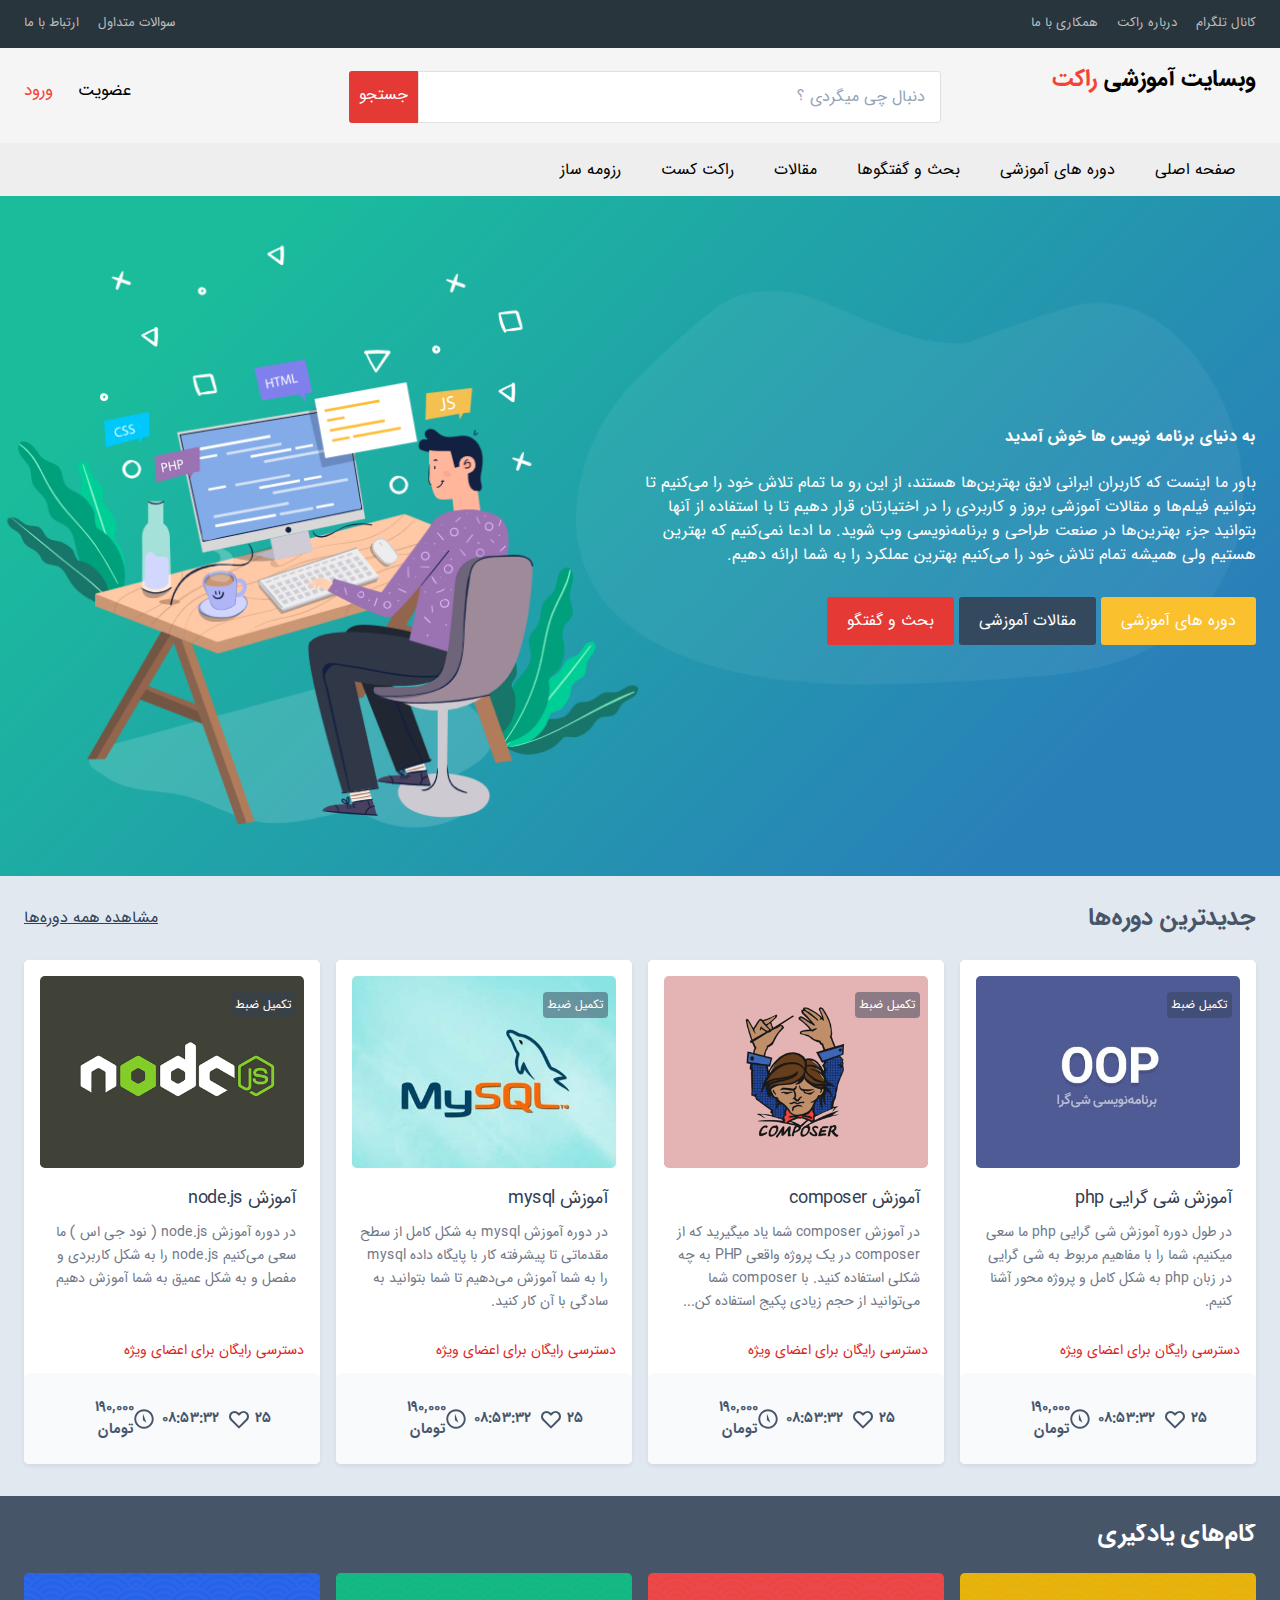
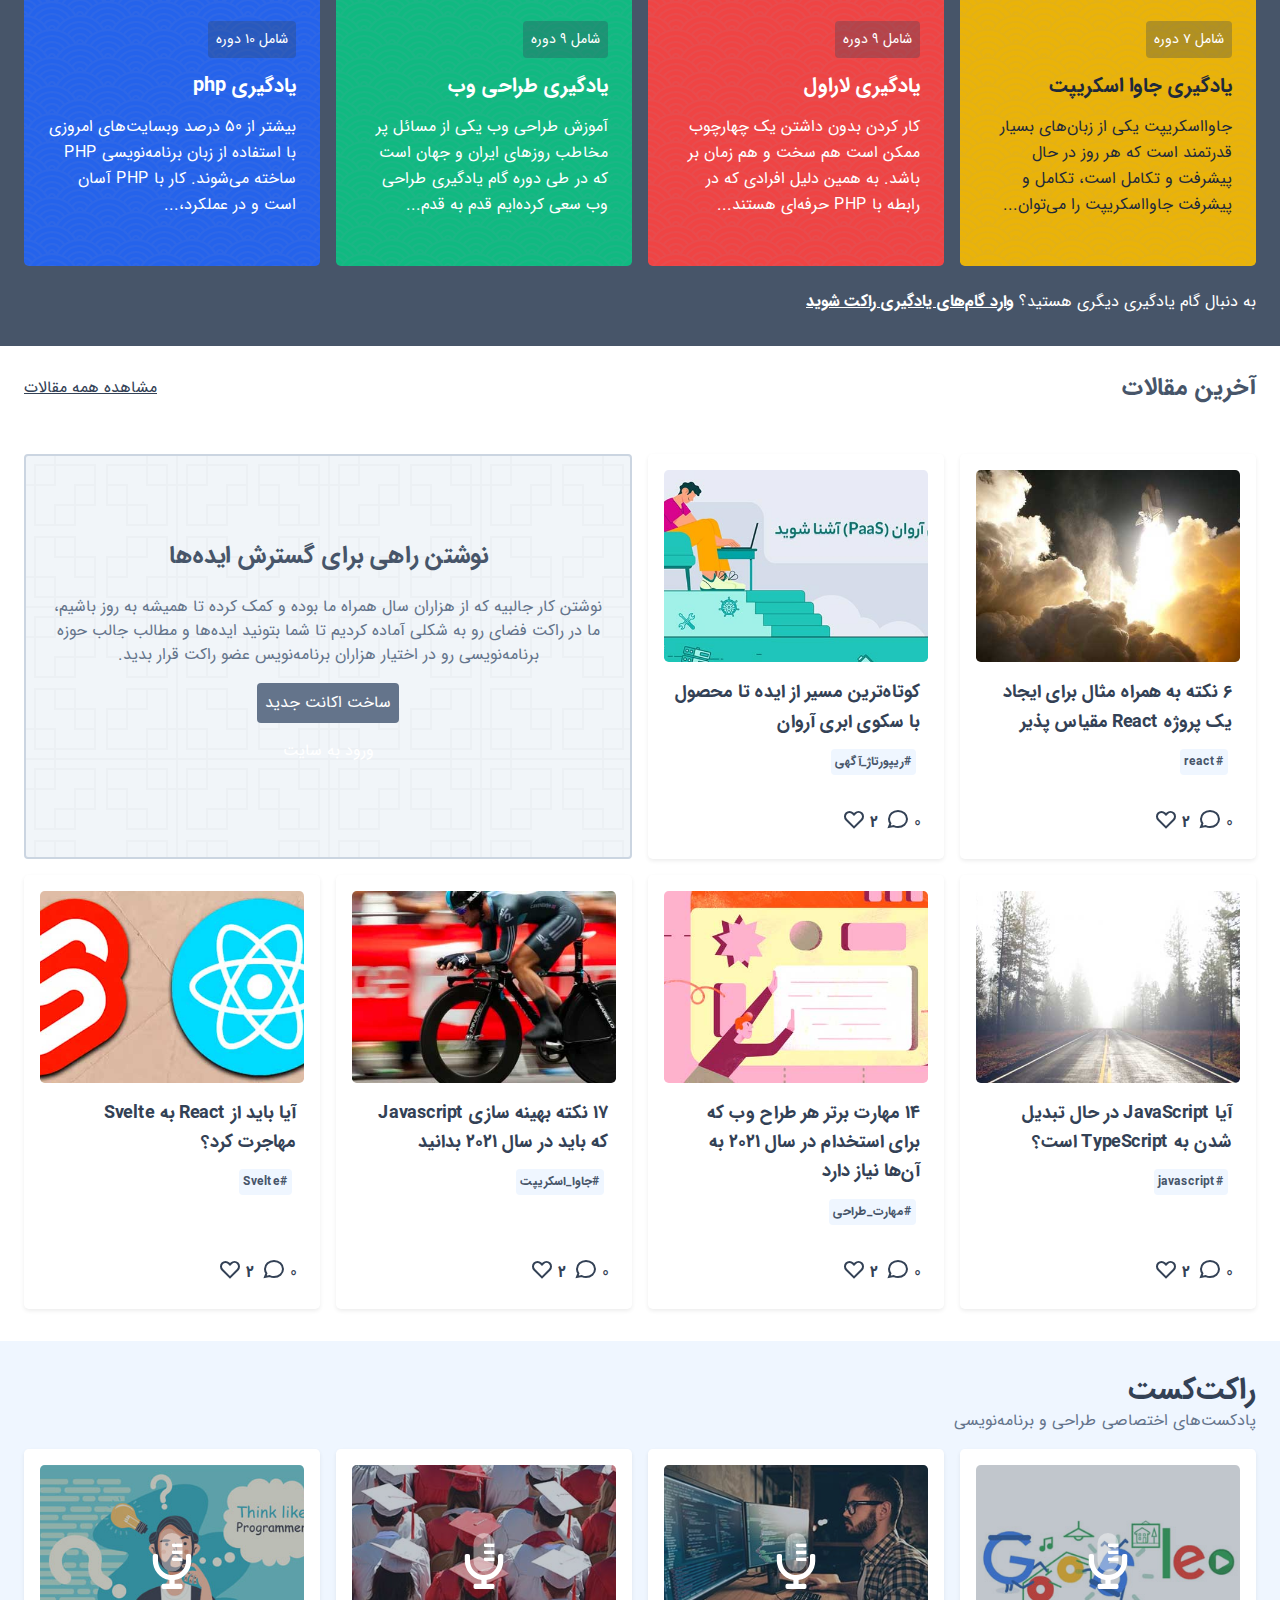
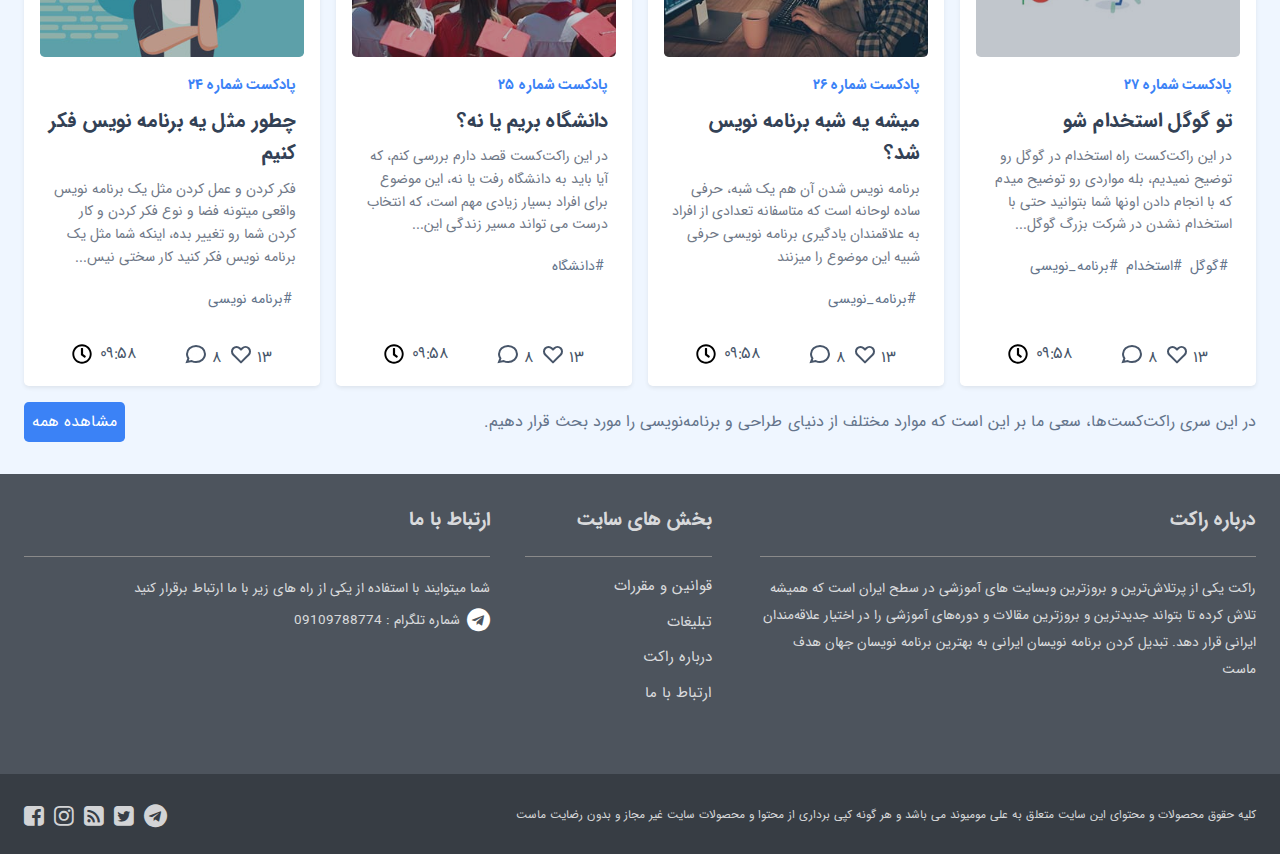
<file: index.html>
﻿<!doctype html>
<html lang="en">

<head>
    <!-- Required meta tags -->
    <meta charset="utf-8">
    <meta name="viewport" content="width=device-width, initial-scale=1, shrink-to-fit=no">

    <link rel="stylesheet" href="css/bootstrap-rtl.min.css">
    <link rel="stylesheet" href="css/font-awesome.min.css">
    <link rel="stylesheet" href="css/owl.carousel.min.css">
    <link rel="stylesheet" href="css/owl.theme.default.min.css">
    <link rel="stylesheet" href="css/jquery.sidr.bare.css">
    <link rel="stylesheet" href="css/normalize.css">
    <link rel="stylesheet" href="css/style.css">
    <link rel="stylesheet" href="css/responsive.css">
    <link rel="stylesheet" href="css/reg.css">

    <title>وبسایت آموزشی راکت</title>
</head>

<body>


    <header>
        <div class="container">
            <div class="row justify-content-between">
                <div class="col-12 col-sm-6 col-md-6 col-lg-6">
                    <div class="head__right">
                        <ul>
                            <li><a href="#">کانال تلگرام</a></li>
                            <li><a href="#">درباره راکت</a></li>
                            <li><a href="#">همکاری با ما</a></li>
                        </ul>
                    </div>
                </div>
                <div class="col-12 col-sm-6 col-md-6 col-lg-6">
                    <div class="head__left">
                        <ul>
                            <li><a href="#">سوالات متداول</a></li>
                            <li><a href="#">ارتباط با ما</a></li>
                        </ul>
                    </div>
                </div>
            </div>
        </div>
    </header>


    <div class="tose">
        <div class="container">
            <div class="row justify-content-between">
                <div class="col-10 col-sm-6 col-md-6 col-lg-3">
                    <div class="header__right">
                        <a href="index.html">
                            <h1>وبسایت آموزشی <span>راکت</span></h1>
                        </a>
                    </div>
                </div>

                <div class="col-2 col-sm-6 col-md-6 d-none d-block d-none d-lg-none d-none d-xl-none">
                    <div class="header__left-mob">
                        <a id="menu-sid" class="slidmenuv d-block d-lg-none" href="#sidr"><i class="fa fa-bars"></i></a>
                        <div id="sidr" class="slidmenuvii">
                            <div class="serch__mobail">
                                <form>
                                    <input type="text" placeholder="دنبال چی میگردی ؟">
                                </form>
                            </div>
                            <ul>
                                <li><a href="index.html">صفحه اصلی</a></li>
                                <li><a href="login.html">ورود</a></li>
                                <li><a href="register.html">عضویت</a></li>
                                <li><a href="#">بحث و گفتگوها</a></li>
                                <li><a href="series.html">دوره های آموزشی</a></li>
                                <li><a href="lessons.html">آخرین ویدیوها</a></li>
                                <li><a href="#">مقالات</a></li>
                                <li><a href="podcast.html">راکت کست</a></li>
                                <li><a href="#">کانال تلگرام</a></li>
                                <li><a href="#">ارتباط با ما</a></li>
                            </ul>
                        </div>
                    </div>
                </div>

                <div class="col-12 col-sm-4 d-none d-md-block col-lg-6">
                    <div class="header__center">
                        <form>
                            <input type="text" placeholder="دنبال چی میگردی ؟">
                            <button type="submit" name="search">جستجو</button>
                        </form>
                    </div>
                </div>
                <div class="col-12 col-sm-4 d-none d-md-block col-lg-3">
                    <div class="header__left">
                        <ul>
                            <li><a href="register.html" class="regstri">عضویت</a></li>
                            <li><a href="login.html" class="login">ورود</a></li>
                        </ul>
                    </div>
                </div>
            </div>
        </div>
    </div>

    <div class="kacstre">
        <div class="container">
            <div class="row justify-content-between">
                <div class="col-12 col-sm-6 d-none d-md-block col-lg-12">
                    <div class="header__menu">
                        <ul>
                            <li><a href="index.html">صفحه اصلی</a></li>
                            <li><a href="#">دوره های آموزشی</a>
                                <ul>
                                    <li><a href="series.html">همه دوره ها</a></li>
                                    <li><a href="lessons.html">آخرین ویدیوها</a></li>
                                    <li><a href="skills-chart.html">گام های یادگیری</a></li>
                                </ul>
                            </li>
                            <li><a href="#">بحث و گفتگوها</a></li>
                            <li><a href="#">مقالات</a></li>
                            <li><a href="podcast.html">راکت کست</a></li>
                            <li><a href="404.html">رزومه ساز</a></li>
                        </ul>
                    </div>
                </div>
            </div>
        </div>
    </div>

    <div class="special-suggest">
        <div class="slider" style="background: url(img/003.PNG) no-repeat 50% 50%;">
            <div class="container">
                <div class="special-suggest__item-info">
                    <div class="special-suggest__item-section">
                        <div class="special-suggest__item-title">
                            <h2>به دنیای برنامه نویس ها خوش آمدید</h2>
                        </div>
                        <div class="special-suggest__item-price">
                            <p>باور ما اینست که کاربران ایرانی لایق بهترین‌ها هستند، از این رو ما تمام تلاش خود را می‌کنیم تا بتوانیم فیلم‌ها و مقالات آموزشی بروز و کاربردی را در اختیارتان قرار دهیم تا با استفاده از آنها بتوانید جزء بهترین‌ها در صنعت طراحی
                                و برنامه‌نویسی وب شوید. ما ادعا نمی‌کنیم که بهترین هستیم ولی همیشه تمام تلاش خود را می‌کنیم بهترین عملکرد را به شما ارائه دهیم.</p>
                        </div>
                    </div>
                    <button class="btn yellow">
					<a href="series.html">دوره های آموزشی</a>
				</button>
                    <button class="btn blue-grey">
					<a href="articles.html">مقالات آموزشی</a>
				</button>
                    <button class="btn btn__red">
					<a href="#">بحث و گفتگو</a>
				</button>
                </div>
            </div>
        </div>
    </div>

    <div class="flex-1 pt-3 pb-8 bg-gray-200">
        <div class="container">
            <div class="flex justify-between items-center flex-wrap mb-4 pt-2">
                <a href="#" class="text-2xl font-bold text-gray-600 block">جدیدترین دوره‌ها</a>
                <a href="series.html" class="font-medium hover:no-underline underline">مشاهده همه دوره‌ها</a>
            </div>

            <div class="grid grid-cols-1 md:grid-cols-2 xl:grid-cols-4 grid-flow-row gap-4">
                <div>
                    <article class="flex flex-col h-full rounded-lg bg-white bg-white shadow-sm overflow-hidden">
                        <div class="h-48 overflow-hidden relative m-3 rounded-lg">
                            <span class="absolute left-0 top-0 ml-4 mt-4 cursor-pointer">
							<div class="flex items-center space-x-2 space-x-reverse"></div>
								</span>
                            <div class="absolute top-0.5 left-0 ml-12 mt-3"></div>
                            <img class="w-full h-full object-cover lozad" alt="آموزش شی گرایی php" src="img/shi.jpg">
                            <span class="absolute top-0 right-0 p-1 bg-gray-700 mt-3 mr-2 text-xs rounded text-white bg-opacity-50">تکمیل ضبط</span>
                        </div>
                        <div class="flex flex-col flex-1 space-y-3">
                            <div class="px-4 flex-grow">
                                <h2 class="font-medium text-lg leading-relaxed tracking-tight hover:underline"><a href="#"><span>آموزش شی گرایی php</span></a></h2>
                                <p class="mt-2 mb-3 text-sm opacity-70 leading-relaxed">
                                    در طول دوره آموزش شی گرایی php ما سعی میکنیم، شما را با مفاهیم مربوط به شی گرایی در زبان php به شکل کامل و پروژه محور آشنا کنیم.
                                </p>
                            </div>
                            <div class="space-y-3 mr-3">
                                <div class="text-sm text-red-600 font-medium flex items-center space-x-1 space-x-reverse">
                                    <span> دسترسی رایگان برای اعضای ویژه</span>
                                </div>
                            </div>
                            <div>
                                <div class="bg-gray-50 text-gray-600 rounded-lg py-4 px-5 ">
                                    <div class="flex justify-between items-center">
                                        <div class="flex items-baseline font-bold flex-row-reverse text-tiny">
                                            <div class="flex items-center space-x-2 space-x-reverse">
                                                <span>۰۸:۵۳:۳۲</span>
                                                <svg viewBox="0 0 512 512" class="w-5 h-5">
															<path fill="currentColor" d="M256 8C119 8 8 119 8 256s111 248 248 248 248-111 248-248S393 8 256 8zm0 448c-110.5 0-200-89.5-200-200S145.5 56 256 56s200 89.5 200 200-89.5 200-200 200zm61.8-104.4l-84.9-61.7c-3.1-2.3-4.9-5.9-4.9-9.7V116c0-62c6.6 0 12 5.4 12 12v141.7l66.8 48"></path>
														</svg>
                                            </div>

                                            <div class="ml-2 flex items-center space-x-1 space-x-reverse">
                                                <span class="font-bold">۲۵</span>
                                                <svg viewBox="0 0 24 24" stroke="currentColor" fill="none" class="w-6 h-6 hover:text-red-500 cursor-pointer">
														<path stroke-linecap="round" stroke-linejoin="round" stroke-width="2" d="M4.318 6.318a4.5 4.5 0 000 6.364L12 20.364l7.682-7.682a4.5 4.5 0 00-6.364-6.364L12 7.636l-1.318-1.318a4.5 4.5 0 00-6.364 0z"></path>
													</svg>
                                            </div>
                                        </div>
                                        <span class="font-bold text-tiny">۱۹۰,۰۰۰ تومان</span>
                                    </div>
                                </div>
                            </div>
                        </div>
                    </article>
                </div>

                <div>
                    <article class="flex flex-col h-full rounded-lg bg-white bg-white shadow-sm overflow-hidden">
                        <div class="h-48 overflow-hidden relative m-3 rounded-lg">
                            <span class="absolute left-0 top-0 ml-4 mt-4 cursor-pointer">
												<div class="flex items-center space-x-2 space-x-reverse"></div>
											</span>
                            <div class="absolute top-0.5 left-0 ml-12 mt-3"></div>
                            <img class="w-full h-full object-cover lozad" alt="آموزش composer" src="img/com.png">
                            <span class="absolute top-0 right-0 p-1 bg-gray-700 mt-3 mr-2 text-xs rounded text-white bg-opacity-50">تکمیل ضبط</span>
                        </div>
                        <div class="flex flex-col flex-1 space-y-3">
                            <div class="px-4 flex-grow">
                                <h2 class="font-medium text-lg leading-relaxed tracking-tight hover:underline"><a href="#"><span>آموزش composer</span></a></h2>
                                <p class="mt-2 mb-3 text-sm opacity-70 leading-relaxed">
                                    در آموزش composer شما یاد میگیرید که از composer در یک پروژه واقعی PHP به چه شکلی استفاده کنید. با composer شما می‌توانید از حجم زیادی پکیج استفاده کن...
                                </p>
                            </div>
                            <div class="space-y-3 mr-3">
                                <div class="text-sm text-red-600 font-medium flex items-center space-x-1 space-x-reverse">
                                    <span> دسترسی رایگان برای اعضای ویژه</span>
                                </div>
                            </div>
                            <div>
                                <div class="bg-gray-50 text-gray-600 rounded-lg py-4 px-5 ">
                                    <div class="flex justify-between items-center">
                                        <div class="flex items-baseline font-bold flex-row-reverse text-tiny">
                                            <div class="flex items-center space-x-2 space-x-reverse">
                                                <span>۰۸:۵۳:۳۲</span>
                                                <svg viewBox="0 0 512 512" class="w-5 h-5">
															<path fill="currentColor" d="M256 8C119 8 8 119 8 256s111 248 248 248 248-111 248-248S393 8 256 8zm0 448c-110.5 0-200-89.5-200-200S145.5 56 256 56s200 89.5 200 200-89.5 200-200 200zm61.8-104.4l-84.9-61.7c-3.1-2.3-4.9-5.9-4.9-9.7V116c0-62c6.6 0 12 5.4 12 12v141.7l66.8 48"></path>
														</svg>
                                            </div>

                                            <div class="ml-2 flex items-center space-x-1 space-x-reverse">
                                                <span class="font-bold">۲۵</span>
                                                <svg viewBox="0 0 24 24" stroke="currentColor" fill="none" class="w-6 h-6 hover:text-red-500 cursor-pointer">
															<path stroke-linecap="round" stroke-linejoin="round" stroke-width="2" d="M4.318 6.318a4.5 4.5 0 000 6.364L12 20.364l7.682-7.682a4.5 4.5 0 00-6.364-6.364L12 7.636l-1.318-1.318a4.5 4.5 0 00-6.364 0z"></path>
														</svg>
                                            </div>
                                        </div>
                                        <span class="font-bold text-tiny">۱۹۰,۰۰۰ تومان</span>
                                    </div>
                                </div>
                            </div>
                        </div>
                    </article>
                </div>

                <div>
                    <article class="flex flex-col h-full rounded-lg bg-white bg-white shadow-sm overflow-hidden">
                        <div class="h-48 overflow-hidden relative m-3 rounded-lg">
                            <span class="absolute left-0 top-0 ml-4 mt-4 cursor-pointer">
												<div class="flex items-center space-x-2 space-x-reverse"></div>
											</span>
                            <div class="absolute top-0.5 left-0 ml-12 mt-3"></div>
                            <img class="w-full h-full object-cover lozad" alt="آموزش mysql" src="img/mysq.jpg">
                            <span class="absolute top-0 right-0 p-1 bg-gray-700 mt-3 mr-2 text-xs rounded text-white bg-opacity-50">تکمیل ضبط</span>
                        </div>
                        <div class="flex flex-col flex-1 space-y-3">
                            <div class="px-4 flex-grow">
                                <h2 class="font-medium text-lg leading-relaxed tracking-tight hover:underline"><a href="#"><span>آموزش mysql</span></a></h2>
                                <p class="mt-2 mb-3 text-sm opacity-70 leading-relaxed">
                                    در دوره آموزش mysql به شکل کامل از سطح مقدماتی تا پیشرفته کار با پایگاه داده mysql را به شما آموزش می‌دهیم تا شما بتوانید به سادگی با آن کار کنید.
                                </p>
                            </div>
                            <div class="space-y-3 mr-3">
                                <div class="text-sm text-red-600 font-medium flex items-center space-x-1 space-x-reverse">
                                    <span> دسترسی رایگان برای اعضای ویژه</span>
                                </div>
                            </div>
                            <div>
                                <div class="bg-gray-50 text-gray-600 rounded-lg py-4 px-5 ">
                                    <div class="flex justify-between items-center">
                                        <div class="flex items-baseline font-bold flex-row-reverse text-tiny">
                                            <div class="flex items-center space-x-2 space-x-reverse">
                                                <span>۰۸:۵۳:۳۲</span>
                                                <svg viewBox="0 0 512 512" class="w-5 h-5">
															<path fill="currentColor" d="M256 8C119 8 8 119 8 256s111 248 248 248 248-111 248-248S393 8 256 8zm0 448c-110.5 0-200-89.5-200-200S145.5 56 256 56s200 89.5 200 200-89.5 200-200 200zm61.8-104.4l-84.9-61.7c-3.1-2.3-4.9-5.9-4.9-9.7V116c0-62c6.6 0 12 5.4 12 12v141.7l66.8 48"></path>
														</svg>
                                            </div>

                                            <div class="ml-2 flex items-center space-x-1 space-x-reverse">
                                                <span class="font-bold">۲۵</span>
                                                <svg viewBox="0 0 24 24" stroke="currentColor" fill="none" class="w-6 h-6 hover:text-red-500 cursor-pointer">
															<path stroke-linecap="round" stroke-linejoin="round" stroke-width="2" d="M4.318 6.318a4.5 4.5 0 000 6.364L12 20.364l7.682-7.682a4.5 4.5 0 00-6.364-6.364L12 7.636l-1.318-1.318a4.5 4.5 0 00-6.364 0z"></path>
														</svg>
                                            </div>
                                        </div>
                                        <span class="font-bold text-tiny">۱۹۰,۰۰۰ تومان</span>
                                    </div>
                                </div>
                            </div>
                        </div>
                    </article>
                </div>

                <div>
                    <article class="flex flex-col h-full rounded-lg bg-white bg-white shadow-sm overflow-hidden">
                        <div class="h-48 overflow-hidden relative m-3 rounded-lg">
                            <span class="absolute left-0 top-0 ml-4 mt-4 cursor-pointer">
												<div class="flex items-center space-x-2 space-x-reverse"></div>
											</span>
                            <div class="absolute top-0.5 left-0 ml-12 mt-3"></div>
                            <img class="w-full h-full object-cover lozad" alt="آموزش node.js" src="img/node.png">
                            <span class="absolute top-0 right-0 p-1 bg-gray-700 mt-3 mr-2 text-xs rounded text-white bg-opacity-50">تکمیل ضبط</span>
                        </div>
                        <div class="flex flex-col flex-1 space-y-3">
                            <div class="px-4 flex-grow">
                                <h2 class="font-medium text-lg leading-relaxed tracking-tight hover:underline"><a href="#"><span>آموزش node.js</span></a></h2>
                                <p class="mt-2 mb-3 text-sm opacity-70 leading-relaxed">
                                    در دوره آموزش node.js ( نود جی اس ) ما سعی می‌کنیم node.js را به شکل کاربردی و مفصل و به شکل عمیق به شما آموزش دهیم
                                </p>
                            </div>
                            <div class="space-y-3 mr-3">
                                <div class="text-sm text-red-600 font-medium flex items-center space-x-1 space-x-reverse">
                                    <span> دسترسی رایگان برای اعضای ویژه</span>
                                </div>
                            </div>
                            <div>
                                <div class="bg-gray-50 text-gray-600 rounded-lg py-4 px-5 ">
                                    <div class="flex justify-between items-center">
                                        <div class="flex items-baseline font-bold flex-row-reverse text-tiny">
                                            <div class="flex items-center space-x-2 space-x-reverse">
                                                <span>۰۸:۵۳:۳۲</span>
                                                <svg viewBox="0 0 512 512" class="w-5 h-5">
															<path fill="currentColor" d="M256 8C119 8 8 119 8 256s111 248 248 248 248-111 248-248S393 8 256 8zm0 448c-110.5 0-200-89.5-200-200S145.5 56 256 56s200 89.5 200 200-89.5 200-200 200zm61.8-104.4l-84.9-61.7c-3.1-2.3-4.9-5.9-4.9-9.7V116c0-62c6.6 0 12 5.4 12 12v141.7l66.8 48"></path>
														</svg>
                                            </div>

                                            <div class="ml-2 flex items-center space-x-1 space-x-reverse">
                                                <span class="font-bold">۲۵</span>
                                                <svg viewBox="0 0 24 24" stroke="currentColor" fill="none" class="w-6 h-6 hover:text-red-500 cursor-pointer">
															<path stroke-linecap="round" stroke-linejoin="round" stroke-width="2" d="M4.318 6.318a4.5 4.5 0 000 6.364L12 20.364l7.682-7.682a4.5 4.5 0 00-6.364-6.364L12 7.636l-1.318-1.318a4.5 4.5 0 00-6.364 0z"></path>
														</svg>
                                            </div>
                                        </div>
                                        <span class="font-bold text-tiny">۱۹۰,۰۰۰ تومان</span>
                                    </div>
                                </div>
                            </div>
                        </div>
                    </article>
                </div>
            </div>
        </div>
    </div>
    </div>

    <div class="bg-gray-600 pt-4 pb-8">
        <div class="container">
            <div class="relative z-10">
                <h3 class="text-2xl mb-4 text-white font-bold hover:underline relative">
                    <span class="absolute h-1 w-32 bg-gray-600"></span>
                    <a href="skills-chart.html">گام‌های یادگیری</a>
                </h3>
                <div class="grid grid-cols-1 md:grid-cols-2 xl:grid-cols-4  grid-flow-row gap-4">
                    <div class="rounded-lg py-5 px-4 pattern-2 bg-yellow-500">
                        <div class="flex flex-col text-gray-800 space-y-4">
                            <span class="self-start flex bg-gray-700 bg-opacity-30 text-white p-2 rounded text-sm">شامل ۷ دوره</span>
                            <a href="#">
                                <h2 class="text-xl font-bold hover:underline">یادگیری جاوا اسکریپت</h2>
                            </a>
                            <p class="leading-relaxed">جاوااسکریپت یکی از زبان‌های بسیار قدرتمند است که هر روز در حال پیشرفت و تکامل است، تکامل و پیشرفت جاوااسکریپت را می‌توان...</p>
                        </div>
                    </div>
                    <div class="rounded-lg py-5 px-4 pattern-2 bg-red-500">
                        <div class="flex flex-col text-white space-y-4">
                            <span class="self-start flex bg-gray-700 bg-opacity-30 text-white p-2 rounded text-sm">شامل ۹ دوره</span>
                            <a href="#">
                                <h2 class="text-xl font-bold hover:underline">یادگیری لاراول</h2>
                            </a>
                            <p class="leading-relaxed">کار کردن بدون داشتن یک چهارچوب ممکن است هم سخت و هم زمان‌ بر باشد. به همین دلیل افرادی که در رابطه با PHP حرفه‌ای هستند...</p>

                        </div>
                    </div>
                    <div class="rounded-lg py-5 px-4 pattern-2 bg-emerald-500">
                        <div class="flex flex-col text-white space-y-4">
                            <span class="self-start flex bg-gray-700 bg-opacity-30 text-white p-2 rounded text-sm">شامل ۹ دوره</span>
                            <a href="#">
                                <h2 class="text-xl font-bold hover:underline">یادگیری طراحی وب</h2>
                            </a>
                            <p class="leading-relaxed">آموزش طراحی وب یکی از مسائل پر مخاطب روزهای ایران و جهان است که در طی دوره گام یادگیری طراحی وب سعی کرده‌ایم قدم به قدم...</p>

                        </div>
                    </div>
                    <div class="rounded-lg py-5 px-4 pattern-2 bg-blue-600">
                        <div class="flex flex-col text-white space-y-4">
                            <span class="self-start flex bg-gray-700 bg-opacity-30 text-white p-2 rounded text-sm">شامل ۱۰ دوره</span>
                            <a href="#">
                                <h2 class="text-xl font-bold hover:underline">یادگیری php</h2>
                            </a>
                            <p class="leading-relaxed">بیشتر از ۵۰‌ درصد وبسایت‌های امروزی با استفاده از زبان برنامه‌نویسی PHP ساخته می‌شوند. کار با PHP آسان است و در عملکرد،...</p>

                        </div>
                    </div>
                </div>
                <div class="text-white pt-4">
                    <span>به دنبال گام‌ یادگیری دیگری هستید‌؟ <a href="skills-chart.html" class="underline hover:no-underline font-bold">وارد گام‌های یادگیری راکت شوید</a></span>
                </div>
            </div>
        </div>
    </div>

    <div class="py-8 pt-4 gray_bg">
        <div class="box container">
            <div class="flex justify-between items-center flex-wrap mb-5">
                <a href="#" class="text-2xl font-bold text-gray-600 block">آخرین مقالات</a>
                <a href="#" class="font-medium hover:no-underline underline">مشاهده همه مقالات</a>
            </div>
            <div class="">
                <div class="grid grid-cols-1 md:grid-cols-4 grid-flow-row gap-4 relative">
                    <div>
                        <article class="flex flex-col h-full rounded-lg bg-white bg-white shadow-sm">
                            <div class="h-48 overflow-hidden relative m-3 rounded-lg">
                                <a href="#">
                                    <img class="w-full h-full object-cover lozad" alt="۶ نکته به همراه مثال برای ایجاد یک پروژه React مقیاس پذیر" src="img/reackt.jpg">
                                </a>
                            </div>
                            <div class="flex flex-col flex-1">
                                <div class="px-4 flex-grow space-y-2 text-gray-600">
                                    <h2 class="font-bold text-lg leading-relaxed tracking-tight text-gray-700 hover:underline"><a href="#">۶ نکته به همراه مثال برای ایجاد یک پروژه React مقیاس پذیر</a></h2>
                                    <div class="flex flex-wrap">
                                        <a class="text-xs hashtag font-bold bg-blue-50 p-1 m-1 rounded hover:bg-blue-100" href="#">react</a>
                                    </div>
                                </div>
                            </div>
                            <footer>
                                <div class="flex space-x-2 space-x-reverse text-base p-4">
                                    <div class="flex items-center space-x-1 space-x-reverse">
                                        <span class="font-medium pt-2">۰</span>
                                        <svg fill="none" stroke="currentColor" class="w-6 h-6">
										<path stroke-width="2" d="M8 12h.01M12 12h.01M16 12h.01M21 12c0 4.418-4.03 8-9 8a9.863 9.863 0 01-4.255-.949L3 20l1.395-3.72C3.512 15.042 3 13.574 3 12c0-4.418 4.03-8 9-8s9 3.582 9 8z"></path>
									</svg>
                                    </div>

                                    <div class="ml-2 flex items-center space-x-1 space-x-reverse">
                                        <span class="font-bold pt-2">۲</span>
                                        <svg stroke="currentColor" fill="none" class="w-6 h-6 hover:text-red-500 cursor-pointer">
										<path stroke-width="2" d="M4.318 6.318a4.5 4.5 0 000 6.364L12 20.364l7.682-7.682a4.5 4.5 0 00-6.364-6.364L12 7.636l-1.318-1.318a4.5 4.5 0 00-6.364 0z"></path>
									</svg>
                                    </div>
                                </div>
                            </footer>
                        </article>
                    </div>

                    <div>
                        <article class="flex flex-col h-full rounded-lg bg-white bg-white shadow-sm">
                            <div class="h-48 overflow-hidden relative m-3 rounded-lg">
                                <a href="#">
                                    <img class="w-full h-full object-cover lozad" alt="کوتاه‌ترین مسیر از ایده تا محصول با سکوی ابری آروان" src="img/passw.jpg">
                                </a>
                            </div>
                            <div class="flex flex-col flex-1">
                                <div class="px-4 flex-grow space-y-2 text-gray-600">
                                    <h2 class="font-bold text-lg leading-relaxed tracking-tight text-gray-700 hover:underline"><a href="#">کوتاه‌ترین مسیر از ایده تا محصول با سکوی ابری آروان</a></h2>
                                    <div class="flex flex-wrap">
                                        <a class="text-xs hashtag font-bold bg-blue-50 p-1 m-1 rounded hover:bg-blue-100" href="#">ریپورتاژ_آگهی</a>
                                    </div>
                                </div>
                            </div>
                            <footer>
                                <div class="flex space-x-2 space-x-reverse text-base p-4">
                                    <div class="flex items-center space-x-1 space-x-reverse">
                                        <span class="font-medium pt-2">۰</span>
                                        <svg fill="none" stroke="currentColor" class="w-6 h-6">
										<path stroke-width="2" d="M8 12h.01M12 12h.01M16 12h.01M21 12c0 4.418-4.03 8-9 8a9.863 9.863 0 01-4.255-.949L3 20l1.395-3.72C3.512 15.042 3 13.574 3 12c0-4.418 4.03-8 9-8s9 3.582 9 8z"></path>
									</svg>
                                    </div>

                                    <div class="ml-2 flex items-center space-x-1 space-x-reverse">
                                        <span class="font-bold pt-2">۲</span>
                                        <svg stroke="currentColor" fill="none" class="w-6 h-6 hover:text-red-500 cursor-pointer">
										<path stroke-width="2" d="M4.318 6.318a4.5 4.5 0 000 6.364L12 20.364l7.682-7.682a4.5 4.5 0 00-6.364-6.364L12 7.636l-1.318-1.318a4.5 4.5 0 00-6.364 0z"></path>
									</svg>
                                    </div>
                                </div>
                            </footer>
                        </article>
                    </div>

                    <div class="md:col-span-2 rounded border-2 space-y-4 border-solid border-gray-300 bg-gray-100 pattern-4 h-full p-6 flex justify-center items-center flex-col">
                        <h3 class="text-2xl font-bold mb-2 text-gray-600">نوشتن راهی برای گسترش ایده‌ها</h3>
                        <p class="leading-normal text-gray-500 text-center">نوشتن کار جالبیه که از هزاران سال همراه ما بوده و کمک کرده تا همیشه به روز باشیم، ما در راکت فضای رو به شکلی آماده کردیم تا شما بتونید ایده‌ها و مطالب جالب حوزه برنامه‌نویسی رو در اختیار هزاران برنامه‌نویس عضو راکت قرار بدید.</p>
                        <div class="flex flex-col items-center font-medium space-y-2">
                            <a href="register.html" class="bg-gray-500 text-center p-2 rounded text-white hover:bg-gray-600 hover:text-white">ساخت اکانت جدید</a>
                            <a href="login.html" class="hover:bg-gray-200 hover:text-gray-500 text-gray-500 text-center p-2 rounded text-white">ورود به سایت</a>
                        </div>
                    </div>


                    <div>
                        <article class="flex flex-col h-full rounded-lg bg-white bg-white shadow-sm">
                            <div class="h-48 overflow-hidden relative m-3 rounded-lg">
                                <a href="#">
                                    <img class="w-full h-full object-cover lozad" alt="آیا JavaScript در حال تبدیل شدن به TypeScript است؟" src="img/drak.jpg">
                                </a>
                            </div>
                            <div class="flex flex-col flex-1">
                                <div class="px-4 flex-grow space-y-2 text-gray-600">
                                    <h2 class="font-bold text-lg leading-relaxed tracking-tight text-gray-700 hover:underline"><a href="#">آیا JavaScript در حال تبدیل شدن به TypeScript است؟</a></h2>
                                    <div class="flex flex-wrap">
                                        <a class="text-xs hashtag font-bold bg-blue-50 p-1 m-1 rounded hover:bg-blue-100" href="#">javascript</a>
                                    </div>
                                </div>
                            </div>
                            <footer>
                                <div class="flex space-x-2 space-x-reverse text-base p-4">
                                    <div class="flex items-center space-x-1 space-x-reverse">
                                        <span class="font-medium pt-2">۰</span>
                                        <svg fill="none" stroke="currentColor" class="w-6 h-6">
										<path stroke-width="2" d="M8 12h.01M12 12h.01M16 12h.01M21 12c0 4.418-4.03 8-9 8a9.863 9.863 0 01-4.255-.949L3 20l1.395-3.72C3.512 15.042 3 13.574 3 12c0-4.418 4.03-8 9-8s9 3.582 9 8z"></path>
									</svg>
                                    </div>

                                    <div class="ml-2 flex items-center space-x-1 space-x-reverse">
                                        <span class="font-bold pt-2">۲</span>
                                        <svg stroke="currentColor" fill="none" class="w-6 h-6 hover:text-red-500 cursor-pointer">
										<path stroke-width="2" d="M4.318 6.318a4.5 4.5 0 000 6.364L12 20.364l7.682-7.682a4.5 4.5 0 00-6.364-6.364L12 7.636l-1.318-1.318a4.5 4.5 0 00-6.364 0z"></path>
									</svg>
                                    </div>
                                </div>
                            </footer>
                        </article>
                    </div>

                    <div>
                        <article class="flex flex-col h-full rounded-lg bg-white bg-white shadow-sm">
                            <div class="h-48 overflow-hidden relative m-3 rounded-lg">
                                <a href="#">
                                    <img class="w-full h-full object-cover lozad" alt="۱۴ مهارت برتر هر طراح وب که برای استخدام در سال ۲۰۲۱ به آن‌ها نیاز دارد" src="img/maharta.jpg">
                                </a>
                            </div>
                            <div class="flex flex-col flex-1">
                                <div class="px-4 flex-grow space-y-2 text-gray-600">
                                    <h2 class="font-bold text-lg leading-relaxed tracking-tight text-gray-700 hover:underline"><a href="#">۱۴ مهارت برتر هر طراح وب که برای استخدام در سال ۲۰۲۱ به آن‌ها نیاز دارد</a></h2>
                                    <div class="flex flex-wrap">
                                        <a class="text-xs hashtag font-bold bg-blue-50 p-1 m-1 rounded hover:bg-blue-100" href="#">مهارت_طراحی</a>
                                    </div>
                                </div>
                            </div>
                            <footer>
                                <div class="flex space-x-2 space-x-reverse text-base p-4">
                                    <div class="flex items-center space-x-1 space-x-reverse">
                                        <span class="font-medium pt-2">۰</span>
                                        <svg fill="none" stroke="currentColor" class="w-6 h-6">
										<path stroke-width="2" d="M8 12h.01M12 12h.01M16 12h.01M21 12c0 4.418-4.03 8-9 8a9.863 9.863 0 01-4.255-.949L3 20l1.395-3.72C3.512 15.042 3 13.574 3 12c0-4.418 4.03-8 9-8s9 3.582 9 8z"></path>
									</svg>
                                    </div>

                                    <div class="ml-2 flex items-center space-x-1 space-x-reverse">
                                        <span class="font-bold pt-2">۲</span>
                                        <svg stroke="currentColor" fill="none" class="w-6 h-6 hover:text-red-500 cursor-pointer">
										<path stroke-width="2" d="M4.318 6.318a4.5 4.5 0 000 6.364L12 20.364l7.682-7.682a4.5 4.5 0 00-6.364-6.364L12 7.636l-1.318-1.318a4.5 4.5 0 00-6.364 0z"></path>
									</svg>
                                    </div>
                                </div>
                            </footer>
                        </article>
                    </div>

                    <div>
                        <article class="flex flex-col h-full rounded-lg bg-white bg-white shadow-sm">
                            <div class="h-48 overflow-hidden relative m-3 rounded-lg">
                                <a href="#">
                                    <img class="w-full h-full object-cover lozad" alt="۱۷ نکته بهینه‌ سازی Javascript که باید در سال ۲۰۲۱ بدانید" src="img/chark.jpg">
                                </a>
                            </div>
                            <div class="flex flex-col flex-1">
                                <div class="px-4 flex-grow space-y-2 text-gray-600">
                                    <h2 class="font-bold text-lg leading-relaxed tracking-tight text-gray-700 hover:underline"><a href="#">۱۷ نکته بهینه‌ سازی Javascript که باید در سال ۲۰۲۱ بدانید</a></h2>
                                    <div class="flex flex-wrap">
                                        <a class="text-xs hashtag font-bold bg-blue-50 p-1 m-1 rounded hover:bg-blue-100" href="#">جاوا_اسکریپت</a>
                                    </div>
                                </div>
                            </div>
                            <footer>
                                <div class="flex space-x-2 space-x-reverse text-base p-4">
                                    <div class="flex items-center space-x-1 space-x-reverse">
                                        <span class="font-medium pt-2">۰</span>
                                        <svg fill="none" stroke="currentColor" class="w-6 h-6">
										<path stroke-width="2" d="M8 12h.01M12 12h.01M16 12h.01M21 12c0 4.418-4.03 8-9 8a9.863 9.863 0 01-4.255-.949L3 20l1.395-3.72C3.512 15.042 3 13.574 3 12c0-4.418 4.03-8 9-8s9 3.582 9 8z"></path>
									</svg>
                                    </div>

                                    <div class="ml-2 flex items-center space-x-1 space-x-reverse">
                                        <span class="font-bold pt-2">۲</span>
                                        <svg stroke="currentColor" fill="none" class="w-6 h-6 hover:text-red-500 cursor-pointer">
										<path stroke-width="2" d="M4.318 6.318a4.5 4.5 0 000 6.364L12 20.364l7.682-7.682a4.5 4.5 0 00-6.364-6.364L12 7.636l-1.318-1.318a4.5 4.5 0 00-6.364 0z"></path>
									</svg>
                                    </div>
                                </div>
                            </footer>
                        </article>
                    </div>

                    <div>
                        <article class="flex flex-col h-full rounded-lg bg-white bg-white shadow-sm">
                            <div class="h-48 overflow-hidden relative m-3 rounded-lg">
                                <a href="#">
                                    <img class="w-full h-full object-cover lozad" alt="آیا باید از React به Svelte مهاجرت کرد؟" src="img/Svelte.jpg">
                                </a>
                            </div>
                            <div class="flex flex-col flex-1">
                                <div class="px-4 flex-grow space-y-2 text-gray-600">
                                    <h2 class="font-bold text-lg leading-relaxed tracking-tight text-gray-700 hover:underline"><a href="#">آیا باید از React به Svelte مهاجرت کرد؟</a></h2>
                                    <div class="flex flex-wrap">
                                        <a class="text-xs hashtag font-bold bg-blue-50 p-1 m-1 rounded hover:bg-blue-100" href="#">Svelte</a>
                                    </div>
                                </div>
                            </div>
                            <footer>
                                <div class="flex space-x-2 space-x-reverse text-base p-4">
                                    <div class="flex items-center space-x-1 space-x-reverse">
                                        <span class="font-medium pt-2">۰</span>
                                        <svg fill="none" stroke="currentColor" class="w-6 h-6">
										<path stroke-width="2" d="M8 12h.01M12 12h.01M16 12h.01M21 12c0 4.418-4.03 8-9 8a9.863 9.863 0 01-4.255-.949L3 20l1.395-3.72C3.512 15.042 3 13.574 3 12c0-4.418 4.03-8 9-8s9 3.582 9 8z"></path>
									</svg>
                                    </div>

                                    <div class="ml-2 flex items-center space-x-1 space-x-reverse">
                                        <span class="font-bold pt-2">۲</span>
                                        <svg stroke="currentColor" fill="none" class="w-6 h-6 hover:text-red-500 cursor-pointer">
										<path stroke-width="2" d="M4.318 6.318a4.5 4.5 0 000 6.364L12 20.364l7.682-7.682a4.5 4.5 0 00-6.364-6.364L12 7.636l-1.318-1.318a4.5 4.5 0 00-6.364 0z"></path>
									</svg>
                                    </div>
                                </div>
                            </footer>
                        </article>
                    </div>
                </div>
            </div>
        </div>
    </div>


    <div class="bg-blue-50 pattern-3 py-8">
        <div class="container">
            <div class="relative z-50 space-y-4">
                <div>
                    <h3 class="text-3xl font-bold">راکت‌کست</h3>
                    <p class="text-gray-500">پادکست‌های اختصاصی طراحی و برنامه‌نویسی</p>
                </div>
                <div class="grid grid-cols-1 md:grid-cols-2 xl:grid-cols-4 grid-flow-row gap-4">
                    <article class="flex flex-col h-full rounded-lg bg-white bg-white shadow-sm">
                        <div class="h-48 overflow-hidden relative m-3 rounded-lg">
                            <div class="absolute w-full h-full bg-gray-700 bg-opacity-30 flex justify-center items-center">
                                <svg viewBox="0 0 352 512" class="w-14 h-14 text-white text-opacity-90">
								<path fill="currentColor" d="M80 256V96a96 96 0 0 1 192 0h-85.33c-5.89 0-10.67 3.58-10.67 8v16c0 4.42 4.78 8 10.67 8H272v32h-85.33c-5.89 0-10.67 3.58-10.67 8v16c0 4.42 4.78 8 10.67 8H272v32h-85.33c-5.89 0-10.67 3.58-10.67 8v16c0 4.42 4.78 8 10.67 8H272a96 96 0 0 1-192 0z" class="opacity-40"></path>
								<path fill="currentColor" d="M186.67 128H272V96h-85.33c-5.89 0-10.67 3.58-10.67 8v16c0 4.42 4.78 8 10.67 8zm0 64H272v-32h-85.33c-5.89 0-10.67 3.58-10.67 8v16c0 4.42 4.78 8 10.67 8zM336 192h-16a16 16 0 0 0-16 16v48a128.15 128.15 0 0 1-140.79 127.38C96.71 376.89 48 317.11 48 250.3V208a16 16 0 0 0-16-16H16a16 16 0 0 0-16 16v40.16c0 89.64 64 169.55 152 181.69V464H96a16 16 0 0 0-16 16v16a16 16 0 0 0 16 16h160a16 16 0 0 0 16-16v-16a16 16 0 0 0-16-16h-56v-33.77C285.71 418.47 352 344.9 352 256v-48a16 16 0 0 0-16-16zm-149.33 64H272v-32h-85.33c-5.89 0-10.67 3.58-10.67 8v16c0 4.42 4.78 8 10.67 8z" class="fa-primary"></path>
							</svg>
                            </div>
                            <img class="w-full h-full object-cover lozad" alt="تو گوگل استخدام شو" src="img/togoogle.jpg">
                        </div>
                        <div class="flex flex-col flex-1">
                            <div class="px-4 flex-grow space-y-2 mb-4">
                                <span class="text-blue-500 font-bold text-tiny">پادکست شماره ۲۷</span>
                                <h2 class="font-bold text-xl leading-relaxed tracking-tight hover:underline"><a href="#"><span>تو گوگل استخدام شو</span></a></h2>
                                <p class="mt-2 mb-3 text-sm opacity-70 leading-relaxed">
                                    در این راکت‌کست راه استخدام در گوگل رو توضیح نمیدیم، بله مواردی رو توضیح میدم که با انجام دادن اونها شما بتوانید حتی با استخدام نشدن در شرکت بزرگ گوگل...
                                </p>
                                <div class="flex">
                                    <a class=" hashtag rounded text-sm p-1 text-gray-500" href="#">گوگل</a>
                                    <a class=" hashtag rounded text-sm p-1 text-gray-500" href="#">استخدام</a>
                                    <a class=" hashtag rounded text-sm p-1 text-gray-500" href="#">برنامه_نویسی</a>
                                </div>
                            </div>
                            <div class="text-gray-600 pb-3 px-5">
                                <div class="flex justify-between items-center">
                                    <div class="flex items-center space-x-2 space-x-reverse">
                                        <div class="flex items-center space-x-1 space-x-reverse">
                                            <span class="font-medium pt-2">۱۳</span>
                                            <svg stroke="currentColor" fill="none" class="w-6 h-6 hover:text-red-500 cursor-pointer">
											<path stroke-linejoin="round" stroke-width="2" d="M4.318 6.318a4.5 4.5 0 000 6.364L12 20.364l7.682-7.682a4.5 4.5 0 00-6.364-6.364L12 7.636l-1.318-1.318a4.5 4.5 0 00-6.364 0z"></path>
										</svg>
                                        </div>
                                        <div class="flex items-center space-x-1 space-x-reverse">
                                            <span class="font-medium pt-2">۸</span>
                                            <svg fill="none" stroke="currentColor" class="w-6 h-6">
											<path stroke-width="2" d="M8 12h.01M12 12h.01M16 12h.01M21 12c0 4.418-4.03 8-9 8a9.863 9.863 0 01-4.255-.949L3 20l1.395-3.72C3.512 15.042 3 13.574 3 12c0-4.418 4.03-8 9-8s9 3.582 9 8z"></path>
										</svg>
                                        </div>
                                    </div>
                                    <div class="flex items-center space-x-2 space-x-reverse">
                                        <span>۰۹:۵۸</span>
                                        <svg viewBox="0 0 512 512" class="w-5 h-5">
										<path d="M256 8C119 8 8 119 8 256s111 248 248 248 248-111 248-248S393 8 256 8zm0 448c-110.5 0-200-89.5-200-200S145.5 56 256 56s200 89.5 200 200-89.5 200-200 200zm61.8-104.4l-84.9-61.7c-3.1-2.3-4.9-5.9-4.9-9.7V116c0-6.6 5.4-12 12-12h32c6.6 0 12 5.4 12 12v141.7l66.8 48.6c5.4 3.9 6.5 11.4 2.6 16.8L334.6 349c-3.9 5.3-11.4 6.5-16.8 2.6z" class=""></path>
									</svg>
                                    </div>
                                </div>
                            </div>
                        </div>
                    </article>

                    <article class="flex flex-col h-full rounded-lg bg-white bg-white shadow-sm">
                        <div class="h-48 overflow-hidden relative m-3 rounded-lg">
                            <div class="absolute w-full h-full bg-gray-700 bg-opacity-30 flex justify-center items-center">
                                <svg viewBox="0 0 352 512" class="w-14 h-14 text-white text-opacity-90">
								<path fill="currentColor" d="M80 256V96a96 96 0 0 1 192 0h-85.33c-5.89 0-10.67 3.58-10.67 8v16c0 4.42 4.78 8 10.67 8H272v32h-85.33c-5.89 0-10.67 3.58-10.67 8v16c0 4.42 4.78 8 10.67 8H272v32h-85.33c-5.89 0-10.67 3.58-10.67 8v16c0 4.42 4.78 8 10.67 8H272a96 96 0 0 1-192 0z" class="opacity-40"></path>
								<path fill="currentColor" d="M186.67 128H272V96h-85.33c-5.89 0-10.67 3.58-10.67 8v16c0 4.42 4.78 8 10.67 8zm0 64H272v-32h-85.33c-5.89 0-10.67 3.58-10.67 8v16c0 4.42 4.78 8 10.67 8zM336 192h-16a16 16 0 0 0-16 16v48a128.15 128.15 0 0 1-140.79 127.38C96.71 376.89 48 317.11 48 250.3V208a16 16 0 0 0-16-16H16a16 16 0 0 0-16 16v40.16c0 89.64 64 169.55 152 181.69V464H96a16 16 0 0 0-16 16v16a16 16 0 0 0 16 16h160a16 16 0 0 0 16-16v-16a16 16 0 0 0-16-16h-56v-33.77C285.71 418.47 352 344.9 352 256v-48a16 16 0 0 0-16-16zm-149.33 64H272v-32h-85.33c-5.89 0-10.67 3.58-10.67 8v16c0 4.42 4.78 8 10.67 8z" class="fa-primary"></path>
							</svg>
                            </div>
                            <img class="w-full h-full object-cover lozad" alt="میشه یه شبه برنامه نویس شد؟" src="img/afd.jpg">
                        </div>
                        <div class="flex flex-col flex-1">
                            <div class="px-4 flex-grow space-y-2 mb-4">
                                <span class="text-blue-500 font-bold text-tiny">پادکست شماره ۲۶</span>
                                <h2 class="font-bold text-xl leading-relaxed tracking-tight hover:underline"><a href="#"><span>میشه یه شبه برنامه نویس شد؟</span></a></h2>
                                <p class="mt-2 mb-3 text-sm opacity-70 leading-relaxed">
                                    برنامه نویس شدن آن هم یک شبه، حرفی ساده لوحانه است که متاسفانه تعدادی از افراد به علاقمندان یادگیری برنامه نویسی حرفی شبیه این موضوع را میزنند
                                </p>
                                <div class="flex">
                                    <a class=" hashtag rounded text-sm p-1 text-gray-500" href="#">برنامه_نویسی</a>
                                </div>
                            </div>
                            <div class="text-gray-600 pb-3 px-5">
                                <div class="flex justify-between items-center">
                                    <div class="flex items-center space-x-2 space-x-reverse">
                                        <div class="flex items-center space-x-1 space-x-reverse">
                                            <span class="font-medium pt-2">۱۳</span>
                                            <svg stroke="currentColor" fill="none" class="w-6 h-6 hover:text-red-500 cursor-pointer">
											<path stroke-linejoin="round" stroke-width="2" d="M4.318 6.318a4.5 4.5 0 000 6.364L12 20.364l7.682-7.682a4.5 4.5 0 00-6.364-6.364L12 7.636l-1.318-1.318a4.5 4.5 0 00-6.364 0z"></path>
										</svg>
                                        </div>
                                        <div class="flex items-center space-x-1 space-x-reverse">
                                            <span class="font-medium pt-2">۸</span>
                                            <svg fill="none" stroke="currentColor" class="w-6 h-6">
											<path stroke-width="2" d="M8 12h.01M12 12h.01M16 12h.01M21 12c0 4.418-4.03 8-9 8a9.863 9.863 0 01-4.255-.949L3 20l1.395-3.72C3.512 15.042 3 13.574 3 12c0-4.418 4.03-8 9-8s9 3.582 9 8z"></path>
										</svg>
                                        </div>
                                    </div>
                                    <div class="flex items-center space-x-2 space-x-reverse">
                                        <span>۰۹:۵۸</span>
                                        <svg viewBox="0 0 512 512" class="w-5 h-5">
										<path d="M256 8C119 8 8 119 8 256s111 248 248 248 248-111 248-248S393 8 256 8zm0 448c-110.5 0-200-89.5-200-200S145.5 56 256 56s200 89.5 200 200-89.5 200-200 200zm61.8-104.4l-84.9-61.7c-3.1-2.3-4.9-5.9-4.9-9.7V116c0-6.6 5.4-12 12-12h32c6.6 0 12 5.4 12 12v141.7l66.8 48.6c5.4 3.9 6.5 11.4 2.6 16.8L334.6 349c-3.9 5.3-11.4 6.5-16.8 2.6z" class=""></path>
									</svg>
                                    </div>
                                </div>
                            </div>
                        </div>
                    </article>

                    <article class="flex flex-col h-full rounded-lg bg-white bg-white shadow-sm">
                        <div class="h-48 overflow-hidden relative m-3 rounded-lg">
                            <div class="absolute w-full h-full bg-gray-700 bg-opacity-30 flex justify-center items-center">
                                <svg viewBox="0 0 352 512" class="w-14 h-14 text-white text-opacity-90">
								<path fill="currentColor" d="M80 256V96a96 96 0 0 1 192 0h-85.33c-5.89 0-10.67 3.58-10.67 8v16c0 4.42 4.78 8 10.67 8H272v32h-85.33c-5.89 0-10.67 3.58-10.67 8v16c0 4.42 4.78 8 10.67 8H272v32h-85.33c-5.89 0-10.67 3.58-10.67 8v16c0 4.42 4.78 8 10.67 8H272a96 96 0 0 1-192 0z" class="opacity-40"></path>
								<path fill="currentColor" d="M186.67 128H272V96h-85.33c-5.89 0-10.67 3.58-10.67 8v16c0 4.42 4.78 8 10.67 8zm0 64H272v-32h-85.33c-5.89 0-10.67 3.58-10.67 8v16c0 4.42 4.78 8 10.67 8zM336 192h-16a16 16 0 0 0-16 16v48a128.15 128.15 0 0 1-140.79 127.38C96.71 376.89 48 317.11 48 250.3V208a16 16 0 0 0-16-16H16a16 16 0 0 0-16 16v40.16c0 89.64 64 169.55 152 181.69V464H96a16 16 0 0 0-16 16v16a16 16 0 0 0 16 16h160a16 16 0 0 0 16-16v-16a16 16 0 0 0-16-16h-56v-33.77C285.71 418.47 352 344.9 352 256v-48a16 16 0 0 0-16-16zm-149.33 64H272v-32h-85.33c-5.89 0-10.67 3.58-10.67 8v16c0 4.42 4.78 8 10.67 8z" class="fa-primary"></path>
							</svg>
                            </div>
                            <img class="w-full h-full object-cover lozad" alt="دانشگاه بریم یا نه؟" src="img/dansh.jpg">
                        </div>
                        <div class="flex flex-col flex-1">
                            <div class="px-4 flex-grow space-y-2 mb-4">
                                <span class="text-blue-500 font-bold text-tiny">پادکست شماره ۲۵</span>
                                <h2 class="font-bold text-xl leading-relaxed tracking-tight hover:underline"><a href="#"><span>دانشگاه بریم یا نه؟</span></a></h2>
                                <p class="mt-2 mb-3 text-sm opacity-70 leading-relaxed">
                                    در این راکت‌کست قصد دارم بررسی کنم، که آیا باید به دانشگاه رفت یا نه، این موضوع برای افراد بسیار زیادی مهم است، که انتخاب درست می تواند مسیر زندگی این...
                                </p>
                                <div class="flex">
                                    <a class=" hashtag rounded text-sm p-1 text-gray-500" href="#">دانشگاه</a>
                                </div>
                            </div>
                            <div class="text-gray-600 pb-3 px-5">
                                <div class="flex justify-between items-center">
                                    <div class="flex items-center space-x-2 space-x-reverse">
                                        <div class="flex items-center space-x-1 space-x-reverse">
                                            <span class="font-medium pt-2">۱۳</span>
                                            <svg stroke="currentColor" fill="none" class="w-6 h-6 hover:text-red-500 cursor-pointer">
											<path stroke-linejoin="round" stroke-width="2" d="M4.318 6.318a4.5 4.5 0 000 6.364L12 20.364l7.682-7.682a4.5 4.5 0 00-6.364-6.364L12 7.636l-1.318-1.318a4.5 4.5 0 00-6.364 0z"></path>
										</svg>
                                        </div>
                                        <div class="flex items-center space-x-1 space-x-reverse">
                                            <span class="font-medium pt-2">۸</span>
                                            <svg fill="none" stroke="currentColor" class="w-6 h-6">
											<path stroke-width="2" d="M8 12h.01M12 12h.01M16 12h.01M21 12c0 4.418-4.03 8-9 8a9.863 9.863 0 01-4.255-.949L3 20l1.395-3.72C3.512 15.042 3 13.574 3 12c0-4.418 4.03-8 9-8s9 3.582 9 8z"></path>
										</svg>
                                        </div>
                                    </div>
                                    <div class="flex items-center space-x-2 space-x-reverse">
                                        <span>۰۹:۵۸</span>
                                        <svg viewBox="0 0 512 512" class="w-5 h-5">
										<path d="M256 8C119 8 8 119 8 256s111 248 248 248 248-111 248-248S393 8 256 8zm0 448c-110.5 0-200-89.5-200-200S145.5 56 256 56s200 89.5 200 200-89.5 200-200 200zm61.8-104.4l-84.9-61.7c-3.1-2.3-4.9-5.9-4.9-9.7V116c0-6.6 5.4-12 12-12h32c6.6 0 12 5.4 12 12v141.7l66.8 48.6c5.4 3.9 6.5 11.4 2.6 16.8L334.6 349c-3.9 5.3-11.4 6.5-16.8 2.6z" class=""></path>
									</svg>
                                    </div>
                                </div>
                            </div>
                        </div>
                    </article>

                    <article class="flex flex-col h-full rounded-lg bg-white bg-white shadow-sm">
                        <div class="h-48 overflow-hidden relative m-3 rounded-lg">
                            <div class="absolute w-full h-full bg-gray-700 bg-opacity-30 flex justify-center items-center">
                                <svg viewBox="0 0 352 512" class="w-14 h-14 text-white text-opacity-90">
								<path fill="currentColor" d="M80 256V96a96 96 0 0 1 192 0h-85.33c-5.89 0-10.67 3.58-10.67 8v16c0 4.42 4.78 8 10.67 8H272v32h-85.33c-5.89 0-10.67 3.58-10.67 8v16c0 4.42 4.78 8 10.67 8H272v32h-85.33c-5.89 0-10.67 3.58-10.67 8v16c0 4.42 4.78 8 10.67 8H272a96 96 0 0 1-192 0z" class="opacity-40"></path>
								<path fill="currentColor" d="M186.67 128H272V96h-85.33c-5.89 0-10.67 3.58-10.67 8v16c0 4.42 4.78 8 10.67 8zm0 64H272v-32h-85.33c-5.89 0-10.67 3.58-10.67 8v16c0 4.42 4.78 8 10.67 8zM336 192h-16a16 16 0 0 0-16 16v48a128.15 128.15 0 0 1-140.79 127.38C96.71 376.89 48 317.11 48 250.3V208a16 16 0 0 0-16-16H16a16 16 0 0 0-16 16v40.16c0 89.64 64 169.55 152 181.69V464H96a16 16 0 0 0-16 16v16a16 16 0 0 0 16 16h160a16 16 0 0 0 16-16v-16a16 16 0 0 0-16-16h-56v-33.77C285.71 418.47 352 344.9 352 256v-48a16 16 0 0 0-16-16zm-149.33 64H272v-32h-85.33c-5.89 0-10.67 3.58-10.67 8v16c0 4.42 4.78 8 10.67 8z" class="fa-primary"></path>
							</svg>
                            </div>
                            <img class="w-full h-full object-cover lozad" alt="چطور مثل یه برنامه نویس فکر کنیم" src="img/fakrr.jpg">
                        </div>
                        <div class="flex flex-col flex-1">
                            <div class="px-4 flex-grow space-y-2 mb-4">
                                <span class="text-blue-500 font-bold text-tiny">پادکست شماره ۲۴</span>
                                <h2 class="font-bold text-xl leading-relaxed tracking-tight hover:underline"><a href="#"><span>چطور مثل یه برنامه نویس فکر کنیم</span></a></h2>
                                <p class="mt-2 mb-3 text-sm opacity-70 leading-relaxed">
                                    فکر کردن و عمل کردن مثل یک برنامه نویس واقعی میتونه فضا و نوع فکر کردن و کار کردن شما رو تغییر بده، اینکه شما مثل یک برنامه نویس فکر کنید کار سختی نیس...
                                </p>
                                <div class="flex">
                                    <a class=" hashtag rounded text-sm p-1 text-gray-500" href="#">برنامه نویسی</a>
                                </div>
                            </div>
                            <div class="text-gray-600 pb-3 px-5">
                                <div class="flex justify-between items-center">
                                    <div class="flex items-center space-x-2 space-x-reverse">
                                        <div class="flex items-center space-x-1 space-x-reverse">
                                            <span class="font-medium pt-2">۱۳</span>
                                            <svg stroke="currentColor" fill="none" class="w-6 h-6 hover:text-red-500 cursor-pointer">
											<path stroke-linejoin="round" stroke-width="2" d="M4.318 6.318a4.5 4.5 0 000 6.364L12 20.364l7.682-7.682a4.5 4.5 0 00-6.364-6.364L12 7.636l-1.318-1.318a4.5 4.5 0 00-6.364 0z"></path>
										</svg>
                                        </div>
                                        <div class="flex items-center space-x-1 space-x-reverse">
                                            <span class="font-medium pt-2">۸</span>
                                            <svg fill="none" stroke="currentColor" class="w-6 h-6">
											<path stroke-width="2" d="M8 12h.01M12 12h.01M16 12h.01M21 12c0 4.418-4.03 8-9 8a9.863 9.863 0 01-4.255-.949L3 20l1.395-3.72C3.512 15.042 3 13.574 3 12c0-4.418 4.03-8 9-8s9 3.582 9 8z"></path>
										</svg>
                                        </div>
                                    </div>
                                    <div class="flex items-center space-x-2 space-x-reverse">
                                        <span>۰۹:۵۸</span>
                                        <svg viewBox="0 0 512 512" class="w-5 h-5">
										<path d="M256 8C119 8 8 119 8 256s111 248 248 248 248-111 248-248S393 8 256 8zm0 448c-110.5 0-200-89.5-200-200S145.5 56 256 56s200 89.5 200 200-89.5 200-200 200zm61.8-104.4l-84.9-61.7c-3.1-2.3-4.9-5.9-4.9-9.7V116c0-6.6 5.4-12 12-12h32c6.6 0 12 5.4 12 12v141.7l66.8 48.6c5.4 3.9 6.5 11.4 2.6 16.8L334.6 349c-3.9 5.3-11.4 6.5-16.8 2.6z" class=""></path>
									</svg>
                                    </div>
                                </div>
                            </div>
                        </div>
                    </article>
                </div>
                <div class="flex items-center justify-between">
                    <p class="text-gray-500">در این سری راکت‌کست‌ها، سعی ما بر این است که موارد مختلف از دنیای طراحی و برنامه‌نویسی را مورد بحث قرار دهیم.</p>
                    <a href="podcast.html" class="bg-blue-500 hover:text-white hover:bg-blue-600 text-white rounded-lg p-2">مشاهده همه</a>
                </div>
            </div>
        </div>
    </div>

    <div class="footer">
        <div class="foot" style="background: url(img/5463.PNG) no-repeat 50% 50%;">
            <div class="container">
                <div class="row justify-content-between">
                    <div class="col-12 col-sm-12 col-md-6 col-lg-6 col-xl-5">
                        <div class="box-footer darbarh">
                            <h4>درباره راکت</h4>
                            <p>راکت یکی از پرتلاش‌ترین و بروزترین وبسایت های آموزشی در سطح ایران است که همیشه تلاش کرده تا بتواند جدیدترین و بروزترین مقالات و دوره‌های آموزشی را در اختیار علاقه‌مندان ایرانی قرار دهد. تبدیل کردن برنامه نویسان ایرانی به بهترین
                                برنامه نویسان جهان هدف ماست </p>
                        </div>
                    </div>

                    <div class="col-12 col-sm-12 col-md-6 col-lg-6 col-xl-2">
                        <div class="box-footer baksh">
                            <h4>بخش های سایت</h4>
                            <ul>
                                <li><a href="#">قوانین و مقررات</a></li>
                                <li><a href="#">تبلیغات</a></li>
                                <li><a href="#">درباره راکت</a></li>
                                <li><a href="#">ارتباط با ما</a></li>
                            </ul>
                        </div>
                    </div>

                    <div class="col-12 col-sm-12 col-md-6 col-lg-6 col-xl-5">
                        <div class="box-footer artbat">
                            <h4>ارتباط با ما</h4>
                            <p>شما میتوایند با استفاده از یکی از راه های زیر با ما ارتباط برقرار کنید</p>
                            <i class="fa fa-telegram">
						<p class="telegram">شماره تلگرام : 09109788774</p></i>
                        </div>
                    </div>
                </div>
            </div>
        </div>
    </div>

    <div class="footer_bottom">
        <div class="foott" style="background: url(img/5678.PNG) no-repeat 50% 50%;">
            <div class="container">
                <div class="row justify-content-between">
                    <div class="col-12 col-sm-12 col-md-8 col-lg-8 col-xl-8">
                        <div class="copy">
                            <p>کليه حقوق محصولات و محتوای اين سایت متعلق به علی مومیوند می باشد و هر گونه کپی برداری از محتوا و محصولات سایت غیر مجاز و بدون رضایت ماست</p>
                        </div>
                    </div>
                    <div class="col-12 col-sm-12 col-md-4 col-lg-4 col-xl-4">
                        <div class="iconhaa">
                            <a href="#"><i class="fa fa-facebook-square"></i></a>
                            <a href="#"><i class="fa fa-instagram"></i></a>
                            <a href="#"><i class="fa fa-rss-square"></i></a>
                            <a href="#"><i class="fa fa-twitter-square"></i></a>
                            <a href="#"><i class="fa fa-telegram"></i></a>
                        </div>
                    </div>
                </div>
            </div>
        </div>
    </div>


    <!-- Optional JavaScript -->
    <!-- jQuery first, then Popper.js, then Bootstrap JS -->
    <script src="js/jquery-1.12.4.min.js"></script>
    <script src="js/jquery.sidr.min.js"></script>
    <script src="js/bootstrap.min.js"></script>
    <script src="js/owl.carousel.min.js"></script>

    <script>
        $(document).ready(function() {
            $(".sliderbox").owlCarousel({
                'items': 1,
                'rtl': true,

            });

            $('#menu-sid').sidr();

        });
    </script>

</body>

</html>
</file>
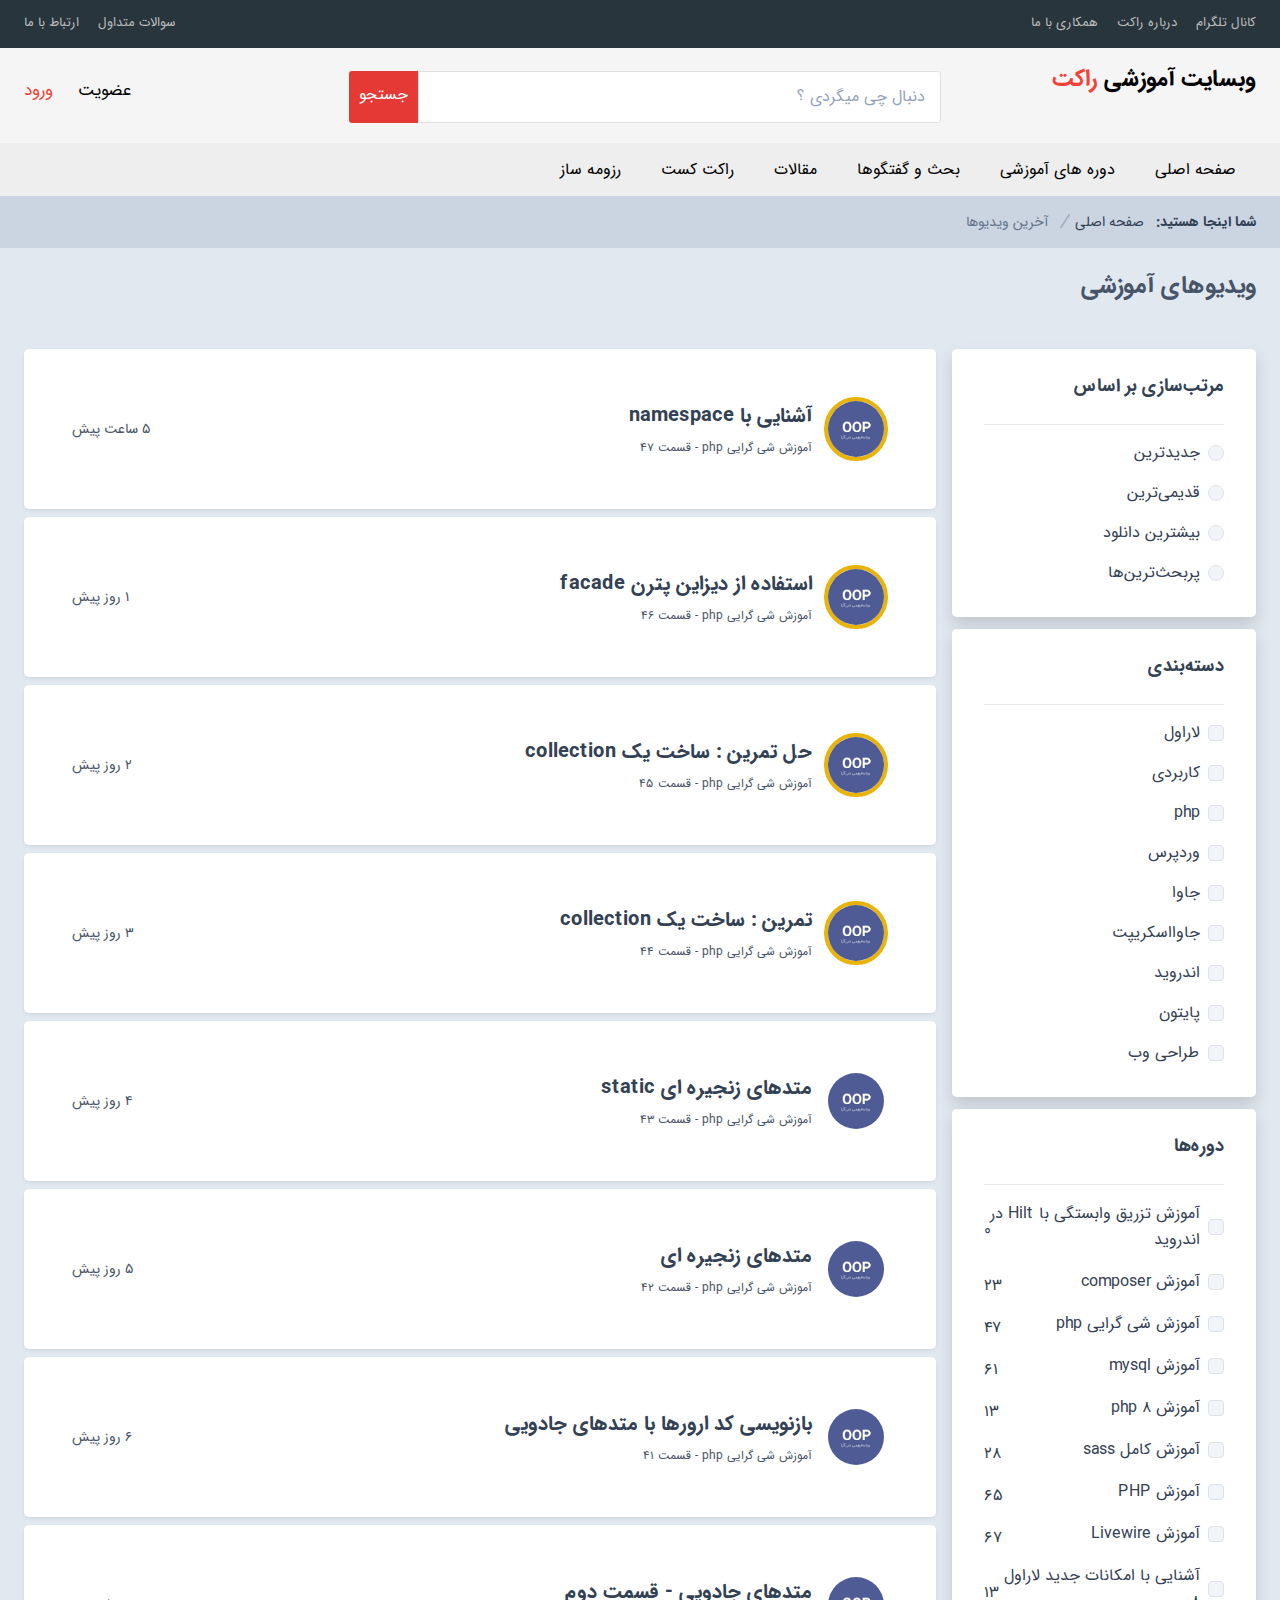
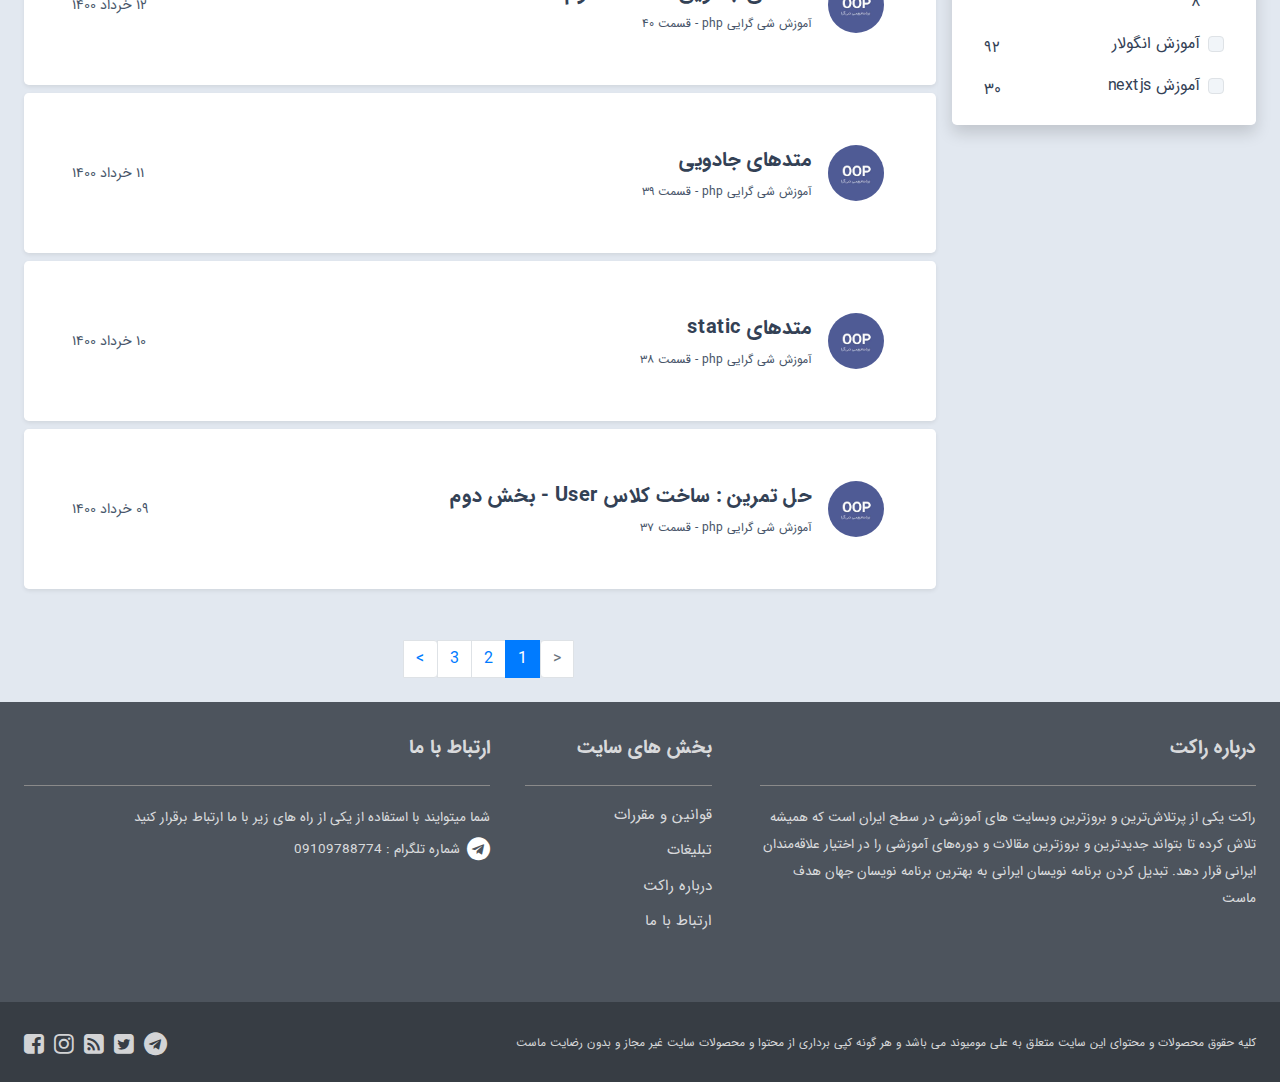
<file: lessons.html>
<!doctype html>
<html lang="en">

<head>
    <!-- Required meta tags -->
    <meta charset="utf-8">
    <meta name="viewport" content="width=device-width, initial-scale=1, shrink-to-fit=no">

    <link rel="stylesheet" href="css/bootstrap-rtl.min.css">
    <link rel="stylesheet" href="css/font-awesome.min.css">
    <link rel="stylesheet" href="css/owl.carousel.min.css">
    <link rel="stylesheet" href="css/owl.theme.default.min.css">
    <link rel="stylesheet" href="css/jquery.sidr.bare.css">
    <link rel="stylesheet" href="css/normalize.css">
    <link rel="stylesheet" href="css/style.css">
    <link rel="stylesheet" href="css/responsive.css">
    <link rel="stylesheet" href="css/reg.css">

    <title>وبسایت آموزشی راکت</title>
</head>

<body>


    <header>
        <div class="container">
            <div class="row justify-content-between">
                <div class="col-12 col-sm-6 col-md-6 col-lg-6">
                    <div class="head__right">
                        <ul>
                            <li><a href="#">کانال تلگرام</a></li>
                            <li><a href="#">درباره راکت</a></li>
                            <li><a href="#">همکاری با ما</a></li>
                        </ul>
                    </div>
                </div>
                <div class="col-12 col-sm-6 col-md-6 col-lg-6">
                    <div class="head__left">
                        <ul>
                            <li><a href="#">سوالات متداول</a></li>
                            <li><a href="#">ارتباط با ما</a></li>
                        </ul>
                    </div>
                </div>
            </div>
        </div>
    </header>


    <div class="tose">
        <div class="container">
            <div class="row justify-content-between">
                <div class="col-10 col-sm-6 col-md-6 col-lg-3">
                    <div class="header__right">
                        <a href="index.html">
                            <h1>وبسایت آموزشی <span>راکت</span></h1>
                        </a>
                    </div>
                </div>

                <div class="col-2 col-sm-6 col-md-6 d-none d-block d-none d-lg-none d-none d-xl-none">
                    <div class="header__left-mob">
                        <a id="menu-sid" class="slidmenuv d-block d-lg-none" href="#sidr"><i class="fa fa-bars"></i></a>
                        <div id="sidr" class="slidmenuvii">
                            <div class="serch__mobail">
                                <form>
                                    <input type="text" placeholder="دنبال چی میگردی ؟">
                                </form>
                            </div>
                            <ul>
                                <li><a href="index.html">صفحه اصلی</a></li>
                                <li><a href="login.html">ورود</a></li>
                                <li><a href="register.html">عضویت</a></li>
                                <li><a href="#">بحث و گفتگوها</a></li>
                                <li><a href="series.html">دوره های آموزشی</a></li>
                                <li><a href="lessons.html">آخرین ویدیوها</a></li>
                                <li><a href="#">مقالات</a></li>
                                <li><a href="podcast.html">راکت کست</a></li>
                                <li><a href="#">کانال تلگرام</a></li>
                                <li><a href="#">ارتباط با ما</a></li>
                            </ul>
                        </div>
                    </div>
                </div>

                <div class="col-12 col-sm-4 d-none d-md-block col-lg-6">
                    <div class="header__center">
                        <form>
                            <input type="text" placeholder="دنبال چی میگردی ؟">
                            <button type="submit" name="search">جستجو</button>
                        </form>
                    </div>
                </div>
                <div class="col-12 col-sm-4 d-none d-md-block col-lg-3">
                    <div class="header__left">
                        <ul>
                            <li><a href="register.html" class="regstri">عضویت</a></li>
                            <li><a href="login.html" class="login">ورود</a></li>
                        </ul>
                    </div>
                </div>
            </div>
        </div>
    </div>

    <div class="kacstre">
        <div class="container">
            <div class="row justify-content-between">
                <div class="col-12 col-sm-6 d-none d-md-block col-lg-12">
                    <div class="header__menu">
                        <ul>
                            <li><a href="index.html">صفحه اصلی</a></li>
                            <li><a href="#">دوره های آموزشی</a>
                                <ul>
                                    <li><a href="series.html">همه دوره ها</a></li>
                                    <li><a href="lessons.html">آخرین ویدیوها</a></li>
                                    <li><a href="skills-chart.html">گام های یادگیری</a></li>
                                </ul>
                            </li>
                            <li><a href="#">بحث و گفتگوها</a></li>
                            <li><a href="#">مقالات</a></li>
                            <li><a href="podcast.html">راکت کست</a></li>
                            <li><a href="404.html">رزومه ساز</a></li>
                        </ul>
                    </div>
                </div>
            </div>
        </div>
    </div>

    <div>
        <div class="bg-gray-300">
            <div class="container">
                <ol class="flex flex-wrap items-center space-x-3 space-x-reverse text-sm py-2">
                    <li class="leading-loose font-bold">شما اینجا هستید: </li>
                    <li class="leading-loose hover:text-blue-800 flex items-center">
                        <a href="index.html">
                            <span>صفحه‌ اصلی</span>
                        </a>
                        <i class="text-lg text-gray-400 mr-2">/</i>
                    </li>
                    <li class="leading-loose text-gray-500">
                        <span>آخرین ویدیوها</span>
                    </li>
                </ol>

            </div>
        </div>

        <div class="bg-gray-200 pt-3 py-6">
            <div class="container" id="episodes-page">
                <div class="flex justify-between items-center flex-wrap mb-5 pt-2">
                    <h1 class="text-2xl font-bold text-gray-600 block">ویدیو‌های آموزشی</h1>
                </div>
                <div class="flex flex-col md:flex-row md:space-x-4 md:space-x-reverse">
                    <div class="w-12/12 mb-3 md:mb-0 md:w-3/12 space-y-3">
                        <div class="py-6 px-2 shadow rounded-lg bg-white space-y-4">
                            <div class="pb-4 mx-4 border-b border-solid border-gray-800 border-opacity-10">
                                <span class="text-lg font-bold">مرتب‌سازی بر اساس</span>
                            </div>
                            <div class="px-4 space-y-2">
                                <div class="flex items-center justify-between">
                                    <label class="flex items-center space-x-2 space-x-reverse">
                                    <input class="form-radio w-4 h-4 rounded-full border border-gray-300 bg-gray-100" type="radio">
                                    <span class="font-medium">جدید‌ترین</span>
                                </label>
                                </div>
                                <div class="flex items-center justify-between">
                                    <label class="flex items-center space-x-2 space-x-reverse">
                                    <input class="form-radio w-4 h-4 rounded-full border border-gray-300 bg-gray-100" type="radio">
                                    <span class="font-medium">قدیمی‌ترین</span>
                                </label>
                                </div>
                                <div class="flex items-center justify-between">
                                    <label class="flex items-center space-x-2 space-x-reverse">
                                    <input class="form-radio w-4 h-4 rounded-full border border-gray-300 bg-gray-100" type="radio">
                                    <span class="font-medium">بیشترین‌ دانلود</span>
                                </label>
                                </div>
                                <div class="flex items-center justify-between">
                                    <label class="flex items-center space-x-2 space-x-reverse">
                                    <input class="form-radio w-4 h-4 rounded-full border border-gray-300 bg-gray-100" type="radio">
                                    <span class="font-medium">پربحث‌ترین‌ها</span>
                                </label>
                                </div>
                            </div>
                        </div>
                        <div class="py-6 px-2 shadow rounded-lg bg-white space-y-4">
                            <div class="pb-4 mx-4 border-b border-solid border-gray-800 border-opacity-10">
                                <span class="text-lg font-bold">دسته‌بندی</span>
                            </div>
                            <div class="px-4 space-y-2">
                                <div class="flex items-center justify-between">
                                    <label class="flex items-center space-x-2 space-x-reverse">
                                    <input class="form-checkbox w-4 h-4 rounded border border-gray-300 bg-gray-100" type="checkbox">
                                    <span class="font-medium">لاراول </span>
                                </label>
                                </div>
                                <div class="flex items-center justify-between">
                                    <label class="flex items-center space-x-2 space-x-reverse">
                                    <input class="form-checkbox w-4 h-4 rounded border border-gray-300 bg-gray-100" type="checkbox">
                                    <span class="font-medium">کاربردی</span>
                                </label>
                                </div>
                                <div class="flex items-center justify-between">
                                    <label class="flex items-center space-x-2 space-x-reverse">
                                    <input class="form-checkbox w-4 h-4 rounded border border-gray-300 bg-gray-100" type="checkbox">
                                    <span class="font-medium">php</span>
                                </label>
                                </div>
                                <div class="flex items-center justify-between">
                                    <label class="flex items-center space-x-2 space-x-reverse">
                                    <input class="form-checkbox w-4 h-4 rounded border border-gray-300 bg-gray-100" type="checkbox">
                                    <span class="font-medium">وردپرس</span>
                                </label>
                                </div>
                                <div class="flex items-center justify-between">
                                    <label class="flex items-center space-x-2 space-x-reverse">
                                    <input class="form-checkbox w-4 h-4 rounded border border-gray-300 bg-gray-100" type="checkbox">
                                    <span class="font-medium">جاوا</span>
                                </label>
                                </div>
                                <div class="flex items-center justify-between">
                                    <label class="flex items-center space-x-2 space-x-reverse">
                                    <input class="form-checkbox w-4 h-4 rounded border border-gray-300 bg-gray-100" type="checkbox">
                                    <span class="font-medium">جاوااسکریپت</span>
                                </label>
                                </div>
                                <div class="flex items-center justify-between">
                                    <label class="flex items-center space-x-2 space-x-reverse">
                                    <input class="form-checkbox w-4 h-4 rounded border border-gray-300 bg-gray-100" type="checkbox">
                                    <span class="font-medium">اندروید</span>
                                </label>
                                </div>
                                <div class="flex items-center justify-between">
                                    <label class="flex items-center space-x-2 space-x-reverse">
                                    <input class="form-checkbox w-4 h-4 rounded border border-gray-300 bg-gray-100" type="checkbox">
                                    <span class="font-medium">پایتون</span>
                                </label>
                                </div>
                                <div class="flex items-center justify-between">
                                    <label class="flex items-center space-x-2 space-x-reverse">
                                    <input class="form-checkbox w-4 h-4 rounded border border-gray-300 bg-gray-100" type="checkbox">
                                    <span class="font-medium">طراحی وب</span>
                                </label>
                                </div>
                            </div>
                        </div>
                        <div class="py-6 px-2 shadow rounded-lg bg-white space-y-4">
                            <div class="pb-4 mx-4 border-b border-solid border-gray-800 border-opacity-10">
                                <span class="text-lg font-bold">دوره‌ها</span>
                            </div>
                            <div class="px-4 space-y-2 overflow-y-scroll max-h-500">
                                <div class="flex items-center justify-between">
                                    <label class="flex items-center space-x-2 space-x-reverse">
                                    <input class="form-checkbox w-4 h-4 rounded border border-gray-300 bg-gray-100" type="checkbox">
                                    <span class="font-medium leading-relaxed">آموزش تزریق وابستگی با Hilt&nbsp;در اندروید</span>
                                </label>
                                    <span class="font-medium">۰</span>
                                </div>
                                <div class="flex items-center justify-between">
                                    <label class="flex items-center space-x-2 space-x-reverse">
                                    <input class="form-checkbox w-4 h-4 rounded border border-gray-300 bg-gray-100" type="checkbox">
                                    <span class="font-medium leading-relaxed">آموزش composer</span>
                                </label>
                                    <span class="font-medium">۲۳</span>
                                </div>
                                <div class="flex items-center justify-between">
                                    <label class="flex items-center space-x-2 space-x-reverse">
                                    <input class="form-checkbox w-4 h-4 rounded border border-gray-300 bg-gray-100" type="checkbox">
                                    <span class="font-medium leading-relaxed">آموزش شی گرایی php</span>
                                </label>
                                    <span class="font-medium">۴۷</span>
                                </div>
                                <div class="flex items-center justify-between">
                                    <label class="flex items-center space-x-2 space-x-reverse">
                                    <input class="form-checkbox w-4 h-4 rounded border border-gray-300 bg-gray-100" type="checkbox">
                                    <span class="font-medium leading-relaxed">آموزش mysql</span>
                                </label>
                                    <span class="font-medium">۶۱</span>
                                </div>
                                <div class="flex items-center justify-between">
                                    <label class="flex items-center space-x-2 space-x-reverse">
                                    <input class="form-checkbox w-4 h-4 rounded border border-gray-300 bg-gray-100" type="checkbox">
                                    <span class="font-medium leading-relaxed">آموزش php ۸</span>
                                </label>
                                    <span class="font-medium">۱۳</span>
                                </div>
                                <div class="flex items-center justify-between">
                                    <label class="flex items-center space-x-2 space-x-reverse">
                                    <input class="form-checkbox w-4 h-4 rounded border border-gray-300 bg-gray-100" type="checkbox">
                                    <span class="font-medium leading-relaxed">آموزش کامل sass</span>
                                </label>
                                    <span class="font-medium">۲۸</span>
                                </div>
                                <div class="flex items-center justify-between">
                                    <label class="flex items-center space-x-2 space-x-reverse">
                                    <input class="form-checkbox w-4 h-4 rounded border border-gray-300 bg-gray-100" type="checkbox">
                                    <span class="font-medium leading-relaxed">آموزش PHP</span>
                                </label>
                                    <span class="font-medium">۶۵</span>
                                </div>
                                <div class="flex items-center justify-between">
                                    <label class="flex items-center space-x-2 space-x-reverse">
                                    <input class="form-checkbox w-4 h-4 rounded border border-gray-300 bg-gray-100" type="checkbox">
                                    <span class="font-medium leading-relaxed">آموزش Livewire</span>
                                </label>
                                    <span class="font-medium">۶۷</span>
                                </div>
                                <div class="flex items-center justify-between">
                                    <label class="flex items-center space-x-2 space-x-reverse">
                                    <input class="form-checkbox w-4 h-4 rounded border border-gray-300 bg-gray-100" type="checkbox">
                                    <span class="font-medium leading-relaxed">آشنایی با امکانات جدید لاراول ۸</span>
                                </label>
                                    <span class="font-medium">۱۳</span>
                                </div>
                                <div class="flex items-center justify-between">
                                    <label class="flex items-center space-x-2 space-x-reverse">
                                    <input class="form-checkbox w-4 h-4 rounded border border-gray-300 bg-gray-100" type="checkbox">
                                    <span class="font-medium leading-relaxed">آموزش انگولار</span>
                                </label>
                                    <span class="font-medium">۹۲</span>
                                </div>
                                <div class="flex items-center justify-between">
                                    <label class="flex items-center space-x-2 space-x-reverse">
                                    <input class="form-checkbox w-4 h-4 rounded border border-gray-300 bg-gray-100" type="checkbox">
                                    <span class="font-medium leading-relaxed">آموزش nextjs</span>
                                </label>
                                    <span class="font-medium">۳۰</span>
                                </div>
                                <div class="flex items-center justify-between">
                                    <label class="flex items-center space-x-2 space-x-reverse">
                                    <input class="form-checkbox w-4 h-4 rounded border border-gray-300 bg-gray-100" type="checkbox">
                                    <span class="font-medium leading-relaxed">آموزش node.js</span>
                                </label>
                                    <span class="font-medium">۴۳</span>
                                </div>
                                <div class="flex items-center justify-between">
                                    <label class="flex items-center space-x-2 space-x-reverse">
                                    <input class="form-checkbox w-4 h-4 rounded border border-gray-300 bg-gray-100" type="checkbox">
                                    <span class="font-medium leading-relaxed">آشنایی با امکانات جدید لاراول ۷</span>
                                </label>
                                    <span class="font-medium">۹</span>
                                </div>
                                <div class="flex items-center justify-between">
                                    <label class="flex items-center space-x-2 space-x-reverse">
                                    <input class="form-checkbox w-4 h-4 rounded border border-gray-300 bg-gray-100" type="checkbox">
                                    <span class="font-medium leading-relaxed">آموزش پروژه محور لاراول</span>
                                </label>
                                    <span class="font-medium">۱۶۵</span>
                                </div>
                                <div class="flex items-center justify-between">
                                    <label class="flex items-center space-x-2 space-x-reverse">
                                    <input class="form-checkbox w-4 h-4 rounded border border-gray-300 bg-gray-100" type="checkbox">
                                    <span class="font-medium leading-relaxed">آموزش لاراول</span>
                                </label>
                                    <span class="font-medium">۵۸</span>
                                </div>
                            </div>
                        </div>
                    </div>

                    <div class="w-12/12 md:w-9/12">
                        <div>
                            <div class="grid grid-cols-1 grid-flow-row gap-2 relative">

                                <div class="flex justify-between items-center p-5 bg-white shadow-sm rounded-lg">
                                    <div class="flex items-center space-x-3 space-x-reverse">
                                        <div class="w-16 h-16 flex-shrink-0 rounded-full overflow-hidden border-4 border-solid border-yellow-500">
                                            <img class="w-full h-full object-cover" src="img/shi.jpg" alt="آشنایی با namespace">
                                        </div>
                                        <div class="flex flex-col space-y-2">
                                            <div>
                                                <a class="font-bold text-xl" href="#">آشنایی با namespace </a>
                                            </div>
                                            <span class="text-gray-600 text-xs font-medium">آموزش شی گرایی php - قسمت ۴۷</span>
                                        </div>
                                    </div>
                                    <div>
                                        <div>
                                            <span class="text-sm font-medium text-gray-600">۵ ساعت پیش</span>
                                        </div>
                                    </div>
                                </div>

                                <div class="flex justify-between items-center p-5 bg-white shadow-sm rounded-lg">
                                    <div class="flex items-center space-x-3 space-x-reverse">
                                        <div class="w-16 h-16 flex-shrink-0 rounded-full overflow-hidden border-4 border-solid border-yellow-500">
                                            <img class="w-full h-full object-cover" src="img/shi.jpg" alt="استفاده از دیزاین پترن facade">
                                        </div>
                                        <div class="flex flex-col space-y-2">
                                            <div>
                                                <a class="font-bold text-xl" href="#">استفاده از دیزاین پترن facade </a>
                                            </div>
                                            <span class="text-gray-600 text-xs font-medium">آموزش شی گرایی php - قسمت ۴۶</span>
                                        </div>
                                    </div>
                                    <div>
                                        <div>
                                            <span class="text-sm font-medium text-gray-600">۱ روز پیش</span>
                                        </div>
                                    </div>
                                </div>

                                <div class="flex justify-between items-center p-5 bg-white shadow-sm rounded-lg">
                                    <div class="flex items-center space-x-3 space-x-reverse">
                                        <div class="w-16 h-16 flex-shrink-0 rounded-full overflow-hidden border-4 border-solid border-yellow-500">
                                            <img class="w-full h-full object-cover" src="img/shi.jpg" alt="حل تمرین : ساخت یک collection">
                                        </div>
                                        <div class="flex flex-col space-y-2">
                                            <div>
                                                <a class="font-bold text-xl" href="#">حل تمرین : ساخت یک collection </a>
                                            </div>
                                            <span class="text-gray-600 text-xs font-medium">آموزش شی گرایی php - قسمت ۴۵</span>
                                        </div>
                                    </div>
                                    <div>
                                        <div>
                                            <span class="text-sm font-medium text-gray-600">۲ روز پیش</span>
                                        </div>
                                    </div>
                                </div>

                                <div class="flex justify-between items-center p-5 bg-white shadow-sm rounded-lg">
                                    <div class="flex items-center space-x-3 space-x-reverse">
                                        <div class="w-16 h-16 flex-shrink-0 rounded-full overflow-hidden border-4 border-solid border-yellow-500">
                                            <img class="w-full h-full object-cover" src="img/shi.jpg" alt="تمرین : ساخت یک collection">
                                        </div>
                                        <div class="flex flex-col space-y-2">
                                            <div>
                                                <a class="font-bold text-xl" href="#">تمرین : ساخت یک collection </a>
                                            </div>
                                            <span class="text-gray-600 text-xs font-medium">آموزش شی گرایی php - قسمت ۴۴</span>
                                        </div>
                                    </div>
                                    <div>
                                        <div>
                                            <span class="text-sm font-medium text-gray-600">۳ روز پیش</span>
                                        </div>
                                    </div>
                                </div>

                                <div class="flex justify-between items-center p-5 bg-white shadow-sm rounded-lg">
                                    <div class="flex items-center space-x-3 space-x-reverse">
                                        <div class="w-16 h-16 flex-shrink-0 rounded-full overflow-hidden border-4 border-solid border-white">
                                            <img class="w-full h-full object-cover" src="img/shi.jpg" alt="متدهای زنجیره ای static">
                                        </div>
                                        <div class="flex flex-col space-y-2">
                                            <div>
                                                <a class="font-bold text-xl" href="#">متدهای زنجیره ای static </a>
                                            </div>
                                            <span class="text-gray-600 text-xs font-medium">آموزش شی گرایی php - قسمت ۴۳</span>
                                        </div>
                                    </div>
                                    <div>
                                        <div>
                                            <span class="text-sm font-medium text-gray-600">۴ روز پیش</span>
                                        </div>
                                    </div>
                                </div>

                                <div class="flex justify-between items-center p-5 bg-white shadow-sm rounded-lg">
                                    <div class="flex items-center space-x-3 space-x-reverse">
                                        <div class="w-16 h-16 flex-shrink-0 rounded-full overflow-hidden border-4 border-solid border-white">
                                            <img class="w-full h-full object-cover" src="img/shi.jpg" alt="متدهای زنجیره ای">
                                        </div>
                                        <div class="flex flex-col space-y-2">
                                            <div>
                                                <a class="font-bold text-xl" href="#">متدهای زنجیره ای </a>
                                            </div>
                                            <span class="text-gray-600 text-xs font-medium">آموزش شی گرایی php - قسمت ۴۲</span>
                                        </div>
                                    </div>
                                    <div>
                                        <div>
                                            <span class="text-sm font-medium text-gray-600">۵ روز پیش</span>
                                        </div>
                                    </div>
                                </div>

                                <div class="flex justify-between items-center p-5 bg-white shadow-sm rounded-lg">
                                    <div class="flex items-center space-x-3 space-x-reverse">
                                        <div class="w-16 h-16 flex-shrink-0 rounded-full overflow-hidden border-4 border-solid border-white">
                                            <img class="w-full h-full object-cover" src="img/shi.jpg" alt="بازنویسی کد ارورها با متدهای جادویی">
                                        </div>
                                        <div class="flex flex-col space-y-2">
                                            <div>
                                                <a class="font-bold text-xl" href="#">بازنویسی کد ارورها با متدهای جادویی </a>
                                            </div>
                                            <span class="text-gray-600 text-xs font-medium">آموزش شی گرایی php - قسمت ۴۱</span>
                                        </div>
                                    </div>
                                    <div>
                                        <div>
                                            <span class="text-sm font-medium text-gray-600">۶ روز پیش</span>
                                        </div>
                                    </div>
                                </div>

                                <div class="flex justify-between items-center p-5 bg-white shadow-sm rounded-lg">
                                    <div class="flex items-center space-x-3 space-x-reverse">
                                        <div class="w-16 h-16 flex-shrink-0 rounded-full overflow-hidden border-4 border-solid border-white">
                                            <img class="w-full h-full object-cover" src="img/shi.jpg" alt="متدهای جادویی - قسمت دوم">
                                        </div>
                                        <div class="flex flex-col space-y-2">
                                            <div>
                                                <a class="font-bold text-xl" href="#">متدهای جادویی - قسمت دوم </a>
                                            </div>
                                            <span class="text-gray-600 text-xs font-medium">آموزش شی گرایی php - قسمت ۴۰</span>
                                        </div>
                                    </div>
                                    <div>
                                        <div>
                                            <span class="text-sm font-medium text-gray-600">۱۲ خرداد ۱۴۰۰</span>
                                        </div>
                                    </div>
                                </div>

                                <div class="flex justify-between items-center p-5 bg-white shadow-sm rounded-lg">
                                    <div class="flex items-center space-x-3 space-x-reverse">
                                        <div class="w-16 h-16 flex-shrink-0 rounded-full overflow-hidden border-4 border-solid border-white">
                                            <img class="w-full h-full object-cover" src="img/shi.jpg" alt="متدهای جادویی">
                                        </div>
                                        <div class="flex flex-col space-y-2">
                                            <div>
                                                <a class="font-bold text-xl" href="#">متدهای جادویی </a>
                                            </div>
                                            <span class="text-gray-600 text-xs font-medium">آموزش شی گرایی php - قسمت ۳۹</span>
                                        </div>
                                    </div>
                                    <div>
                                        <div>
                                            <span class="text-sm font-medium text-gray-600">۱۱ خرداد ۱۴۰۰</span>
                                        </div>
                                    </div>
                                </div>

                                <div class="flex justify-between items-center p-5 bg-white shadow-sm rounded-lg">
                                    <div class="flex items-center space-x-3 space-x-reverse">
                                        <div class="w-16 h-16 flex-shrink-0 rounded-full overflow-hidden border-4 border-solid border-white">
                                            <img class="w-full h-full object-cover" src="img/shi.jpg" alt="متدهای static">
                                        </div>
                                        <div class="flex flex-col space-y-2">
                                            <div>
                                                <a class="font-bold text-xl" href="#">متدهای static </a>
                                            </div>
                                            <span class="text-gray-600 text-xs font-medium">آموزش شی گرایی php - قسمت ۳۸</span>
                                        </div>
                                    </div>
                                    <div>
                                        <div>
                                            <span class="text-sm font-medium text-gray-600">۱۰ خرداد ۱۴۰۰</span>
                                        </div>
                                    </div>
                                </div>

                                <div class="flex justify-between items-center p-5 bg-white shadow-sm rounded-lg">
                                    <div class="flex items-center space-x-3 space-x-reverse">
                                        <div class="w-16 h-16 flex-shrink-0 rounded-full overflow-hidden border-4 border-solid border-white">
                                            <img class="w-full h-full object-cover" src="img/shi.jpg" alt="حل تمرین : ساخت کلاس User - بخش دوم">
                                        </div>
                                        <div class="flex flex-col space-y-2">
                                            <div>
                                                <a class="font-bold text-xl" href="#">حل تمرین : ساخت کلاس User - بخش دوم </a>
                                            </div>
                                            <span class="text-gray-600 text-xs font-medium">آموزش شی گرایی php - قسمت ۳۷</span>
                                        </div>
                                    </div>
                                    <div>
                                        <div>
                                            <span class="text-sm font-medium text-gray-600">۰۹ خرداد ۱۴۰۰</span>
                                        </div>
                                    </div>
                                </div>
                            </div>
                        </div>

                        <div class="flex justify-center mt-4">
                            <nav class="tadad" aria-label="...">
                                <ul class="pagination">
                                    <li class="page-item disabled">
                                        <span class="page-link"><</span>
                                    </li>
                                    <li class="page-item active" aria-current="page">
                                        <span class="page-link">1</span>
                                    </li>
                                    <li class="page-item"><a class="page-link" href="#">2</a></li>
                                    <li class="page-item"><a class="page-link" href="#">3</a></li>
                                    <li class="page-item">
                                        <a class="page-link" href="#">></a>
                                    </li>
                                </ul>
                            </nav>
                        </div>
                    </div>
                </div>
            </div>
        </div>
    </div>

    <div class="footer">
        <div class="foot" style="background: url(img/5463.PNG) no-repeat 50% 50%;">
            <div class="container">
                <div class="row justify-content-between">
                    <div class="col-12 col-sm-12 col-md-6 col-lg-6 col-xl-5">
                        <div class="box-footer darbarh">
                            <h4>درباره راکت</h4>
                            <p>راکت یکی از پرتلاش‌ترین و بروزترین وبسایت های آموزشی در سطح ایران است که همیشه تلاش کرده تا بتواند جدیدترین و بروزترین مقالات و دوره‌های آموزشی را در اختیار علاقه‌مندان ایرانی قرار دهد. تبدیل کردن برنامه نویسان ایرانی به بهترین
                                برنامه نویسان جهان هدف ماست </p>
                        </div>
                    </div>

                    <div class="col-12 col-sm-12 col-md-6 col-lg-6 col-xl-2">
                        <div class="box-footer baksh">
                            <h4>بخش های سایت</h4>
                            <ul>
                                <li><a href="#">قوانین و مقررات</a></li>
                                <li><a href="#">تبلیغات</a></li>
                                <li><a href="#">درباره راکت</a></li>
                                <li><a href="#">ارتباط با ما</a></li>
                            </ul>
                        </div>
                    </div>

                    <div class="col-12 col-sm-12 col-md-6 col-lg-6 col-xl-5">
                        <div class="box-footer artbat">
                            <h4>ارتباط با ما</h4>
                            <p>شما میتوایند با استفاده از یکی از راه های زیر با ما ارتباط برقرار کنید</p>
                            <i class="fa fa-telegram">
						<p class="telegram">شماره تلگرام : 09109788774</p></i>
                        </div>
                    </div>
                </div>
            </div>
        </div>
    </div>


    <div class="footer_bottom">
        <div class="foott" style="background: url(img/5678.PNG) no-repeat 50% 50%;">
            <div class="container">
                <div class="row justify-content-between">
                    <div class="col-12 col-sm-12 col-md-8 col-lg-8 col-xl-8">
                        <div class="copy">
                            <p>کليه حقوق محصولات و محتوای اين سایت متعلق به علی مومیوند می باشد و هر گونه کپی برداری از محتوا و محصولات سایت غیر مجاز و بدون رضایت ماست</p>
                        </div>
                    </div>
                    <div class="col-12 col-sm-12 col-md-4 col-lg-4 col-xl-4">
                        <div class="iconhaa">
                            <a href="#"><i class="fa fa-facebook-square"></i></a>
                            <a href="#"><i class="fa fa-instagram"></i></a>
                            <a href="#"><i class="fa fa-rss-square"></i></a>
                            <a href="#"><i class="fa fa-twitter-square"></i></a>
                            <a href="#"><i class="fa fa-telegram"></i></a>
                        </div>
                    </div>
                </div>
            </div>
        </div>
    </div>


    <!-- Optional JavaScript -->
    <!-- jQuery first, then Popper.js, then Bootstrap JS -->
    <script src="js/jquery-1.12.4.min.js"></script>
    <script src="js/jquery.sidr.min.js"></script>
    <script src="js/bootstrap.min.js"></script>
    <script src="js/owl.carousel.min.js"></script>

    <script>
        $(document).ready(function() {
            $(".sliderbox").owlCarousel({
                'items': 1,
                'rtl': true,

            });

            $('#menu-sid').sidr();

        });
    </script>

</body>

</html>
</file>
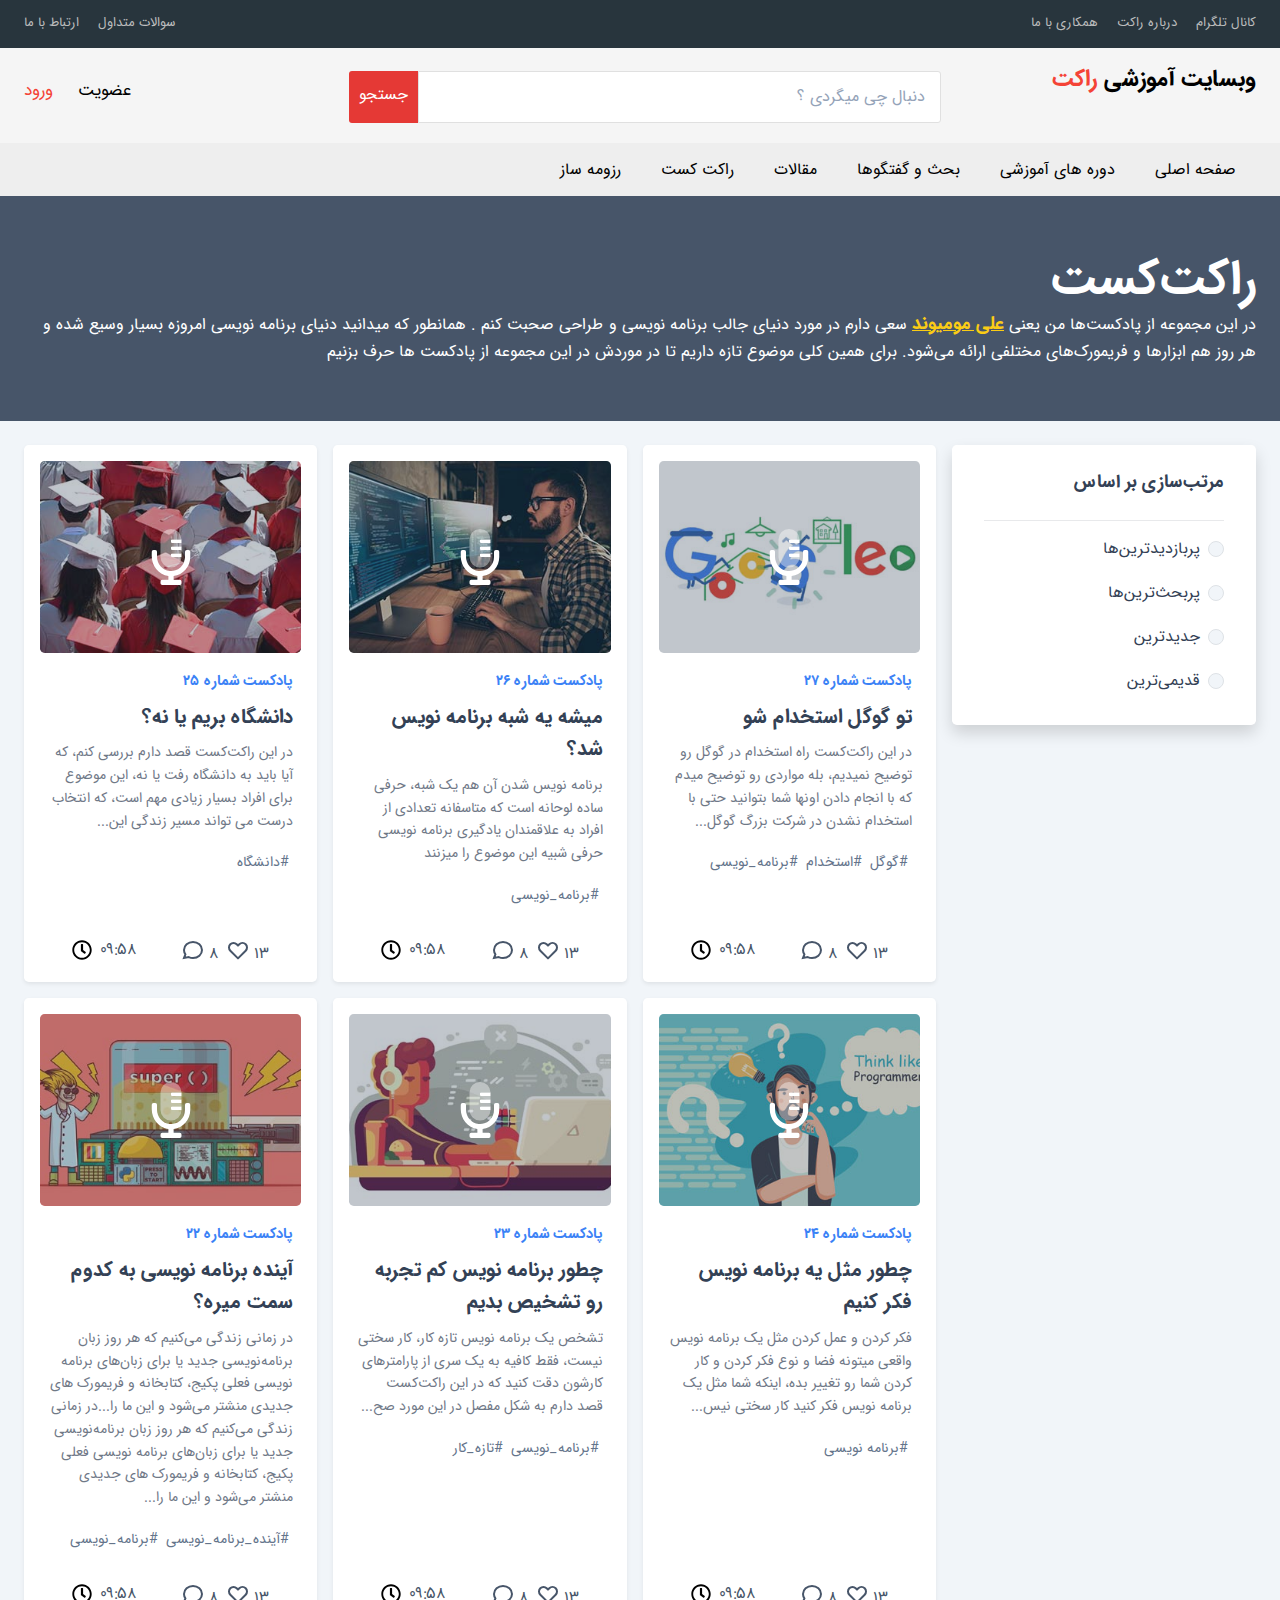
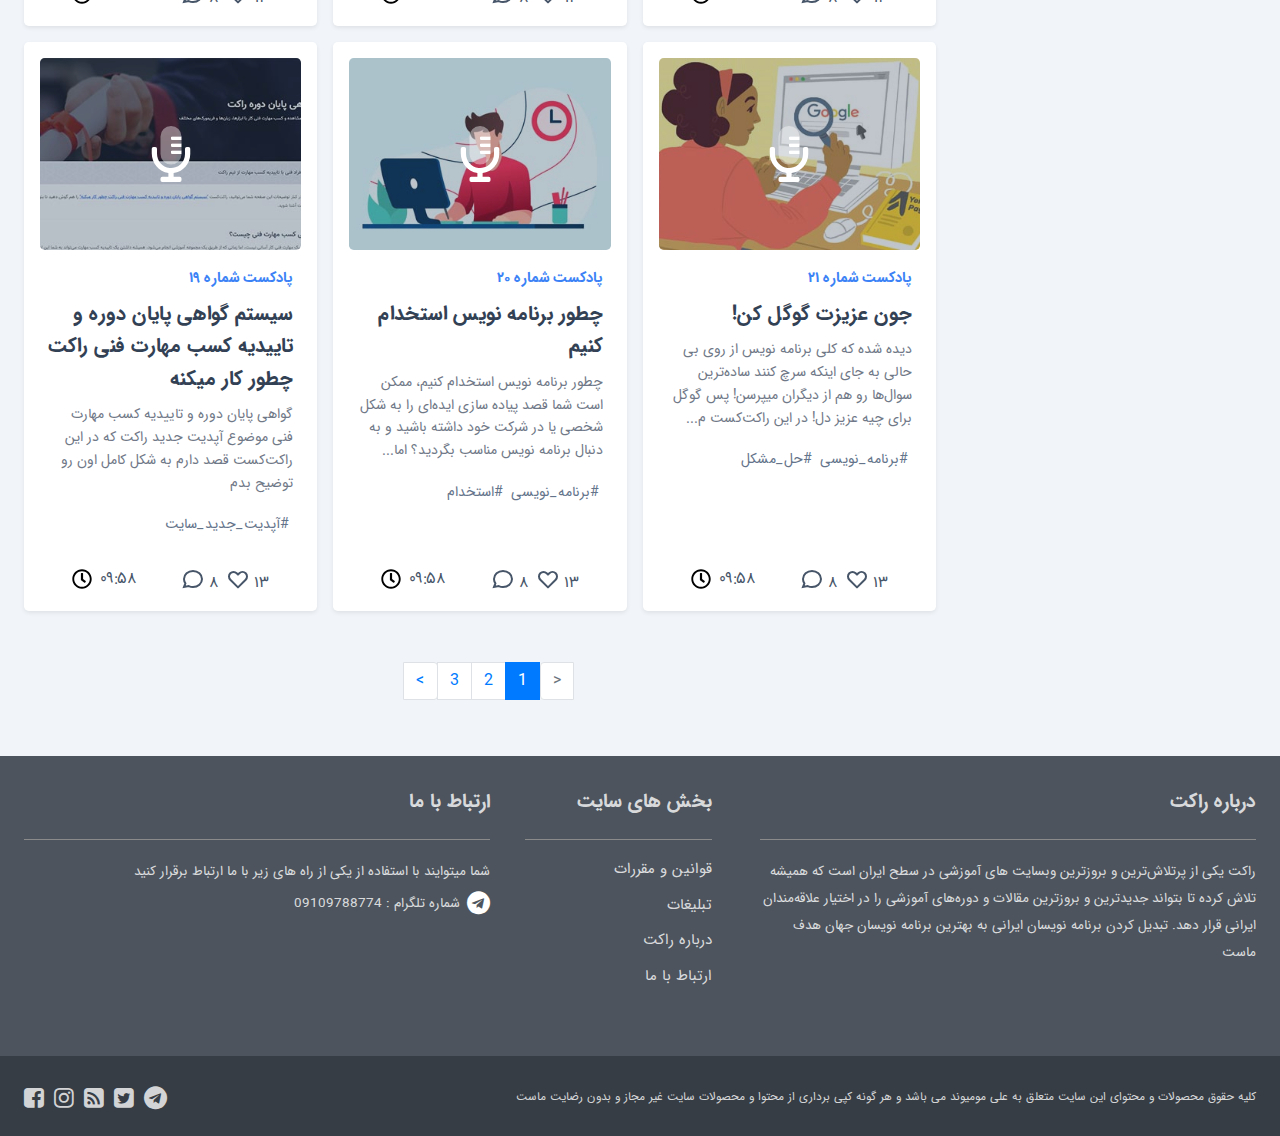
<file: podcast.html>
<!doctype html>
<html lang="en">

<head>
    <!-- Required meta tags -->
    <meta charset="utf-8">
    <meta name="viewport" content="width=device-width, initial-scale=1, shrink-to-fit=no">

    <link rel="stylesheet" href="css/bootstrap-rtl.min.css">
    <link rel="stylesheet" href="css/font-awesome.min.css">
    <link rel="stylesheet" href="css/owl.carousel.min.css">
    <link rel="stylesheet" href="css/owl.theme.default.min.css">
    <link rel="stylesheet" href="css/jquery.sidr.bare.css">
    <link rel="stylesheet" href="css/normalize.css">
    <link rel="stylesheet" href="css/style.css">
    <link rel="stylesheet" href="css/responsive.css">
    <link rel="stylesheet" href="css/reg.css">

    <title>وبسایت آموزشی راکت</title>
</head>

<body>


    <header>
        <div class="container">
            <div class="row justify-content-between">
                <div class="col-12 col-sm-6 col-md-6 col-lg-6">
                    <div class="head__right">
                        <ul>
                            <li><a href="#">کانال تلگرام</a></li>
                            <li><a href="#">درباره راکت</a></li>
                            <li><a href="#">همکاری با ما</a></li>
                        </ul>
                    </div>
                </div>
                <div class="col-12 col-sm-6 col-md-6 col-lg-6">
                    <div class="head__left">
                        <ul>
                            <li><a href="#">سوالات متداول</a></li>
                            <li><a href="#">ارتباط با ما</a></li>
                        </ul>
                    </div>
                </div>
            </div>
        </div>
    </header>


    <div class="tose">
        <div class="container">
            <div class="row justify-content-between">
                <div class="col-10 col-sm-6 col-md-6 col-lg-3">
                    <div class="header__right">
                        <a href="index.html">
                            <h1>وبسایت آموزشی <span>راکت</span></h1>
                        </a>
                    </div>
                </div>

                <div class="col-2 col-sm-6 col-md-6 d-none d-block d-none d-lg-none d-none d-xl-none">
                    <div class="header__left-mob">
                        <a id="menu-sid" class="slidmenuv d-block d-lg-none" href="#sidr"><i class="fa fa-bars"></i></a>
                        <div id="sidr" class="slidmenuvii">
                            <div class="serch__mobail">
                                <form>
                                    <input type="text" placeholder="دنبال چی میگردی ؟">
                                </form>
                            </div>
                            <ul>
                                <li><a href="index.html">صفحه اصلی</a></li>
                                <li><a href="login.html">ورود</a></li>
                                <li><a href="register.html">عضویت</a></li>
                                <li><a href="#">بحث و گفتگوها</a></li>
                                <li><a href="series.html">دوره های آموزشی</a></li>
                                <li><a href="lessons.html">آخرین ویدیوها</a></li>
                                <li><a href="#">مقالات</a></li>
                                <li><a href="podcast.html">راکت کست</a></li>
                                <li><a href="#">کانال تلگرام</a></li>
                                <li><a href="#">ارتباط با ما</a></li>
                            </ul>
                        </div>
                    </div>
                </div>

                <div class="col-12 col-sm-4 d-none d-md-block col-lg-6">
                    <div class="header__center">
                        <form>
                            <input type="text" placeholder="دنبال چی میگردی ؟">
                            <button type="submit" name="search">جستجو</button>
                        </form>
                    </div>
                </div>
                <div class="col-12 col-sm-4 d-none d-md-block col-lg-3">
                    <div class="header__left">
                        <ul>
                            <li><a href="register.html" class="regstri">عضویت</a></li>
                            <li><a href="login.html" class="login">ورود</a></li>
                        </ul>
                    </div>
                </div>
            </div>
        </div>
    </div>

    <div class="kacstre">
        <div class="container">
            <div class="row justify-content-between">
                <div class="col-12 col-sm-6 d-none d-md-block col-lg-12">
                    <div class="header__menu">
                        <ul>
                            <li><a href="index.html">صفحه اصلی</a></li>
                            <li><a href="#">دوره های آموزشی</a>
                                <ul>
                                    <li><a href="series.html">همه دوره ها</a></li>
                                    <li><a href="lessons.html">آخرین ویدیوها</a></li>
                                    <li><a href="skills-chart.html">گام های یادگیری</a></li>
                                </ul>
                            </li>
                            <li><a href="#">بحث و گفتگوها</a></li>
                            <li><a href="#">مقالات</a></li>
                            <li><a href="podcast.html">راکت کست</a></li>
                            <li><a href="404.html">رزومه ساز</a></li>
                        </ul>
                    </div>
                </div>
            </div>
        </div>
    </div>

    <div>
        <header class="header_section" id="podcast-page">
            <div class="pattern-3 bg-gray-600">
                <div class="container">
                    <div class="py-14">
                        <h1 class="text-5xl font-bold text-white">راکت‌کست</h1>
                        <p class="text-white leading-relaxed">در این مجموعه از پادکست‌ها من یعنی <a class="underline text-lg text-yellow-400" href="#" rel="nofollow"><strong>علی مومیوند</strong></a> سعی دارم در مورد دنیای جالب برنامه نویسی و طراحی صحبت کنم . همانطور که میدانید دنیای برنامه
                            نویسی امروزه بسیار وسیع شده و هر روز هم ابزارها و فریمورک‌های مختلفی ارائه می‌شود. برای همین کلی موضوع تازه داریم تا در موردش در این مجموعه از پادکست ها حرف بزنیم</p>
                    </div>
                </div>
            </div>
        </header>
        <div class="bg-gray-100 pb-14 pt-4">
            <div class="container">
                <div class="flex flex-col md:flex-row md:space-x-4 md:space-x-reverse">
                    <div class="w-12/12 mb-3 md:mb-0 md:w-3/12 space-y-3">
                        <div class="py-6 px-2 shadow rounded-lg bg-white space-y-4">
                            <div class="pb-4 mx-4 border-b border-solid border-gray-800 border-opacity-10">
                                <span class="text-lg font-bold">مرتب‌سازی بر اساس</span>
                            </div>
                            <div class="px-4 space-y-3">
                                <div class="flex items-center justify-between">
                                    <label class="flex items-center space-x-2 space-x-reverse">
                                    <input class="form-radio w-4 h-4 rounded-full border border-gray-300 bg-gray-100" type="radio">
                                    <span class="font-medium">پربازدیدترین‌ها</span>
                                </label>
                                </div>
                                <div class="flex items-center justify-between">
                                    <label class="flex items-center space-x-2 space-x-reverse">
                                    <input class="form-radio w-4 h-4 rounded-full border border-gray-300 bg-gray-100" type="radio">
                                    <span class="font-medium">پربحث‌ترین‌ها</span>
                                </label>
                                </div>
                                <div class="flex items-center justify-between">
                                    <label class="flex items-center space-x-2 space-x-reverse">
                                    <input class="form-radio w-4 h-4 rounded-full border border-gray-300 bg-gray-100" type="radio">
                                    <span class="font-medium">جدید‌ترین</span>
                                </label>
                                </div>
                                <div class="flex items-center justify-between">
                                    <label class="flex items-center space-x-2 space-x-reverse">
                                    <input class="form-radio w-4 h-4 rounded-full border border-gray-300 bg-gray-100" type="radio">
                                    <span class="font-medium">قدیمی‌ترین</span>
                                </label>
                                </div>
                            </div>
                        </div>
                    </div>

                    <div class="w-12/12 md:w-9/12">
                        <div>
                            <div class="grid grid-cols-1 md:grid-cols-2 lg:grid-cols-3 grid-flow-row gap-4 relative">
                                <article class="flex flex-col h-full rounded-lg bg-white bg-white shadow-sm">
                                    <div class="h-48 overflow-hidden relative m-3 rounded-lg">
                                        <div class="absolute w-full h-full bg-gray-700 bg-opacity-30 flex justify-center items-center">
                                            <svg viewBox="0 0 352 512" class="w-14 h-14 text-white text-opacity-90">
												<path fill="currentColor" d="M80 256V96a96 96 0 0 1 192 0h-85.33c-5.89 0-10.67 3.58-10.67 8v16c0 4.42 4.78 8 10.67 8H272v32h-85.33c-5.89 0-10.67 3.58-10.67 8v16c0 4.42 4.78 8 10.67 8H272v32h-85.33c-5.89 0-10.67 3.58-10.67 8v16c0 4.42 4.78 8 10.67 8H272a96 96 0 0 1-192 0z" class="opacity-40"></path>
												<path fill="currentColor" d="M186.67 128H272V96h-85.33c-5.89 0-10.67 3.58-10.67 8v16c0 4.42 4.78 8 10.67 8zm0 64H272v-32h-85.33c-5.89 0-10.67 3.58-10.67 8v16c0 4.42 4.78 8 10.67 8zM336 192h-16a16 16 0 0 0-16 16v48a128.15 128.15 0 0 1-140.79 127.38C96.71 376.89 48 317.11 48 250.3V208a16 16 0 0 0-16-16H16a16 16 0 0 0-16 16v40.16c0 89.64 64 169.55 152 181.69V464H96a16 16 0 0 0-16 16v16a16 16 0 0 0 16 16h160a16 16 0 0 0 16-16v-16a16 16 0 0 0-16-16h-56v-33.77C285.71 418.47 352 344.9 352 256v-48a16 16 0 0 0-16-16zm-149.33 64H272v-32h-85.33c-5.89 0-10.67 3.58-10.67 8v16c0 4.42 4.78 8 10.67 8z" class="fa-primary"></path>
											</svg>
                                        </div>
                                        <img class="w-full h-full object-cover lozad" alt="تو گوگل استخدام شو" src="img/togoogle.jpg">
                                    </div>
                                    <div class="flex flex-col flex-1">
                                        <div class="px-4 flex-grow space-y-2 mb-4">
                                            <span class="text-blue-500 font-bold text-tiny">پادکست شماره ۲۷</span>
                                            <h2 class="font-bold text-xl leading-relaxed tracking-tight hover:underline"><a href="#"><span>تو گوگل استخدام شو</span></a></h2>
                                            <p class="mt-2 mb-3 text-sm opacity-70 leading-relaxed">
                                                در این راکت‌کست راه استخدام در گوگل رو توضیح نمیدیم، بله مواردی رو توضیح میدم که با انجام دادن اونها شما بتوانید حتی با استخدام نشدن در شرکت بزرگ گوگل...
                                            </p>
                                            <div class="flex">
                                                <a class=" hashtag rounded text-sm p-1 text-gray-500" href="#">گوگل</a>
                                                <a class=" hashtag rounded text-sm p-1 text-gray-500" href="#">استخدام</a>
                                                <a class=" hashtag rounded text-sm p-1 text-gray-500" href="#">برنامه_نویسی</a>
                                            </div>
                                        </div>
                                        <div class="text-gray-600 pb-3 px-5">
                                            <div class="flex justify-between items-center">
                                                <div class="flex items-center space-x-2 space-x-reverse">
                                                    <div class="flex items-center space-x-1 space-x-reverse">
                                                        <span class="font-medium pt-2">۱۳</span>
                                                        <svg stroke="currentColor" fill="none" class="w-6 h-6 hover:text-red-500 cursor-pointer">
															<path stroke-linejoin="round" stroke-width="2" d="M4.318 6.318a4.5 4.5 0 000 6.364L12 20.364l7.682-7.682a4.5 4.5 0 00-6.364-6.364L12 7.636l-1.318-1.318a4.5 4.5 0 00-6.364 0z"></path>
														</svg>
                                                    </div>
                                                    <div class="flex items-center space-x-1 space-x-reverse">
                                                        <span class="font-medium pt-2">۸</span>
                                                        <svg fill="none" stroke="currentColor" class="w-6 h-6">
															<path stroke-width="2" d="M8 12h.01M12 12h.01M16 12h.01M21 12c0 4.418-4.03 8-9 8a9.863 9.863 0 01-4.255-.949L3 20l1.395-3.72C3.512 15.042 3 13.574 3 12c0-4.418 4.03-8 9-8s9 3.582 9 8z"></path>
														</svg>
                                                    </div>
                                                </div>
                                                <div class="flex items-center space-x-2 space-x-reverse">
                                                    <span>۰۹:۵۸</span>
                                                    <svg viewBox="0 0 512 512" class="w-5 h-5">
														<path d="M256 8C119 8 8 119 8 256s111 248 248 248 248-111 248-248S393 8 256 8zm0 448c-110.5 0-200-89.5-200-200S145.5 56 256 56s200 89.5 200 200-89.5 200-200 200zm61.8-104.4l-84.9-61.7c-3.1-2.3-4.9-5.9-4.9-9.7V116c0-6.6 5.4-12 12-12h32c6.6 0 12 5.4 12 12v141.7l66.8 48.6c5.4 3.9 6.5 11.4 2.6 16.8L334.6 349c-3.9 5.3-11.4 6.5-16.8 2.6z" class=""></path>
													</svg>
                                                </div>
                                            </div>
                                        </div>
                                    </div>
                                </article>

                                <article class="flex flex-col h-full rounded-lg bg-white bg-white shadow-sm">
                                    <div class="h-48 overflow-hidden relative m-3 rounded-lg">
                                        <div class="absolute w-full h-full bg-gray-700 bg-opacity-30 flex justify-center items-center">
                                            <svg viewBox="0 0 352 512" class="w-14 h-14 text-white text-opacity-90">
												<path fill="currentColor" d="M80 256V96a96 96 0 0 1 192 0h-85.33c-5.89 0-10.67 3.58-10.67 8v16c0 4.42 4.78 8 10.67 8H272v32h-85.33c-5.89 0-10.67 3.58-10.67 8v16c0 4.42 4.78 8 10.67 8H272v32h-85.33c-5.89 0-10.67 3.58-10.67 8v16c0 4.42 4.78 8 10.67 8H272a96 96 0 0 1-192 0z" class="opacity-40"></path>
												<path fill="currentColor" d="M186.67 128H272V96h-85.33c-5.89 0-10.67 3.58-10.67 8v16c0 4.42 4.78 8 10.67 8zm0 64H272v-32h-85.33c-5.89 0-10.67 3.58-10.67 8v16c0 4.42 4.78 8 10.67 8zM336 192h-16a16 16 0 0 0-16 16v48a128.15 128.15 0 0 1-140.79 127.38C96.71 376.89 48 317.11 48 250.3V208a16 16 0 0 0-16-16H16a16 16 0 0 0-16 16v40.16c0 89.64 64 169.55 152 181.69V464H96a16 16 0 0 0-16 16v16a16 16 0 0 0 16 16h160a16 16 0 0 0 16-16v-16a16 16 0 0 0-16-16h-56v-33.77C285.71 418.47 352 344.9 352 256v-48a16 16 0 0 0-16-16zm-149.33 64H272v-32h-85.33c-5.89 0-10.67 3.58-10.67 8v16c0 4.42 4.78 8 10.67 8z" class="fa-primary"></path>
											</svg>
                                        </div>
                                        <img class="w-full h-full object-cover lozad" alt="میشه یه شبه برنامه نویس شد؟" src="img/afd.jpg">
                                    </div>
                                    <div class="flex flex-col flex-1">
                                        <div class="px-4 flex-grow space-y-2 mb-4">
                                            <span class="text-blue-500 font-bold text-tiny">پادکست شماره ۲۶</span>
                                            <h2 class="font-bold text-xl leading-relaxed tracking-tight hover:underline"><a href="#"><span>میشه یه شبه برنامه نویس شد؟</span></a></h2>
                                            <p class="mt-2 mb-3 text-sm opacity-70 leading-relaxed">
                                                برنامه نویس شدن آن هم یک شبه، حرفی ساده لوحانه است که متاسفانه تعدادی از افراد به علاقمندان یادگیری برنامه نویسی حرفی شبیه این موضوع را میزنند
                                            </p>
                                            <div class="flex">
                                                <a class=" hashtag rounded text-sm p-1 text-gray-500" href="#">برنامه_نویسی</a>
                                            </div>
                                        </div>
                                        <div class="text-gray-600 pb-3 px-5">
                                            <div class="flex justify-between items-center">
                                                <div class="flex items-center space-x-2 space-x-reverse">
                                                    <div class="flex items-center space-x-1 space-x-reverse">
                                                        <span class="font-medium pt-2">۱۳</span>
                                                        <svg stroke="currentColor" fill="none" class="w-6 h-6 hover:text-red-500 cursor-pointer">
															<path stroke-linejoin="round" stroke-width="2" d="M4.318 6.318a4.5 4.5 0 000 6.364L12 20.364l7.682-7.682a4.5 4.5 0 00-6.364-6.364L12 7.636l-1.318-1.318a4.5 4.5 0 00-6.364 0z"></path>
														</svg>
                                                    </div>
                                                    <div class="flex items-center space-x-1 space-x-reverse">
                                                        <span class="font-medium pt-2">۸</span>
                                                        <svg fill="none" stroke="currentColor" class="w-6 h-6">
															<path stroke-width="2" d="M8 12h.01M12 12h.01M16 12h.01M21 12c0 4.418-4.03 8-9 8a9.863 9.863 0 01-4.255-.949L3 20l1.395-3.72C3.512 15.042 3 13.574 3 12c0-4.418 4.03-8 9-8s9 3.582 9 8z"></path>
														</svg>
                                                    </div>
                                                </div>
                                                <div class="flex items-center space-x-2 space-x-reverse">
                                                    <span>۰۹:۵۸</span>
                                                    <svg viewBox="0 0 512 512" class="w-5 h-5">
														<path d="M256 8C119 8 8 119 8 256s111 248 248 248 248-111 248-248S393 8 256 8zm0 448c-110.5 0-200-89.5-200-200S145.5 56 256 56s200 89.5 200 200-89.5 200-200 200zm61.8-104.4l-84.9-61.7c-3.1-2.3-4.9-5.9-4.9-9.7V116c0-6.6 5.4-12 12-12h32c6.6 0 12 5.4 12 12v141.7l66.8 48.6c5.4 3.9 6.5 11.4 2.6 16.8L334.6 349c-3.9 5.3-11.4 6.5-16.8 2.6z" class=""></path>
													</svg>
                                                </div>
                                            </div>
                                        </div>
                                    </div>
                                </article>

                                <article class="flex flex-col h-full rounded-lg bg-white bg-white shadow-sm">
                                    <div class="h-48 overflow-hidden relative m-3 rounded-lg">
                                        <div class="absolute w-full h-full bg-gray-700 bg-opacity-30 flex justify-center items-center">
                                            <svg viewBox="0 0 352 512" class="w-14 h-14 text-white text-opacity-90">
												<path fill="currentColor" d="M80 256V96a96 96 0 0 1 192 0h-85.33c-5.89 0-10.67 3.58-10.67 8v16c0 4.42 4.78 8 10.67 8H272v32h-85.33c-5.89 0-10.67 3.58-10.67 8v16c0 4.42 4.78 8 10.67 8H272v32h-85.33c-5.89 0-10.67 3.58-10.67 8v16c0 4.42 4.78 8 10.67 8H272a96 96 0 0 1-192 0z" class="opacity-40"></path>
												<path fill="currentColor" d="M186.67 128H272V96h-85.33c-5.89 0-10.67 3.58-10.67 8v16c0 4.42 4.78 8 10.67 8zm0 64H272v-32h-85.33c-5.89 0-10.67 3.58-10.67 8v16c0 4.42 4.78 8 10.67 8zM336 192h-16a16 16 0 0 0-16 16v48a128.15 128.15 0 0 1-140.79 127.38C96.71 376.89 48 317.11 48 250.3V208a16 16 0 0 0-16-16H16a16 16 0 0 0-16 16v40.16c0 89.64 64 169.55 152 181.69V464H96a16 16 0 0 0-16 16v16a16 16 0 0 0 16 16h160a16 16 0 0 0 16-16v-16a16 16 0 0 0-16-16h-56v-33.77C285.71 418.47 352 344.9 352 256v-48a16 16 0 0 0-16-16zm-149.33 64H272v-32h-85.33c-5.89 0-10.67 3.58-10.67 8v16c0 4.42 4.78 8 10.67 8z" class="fa-primary"></path>
											</svg>
                                        </div>
                                        <img class="w-full h-full object-cover lozad" alt="دانشگاه بریم یا نه؟" src="img/dansh.jpg">
                                    </div>
                                    <div class="flex flex-col flex-1">
                                        <div class="px-4 flex-grow space-y-2 mb-4">
                                            <span class="text-blue-500 font-bold text-tiny">پادکست شماره ۲۵</span>
                                            <h2 class="font-bold text-xl leading-relaxed tracking-tight hover:underline"><a href="#"><span>دانشگاه بریم یا نه؟</span></a></h2>
                                            <p class="mt-2 mb-3 text-sm opacity-70 leading-relaxed">
                                                در این راکت‌کست قصد دارم بررسی کنم، که آیا باید به دانشگاه رفت یا نه، این موضوع برای افراد بسیار زیادی مهم است، که انتخاب درست می تواند مسیر زندگی این...
                                            </p>
                                            <div class="flex">
                                                <a class=" hashtag rounded text-sm p-1 text-gray-500" href="#">دانشگاه</a>
                                            </div>
                                        </div>
                                        <div class="text-gray-600 pb-3 px-5">
                                            <div class="flex justify-between items-center">
                                                <div class="flex items-center space-x-2 space-x-reverse">
                                                    <div class="flex items-center space-x-1 space-x-reverse">
                                                        <span class="font-medium pt-2">۱۳</span>
                                                        <svg stroke="currentColor" fill="none" class="w-6 h-6 hover:text-red-500 cursor-pointer">
															<path stroke-linejoin="round" stroke-width="2" d="M4.318 6.318a4.5 4.5 0 000 6.364L12 20.364l7.682-7.682a4.5 4.5 0 00-6.364-6.364L12 7.636l-1.318-1.318a4.5 4.5 0 00-6.364 0z"></path>
														</svg>
                                                    </div>
                                                    <div class="flex items-center space-x-1 space-x-reverse">
                                                        <span class="font-medium pt-2">۸</span>
                                                        <svg fill="none" stroke="currentColor" class="w-6 h-6">
															<path stroke-width="2" d="M8 12h.01M12 12h.01M16 12h.01M21 12c0 4.418-4.03 8-9 8a9.863 9.863 0 01-4.255-.949L3 20l1.395-3.72C3.512 15.042 3 13.574 3 12c0-4.418 4.03-8 9-8s9 3.582 9 8z"></path>
														</svg>
                                                    </div>
                                                </div>
                                                <div class="flex items-center space-x-2 space-x-reverse">
                                                    <span>۰۹:۵۸</span>
                                                    <svg viewBox="0 0 512 512" class="w-5 h-5">
														<path d="M256 8C119 8 8 119 8 256s111 248 248 248 248-111 248-248S393 8 256 8zm0 448c-110.5 0-200-89.5-200-200S145.5 56 256 56s200 89.5 200 200-89.5 200-200 200zm61.8-104.4l-84.9-61.7c-3.1-2.3-4.9-5.9-4.9-9.7V116c0-6.6 5.4-12 12-12h32c6.6 0 12 5.4 12 12v141.7l66.8 48.6c5.4 3.9 6.5 11.4 2.6 16.8L334.6 349c-3.9 5.3-11.4 6.5-16.8 2.6z" class=""></path>
													</svg>
                                                </div>
                                            </div>
                                        </div>
                                    </div>
                                </article>

                                <article class="flex flex-col h-full rounded-lg bg-white bg-white shadow-sm">
                                    <div class="h-48 overflow-hidden relative m-3 rounded-lg">
                                        <div class="absolute w-full h-full bg-gray-700 bg-opacity-30 flex justify-center items-center">
                                            <svg viewBox="0 0 352 512" class="w-14 h-14 text-white text-opacity-90">
												<path fill="currentColor" d="M80 256V96a96 96 0 0 1 192 0h-85.33c-5.89 0-10.67 3.58-10.67 8v16c0 4.42 4.78 8 10.67 8H272v32h-85.33c-5.89 0-10.67 3.58-10.67 8v16c0 4.42 4.78 8 10.67 8H272v32h-85.33c-5.89 0-10.67 3.58-10.67 8v16c0 4.42 4.78 8 10.67 8H272a96 96 0 0 1-192 0z" class="opacity-40"></path>
												<path fill="currentColor" d="M186.67 128H272V96h-85.33c-5.89 0-10.67 3.58-10.67 8v16c0 4.42 4.78 8 10.67 8zm0 64H272v-32h-85.33c-5.89 0-10.67 3.58-10.67 8v16c0 4.42 4.78 8 10.67 8zM336 192h-16a16 16 0 0 0-16 16v48a128.15 128.15 0 0 1-140.79 127.38C96.71 376.89 48 317.11 48 250.3V208a16 16 0 0 0-16-16H16a16 16 0 0 0-16 16v40.16c0 89.64 64 169.55 152 181.69V464H96a16 16 0 0 0-16 16v16a16 16 0 0 0 16 16h160a16 16 0 0 0 16-16v-16a16 16 0 0 0-16-16h-56v-33.77C285.71 418.47 352 344.9 352 256v-48a16 16 0 0 0-16-16zm-149.33 64H272v-32h-85.33c-5.89 0-10.67 3.58-10.67 8v16c0 4.42 4.78 8 10.67 8z" class="fa-primary"></path>
											</svg>
                                        </div>
                                        <img class="w-full h-full object-cover lozad" alt="چطور مثل یه برنامه نویس فکر کنیم" src="img/fakrr.jpg">
                                    </div>
                                    <div class="flex flex-col flex-1">
                                        <div class="px-4 flex-grow space-y-2 mb-4">
                                            <span class="text-blue-500 font-bold text-tiny">پادکست شماره ۲۴</span>
                                            <h2 class="font-bold text-xl leading-relaxed tracking-tight hover:underline"><a href="#"><span>چطور مثل یه برنامه نویس فکر کنیم</span></a></h2>
                                            <p class="mt-2 mb-3 text-sm opacity-70 leading-relaxed">
                                                فکر کردن و عمل کردن مثل یک برنامه نویس واقعی میتونه فضا و نوع فکر کردن و کار کردن شما رو تغییر بده، اینکه شما مثل یک برنامه نویس فکر کنید کار سختی نیس...
                                            </p>
                                            <div class="flex">
                                                <a class=" hashtag rounded text-sm p-1 text-gray-500" href="#">برنامه نویسی</a>
                                            </div>
                                        </div>
                                        <div class="text-gray-600 pb-3 px-5">
                                            <div class="flex justify-between items-center">
                                                <div class="flex items-center space-x-2 space-x-reverse">
                                                    <div class="flex items-center space-x-1 space-x-reverse">
                                                        <span class="font-medium pt-2">۱۳</span>
                                                        <svg stroke="currentColor" fill="none" class="w-6 h-6 hover:text-red-500 cursor-pointer">
															<path stroke-linejoin="round" stroke-width="2" d="M4.318 6.318a4.5 4.5 0 000 6.364L12 20.364l7.682-7.682a4.5 4.5 0 00-6.364-6.364L12 7.636l-1.318-1.318a4.5 4.5 0 00-6.364 0z"></path>
														</svg>
                                                    </div>
                                                    <div class="flex items-center space-x-1 space-x-reverse">
                                                        <span class="font-medium pt-2">۸</span>
                                                        <svg fill="none" stroke="currentColor" class="w-6 h-6">
															<path stroke-width="2" d="M8 12h.01M12 12h.01M16 12h.01M21 12c0 4.418-4.03 8-9 8a9.863 9.863 0 01-4.255-.949L3 20l1.395-3.72C3.512 15.042 3 13.574 3 12c0-4.418 4.03-8 9-8s9 3.582 9 8z"></path>
														</svg>
                                                    </div>
                                                </div>
                                                <div class="flex items-center space-x-2 space-x-reverse">
                                                    <span>۰۹:۵۸</span>
                                                    <svg viewBox="0 0 512 512" class="w-5 h-5">
														<path d="M256 8C119 8 8 119 8 256s111 248 248 248 248-111 248-248S393 8 256 8zm0 448c-110.5 0-200-89.5-200-200S145.5 56 256 56s200 89.5 200 200-89.5 200-200 200zm61.8-104.4l-84.9-61.7c-3.1-2.3-4.9-5.9-4.9-9.7V116c0-6.6 5.4-12 12-12h32c6.6 0 12 5.4 12 12v141.7l66.8 48.6c5.4 3.9 6.5 11.4 2.6 16.8L334.6 349c-3.9 5.3-11.4 6.5-16.8 2.6z" class=""></path>
													</svg>
                                                </div>
                                            </div>
                                        </div>
                                    </div>
                                </article>

                                <article class="flex flex-col h-full rounded-lg bg-white bg-white shadow-sm">
                                    <div class="h-48 overflow-hidden relative m-3 rounded-lg">
                                        <div class="absolute w-full h-full bg-gray-700 bg-opacity-30 flex justify-center items-center">
                                            <svg viewBox="0 0 352 512" class="w-14 h-14 text-white text-opacity-90">
												<path fill="currentColor" d="M80 256V96a96 96 0 0 1 192 0h-85.33c-5.89 0-10.67 3.58-10.67 8v16c0 4.42 4.78 8 10.67 8H272v32h-85.33c-5.89 0-10.67 3.58-10.67 8v16c0 4.42 4.78 8 10.67 8H272v32h-85.33c-5.89 0-10.67 3.58-10.67 8v16c0 4.42 4.78 8 10.67 8H272a96 96 0 0 1-192 0z" class="opacity-40"></path>
												<path fill="currentColor" d="M186.67 128H272V96h-85.33c-5.89 0-10.67 3.58-10.67 8v16c0 4.42 4.78 8 10.67 8zm0 64H272v-32h-85.33c-5.89 0-10.67 3.58-10.67 8v16c0 4.42 4.78 8 10.67 8zM336 192h-16a16 16 0 0 0-16 16v48a128.15 128.15 0 0 1-140.79 127.38C96.71 376.89 48 317.11 48 250.3V208a16 16 0 0 0-16-16H16a16 16 0 0 0-16 16v40.16c0 89.64 64 169.55 152 181.69V464H96a16 16 0 0 0-16 16v16a16 16 0 0 0 16 16h160a16 16 0 0 0 16-16v-16a16 16 0 0 0-16-16h-56v-33.77C285.71 418.47 352 344.9 352 256v-48a16 16 0 0 0-16-16zm-149.33 64H272v-32h-85.33c-5.89 0-10.67 3.58-10.67 8v16c0 4.42 4.78 8 10.67 8z" class="fa-primary"></path>
											</svg>
                                        </div>
                                        <img class="w-full h-full object-cover lozad" alt="چطور برنامه نویس کم تجربه رو تشخیص بدیم" src="img/tazeh.jpg">
                                    </div>
                                    <div class="flex flex-col flex-1">
                                        <div class="px-4 flex-grow space-y-2 mb-4">
                                            <span class="text-blue-500 font-bold text-tiny">پادکست شماره ۲۳</span>
                                            <h2 class="font-bold text-xl leading-relaxed tracking-tight hover:underline"><a href="#"><span>چطور برنامه نویس کم تجربه رو تشخیص بدیم</span></a></h2>
                                            <p class="mt-2 mb-3 text-sm opacity-70 leading-relaxed">
                                                تشخص یک برنامه‌ نویس تازه کار، کار سختی نیست، فقط کافیه به یک سری از پارامترهای کارشون دقت کنید که در این راکت‌کست قصد دارم به شکل مفصل در این مورد صح...
                                            </p>
                                            <div class="flex">
                                                <a class=" hashtag rounded text-sm p-1 text-gray-500" href="#">برنامه_نویسی</a>
                                                <a class=" hashtag rounded text-sm p-1 text-gray-500" href="#">تازه_کار</a>
                                            </div>
                                        </div>
                                        <div class="text-gray-600 pb-3 px-5">
                                            <div class="flex justify-between items-center">
                                                <div class="flex items-center space-x-2 space-x-reverse">
                                                    <div class="flex items-center space-x-1 space-x-reverse">
                                                        <span class="font-medium pt-2">۱۳</span>
                                                        <svg stroke="currentColor" fill="none" class="w-6 h-6 hover:text-red-500 cursor-pointer">
															<path stroke-linejoin="round" stroke-width="2" d="M4.318 6.318a4.5 4.5 0 000 6.364L12 20.364l7.682-7.682a4.5 4.5 0 00-6.364-6.364L12 7.636l-1.318-1.318a4.5 4.5 0 00-6.364 0z"></path>
														</svg>
                                                    </div>
                                                    <div class="flex items-center space-x-1 space-x-reverse">
                                                        <span class="font-medium pt-2">۸</span>
                                                        <svg fill="none" stroke="currentColor" class="w-6 h-6">
															<path stroke-width="2" d="M8 12h.01M12 12h.01M16 12h.01M21 12c0 4.418-4.03 8-9 8a9.863 9.863 0 01-4.255-.949L3 20l1.395-3.72C3.512 15.042 3 13.574 3 12c0-4.418 4.03-8 9-8s9 3.582 9 8z"></path>
														</svg>
                                                    </div>
                                                </div>
                                                <div class="flex items-center space-x-2 space-x-reverse">
                                                    <span>۰۹:۵۸</span>
                                                    <svg viewBox="0 0 512 512" class="w-5 h-5">
														<path d="M256 8C119 8 8 119 8 256s111 248 248 248 248-111 248-248S393 8 256 8zm0 448c-110.5 0-200-89.5-200-200S145.5 56 256 56s200 89.5 200 200-89.5 200-200 200zm61.8-104.4l-84.9-61.7c-3.1-2.3-4.9-5.9-4.9-9.7V116c0-6.6 5.4-12 12-12h32c6.6 0 12 5.4 12 12v141.7l66.8 48.6c5.4 3.9 6.5 11.4 2.6 16.8L334.6 349c-3.9 5.3-11.4 6.5-16.8 2.6z" class=""></path>
													</svg>
                                                </div>
                                            </div>
                                        </div>
                                    </div>
                                </article>

                                <article class="flex flex-col h-full rounded-lg bg-white bg-white shadow-sm">
                                    <div class="h-48 overflow-hidden relative m-3 rounded-lg">
                                        <div class="absolute w-full h-full bg-gray-700 bg-opacity-30 flex justify-center items-center">
                                            <svg viewBox="0 0 352 512" class="w-14 h-14 text-white text-opacity-90">
												<path fill="currentColor" d="M80 256V96a96 96 0 0 1 192 0h-85.33c-5.89 0-10.67 3.58-10.67 8v16c0 4.42 4.78 8 10.67 8H272v32h-85.33c-5.89 0-10.67 3.58-10.67 8v16c0 4.42 4.78 8 10.67 8H272v32h-85.33c-5.89 0-10.67 3.58-10.67 8v16c0 4.42 4.78 8 10.67 8H272a96 96 0 0 1-192 0z" class="opacity-40"></path>
												<path fill="currentColor" d="M186.67 128H272V96h-85.33c-5.89 0-10.67 3.58-10.67 8v16c0 4.42 4.78 8 10.67 8zm0 64H272v-32h-85.33c-5.89 0-10.67 3.58-10.67 8v16c0 4.42 4.78 8 10.67 8zM336 192h-16a16 16 0 0 0-16 16v48a128.15 128.15 0 0 1-140.79 127.38C96.71 376.89 48 317.11 48 250.3V208a16 16 0 0 0-16-16H16a16 16 0 0 0-16 16v40.16c0 89.64 64 169.55 152 181.69V464H96a16 16 0 0 0-16 16v16a16 16 0 0 0 16 16h160a16 16 0 0 0 16-16v-16a16 16 0 0 0-16-16h-56v-33.77C285.71 418.47 352 344.9 352 256v-48a16 16 0 0 0-16-16zm-149.33 64H272v-32h-85.33c-5.89 0-10.67 3.58-10.67 8v16c0 4.42 4.78 8 10.67 8z" class="fa-primary"></path>
											</svg>
                                        </div>
                                        <img class="w-full h-full object-cover lozad" alt="آینده برنامه نویسی به کدوم سمت میره؟" src="img/barnamh.jpg">
                                    </div>
                                    <div class="flex flex-col flex-1">
                                        <div class="px-4 flex-grow space-y-2 mb-4">
                                            <span class="text-blue-500 font-bold text-tiny">پادکست شماره ۲۲</span>
                                            <h2 class="font-bold text-xl leading-relaxed tracking-tight hover:underline"><a href="#"><span>آینده برنامه نویسی به کدوم سمت میره؟</span></a></h2>
                                            <p class="mt-2 mb-3 text-sm opacity-70 leading-relaxed">
                                                در زمانی زندگی می‌کنیم که هر روز زبان برنامه‌نویسی جدید یا برای زبان‌های برنامه نویسی فعلی پکیج، کتابخانه و فریمورک های جدیدی منشتر می‌شود و این ما را...در زمانی زندگی می‌کنیم که هر روز زبان برنامه‌نویسی جدید یا برای زبان‌های برنامه نویسی فعلی پکیج، کتابخانه
                                                و فریمورک های جدیدی منشتر می‌شود و این ما را...
                                            </p>
                                            <div class="flex">
                                                <a class=" hashtag rounded text-sm p-1 text-gray-500" href="#">آینده_برنامه‌_نویسی</a>
                                                <a class=" hashtag rounded text-sm p-1 text-gray-500" href="#">برنامه_نویسی</a>
                                            </div>
                                        </div>
                                        <div class="text-gray-600 pb-3 px-5">
                                            <div class="flex justify-between items-center">
                                                <div class="flex items-center space-x-2 space-x-reverse">
                                                    <div class="flex items-center space-x-1 space-x-reverse">
                                                        <span class="font-medium pt-2">۱۳</span>
                                                        <svg stroke="currentColor" fill="none" class="w-6 h-6 hover:text-red-500 cursor-pointer">
															<path stroke-linejoin="round" stroke-width="2" d="M4.318 6.318a4.5 4.5 0 000 6.364L12 20.364l7.682-7.682a4.5 4.5 0 00-6.364-6.364L12 7.636l-1.318-1.318a4.5 4.5 0 00-6.364 0z"></path>
														</svg>
                                                    </div>
                                                    <div class="flex items-center space-x-1 space-x-reverse">
                                                        <span class="font-medium pt-2">۸</span>
                                                        <svg fill="none" stroke="currentColor" class="w-6 h-6">
															<path stroke-width="2" d="M8 12h.01M12 12h.01M16 12h.01M21 12c0 4.418-4.03 8-9 8a9.863 9.863 0 01-4.255-.949L3 20l1.395-3.72C3.512 15.042 3 13.574 3 12c0-4.418 4.03-8 9-8s9 3.582 9 8z"></path>
														</svg>
                                                    </div>
                                                </div>
                                                <div class="flex items-center space-x-2 space-x-reverse">
                                                    <span>۰۹:۵۸</span>
                                                    <svg viewBox="0 0 512 512" class="w-5 h-5">
														<path d="M256 8C119 8 8 119 8 256s111 248 248 248 248-111 248-248S393 8 256 8zm0 448c-110.5 0-200-89.5-200-200S145.5 56 256 56s200 89.5 200 200-89.5 200-200 200zm61.8-104.4l-84.9-61.7c-3.1-2.3-4.9-5.9-4.9-9.7V116c0-6.6 5.4-12 12-12h32c6.6 0 12 5.4 12 12v141.7l66.8 48.6c5.4 3.9 6.5 11.4 2.6 16.8L334.6 349c-3.9 5.3-11.4 6.5-16.8 2.6z" class=""></path>
													</svg>
                                                </div>
                                            </div>
                                        </div>
                                    </div>
                                </article>

                                <article class="flex flex-col h-full rounded-lg bg-white bg-white shadow-sm">
                                    <div class="h-48 overflow-hidden relative m-3 rounded-lg">
                                        <div class="absolute w-full h-full bg-gray-700 bg-opacity-30 flex justify-center items-center">
                                            <svg viewBox="0 0 352 512" class="w-14 h-14 text-white text-opacity-90">
												<path fill="currentColor" d="M80 256V96a96 96 0 0 1 192 0h-85.33c-5.89 0-10.67 3.58-10.67 8v16c0 4.42 4.78 8 10.67 8H272v32h-85.33c-5.89 0-10.67 3.58-10.67 8v16c0 4.42 4.78 8 10.67 8H272v32h-85.33c-5.89 0-10.67 3.58-10.67 8v16c0 4.42 4.78 8 10.67 8H272a96 96 0 0 1-192 0z" class="opacity-40"></path>
												<path fill="currentColor" d="M186.67 128H272V96h-85.33c-5.89 0-10.67 3.58-10.67 8v16c0 4.42 4.78 8 10.67 8zm0 64H272v-32h-85.33c-5.89 0-10.67 3.58-10.67 8v16c0 4.42 4.78 8 10.67 8zM336 192h-16a16 16 0 0 0-16 16v48a128.15 128.15 0 0 1-140.79 127.38C96.71 376.89 48 317.11 48 250.3V208a16 16 0 0 0-16-16H16a16 16 0 0 0-16 16v40.16c0 89.64 64 169.55 152 181.69V464H96a16 16 0 0 0-16 16v16a16 16 0 0 0 16 16h160a16 16 0 0 0 16-16v-16a16 16 0 0 0-16-16h-56v-33.77C285.71 418.47 352 344.9 352 256v-48a16 16 0 0 0-16-16zm-149.33 64H272v-32h-85.33c-5.89 0-10.67 3.58-10.67 8v16c0 4.42 4.78 8 10.67 8z" class="fa-primary"></path>
											</svg>
                                        </div>
                                        <img class="w-full h-full object-cover lozad" alt="جون عزیزت گوگل کن!" src="img/halmo.jpg">
                                    </div>
                                    <div class="flex flex-col flex-1">
                                        <div class="px-4 flex-grow space-y-2 mb-4">
                                            <span class="text-blue-500 font-bold text-tiny">پادکست شماره ۲۱</span>
                                            <h2 class="font-bold text-xl leading-relaxed tracking-tight hover:underline"><a href="#"><span>جون عزیزت گوگل کن!</span></a></h2>
                                            <p class="mt-2 mb-3 text-sm opacity-70 leading-relaxed">
                                                دیده شده که کلی برنامه نویس از روی بی حالی به جای اینکه سرچ کنند ساده‌ترین سوال‌ها رو هم از دیگران میپرسن! پس گوگل برای چیه عزیز دل! در این راکت‌کست م...
                                            </p>
                                            <div class="flex">
                                                <a class=" hashtag rounded text-sm p-1 text-gray-500" href="#">برنامه_نویسی</a>
                                                <a class=" hashtag rounded text-sm p-1 text-gray-500" href="#">حل_مشکل</a>
                                            </div>
                                        </div>
                                        <div class="text-gray-600 pb-3 px-5">
                                            <div class="flex justify-between items-center">
                                                <div class="flex items-center space-x-2 space-x-reverse">
                                                    <div class="flex items-center space-x-1 space-x-reverse">
                                                        <span class="font-medium pt-2">۱۳</span>
                                                        <svg stroke="currentColor" fill="none" class="w-6 h-6 hover:text-red-500 cursor-pointer">
															<path stroke-linejoin="round" stroke-width="2" d="M4.318 6.318a4.5 4.5 0 000 6.364L12 20.364l7.682-7.682a4.5 4.5 0 00-6.364-6.364L12 7.636l-1.318-1.318a4.5 4.5 0 00-6.364 0z"></path>
														</svg>
                                                    </div>
                                                    <div class="flex items-center space-x-1 space-x-reverse">
                                                        <span class="font-medium pt-2">۸</span>
                                                        <svg fill="none" stroke="currentColor" class="w-6 h-6">
															<path stroke-width="2" d="M8 12h.01M12 12h.01M16 12h.01M21 12c0 4.418-4.03 8-9 8a9.863 9.863 0 01-4.255-.949L3 20l1.395-3.72C3.512 15.042 3 13.574 3 12c0-4.418 4.03-8 9-8s9 3.582 9 8z"></path>
														</svg>
                                                    </div>
                                                </div>
                                                <div class="flex items-center space-x-2 space-x-reverse">
                                                    <span>۰۹:۵۸</span>
                                                    <svg viewBox="0 0 512 512" class="w-5 h-5">
														<path d="M256 8C119 8 8 119 8 256s111 248 248 248 248-111 248-248S393 8 256 8zm0 448c-110.5 0-200-89.5-200-200S145.5 56 256 56s200 89.5 200 200-89.5 200-200 200zm61.8-104.4l-84.9-61.7c-3.1-2.3-4.9-5.9-4.9-9.7V116c0-6.6 5.4-12 12-12h32c6.6 0 12 5.4 12 12v141.7l66.8 48.6c5.4 3.9 6.5 11.4 2.6 16.8L334.6 349c-3.9 5.3-11.4 6.5-16.8 2.6z" class=""></path>
													</svg>
                                                </div>
                                            </div>
                                        </div>
                                    </div>
                                </article>

                                <article class="flex flex-col h-full rounded-lg bg-white bg-white shadow-sm">
                                    <div class="h-48 overflow-hidden relative m-3 rounded-lg">
                                        <div class="absolute w-full h-full bg-gray-700 bg-opacity-30 flex justify-center items-center">
                                            <svg viewBox="0 0 352 512" class="w-14 h-14 text-white text-opacity-90">
												<path fill="currentColor" d="M80 256V96a96 96 0 0 1 192 0h-85.33c-5.89 0-10.67 3.58-10.67 8v16c0 4.42 4.78 8 10.67 8H272v32h-85.33c-5.89 0-10.67 3.58-10.67 8v16c0 4.42 4.78 8 10.67 8H272v32h-85.33c-5.89 0-10.67 3.58-10.67 8v16c0 4.42 4.78 8 10.67 8H272a96 96 0 0 1-192 0z" class="opacity-40"></path>
												<path fill="currentColor" d="M186.67 128H272V96h-85.33c-5.89 0-10.67 3.58-10.67 8v16c0 4.42 4.78 8 10.67 8zm0 64H272v-32h-85.33c-5.89 0-10.67 3.58-10.67 8v16c0 4.42 4.78 8 10.67 8zM336 192h-16a16 16 0 0 0-16 16v48a128.15 128.15 0 0 1-140.79 127.38C96.71 376.89 48 317.11 48 250.3V208a16 16 0 0 0-16-16H16a16 16 0 0 0-16 16v40.16c0 89.64 64 169.55 152 181.69V464H96a16 16 0 0 0-16 16v16a16 16 0 0 0 16 16h160a16 16 0 0 0 16-16v-16a16 16 0 0 0-16-16h-56v-33.77C285.71 418.47 352 344.9 352 256v-48a16 16 0 0 0-16-16zm-149.33 64H272v-32h-85.33c-5.89 0-10.67 3.58-10.67 8v16c0 4.42 4.78 8 10.67 8z" class="fa-primary"></path>
											</svg>
                                        </div>
                                        <img class="w-full h-full object-cover lozad" alt="چطور برنامه نویس استخدام کنیم" src="img/astek.jpg">
                                    </div>
                                    <div class="flex flex-col flex-1">
                                        <div class="px-4 flex-grow space-y-2 mb-4">
                                            <span class="text-blue-500 font-bold text-tiny">پادکست شماره ۲۰</span>
                                            <h2 class="font-bold text-xl leading-relaxed tracking-tight hover:underline"><a href="#"><span>چطور برنامه نویس استخدام کنیم</span></a></h2>
                                            <p class="mt-2 mb-3 text-sm opacity-70 leading-relaxed">
                                                چطور برنامه نویس استخدام کنیم، ممکن است شما قصد پیاده سازی ایده‌ای را به شکل شخصی یا در شرکت خود داشته باشید و به دنبال برنامه نویس مناسب بگردید؟ اما...
                                            </p>
                                            <div class="flex">
                                                <a class=" hashtag rounded text-sm p-1 text-gray-500" href="#">برنامه_نویسی</a>
                                                <a class=" hashtag rounded text-sm p-1 text-gray-500" href="#">استخدام</a>
                                            </div>
                                        </div>
                                        <div class="text-gray-600 pb-3 px-5">
                                            <div class="flex justify-between items-center">
                                                <div class="flex items-center space-x-2 space-x-reverse">
                                                    <div class="flex items-center space-x-1 space-x-reverse">
                                                        <span class="font-medium pt-2">۱۳</span>
                                                        <svg stroke="currentColor" fill="none" class="w-6 h-6 hover:text-red-500 cursor-pointer">
															<path stroke-linejoin="round" stroke-width="2" d="M4.318 6.318a4.5 4.5 0 000 6.364L12 20.364l7.682-7.682a4.5 4.5 0 00-6.364-6.364L12 7.636l-1.318-1.318a4.5 4.5 0 00-6.364 0z"></path>
														</svg>
                                                    </div>
                                                    <div class="flex items-center space-x-1 space-x-reverse">
                                                        <span class="font-medium pt-2">۸</span>
                                                        <svg fill="none" stroke="currentColor" class="w-6 h-6">
															<path stroke-width="2" d="M8 12h.01M12 12h.01M16 12h.01M21 12c0 4.418-4.03 8-9 8a9.863 9.863 0 01-4.255-.949L3 20l1.395-3.72C3.512 15.042 3 13.574 3 12c0-4.418 4.03-8 9-8s9 3.582 9 8z"></path>
														</svg>
                                                    </div>
                                                </div>
                                                <div class="flex items-center space-x-2 space-x-reverse">
                                                    <span>۰۹:۵۸</span>
                                                    <svg viewBox="0 0 512 512" class="w-5 h-5">
														<path d="M256 8C119 8 8 119 8 256s111 248 248 248 248-111 248-248S393 8 256 8zm0 448c-110.5 0-200-89.5-200-200S145.5 56 256 56s200 89.5 200 200-89.5 200-200 200zm61.8-104.4l-84.9-61.7c-3.1-2.3-4.9-5.9-4.9-9.7V116c0-6.6 5.4-12 12-12h32c6.6 0 12 5.4 12 12v141.7l66.8 48.6c5.4 3.9 6.5 11.4 2.6 16.8L334.6 349c-3.9 5.3-11.4 6.5-16.8 2.6z" class=""></path>
													</svg>
                                                </div>
                                            </div>
                                        </div>
                                    </div>
                                </article>

                                <article class="flex flex-col h-full rounded-lg bg-white bg-white shadow-sm">
                                    <div class="h-48 overflow-hidden relative m-3 rounded-lg">
                                        <div class="absolute w-full h-full bg-gray-700 bg-opacity-30 flex justify-center items-center">
                                            <svg viewBox="0 0 352 512" class="w-14 h-14 text-white text-opacity-90">
												<path fill="currentColor" d="M80 256V96a96 96 0 0 1 192 0h-85.33c-5.89 0-10.67 3.58-10.67 8v16c0 4.42 4.78 8 10.67 8H272v32h-85.33c-5.89 0-10.67 3.58-10.67 8v16c0 4.42 4.78 8 10.67 8H272v32h-85.33c-5.89 0-10.67 3.58-10.67 8v16c0 4.42 4.78 8 10.67 8H272a96 96 0 0 1-192 0z" class="opacity-40"></path>
												<path fill="currentColor" d="M186.67 128H272V96h-85.33c-5.89 0-10.67 3.58-10.67 8v16c0 4.42 4.78 8 10.67 8zm0 64H272v-32h-85.33c-5.89 0-10.67 3.58-10.67 8v16c0 4.42 4.78 8 10.67 8zM336 192h-16a16 16 0 0 0-16 16v48a128.15 128.15 0 0 1-140.79 127.38C96.71 376.89 48 317.11 48 250.3V208a16 16 0 0 0-16-16H16a16 16 0 0 0-16 16v40.16c0 89.64 64 169.55 152 181.69V464H96a16 16 0 0 0-16 16v16a16 16 0 0 0 16 16h160a16 16 0 0 0 16-16v-16a16 16 0 0 0-16-16h-56v-33.77C285.71 418.47 352 344.9 352 256v-48a16 16 0 0 0-16-16zm-149.33 64H272v-32h-85.33c-5.89 0-10.67 3.58-10.67 8v16c0 4.42 4.78 8 10.67 8z" class="fa-primary"></path>
											</svg>
                                        </div>
                                        <img class="w-full h-full object-cover lozad" alt="سیستم گواهی پایان دوره و تاییدیه کسب مهارت فنی راکت چطور کار میکنه" src="img/sestrem.jpg">
                                    </div>
                                    <div class="flex flex-col flex-1">
                                        <div class="px-4 flex-grow space-y-2 mb-4">
                                            <span class="text-blue-500 font-bold text-tiny">پادکست شماره ۱۹</span>
                                            <h2 class="font-bold text-xl leading-relaxed tracking-tight hover:underline"><a href="#"><span>سیستم گواهی پایان دوره و تاییدیه کسب مهارت فنی راکت چطور کار میکنه</span></a></h2>
                                            <p class="mt-2 mb-3 text-sm opacity-70 leading-relaxed">
                                                گواهی پایان دوره و تاییدیه کسب مهارت فنی موضوع آپدیت جدید راکت که در این راکت‌کست قصد دارم به شکل کامل اون رو توضیح بدم
                                            </p>
                                            <div class="flex">
                                                <a class=" hashtag rounded text-sm p-1 text-gray-500" href="#">آپدیت_جدید_سایت</a>
                                            </div>
                                        </div>
                                        <div class="text-gray-600 pb-3 px-5">
                                            <div class="flex justify-between items-center">
                                                <div class="flex items-center space-x-2 space-x-reverse">
                                                    <div class="flex items-center space-x-1 space-x-reverse">
                                                        <span class="font-medium pt-2">۱۳</span>
                                                        <svg stroke="currentColor" fill="none" class="w-6 h-6 hover:text-red-500 cursor-pointer">
															<path stroke-linejoin="round" stroke-width="2" d="M4.318 6.318a4.5 4.5 0 000 6.364L12 20.364l7.682-7.682a4.5 4.5 0 00-6.364-6.364L12 7.636l-1.318-1.318a4.5 4.5 0 00-6.364 0z"></path>
														</svg>
                                                    </div>
                                                    <div class="flex items-center space-x-1 space-x-reverse">
                                                        <span class="font-medium pt-2">۸</span>
                                                        <svg fill="none" stroke="currentColor" class="w-6 h-6">
															<path stroke-width="2" d="M8 12h.01M12 12h.01M16 12h.01M21 12c0 4.418-4.03 8-9 8a9.863 9.863 0 01-4.255-.949L3 20l1.395-3.72C3.512 15.042 3 13.574 3 12c0-4.418 4.03-8 9-8s9 3.582 9 8z"></path>
														</svg>
                                                    </div>
                                                </div>
                                                <div class="flex items-center space-x-2 space-x-reverse">
                                                    <span>۰۹:۵۸</span>
                                                    <svg viewBox="0 0 512 512" class="w-5 h-5">
														<path d="M256 8C119 8 8 119 8 256s111 248 248 248 248-111 248-248S393 8 256 8zm0 448c-110.5 0-200-89.5-200-200S145.5 56 256 56s200 89.5 200 200-89.5 200-200 200zm61.8-104.4l-84.9-61.7c-3.1-2.3-4.9-5.9-4.9-9.7V116c0-6.6 5.4-12 12-12h32c6.6 0 12 5.4 12 12v141.7l66.8 48.6c5.4 3.9 6.5 11.4 2.6 16.8L334.6 349c-3.9 5.3-11.4 6.5-16.8 2.6z" class=""></path>
													</svg>
                                                </div>
                                            </div>
                                        </div>
                                    </div>
                                </article>
                            </div>

                            <div class="flex justify-center mt-4">
                                <nav class="tadad" aria-label="...">
                                    <ul class="pagination">
                                        <li class="page-item disabled">
                                            <span class="page-link"><</span>
                                        </li>
                                        <li class="page-item active" aria-current="page">
                                            <span class="page-link">1</span>
                                        </li>
                                        <li class="page-item"><a class="page-link" href="#">2</a></li>
                                        <li class="page-item"><a class="page-link" href="#">3</a></li>
                                        <li class="page-item">
                                            <a class="page-link" href="#">></a>
                                        </li>
                                    </ul>
                                </nav>
                            </div>
                        </div>
                    </div>
                </div>
            </div>
        </div>
    </div>

    <div class="footer">
        <div class="foot" style="background: url(img/5463.PNG) no-repeat 50% 50%;">
            <div class="container">
                <div class="row justify-content-between">
                    <div class="col-12 col-sm-12 col-md-6 col-lg-6 col-xl-5">
                        <div class="box-footer darbarh">
                            <h4>درباره راکت</h4>
                            <p>راکت یکی از پرتلاش‌ترین و بروزترین وبسایت های آموزشی در سطح ایران است که همیشه تلاش کرده تا بتواند جدیدترین و بروزترین مقالات و دوره‌های آموزشی را در اختیار علاقه‌مندان ایرانی قرار دهد. تبدیل کردن برنامه نویسان ایرانی به بهترین
                                برنامه نویسان جهان هدف ماست </p>
                        </div>
                    </div>

                    <div class="col-12 col-sm-12 col-md-6 col-lg-6 col-xl-2">
                        <div class="box-footer baksh">
                            <h4>بخش های سایت</h4>
                            <ul>
                                <li><a href="#">قوانین و مقررات</a></li>
                                <li><a href="#">تبلیغات</a></li>
                                <li><a href="#">درباره راکت</a></li>
                                <li><a href="#">ارتباط با ما</a></li>
                            </ul>
                        </div>
                    </div>

                    <div class="col-12 col-sm-12 col-md-6 col-lg-6 col-xl-5">
                        <div class="box-footer artbat">
                            <h4>ارتباط با ما</h4>
                            <p>شما میتوایند با استفاده از یکی از راه های زیر با ما ارتباط برقرار کنید</p>
                            <i class="fa fa-telegram">
						<p class="telegram">شماره تلگرام : 09109788774</p></i>
                        </div>
                    </div>
                </div>
            </div>
        </div>
    </div>


    <div class="footer_bottom">
        <div class="foott" style="background: url(img/5678.PNG) no-repeat 50% 50%;">
            <div class="container">
                <div class="row justify-content-between">
                    <div class="col-12 col-sm-12 col-md-8 col-lg-8 col-xl-8">
                        <div class="copy">
                            <p>کليه حقوق محصولات و محتوای اين سایت متعلق به علی مومیوند می باشد و هر گونه کپی برداری از محتوا و محصولات سایت غیر مجاز و بدون رضایت ماست</p>
                        </div>
                    </div>
                    <div class="col-12 col-sm-12 col-md-4 col-lg-4 col-xl-4">
                        <div class="iconhaa">
                            <a href="#"><i class="fa fa-facebook-square"></i></a>
                            <a href="#"><i class="fa fa-instagram"></i></a>
                            <a href="#"><i class="fa fa-rss-square"></i></a>
                            <a href="#"><i class="fa fa-twitter-square"></i></a>
                            <a href="#"><i class="fa fa-telegram"></i></a>
                        </div>
                    </div>
                </div>
            </div>
        </div>
    </div>


    <!-- Optional JavaScript -->
    <!-- jQuery first, then Popper.js, then Bootstrap JS -->
    <script src="js/jquery-1.12.4.min.js"></script>
    <script src="js/jquery.sidr.min.js"></script>
    <script src="js/bootstrap.min.js"></script>
    <script src="js/owl.carousel.min.js"></script>

    <script>
        $(document).ready(function() {
            $(".sliderbox").owlCarousel({
                'items': 1,
                'rtl': true,

            });

            $('#menu-sid').sidr();

        });
    </script>

</body>

</html>
</file>
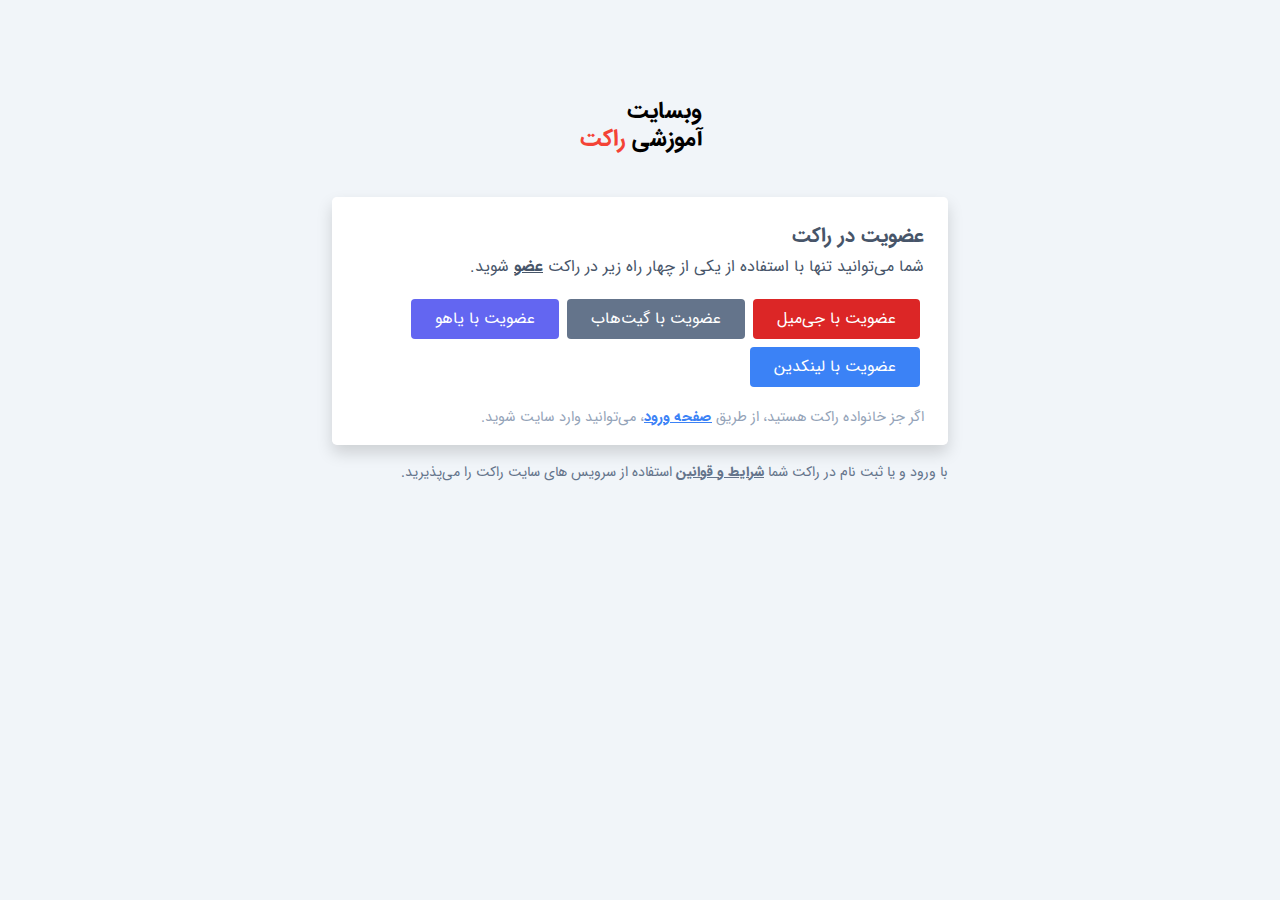
<file: register.html>
<!doctype html>
<html lang="en">

<head>
    <!-- Required meta tags -->
    <meta charset="utf-8">
    <meta name="viewport" content="width=device-width, initial-scale=1, shrink-to-fit=no">

    <link rel="stylesheet" href="css/bootstrap-rtl.min.css">
    <link rel="stylesheet" href="css/font-awesome.min.css">
    <link rel="stylesheet" href="css/owl.carousel.min.css">
    <link rel="stylesheet" href="css/owl.theme.default.min.css">
    <link rel="stylesheet" href="css/jquery.sidr.bare.css">
    <link rel="stylesheet" href="css/normalize.css">
    <link rel="stylesheet" href="css/style.css">
    <link rel="stylesheet" href="css/responsive.css">
    <link rel="stylesheet" href="css/reg.css">

    <title>عضویت در راکت</title>
</head>

<body>

    <div class="wrapper" id="app">
        <div class="bg-gray-100 py-20 h-full w-full text-gray-600">
            <div class="container flex justify-center">
                <div class="flex flex-col items-center space-y-4 relative z-10 w-12/12 lg:w-6/12">
                    <div class="col-10 col-sm-6 col-md-6 col-lg-3">
                        <div class="header__right">
                            <a href="index.html">
                                <h1>وبسایت آموزشی <span>راکت</span></h1>
                            </a>
                        </div>
                    </div>

                    <div class="bg-white shadow rounded-lg overflow-hidden w-full">
                        <div class="p-6 space-y-4">
                            <div class="space-y-1">
                                <span class="font-bold text-xl">عضویت در راکت</span>
                                <p>شما می‌توانید تنها با استفاده از یکی از چهار راه زیر در راکت <strong class="underline">عضو</strong> شوید.</p>
                            </div>

                            <div class="flex flex-wrap items-center">
                                <a href="#" class="bg-red-600 hover:bg-red-700 text-white m-1 mr-0 p-2 px-4 font-medium rounded hover:text-white">عضویت با جی‌میل</a>
                                <a href="#" class="bg-gray-500 hover:bg-gray-600 text-white m-1 mr-0 p-2 px-4 font-medium rounded hover:text-white">عضویت با گیت‌هاب</a>
                                <a href="#" class="bg-indigo-500 hover:bg-indigo-600 text-white m-1 mr-0 p-2 px-4 font-medium rounded hover:text-white">عضویت با یاهو</a>
                                <a href="#" class="bg-blue-500 hover:bg-blue-600 text-white m-1 mr-0 p-2 px-4 font-medium rounded hover:text-white">عضویت با لینکدین</a>
                            </div>

                            <div class="text-tiny text-gray-400">اگر جز خانواده راکت هستید، از طریق <a href="login.html" class="text-blue-500 hover:text-blue-500 font-bold underline">صفحه ورود</a>، می‌توانید وارد سایت شوید.</div>
                        </div>
                    </div>
                    <p class="text-gray-500 text-sm leading-relaxed self-start">با ورود و یا ثبت نام در راکت شما <a href="#" class="font-bold underline">شرایط و قوانین</a> استفاده از سرویس های سایت راکت را می‌پذیرید.</p>
                </div>
            </div>
        </div>
    </div>
</body>
</html>
</file>
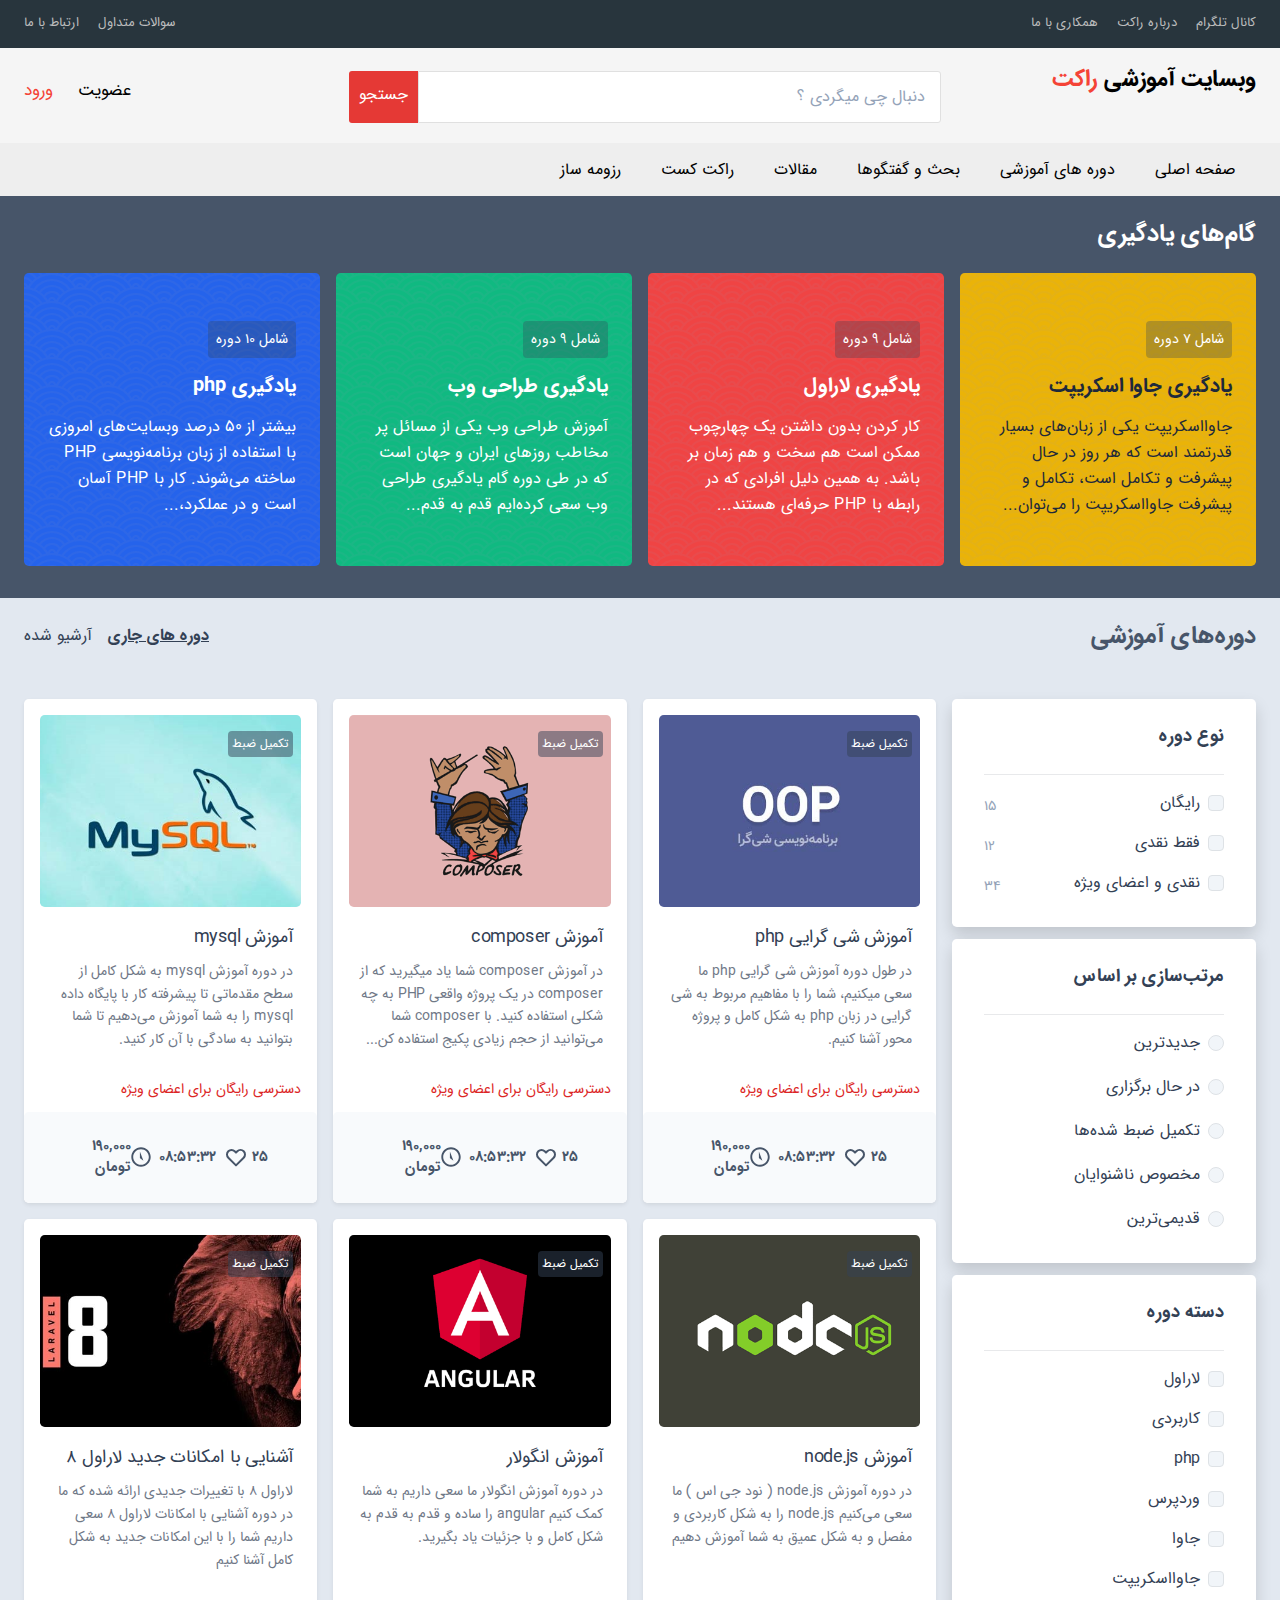
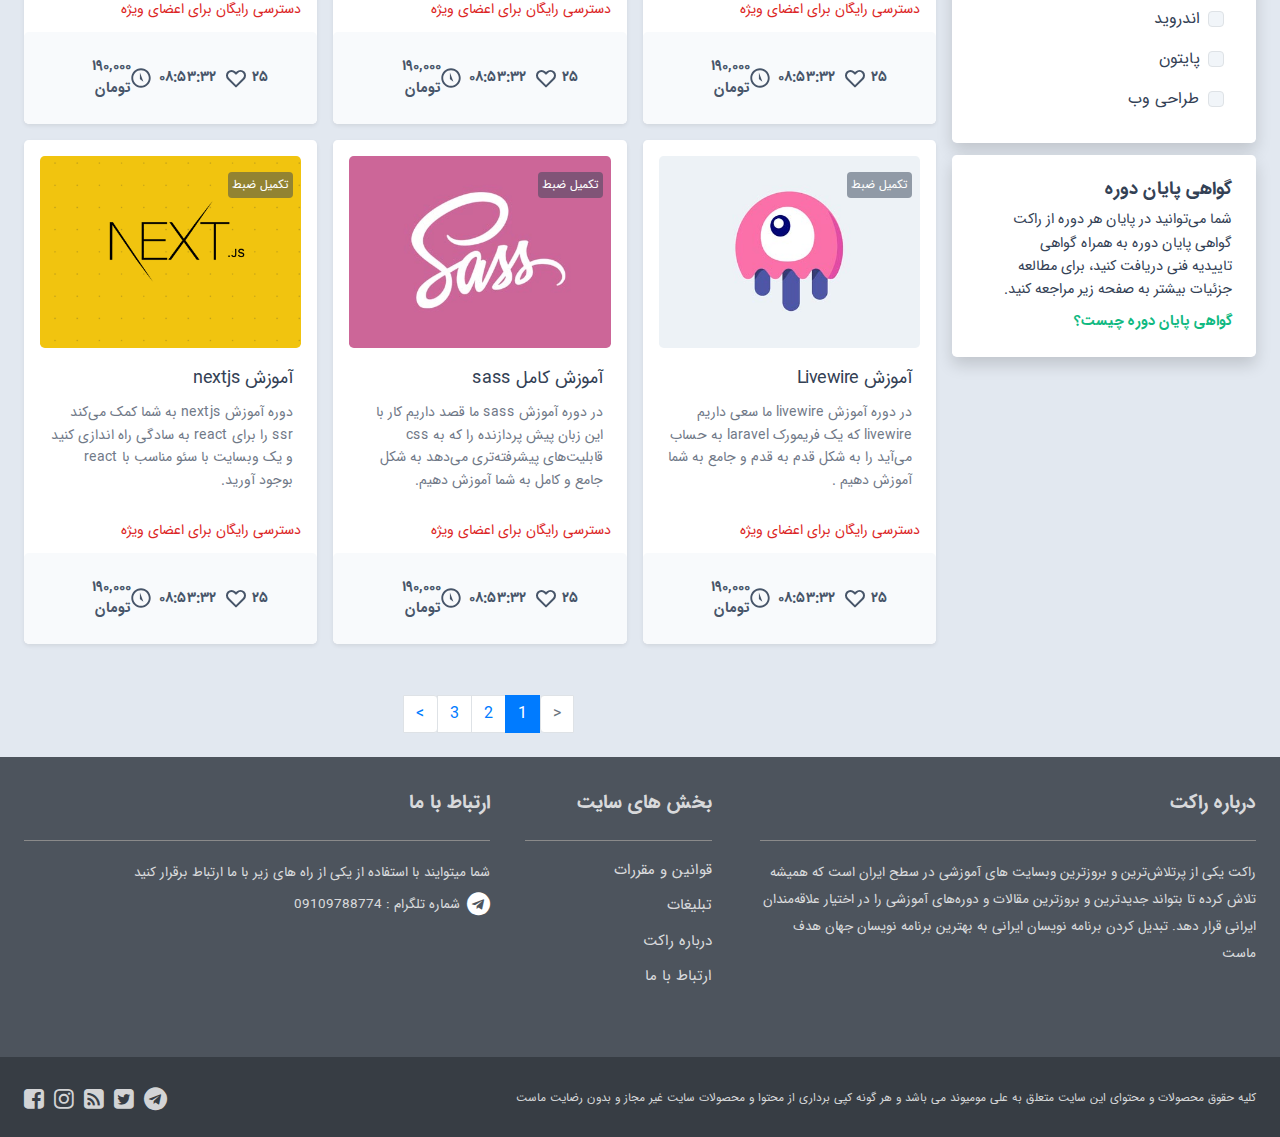
<file: series.html>
<!doctype html>
<html lang="en">

<head>
    <!-- Required meta tags -->
    <meta charset="utf-8">
    <meta name="viewport" content="width=device-width, initial-scale=1, shrink-to-fit=no">

    <link rel="stylesheet" href="css/bootstrap-rtl.min.css">
    <link rel="stylesheet" href="css/font-awesome.min.css">
    <link rel="stylesheet" href="css/owl.carousel.min.css">
    <link rel="stylesheet" href="css/owl.theme.default.min.css">
    <link rel="stylesheet" href="css/jquery.sidr.bare.css">
    <link rel="stylesheet" href="css/normalize.css">
    <link rel="stylesheet" href="css/style.css">
    <link rel="stylesheet" href="css/responsive.css">
    <link rel="stylesheet" href="css/reg.css">

    <title>وبسایت آموزشی راکت</title>
</head>

<body>

    <header>
        <div class="container">
            <div class="row justify-content-between">
                <div class="col-12 col-sm-6 col-md-6 col-lg-6">
                    <div class="head__right">
                        <ul>
                            <li><a href="#">کانال تلگرام</a></li>
                            <li><a href="#">درباره راکت</a></li>
                            <li><a href="#">همکاری با ما</a></li>
                        </ul>
                    </div>
                </div>
                <div class="col-12 col-sm-6 col-md-6 col-lg-6">
                    <div class="head__left">
                        <ul>
                            <li><a href="#">سوالات متداول</a></li>
                            <li><a href="#">ارتباط با ما</a></li>
                        </ul>
                    </div>
                </div>
            </div>
        </div>
    </header>


    <div class="tose">
        <div class="container">
            <div class="row justify-content-between">
                <div class="col-10 col-sm-6 col-md-6 col-lg-3">
                    <div class="header__right">
                        <a href="index.html">
                            <h1>وبسایت آموزشی <span>راکت</span></h1>
                        </a>
                    </div>
                </div>

                <div class="col-2 col-sm-6 col-md-6 d-none d-block d-none d-lg-none d-none d-xl-none">
                    <div class="header__left-mob">
                        <a id="menu-sid" class="slidmenuv d-block d-lg-none" href="#sidr"><i class="fa fa-bars"></i></a>
                        <div id="sidr" class="slidmenuvii">
                            <div class="serch__mobail">
                                <form>
                                    <input type="text" placeholder="دنبال چی میگردی ؟">
                                </form>
                            </div>
                            <ul>
                                <li><a href="index.html">صفحه اصلی</a></li>
                                <li><a href="login.html">ورود</a></li>
                                <li><a href="register.html">عضویت</a></li>
                                <li><a href="#">بحث و گفتگوها</a></li>
                                <li><a href="series.html">دوره های آموزشی</a></li>
                                <li><a href="lessons.html">آخرین ویدیوها</a></li>
                                <li><a href="#">مقالات</a></li>
                                <li><a href="podcast.html">راکت کست</a></li>
                                <li><a href="#">کانال تلگرام</a></li>
                                <li><a href="#">ارتباط با ما</a></li>
                            </ul>
                        </div>
                    </div>
                </div>

                <div class="col-12 col-sm-4 d-none d-md-block col-lg-6">
                    <div class="header__center">
                        <form>
                            <input type="text" placeholder="دنبال چی میگردی ؟">
                            <button type="submit" name="search">جستجو</button>
                        </form>
                    </div>
                </div>
                <div class="col-12 col-sm-4 d-none d-md-block col-lg-3">
                    <div class="header__left">
                        <ul>
                            <li><a href="register.html" class="regstri">عضویت</a></li>
                            <li><a href="login.html" class="login">ورود</a></li>
                        </ul>
                    </div>
                </div>
            </div>
        </div>
    </div>

    <div class="kacstre">
        <div class="container">
            <div class="row justify-content-between">
                <div class="col-12 col-sm-6 d-none d-md-block col-lg-12">
                    <div class="header__menu">
                        <ul>
                            <li><a href="index.html">صفحه اصلی</a></li>
                            <li><a href="#">دوره های آموزشی</a>
                                <ul>
                                    <li><a href="series.html">همه دوره ها</a></li>
                                    <li><a href="lessons.html">آخرین ویدیوها</a></li>
                                    <li><a href="skills-chart.html">گام های یادگیری</a></li>
                                </ul>
                            </li>
                            <li><a href="#">بحث و گفتگوها</a></li>
                            <li><a href="#">مقالات</a></li>
                            <li><a href="podcast.html">راکت کست</a></li>
                            <li><a href="404.html">رزومه ساز</a></li>
                        </ul>
                    </div>
                </div>
            </div>
        </div>
    </div>

    <div>
        <div class="bg-gray-600 pt-4 pb-8">
            <div class="skills container">
                <h3 class="text-2xl mb-4 text-white font-bold hover:underline"><a href="#">گام‌های یادگیری</a></h3>
                <div class="grid grid-cols-1 md:grid-cols-2 xl:grid-cols-4  grid-flow-row gap-4">
                    <div class="rounded-lg py-5 px-4 pattern-2 bg-yellow-500">
                        <div class="flex flex-col text-gray-800 space-y-4">
                            <span class="self-start flex bg-gray-700 bg-opacity-30 text-white p-2 rounded text-sm">شامل ۷ دوره</span>
                            <a href="#">
                                <h2 class="text-xl font-bold hover:underline">یادگیری جاوا اسکریپت</h2>
                            </a>
                            <p class="leading-relaxed">جاوااسکریپت یکی از زبان‌های بسیار قدرتمند است که هر روز در حال پیشرفت و تکامل است، تکامل و پیشرفت جاوااسکریپت را می‌توان...</p>

                        </div>
                    </div>
                    <div class="rounded-lg py-5 px-4 pattern-2 bg-red-500">
                        <div class="flex flex-col text-white space-y-4">
                            <span class="self-start flex bg-gray-700 bg-opacity-30 text-white p-2 rounded text-sm">شامل ۹ دوره</span>
                            <a href="#">
                                <h2 class="text-xl font-bold hover:underline">یادگیری لاراول</h2>
                            </a>
                            <p class="leading-relaxed">کار کردن بدون داشتن یک چهارچوب ممکن است هم سخت و هم زمان‌ بر باشد. به همین دلیل افرادی که در رابطه با PHP حرفه‌ای هستند...</p>
                        </div>
                    </div>
                    <div class="rounded-lg py-5 px-4 pattern-2 bg-emerald-500">
                        <div class="flex flex-col text-white space-y-4">
                            <span class="self-start flex bg-gray-700 bg-opacity-30 text-white p-2 rounded text-sm">شامل ۹ دوره</span>
                            <a href="#">
                                <h2 class="text-xl font-bold hover:underline">یادگیری طراحی وب</h2>
                            </a>
                            <p class="leading-relaxed">آموزش طراحی وب یکی از مسائل پر مخاطب روزهای ایران و جهان است که در طی دوره گام یادگیری طراحی وب سعی کرده‌ایم قدم به قدم...</p>

                        </div>
                    </div>
                    <div class="rounded-lg py-5 px-4 pattern-2 bg-blue-600">
                        <div class="flex flex-col text-white space-y-4">
                            <span class="self-start flex bg-gray-700 bg-opacity-30 text-white p-2 rounded text-sm">شامل ۱۰ دوره</span>
                            <a href="#">
                                <h2 class="text-xl font-bold hover:underline">یادگیری php</h2>
                            </a>
                            <p class="leading-relaxed">بیشتر از ۵۰‌ درصد وبسایت‌های امروزی با استفاده از زبان برنامه‌نویسی PHP ساخته می‌شوند. کار با PHP آسان است و در عملکرد،...</p>

                        </div>
                    </div>
                </div>
            </div>
        </div>
        <div class="bg-gray-200 pt-3 py-6">
            <div class="container" id="series-page">
                <div class="flex justify-between items-center flex-wrap mb-5 pt-2">
                    <h1 class="text-2xl font-bold text-gray-600 block">دوره‌های آموزشی</h1>
                    <div class="flex items-center space-x-4 space-x-reverse">
                        <a href="#" class="hover:underline font-bold underline">دوره های جاری</a>
                        <a href="#" class="hover:underline ">آرشیو شده</a>
                    </div>
                </div>
                <div class="flex flex-col md:flex-row md:space-x-4 md:space-x-reverse">
                    <div class="w-12/12 mb-4 md:mb-0 md:w-3/12 space-y-3">
                        <div class="py-6 px-2 shadow rounded-lg bg-white space-y-4">
                            <div class="pb-4 mx-4 border-b border-solid border-gray-800 border-opacity-10">
                                <span class="text-lg font-bold">نوع دوره</span>
                            </div>
                            <div class="px-4 space-y-2">
                                <div class="flex items-center justify-between">
                                    <label class="flex items-center space-x-2 space-x-reverse">
									<input class="form-checkbox w-4 h-4 rounded border border-gray-300 bg-gray-100" type="checkbox" name="type">
									<span class="font-medium">رایگان</span>
								</label>
                                    <span class="text-sm text-gray-400">۱۵</span>
                                </div>
                                <div class="flex items-center justify-between">
                                    <label class="flex items-center space-x-2 space-x-reverse">
									<input class="form-checkbox w-4 h-4 rounded border border-gray-300 bg-gray-100" type="checkbox" name="type">
									<span class="font-medium">فقط نقدی</span>
								</label>
                                    <span class="text-sm text-gray-400">۱۲</span>
                                </div>
                                <div class="flex items-center justify-between">
                                    <label class="flex items-center space-x-2 space-x-reverse">
									<input class="form-checkbox w-4 h-4 rounded border border-gray-300 bg-gray-100" type="checkbox" name="type">
									<span class="font-medium"> نقدی و اعضای ویژه</span>
								</label>
                                    <span class="text-sm text-gray-400">۳۴</span>
                                </div>
                            </div>
                        </div>
                        <div class="py-6 px-2 shadow rounded-lg bg-white space-y-4">
                            <div class="pb-4 mx-4 border-b border-solid border-gray-800 border-opacity-10">
                                <span class="text-lg font-bold">مرتب‌سازی بر اساس</span>
                            </div>
                            <div class="px-4 space-y-3">
                                <div class="flex items-center justify-between">
                                    <label class="flex items-center space-x-2 space-x-reverse">
									<input class="form-radio w-4 h-4 rounded-full border border-gray-300 bg-gray-100" type="radio" name="order" value="latest">
									<span class="font-medium">جدید‌ترین</span>
								</label>
                                </div>
                                <div class="flex items-center justify-between">
                                    <label class="flex items-center space-x-2 space-x-reverse">
									<input class="form-radio w-4 h-4 rounded-full border border-gray-300 bg-gray-100" type="radio" name="order" value="uncomplete">
									<span class="font-medium">در حال برگزاری</span>
								</label>
                                </div>
                                <div class="flex items-center justify-between">
                                    <label class="flex items-center space-x-2 space-x-reverse">
									<input class="form-radio w-4 h-4 rounded-full border border-gray-300 bg-gray-100" type="radio" value="complete" name="order">
									<span class="font-medium">تکمیل ضبط‌ شده‌ها</span>
								</label>
                                </div>
                                <div class="flex items-center justify-between">
                                    <label class="flex items-center space-x-2 space-x-reverse">
									<input class="form-radio w-4 h-4 rounded-full border border-gray-300 bg-gray-100" type="radio" value="deaf" name="order">
									<span class="font-medium">مخصوص ناشنوایان</span>
								</label>
                                </div>
                                <div class="flex items-center justify-between">
                                    <label class="flex items-center space-x-2 space-x-reverse">
									<input class="form-radio w-4 h-4 rounded-full border border-gray-300 bg-gray-100" type="radio" name="order" value="oldest">
									<span class="font-medium">قدیمی‌ترین</span>
								</label>
                                </div>
                            </div>
                        </div>
                        <div class="py-6 px-2 shadow rounded-lg bg-white space-y-4">
                            <div class="pb-4 mx-4 border-b border-solid border-gray-800 border-opacity-10">
                                <span class="text-lg font-bold">دسته دوره</span>
                            </div>
                            <div class="px-4 space-y-2">
                                <div class="flex items-center justify-between">
                                    <label class="flex items-center space-x-2 space-x-reverse">
										<input class="form-checkbox w-4 h-4 rounded border border-gray-300 bg-gray-100" type="checkbox" name="category" value="لاراول ">
										<span class="font-medium">لاراول </span>
									</label>
                                </div>
                                <div class="flex items-center justify-between">
                                    <label class="flex items-center space-x-2 space-x-reverse">
										<input class="form-checkbox w-4 h-4 rounded border border-gray-300 bg-gray-100" type="checkbox" name="category" value="کاربردی">
										<span class="font-medium">کاربردی</span>
									</label>
                                </div>
                                <div class="flex items-center justify-between">
                                    <label class="flex items-center space-x-2 space-x-reverse">
										<input class="form-checkbox w-4 h-4 rounded border border-gray-300 bg-gray-100" type="checkbox" name="category" value="php">
										<span class="font-medium">php</span>
									</label>
                                </div>
                                <div class="flex items-center justify-between">
                                    <label class="flex items-center space-x-2 space-x-reverse">
										<input class="form-checkbox w-4 h-4 rounded border border-gray-300 bg-gray-100" type="checkbox" name="category" value="وردپرس">
										<span class="font-medium">وردپرس</span>
									</label>
                                </div>
                                <div class="flex items-center justify-between">
                                    <label class="flex items-center space-x-2 space-x-reverse">
										<input class="form-checkbox w-4 h-4 rounded border border-gray-300 bg-gray-100" type="checkbox" name="category" value="جاوا">
										<span class="font-medium">جاوا</span>
									</label>
                                </div>
                                <div class="flex items-center justify-between">
                                    <label class="flex items-center space-x-2 space-x-reverse">
										<input class="form-checkbox w-4 h-4 rounded border border-gray-300 bg-gray-100" type="checkbox" name="category" value="جاوااسکریپت">
										<span class="font-medium">جاوااسکریپت</span>
									</label>
                                </div>
                                <div class="flex items-center justify-between">
                                    <label class="flex items-center space-x-2 space-x-reverse">
										<input class="form-checkbox w-4 h-4 rounded border border-gray-300 bg-gray-100" type="checkbox" name="category" value="اندروید">
										<span class="font-medium">اندروید</span>
									</label>
                                </div>
                                <div class="flex items-center justify-between">
                                    <label class="flex items-center space-x-2 space-x-reverse">
										<input class="form-checkbox w-4 h-4 rounded border border-gray-300 bg-gray-100" type="checkbox" name="category" value="پایتون">
										<span class="font-medium">پایتون</span>
									</label>
                                </div>
                                <div class="flex items-center justify-between">
                                    <label class="flex items-center space-x-2 space-x-reverse">
										<input class="form-checkbox w-4 h-4 rounded border border-gray-300 bg-gray-100" type="checkbox" name="category" value="طراحی وب">
										<span class="font-medium">طراحی وب</span>
									</label>
                                </div>
                            </div>
                        </div>
                        <div class="py-6 px-3 pl-5 shadow rounded-lg bg-white flex">
                            <div class="text-emerald-500 ml-2 hidden xl:block"></div>
                            <div class="space-y-2 leading-relaxed">
                                <h3 class="text-lg font-bold">گواهی پایان دوره</h3>
                                <p class="text-tiny">شما می‌توانید در پایان هر دوره از راکت گواهی پایان دوره به همراه گواهی تاییدیه فنی دریافت کنید، برای مطالعه جزئیات بیشتر به صفحه زیر مراجعه کنید.
                                    <a href="#" class="flex font-bold text-emerald-500 hover:underline hover:text-emerald-600 mt-2">گواهی پایان دوره چیست؟</a>
                                </p>
                            </div>
                        </div>
                    </div>
                    <div class="w-12/12 md:w-9/12">
                        <div class="relative">
                            <div class="grid grid-cols-1 md:grid-cols-2 lg:grid-cols-3 grid-flow-row gap-4">
                                <div>
                                    <article class="flex flex-col h-full rounded-lg bg-white bg-white shadow-sm overflow-hidden">
                                        <div class="h-48 overflow-hidden relative m-3 rounded-lg">
                                            <span class="absolute left-0 top-0 ml-4 mt-4 cursor-pointer">
												<div class="flex items-center space-x-2 space-x-reverse"></div>
											</span>
                                            <div class="absolute top-0.5 left-0 ml-12 mt-3"></div>
                                            <img class="w-full h-full object-cover lozad" alt="آموزش شی گرایی php" src="img/shi.jpg">
                                            <span class="absolute top-0 right-0 p-1 bg-gray-700 mt-3 mr-2 text-xs rounded text-white bg-opacity-50">تکمیل ضبط</span>
                                        </div>
                                        <div class="flex flex-col flex-1 space-y-3">
                                            <div class="px-4 flex-grow">
                                                <h2 class="font-medium text-lg leading-relaxed tracking-tight hover:underline"><a href="#"><span>آموزش شی گرایی php</span></a></h2>
                                                <p class="mt-2 mb-3 text-sm opacity-70 leading-relaxed">
                                                    در طول دوره آموزش شی گرایی php ما سعی میکنیم، شما را با مفاهیم مربوط به شی گرایی در زبان php به شکل کامل و پروژه محور آشنا کنیم.
                                                </p>
                                            </div>
                                            <div class="space-y-3 mr-3">
                                                <div class="text-sm text-red-600 font-medium flex items-center space-x-1 space-x-reverse">
                                                    <span> دسترسی رایگان برای اعضای ویژه</span>
                                                </div>
                                            </div>
                                            <div>
                                                <div class="bg-gray-50 text-gray-600 rounded-lg py-4 px-5 ">
                                                    <div class="flex justify-between items-center">
                                                        <div class="flex items-baseline font-bold flex-row-reverse text-tiny">
                                                            <div class="flex items-center space-x-2 space-x-reverse">
                                                                <span>۰۸:۵۳:۳۲</span>
                                                                <svg viewBox="0 0 512 512" class="w-5 h-5">
																	<path fill="currentColor" d="M256 8C119 8 8 119 8 256s111 248 248 248 248-111 248-248S393 8 256 8zm0 448c-110.5 0-200-89.5-200-200S145.5 56 256 56s200 89.5 200 200-89.5 200-200 200zm61.8-104.4l-84.9-61.7c-3.1-2.3-4.9-5.9-4.9-9.7V116c0-62c6.6 0 12 5.4 12 12v141.7l66.8 48"></path>
																</svg>
                                                            </div>

                                                            <div class="ml-2 flex items-center space-x-1 space-x-reverse">
                                                                <span class="font-bold">۲۵</span>
                                                                <svg viewBox="0 0 24 24" stroke="currentColor" fill="none" class="w-6 h-6 hover:text-red-500 cursor-pointer">
																	<path stroke-linecap="round" stroke-linejoin="round" stroke-width="2" d="M4.318 6.318a4.5 4.5 0 000 6.364L12 20.364l7.682-7.682a4.5 4.5 0 00-6.364-6.364L12 7.636l-1.318-1.318a4.5 4.5 0 00-6.364 0z"></path>
																</svg>
                                                            </div>
                                                        </div>
                                                        <span class="font-bold text-tiny">۱۹۰,۰۰۰ تومان</span>
                                                    </div>
                                                </div>
                                            </div>
                                        </div>
                                    </article>
                                </div>

                                <div>
                                    <article class="flex flex-col h-full rounded-lg bg-white bg-white shadow-sm overflow-hidden">
                                        <div class="h-48 overflow-hidden relative m-3 rounded-lg">
                                            <span class="absolute left-0 top-0 ml-4 mt-4 cursor-pointer">
												<div class="flex items-center space-x-2 space-x-reverse"></div>
											</span>
                                            <div class="absolute top-0.5 left-0 ml-12 mt-3"></div>
                                            <img class="w-full h-full object-cover lozad" alt="آموزش composer" src="img/com.png">
                                            <span class="absolute top-0 right-0 p-1 bg-gray-700 mt-3 mr-2 text-xs rounded text-white bg-opacity-50">تکمیل ضبط</span>
                                        </div>
                                        <div class="flex flex-col flex-1 space-y-3">
                                            <div class="px-4 flex-grow">
                                                <h2 class="font-medium text-lg leading-relaxed tracking-tight hover:underline"><a href="#"><span>آموزش composer</span></a></h2>
                                                <p class="mt-2 mb-3 text-sm opacity-70 leading-relaxed">
                                                    در آموزش composer شما یاد میگیرید که از composer در یک پروژه واقعی PHP به چه شکلی استفاده کنید. با composer شما می‌توانید از حجم زیادی پکیج استفاده کن...
                                                </p>
                                            </div>
                                            <div class="space-y-3 mr-3">
                                                <div class="text-sm text-red-600 font-medium flex items-center space-x-1 space-x-reverse">
                                                    <span> دسترسی رایگان برای اعضای ویژه</span>
                                                </div>
                                            </div>
                                            <div>
                                                <div class="bg-gray-50 text-gray-600 rounded-lg py-4 px-5 ">
                                                    <div class="flex justify-between items-center">
                                                        <div class="flex items-baseline font-bold flex-row-reverse text-tiny">
                                                            <div class="flex items-center space-x-2 space-x-reverse">
                                                                <span>۰۸:۵۳:۳۲</span>
                                                                <svg viewBox="0 0 512 512" class="w-5 h-5">
																	<path fill="currentColor" d="M256 8C119 8 8 119 8 256s111 248 248 248 248-111 248-248S393 8 256 8zm0 448c-110.5 0-200-89.5-200-200S145.5 56 256 56s200 89.5 200 200-89.5 200-200 200zm61.8-104.4l-84.9-61.7c-3.1-2.3-4.9-5.9-4.9-9.7V116c0-62c6.6 0 12 5.4 12 12v141.7l66.8 48"></path>
																</svg>
                                                            </div>

                                                            <div class="ml-2 flex items-center space-x-1 space-x-reverse">
                                                                <span class="font-bold">۲۵</span>
                                                                <svg viewBox="0 0 24 24" stroke="currentColor" fill="none" class="w-6 h-6 hover:text-red-500 cursor-pointer">
																	<path stroke-linecap="round" stroke-linejoin="round" stroke-width="2" d="M4.318 6.318a4.5 4.5 0 000 6.364L12 20.364l7.682-7.682a4.5 4.5 0 00-6.364-6.364L12 7.636l-1.318-1.318a4.5 4.5 0 00-6.364 0z"></path>
																</svg>
                                                            </div>
                                                        </div>
                                                        <span class="font-bold text-tiny">۱۹۰,۰۰۰ تومان</span>
                                                    </div>
                                                </div>
                                            </div>
                                        </div>
                                    </article>
                                </div>

                                <div>
                                    <article class="flex flex-col h-full rounded-lg bg-white bg-white shadow-sm overflow-hidden">
                                        <div class="h-48 overflow-hidden relative m-3 rounded-lg">
                                            <span class="absolute left-0 top-0 ml-4 mt-4 cursor-pointer">
												<div class="flex items-center space-x-2 space-x-reverse"></div>
											</span>
                                            <div class="absolute top-0.5 left-0 ml-12 mt-3"></div>
                                            <img class="w-full h-full object-cover lozad" alt="آموزش mysql" src="img/mysq.jpg">
                                            <span class="absolute top-0 right-0 p-1 bg-gray-700 mt-3 mr-2 text-xs rounded text-white bg-opacity-50">تکمیل ضبط</span>
                                        </div>
                                        <div class="flex flex-col flex-1 space-y-3">
                                            <div class="px-4 flex-grow">
                                                <h2 class="font-medium text-lg leading-relaxed tracking-tight hover:underline"><a href="#"><span>آموزش mysql</span></a></h2>
                                                <p class="mt-2 mb-3 text-sm opacity-70 leading-relaxed">
                                                    در دوره آموزش mysql به شکل کامل از سطح مقدماتی تا پیشرفته کار با پایگاه داده mysql را به شما آموزش می‌دهیم تا شما بتوانید به سادگی با آن کار کنید.
                                                </p>
                                            </div>
                                            <div class="space-y-3 mr-3">
                                                <div class="text-sm text-red-600 font-medium flex items-center space-x-1 space-x-reverse">
                                                    <span> دسترسی رایگان برای اعضای ویژه</span>
                                                </div>
                                            </div>
                                            <div>
                                                <div class="bg-gray-50 text-gray-600 rounded-lg py-4 px-5 ">
                                                    <div class="flex justify-between items-center">
                                                        <div class="flex items-baseline font-bold flex-row-reverse text-tiny">
                                                            <div class="flex items-center space-x-2 space-x-reverse">
                                                                <span>۰۸:۵۳:۳۲</span>
                                                                <svg viewBox="0 0 512 512" class="w-5 h-5">
																	<path fill="currentColor" d="M256 8C119 8 8 119 8 256s111 248 248 248 248-111 248-248S393 8 256 8zm0 448c-110.5 0-200-89.5-200-200S145.5 56 256 56s200 89.5 200 200-89.5 200-200 200zm61.8-104.4l-84.9-61.7c-3.1-2.3-4.9-5.9-4.9-9.7V116c0-62c6.6 0 12 5.4 12 12v141.7l66.8 48"></path>
																</svg>
                                                            </div>

                                                            <div class="ml-2 flex items-center space-x-1 space-x-reverse">
                                                                <span class="font-bold">۲۵</span>
                                                                <svg viewBox="0 0 24 24" stroke="currentColor" fill="none" class="w-6 h-6 hover:text-red-500 cursor-pointer">
																	<path stroke-linecap="round" stroke-linejoin="round" stroke-width="2" d="M4.318 6.318a4.5 4.5 0 000 6.364L12 20.364l7.682-7.682a4.5 4.5 0 00-6.364-6.364L12 7.636l-1.318-1.318a4.5 4.5 0 00-6.364 0z"></path>
																</svg>
                                                            </div>
                                                        </div>
                                                        <span class="font-bold text-tiny">۱۹۰,۰۰۰ تومان</span>
                                                    </div>
                                                </div>
                                            </div>
                                        </div>
                                    </article>
                                </div>

                                <div>
                                    <article class="flex flex-col h-full rounded-lg bg-white bg-white shadow-sm overflow-hidden">
                                        <div class="h-48 overflow-hidden relative m-3 rounded-lg">
                                            <span class="absolute left-0 top-0 ml-4 mt-4 cursor-pointer">
												<div class="flex items-center space-x-2 space-x-reverse"></div>
											</span>
                                            <div class="absolute top-0.5 left-0 ml-12 mt-3"></div>
                                            <img class="w-full h-full object-cover lozad" alt="آموزش node.js" src="img/node.png">
                                            <span class="absolute top-0 right-0 p-1 bg-gray-700 mt-3 mr-2 text-xs rounded text-white bg-opacity-50">تکمیل ضبط</span>
                                        </div>
                                        <div class="flex flex-col flex-1 space-y-3">
                                            <div class="px-4 flex-grow">
                                                <h2 class="font-medium text-lg leading-relaxed tracking-tight hover:underline"><a href="#"><span>آموزش node.js</span></a></h2>
                                                <p class="mt-2 mb-3 text-sm opacity-70 leading-relaxed">
                                                    در دوره آموزش node.js ( نود جی اس ) ما سعی می‌کنیم node.js را به شکل کاربردی و مفصل و به شکل عمیق به شما آموزش دهیم
                                                </p>
                                            </div>
                                            <div class="space-y-3 mr-3">
                                                <div class="text-sm text-red-600 font-medium flex items-center space-x-1 space-x-reverse">
                                                    <span> دسترسی رایگان برای اعضای ویژه</span>
                                                </div>
                                            </div>
                                            <div>
                                                <div class="bg-gray-50 text-gray-600 rounded-lg py-4 px-5 ">
                                                    <div class="flex justify-between items-center">
                                                        <div class="flex items-baseline font-bold flex-row-reverse text-tiny">
                                                            <div class="flex items-center space-x-2 space-x-reverse">
                                                                <span>۰۸:۵۳:۳۲</span>
                                                                <svg viewBox="0 0 512 512" class="w-5 h-5">
																	<path fill="currentColor" d="M256 8C119 8 8 119 8 256s111 248 248 248 248-111 248-248S393 8 256 8zm0 448c-110.5 0-200-89.5-200-200S145.5 56 256 56s200 89.5 200 200-89.5 200-200 200zm61.8-104.4l-84.9-61.7c-3.1-2.3-4.9-5.9-4.9-9.7V116c0-62c6.6 0 12 5.4 12 12v141.7l66.8 48"></path>
																</svg>
                                                            </div>

                                                            <div class="ml-2 flex items-center space-x-1 space-x-reverse">
                                                                <span class="font-bold">۲۵</span>
                                                                <svg viewBox="0 0 24 24" stroke="currentColor" fill="none" class="w-6 h-6 hover:text-red-500 cursor-pointer">
																	<path stroke-linecap="round" stroke-linejoin="round" stroke-width="2" d="M4.318 6.318a4.5 4.5 0 000 6.364L12 20.364l7.682-7.682a4.5 4.5 0 00-6.364-6.364L12 7.636l-1.318-1.318a4.5 4.5 0 00-6.364 0z"></path>
																</svg>
                                                            </div>
                                                        </div>
                                                        <span class="font-bold text-tiny">۱۹۰,۰۰۰ تومان</span>
                                                    </div>
                                                </div>
                                            </div>
                                        </div>
                                    </article>
                                </div>

                                <div>
                                    <article class="flex flex-col h-full rounded-lg bg-white bg-white shadow-sm overflow-hidden">
                                        <div class="h-48 overflow-hidden relative m-3 rounded-lg">
                                            <span class="absolute left-0 top-0 ml-4 mt-4 cursor-pointer">
												<div class="flex items-center space-x-2 space-x-reverse"></div>
											</span>
                                            <div class="absolute top-0.5 left-0 ml-12 mt-3"></div>
                                            <img class="w-full h-full object-cover lozad" alt="آموزش انگولار" src="img/angular.png">
                                            <span class="absolute top-0 right-0 p-1 bg-gray-700 mt-3 mr-2 text-xs rounded text-white bg-opacity-50">تکمیل ضبط</span>
                                        </div>
                                        <div class="flex flex-col flex-1 space-y-3">
                                            <div class="px-4 flex-grow">
                                                <h2 class="font-medium text-lg leading-relaxed tracking-tight hover:underline"><a href="#"><span>آموزش انگولار</span></a></h2>
                                                <p class="mt-2 mb-3 text-sm opacity-70 leading-relaxed">
                                                    در دوره آموزش انگولار ما سعی داریم به شما کمک کنیم angular را ساده و قدم به قدم به شکل کامل و با جزئیات یاد بگیرید.
                                                </p>
                                            </div>
                                            <div class="space-y-3 mr-3">
                                                <div class="text-sm text-red-600 font-medium flex items-center space-x-1 space-x-reverse">
                                                    <span> دسترسی رایگان برای اعضای ویژه</span>
                                                </div>
                                            </div>
                                            <div>
                                                <div class="bg-gray-50 text-gray-600 rounded-lg py-4 px-5 ">
                                                    <div class="flex justify-between items-center">
                                                        <div class="flex items-baseline font-bold flex-row-reverse text-tiny">
                                                            <div class="flex items-center space-x-2 space-x-reverse">
                                                                <span>۰۸:۵۳:۳۲</span>
                                                                <svg viewBox="0 0 512 512" class="w-5 h-5">
																	<path fill="currentColor" d="M256 8C119 8 8 119 8 256s111 248 248 248 248-111 248-248S393 8 256 8zm0 448c-110.5 0-200-89.5-200-200S145.5 56 256 56s200 89.5 200 200-89.5 200-200 200zm61.8-104.4l-84.9-61.7c-3.1-2.3-4.9-5.9-4.9-9.7V116c0-62c6.6 0 12 5.4 12 12v141.7l66.8 48"></path>
																</svg>
                                                            </div>

                                                            <div class="ml-2 flex items-center space-x-1 space-x-reverse">
                                                                <span class="font-bold">۲۵</span>
                                                                <svg viewBox="0 0 24 24" stroke="currentColor" fill="none" class="w-6 h-6 hover:text-red-500 cursor-pointer">
																	<path stroke-linecap="round" stroke-linejoin="round" stroke-width="2" d="M4.318 6.318a4.5 4.5 0 000 6.364L12 20.364l7.682-7.682a4.5 4.5 0 00-6.364-6.364L12 7.636l-1.318-1.318a4.5 4.5 0 00-6.364 0z"></path>
																</svg>
                                                            </div>
                                                        </div>
                                                        <span class="font-bold text-tiny">۱۹۰,۰۰۰ تومان</span>
                                                    </div>
                                                </div>
                                            </div>
                                        </div>
                                    </article>
                                </div>

                                <div>
                                    <article class="flex flex-col h-full rounded-lg bg-white bg-white shadow-sm overflow-hidden">
                                        <div class="h-48 overflow-hidden relative m-3 rounded-lg">
                                            <span class="absolute left-0 top-0 ml-4 mt-4 cursor-pointer">
												<div class="flex items-center space-x-2 space-x-reverse"></div>
											</span>
                                            <div class="absolute top-0.5 left-0 ml-12 mt-3"></div>
                                            <img class="w-full h-full object-cover lozad" alt="laravel-thum.jpg" src="img/laravel-thum.jpg">
                                            <span class="absolute top-0 right-0 p-1 bg-gray-700 mt-3 mr-2 text-xs rounded text-white bg-opacity-50">تکمیل ضبط</span>
                                        </div>
                                        <div class="flex flex-col flex-1 space-y-3">
                                            <div class="px-4 flex-grow">
                                                <h2 class="font-medium text-lg leading-relaxed tracking-tight hover:underline"><a href="#"><span>آشنایی با امکانات جدید لاراول ۸</span></a></h2>
                                                <p class="mt-2 mb-3 text-sm opacity-70 leading-relaxed">
                                                    لاراول ۸ با تغییرات جدیدی ارائه شده که ما در دوره آشنایی با امکانات لاراول ۸ سعی داریم شما را با این امکانات جدید به شکل کامل آشنا کنیم
                                                </p>
                                            </div>
                                            <div class="space-y-3 mr-3">
                                                <div class="text-sm text-red-600 font-medium flex items-center space-x-1 space-x-reverse">
                                                    <span> دسترسی رایگان برای اعضای ویژه</span>
                                                </div>
                                            </div>
                                            <div>
                                                <div class="bg-gray-50 text-gray-600 rounded-lg py-4 px-5 ">
                                                    <div class="flex justify-between items-center">
                                                        <div class="flex items-baseline font-bold flex-row-reverse text-tiny">
                                                            <div class="flex items-center space-x-2 space-x-reverse">
                                                                <span>۰۸:۵۳:۳۲</span>
                                                                <svg viewBox="0 0 512 512" class="w-5 h-5">
															<path fill="currentColor" d="M256 8C119 8 8 119 8 256s111 248 248 248 248-111 248-248S393 8 256 8zm0 448c-110.5 0-200-89.5-200-200S145.5 56 256 56s200 89.5 200 200-89.5 200-200 200zm61.8-104.4l-84.9-61.7c-3.1-2.3-4.9-5.9-4.9-9.7V116c0-62c6.6 0 12 5.4 12 12v141.7l66.8 48"></path>
														</svg>
                                                            </div>

                                                            <div class="ml-2 flex items-center space-x-1 space-x-reverse">
                                                                <span class="font-bold">۲۵</span>
                                                                <svg viewBox="0 0 24 24" stroke="currentColor" fill="none" class="w-6 h-6 hover:text-red-500 cursor-pointer">
																	<path stroke-linecap="round" stroke-linejoin="round" stroke-width="2" d="M4.318 6.318a4.5 4.5 0 000 6.364L12 20.364l7.682-7.682a4.5 4.5 0 00-6.364-6.364L12 7.636l-1.318-1.318a4.5 4.5 0 00-6.364 0z"></path>
																</svg>
                                                            </div>
                                                        </div>
                                                        <span class="font-bold text-tiny">۱۹۰,۰۰۰ تومان</span>
                                                    </div>
                                                </div>
                                            </div>
                                        </div>
                                    </article>
                                </div>

                                <div>
                                    <article class="flex flex-col h-full rounded-lg bg-white bg-white shadow-sm overflow-hidden">
                                        <div class="h-48 overflow-hidden relative m-3 rounded-lg">
                                            <span class="absolute left-0 top-0 ml-4 mt-4 cursor-pointer">
												<div class="flex items-center space-x-2 space-x-reverse"></div>
											</span>
                                            <div class="absolute top-0.5 left-0 ml-12 mt-3"></div>
                                            <img class="w-full h-full object-cover lozad" alt="آموزش شی گرایی php" src="img/livewire.jpg">
                                            <span class="absolute top-0 right-0 p-1 bg-gray-700 mt-3 mr-2 text-xs rounded text-white bg-opacity-50">تکمیل ضبط</span>
                                        </div>
                                        <div class="flex flex-col flex-1 space-y-3">
                                            <div class="px-4 flex-grow">
                                                <h2 class="font-medium text-lg leading-relaxed tracking-tight hover:underline"><a href="#"><span>آموزش Livewire</span></a></h2>
                                                <p class="mt-2 mb-3 text-sm opacity-70 leading-relaxed">
                                                    در دوره آموزش livewire ما سعی داریم livewire که یک فریمورک laravel به حساب می‌آید را به شکل قدم به قدم و جامع به شما آموزش دهیم .
                                                </p>
                                            </div>
                                            <div class="space-y-3 mr-3">
                                                <div class="text-sm text-red-600 font-medium flex items-center space-x-1 space-x-reverse">
                                                    <span> دسترسی رایگان برای اعضای ویژه</span>
                                                </div>
                                            </div>
                                            <div>
                                                <div class="bg-gray-50 text-gray-600 rounded-lg py-4 px-5 ">
                                                    <div class="flex justify-between items-center">
                                                        <div class="flex items-baseline font-bold flex-row-reverse text-tiny">
                                                            <div class="flex items-center space-x-2 space-x-reverse">
                                                                <span>۰۸:۵۳:۳۲</span>
                                                                <svg viewBox="0 0 512 512" class="w-5 h-5">
																	<path fill="currentColor" d="M256 8C119 8 8 119 8 256s111 248 248 248 248-111 248-248S393 8 256 8zm0 448c-110.5 0-200-89.5-200-200S145.5 56 256 56s200 89.5 200 200-89.5 200-200 200zm61.8-104.4l-84.9-61.7c-3.1-2.3-4.9-5.9-4.9-9.7V116c0-62c6.6 0 12 5.4 12 12v141.7l66.8 48"></path>
																</svg>
                                                            </div>

                                                            <div class="ml-2 flex items-center space-x-1 space-x-reverse">
                                                                <span class="font-bold">۲۵</span>
                                                                <svg viewBox="0 0 24 24" stroke="currentColor" fill="none" class="w-6 h-6 hover:text-red-500 cursor-pointer">
																	<path stroke-linecap="round" stroke-linejoin="round" stroke-width="2" d="M4.318 6.318a4.5 4.5 0 000 6.364L12 20.364l7.682-7.682a4.5 4.5 0 00-6.364-6.364L12 7.636l-1.318-1.318a4.5 4.5 0 00-6.364 0z"></path>
																</svg>
                                                            </div>
                                                        </div>
                                                        <span class="font-bold text-tiny">۱۹۰,۰۰۰ تومان</span>
                                                    </div>
                                                </div>
                                            </div>
                                        </div>
                                    </article>
                                </div>

                                <div>
                                    <article class="flex flex-col h-full rounded-lg bg-white bg-white shadow-sm overflow-hidden">
                                        <div class="h-48 overflow-hidden relative m-3 rounded-lg">
                                            <span class="absolute left-0 top-0 ml-4 mt-4 cursor-pointer">
												<div class="flex items-center space-x-2 space-x-reverse"></div>
											</span>
                                            <div class="absolute top-0.5 left-0 ml-12 mt-3"></div>
                                            <img class="w-full h-full object-cover lozad" alt="آموزش شی گرایی php" src="img/sass-cover-2.jpg">
                                            <span class="absolute top-0 right-0 p-1 bg-gray-700 mt-3 mr-2 text-xs rounded text-white bg-opacity-50">تکمیل ضبط</span>
                                        </div>
                                        <div class="flex flex-col flex-1 space-y-3">
                                            <div class="px-4 flex-grow">
                                                <h2 class="font-medium text-lg leading-relaxed tracking-tight hover:underline"><a href="#"><span>آموزش کامل sass</span></a></h2>
                                                <p class="mt-2 mb-3 text-sm opacity-70 leading-relaxed">
                                                    در دوره آموزش sass ما قصد داریم کار با این زبان پیش پردازنده را که به css قابلیت‌های پیشرفته‌تری می‌دهد به شکل جامع و کامل به شما آموزش دهیم.
                                                </p>
                                            </div>
                                            <div class="space-y-3 mr-3">
                                                <div class="text-sm text-red-600 font-medium flex items-center space-x-1 space-x-reverse">
                                                    <span> دسترسی رایگان برای اعضای ویژه</span>
                                                </div>
                                            </div>
                                            <div>
                                                <div class="bg-gray-50 text-gray-600 rounded-lg py-4 px-5 ">
                                                    <div class="flex justify-between items-center">
                                                        <div class="flex items-baseline font-bold flex-row-reverse text-tiny">
                                                            <div class="flex items-center space-x-2 space-x-reverse">
                                                                <span>۰۸:۵۳:۳۲</span>
                                                                <svg viewBox="0 0 512 512" class="w-5 h-5">
																	<path fill="currentColor" d="M256 8C119 8 8 119 8 256s111 248 248 248 248-111 248-248S393 8 256 8zm0 448c-110.5 0-200-89.5-200-200S145.5 56 256 56s200 89.5 200 200-89.5 200-200 200zm61.8-104.4l-84.9-61.7c-3.1-2.3-4.9-5.9-4.9-9.7V116c0-62c6.6 0 12 5.4 12 12v141.7l66.8 48"></path>
																</svg>
                                                            </div>

                                                            <div class="ml-2 flex items-center space-x-1 space-x-reverse">
                                                                <span class="font-bold">۲۵</span>
                                                                <svg viewBox="0 0 24 24" stroke="currentColor" fill="none" class="w-6 h-6 hover:text-red-500 cursor-pointer">
																	<path stroke-linecap="round" stroke-linejoin="round" stroke-width="2" d="M4.318 6.318a4.5 4.5 0 000 6.364L12 20.364l7.682-7.682a4.5 4.5 0 00-6.364-6.364L12 7.636l-1.318-1.318a4.5 4.5 0 00-6.364 0z"></path>
																</svg>
                                                            </div>
                                                        </div>
                                                        <span class="font-bold text-tiny">۱۹۰,۰۰۰ تومان</span>
                                                    </div>
                                                </div>
                                            </div>
                                        </div>
                                    </article>
                                </div>

                                <div>
                                    <article class="flex flex-col h-full rounded-lg bg-white bg-white shadow-sm overflow-hidden">
                                        <div class="h-48 overflow-hidden relative m-3 rounded-lg">
                                            <span class="absolute left-0 top-0 ml-4 mt-4 cursor-pointer">
												<div class="flex items-center space-x-2 space-x-reverse"></div>
											</span>
                                            <div class="absolute top-0.5 left-0 ml-12 mt-3"></div>
                                            <img class="w-full h-full object-cover lozad" alt="آموزش شی گرایی php" src="img/next.png">
                                            <span class="absolute top-0 right-0 p-1 bg-gray-700 mt-3 mr-2 text-xs rounded text-white bg-opacity-50">تکمیل ضبط</span>
                                        </div>
                                        <div class="flex flex-col flex-1 space-y-3">
                                            <div class="px-4 flex-grow">
                                                <h2 class="font-medium text-lg leading-relaxed tracking-tight hover:underline"><a href="#"><span>آموزش nextjs</span></a></h2>
                                                <p class="mt-2 mb-3 text-sm opacity-70 leading-relaxed">
                                                    دوره آموزش nextjs به شما کمک می‌کند ssr را برای react به سادگی راه ‌اندازی کنید و یک وبسایت با سئو مناسب با react بوجود آورید.
                                                </p>
                                            </div>
                                            <div class="space-y-3 mr-3">
                                                <div class="text-sm text-red-600 font-medium flex items-center space-x-1 space-x-reverse">
                                                    <span> دسترسی رایگان برای اعضای ویژه</span>
                                                </div>
                                            </div>
                                            <div>
                                                <div class="bg-gray-50 text-gray-600 rounded-lg py-4 px-5 ">
                                                    <div class="flex justify-between items-center">
                                                        <div class="flex items-baseline font-bold flex-row-reverse text-tiny">
                                                            <div class="flex items-center space-x-2 space-x-reverse">
                                                                <span>۰۸:۵۳:۳۲</span>
                                                                <svg viewBox="0 0 512 512" class="w-5 h-5">
																	<path fill="currentColor" d="M256 8C119 8 8 119 8 256s111 248 248 248 248-111 248-248S393 8 256 8zm0 448c-110.5 0-200-89.5-200-200S145.5 56 256 56s200 89.5 200 200-89.5 200-200 200zm61.8-104.4l-84.9-61.7c-3.1-2.3-4.9-5.9-4.9-9.7V116c0-62c6.6 0 12 5.4 12 12v141.7l66.8 48"></path>
																</svg>
                                                            </div>

                                                            <div class="ml-2 flex items-center space-x-1 space-x-reverse">
                                                                <span class="font-bold">۲۵</span>
                                                                <svg viewBox="0 0 24 24" stroke="currentColor" fill="none" class="w-6 h-6 hover:text-red-500 cursor-pointer">
																	<path stroke-linecap="round" stroke-linejoin="round" stroke-width="2" d="M4.318 6.318a4.5 4.5 0 000 6.364L12 20.364l7.682-7.682a4.5 4.5 0 00-6.364-6.364L12 7.636l-1.318-1.318a4.5 4.5 0 00-6.364 0z"></path>
																</svg>
                                                            </div>
                                                        </div>
                                                        <span class="font-bold text-tiny">۱۹۰,۰۰۰ تومان</span>
                                                    </div>
                                                </div>
                                            </div>
                                        </div>
                                    </article>
                                </div>
                            </div>
                        </div>

                        <div class="flex justify-center mt-4">
                            <nav class="tadad" aria-label="...">
                                <ul class="pagination">
                                    <li class="page-item disabled">
                                        <span class="page-link"><</span>
                                    </li>
                                    <li class="page-item active" aria-current="page">
                                        <span class="page-link">1</span>
                                    </li>
                                    <li class="page-item"><a class="page-link" href="#">2</a></li>
                                    <li class="page-item"><a class="page-link" href="#">3</a></li>
                                    <li class="page-item">
                                        <a class="page-link" href="#">></a>
                                    </li>
                                </ul>
                            </nav>
                        </div>
                    </div>
                </div>
            </div>
        </div>
    </div>

    <div class="footer">
        <div class="foot" style="background: url(img/5463.PNG) no-repeat 50% 50%;">
            <div class="container">
                <div class="row justify-content-between">
                    <div class="col-12 col-sm-12 col-md-6 col-lg-6 col-xl-5">
                        <div class="box-footer darbarh">
                            <h4>درباره راکت</h4>
                            <p>راکت یکی از پرتلاش‌ترین و بروزترین وبسایت های آموزشی در سطح ایران است که همیشه تلاش کرده تا بتواند جدیدترین و بروزترین مقالات و دوره‌های آموزشی را در اختیار علاقه‌مندان ایرانی قرار دهد. تبدیل کردن برنامه نویسان ایرانی به بهترین
                                برنامه نویسان جهان هدف ماست </p>
                        </div>
                    </div>

                    <div class="col-12 col-sm-12 col-md-6 col-lg-6 col-xl-2">
                        <div class="box-footer baksh">
                            <h4>بخش های سایت</h4>
                            <ul>
                                <li><a href="#">قوانین و مقررات</a></li>
                                <li><a href="#">تبلیغات</a></li>
                                <li><a href="#">درباره راکت</a></li>
                                <li><a href="#">ارتباط با ما</a></li>
                            </ul>
                        </div>
                    </div>

                    <div class="col-12 col-sm-12 col-md-6 col-lg-6 col-xl-5">
                        <div class="box-footer artbat">
                            <h4>ارتباط با ما</h4>
                            <p>شما میتوایند با استفاده از یکی از راه های زیر با ما ارتباط برقرار کنید</p>
                            <i class="fa fa-telegram">
						<p class="telegram">شماره تلگرام : 09109788774</p></i>
                        </div>
                    </div>
                </div>
            </div>
        </div>
    </div>


    <div class="footer_bottom">
        <div class="foott" style="background: url(img/5678.PNG) no-repeat 50% 50%;">
            <div class="container">
                <div class="row justify-content-between">
                    <div class="col-12 col-sm-12 col-md-8 col-lg-8 col-xl-8">
                        <div class="copy">
                            <p>کليه حقوق محصولات و محتوای اين سایت متعلق به علی مومیوند می باشد و هر گونه کپی برداری از محتوا و محصولات سایت غیر مجاز و بدون رضایت ماست</p>
                        </div>
                    </div>
                    <div class="col-12 col-sm-12 col-md-4 col-lg-4 col-xl-4">
                        <div class="iconhaa">
                            <a href="#"><i class="fa fa-facebook-square"></i></a>
                            <a href="#"><i class="fa fa-instagram"></i></a>
                            <a href="#"><i class="fa fa-rss-square"></i></a>
                            <a href="#"><i class="fa fa-twitter-square"></i></a>
                            <a href="#"><i class="fa fa-telegram"></i></a>
                        </div>
                    </div>
                </div>
            </div>
        </div>
    </div>


    <!-- Optional JavaScript -->
    <!-- jQuery first, then Popper.js, then Bootstrap JS -->
    <script src="js/jquery-1.12.4.min.js"></script>
    <script src="js/jquery.sidr.min.js"></script>
    <script src="js/bootstrap.min.js"></script>
    <script src="js/owl.carousel.min.js"></script>

    <script>
        $(document).ready(function() {
            $(".sliderbox").owlCarousel({
                'items': 1,
                'rtl': true,

            });

            $('#menu-sid').sidr();

        });
    </script>

</body>

</html>
</file>
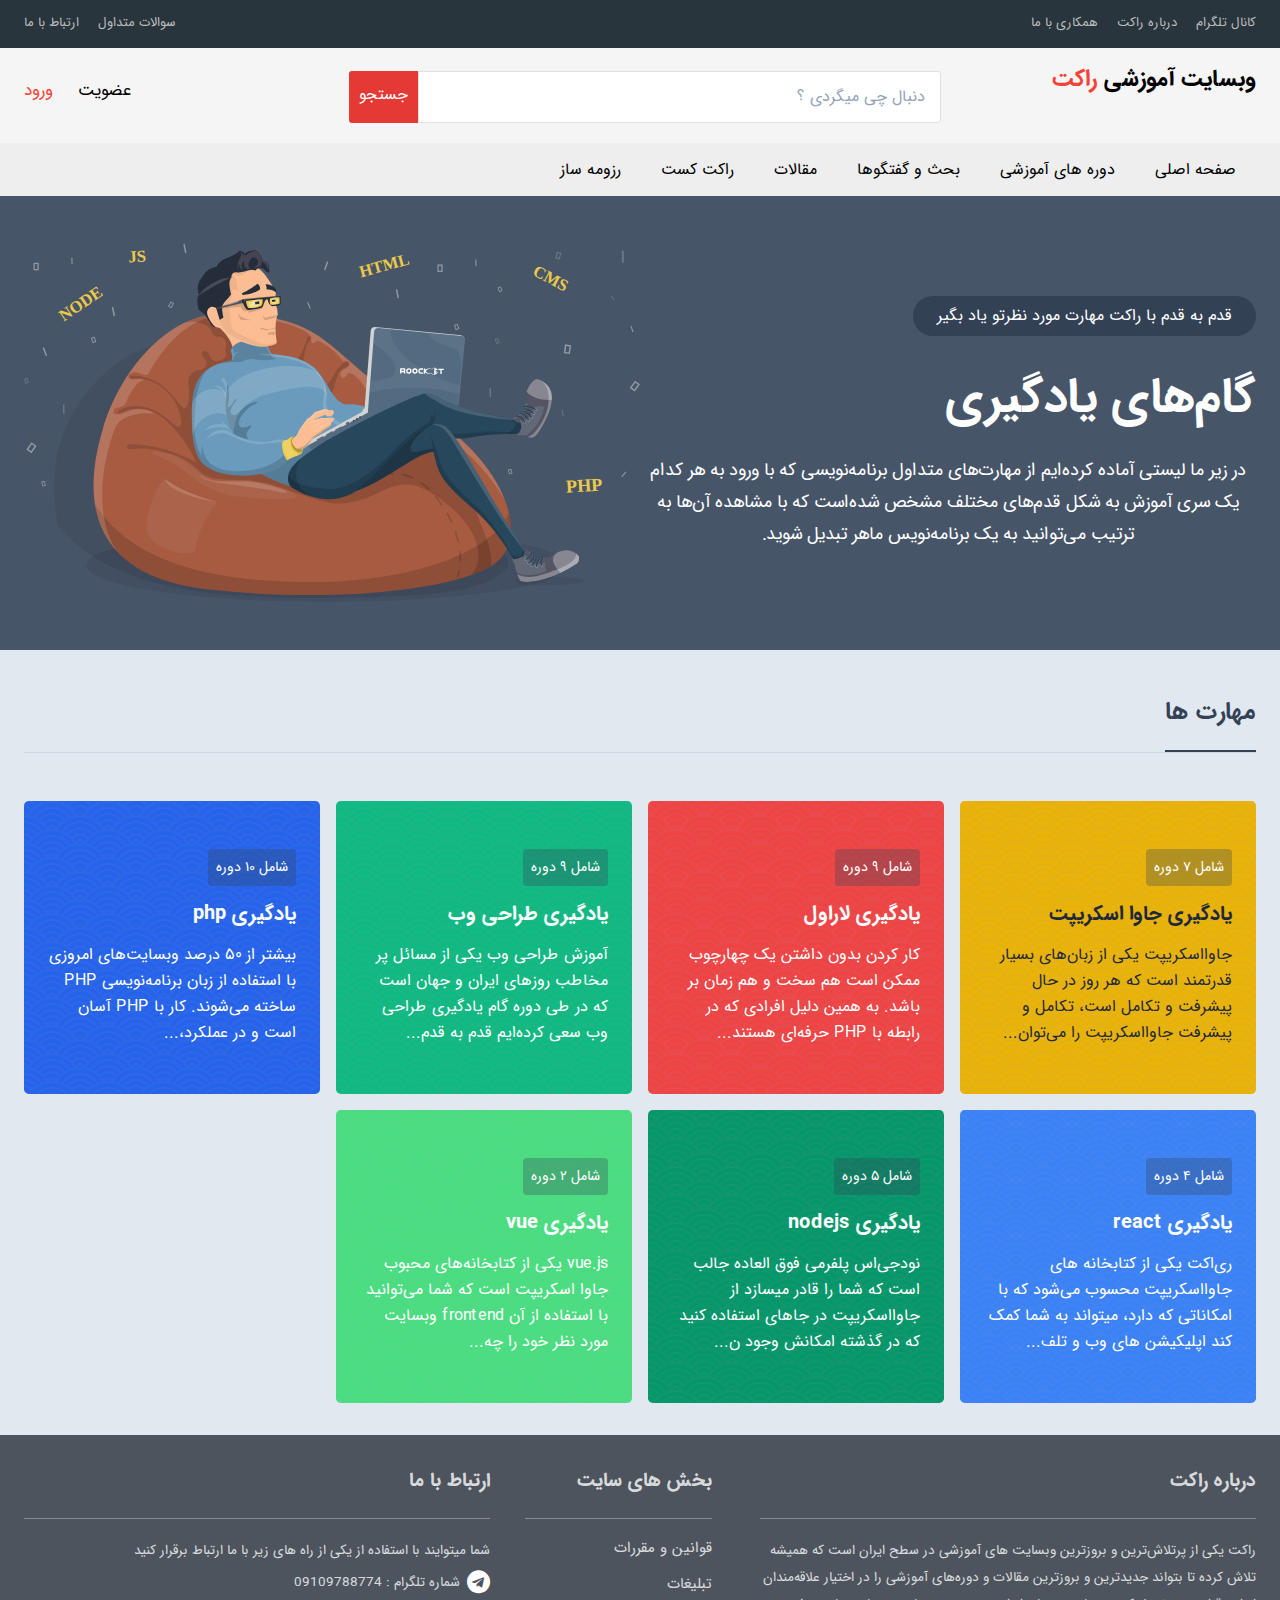
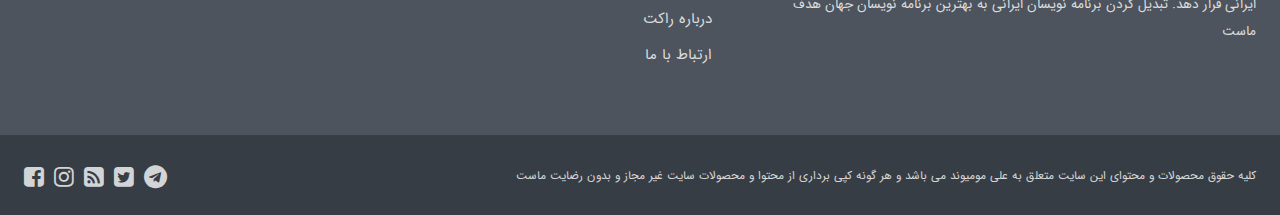
<file: skills-chart.html>
<!doctype html>
<html lang="en">

<head>
    <!-- Required meta tags -->
    <meta charset="utf-8">
    <meta name="viewport" content="width=device-width, initial-scale=1, shrink-to-fit=no">

    <link rel="stylesheet" href="css/bootstrap-rtl.min.css">
    <link rel="stylesheet" href="css/font-awesome.min.css">
    <link rel="stylesheet" href="css/owl.carousel.min.css">
    <link rel="stylesheet" href="css/owl.theme.default.min.css">
    <link rel="stylesheet" href="css/jquery.sidr.bare.css">
    <link rel="stylesheet" href="css/normalize.css">
    <link rel="stylesheet" href="css/style.css">
    <link rel="stylesheet" href="css/responsive.css">
    <link rel="stylesheet" href="css/reg.css">

    <title>وبسایت آموزشی راکت</title>
</head>

<body>


    <header>
        <div class="container">
            <div class="row justify-content-between">
                <div class="col-12 col-sm-6 col-md-6 col-lg-6">
                    <div class="head__right">
                        <ul>
                            <li><a href="#">کانال تلگرام</a></li>
                            <li><a href="#">درباره راکت</a></li>
                            <li><a href="#">همکاری با ما</a></li>
                        </ul>
                    </div>
                </div>
                <div class="col-12 col-sm-6 col-md-6 col-lg-6">
                    <div class="head__left">
                        <ul>
                            <li><a href="#">سوالات متداول</a></li>
                            <li><a href="#">ارتباط با ما</a></li>
                        </ul>
                    </div>
                </div>
            </div>
        </div>
    </header>


    <div class="tose">
        <div class="container">
            <div class="row justify-content-between">
                <div class="col-10 col-sm-6 col-md-6 col-lg-3">
                    <div class="header__right">
                        <a href="index.html">
                            <h1>وبسایت آموزشی <span>راکت</span></h1>
                        </a>
                    </div>
                </div>

                <div class="col-2 col-sm-6 col-md-6 d-none d-block d-none d-lg-none d-none d-xl-none">
                    <div class="header__left-mob">
                        <a id="menu-sid" class="slidmenuv d-block d-lg-none" href="#sidr"><i class="fa fa-bars"></i></a>
                        <div id="sidr" class="slidmenuvii">
                            <div class="serch__mobail">
                                <form>
                                    <input type="text" placeholder="دنبال چی میگردی ؟">
                                </form>
                            </div>
                            <ul>
                                <li><a href="index.html">صفحه اصلی</a></li>
                                <li><a href="login.html">ورود</a></li>
                                <li><a href="register.html">عضویت</a></li>
                                <li><a href="#">بحث و گفتگوها</a></li>
                                <li><a href="series.html">دوره های آموزشی</a></li>
                                <li><a href="lessons.html">آخرین ویدیوها</a></li>
                                <li><a href="#">مقالات</a></li>
                                <li><a href="podcast.html">راکت کست</a></li>
                                <li><a href="#">کانال تلگرام</a></li>
                                <li><a href="#">ارتباط با ما</a></li>
                            </ul>
                        </div>
                    </div>
                </div>

                <div class="col-12 col-sm-4 d-none d-md-block col-lg-6">
                    <div class="header__center">
                        <form>
                            <input type="text" placeholder="دنبال چی میگردی ؟">
                            <button type="submit" name="search">جستجو</button>
                        </form>
                    </div>
                </div>
                <div class="col-12 col-sm-4 d-none d-md-block col-lg-3">
                    <div class="header__left">
                        <ul>
                            <li><a href="register.html" class="regstri">عضویت</a></li>
                            <li><a href="login.html" class="login">ورود</a></li>
                        </ul>
                    </div>
                </div>
            </div>
        </div>
    </div>

    <div class="kacstre">
        <div class="container">
            <div class="row justify-content-between">
                <div class="col-12 col-sm-6 d-none d-md-block col-lg-12">
                    <div class="header__menu">
                        <ul>
                            <li><a href="index.html">صفحه اصلی</a></li>
                            <li><a href="#">دوره های آموزشی</a>
                                <ul>
                                    <li><a href="series.html">همه دوره ها</a></li>
                                    <li><a href="lessons.html">آخرین ویدیوها</a></li>
                                    <li><a href="skills-chart.html">گام های یادگیری</a></li>
                                </ul>
                            </li>
                            <li><a href="#">بحث و گفتگوها</a></li>
                            <li><a href="#">مقالات</a></li>
                            <li><a href="podcast.html">راکت کست</a></li>
                            <li><a href="404.html">رزومه ساز</a></li>
                        </ul>
                    </div>
                </div>
            </div>
        </div>
    </div>

    <div>
        <div class="Py-16 bg-gray-600">
            <div class="container">
                <div class="relative flex py-12">
                    <div class="flex justify-center items-center lg:items-start flex-col text-white flex-1">
                        <span class="transition duration-150 ease-in-out mb-4 rounded-full bg-gray-700 py-2 px-4 flex items-center">قدم به قدم با راکت مهارت مورد نظرتو یاد بگیر</span>
                        <h1 class="text-4xl xl:text-5xl font-bold text-center mb-3 text-shadow leading-relaxed">گام‌های یادگیری</h1>
                        <p class="leading-8 text-lg text-shadow text-center lg:text-right">در زیر ما لیستی آماده کرده‌ایم از مهارت‌های متداول برنامه‌نویسی که با ورود به هر کدام یک سری آموزش به شکل قدم‌های مختلف مشخص شده‌است که با مشاهده آن‌ها به ترتیب می‌توانید به یک برنامه‌نویس ماهر تبدیل شوید.</p>
                    </div>
                    <div class="justify-end flex-1 hidden lg:flex">
                        <img src="img/developer.svg">
                    </div>
                </div>
            </div>
        </div>

        <div class="bg-gray-200 pt-4 pb-8">
            <div class="pace-y-4 container">
                <div class="flex justify-between items-center flex-wrap mb-5 border-b border-solid border-gray-700 border-opacity-10">
                    <h3 class="font-bold text-2xl py-4 border-b-2 border-solid border-gray-700">مهارت ها</h3>
                </div>

                <div class="grid grid-cols-1 md:grid-cols-2 xl:grid-cols-4 grid-flow-row gap-4">
                    <div class="rounded-lg py-5 px-4 pattern-2 bg-yellow-500">
                        <div class="flex flex-col text-gray-800 space-y-4">
                            <span class="self-start flex bg-gray-700 bg-opacity-30 text-white p-2 rounded text-sm">شامل ۷ دوره</span>
                            <a href="#">
                                <h2 class="text-xl font-bold hover:underline">یادگیری جاوا اسکریپت</h2>
                            </a>
                            <p class="leading-relaxed">جاوااسکریپت یکی از زبان‌های بسیار قدرتمند است که هر روز در حال پیشرفت و تکامل است، تکامل و پیشرفت جاوااسکریپت را می‌توان...</p>

                        </div>
                    </div>

                    <div class="rounded-lg py-5 px-4 pattern-2 bg-red-500">
                        <div class="flex flex-col text-white space-y-4">
                            <span class="self-start flex bg-gray-700 bg-opacity-30 text-white p-2 rounded text-sm">شامل ۹ دوره</span>
                            <a href="#">
                                <h2 class="text-xl font-bold hover:underline">یادگیری لاراول</h2>
                            </a>
                            <p class="leading-relaxed">کار کردن بدون داشتن یک چهارچوب ممکن است هم سخت و هم زمان‌ بر باشد. به همین دلیل افرادی که در رابطه با PHP حرفه‌ای هستند...</p>

                        </div>
                    </div>

                    <div class="rounded-lg py-5 px-4 pattern-2 bg-emerald-500">
                        <div class="flex flex-col text-white space-y-4">
                            <span class="self-start flex bg-gray-700 bg-opacity-30 text-white p-2 rounded text-sm">شامل ۹ دوره</span>
                            <a href="#">
                                <h2 class="text-xl font-bold hover:underline">یادگیری طراحی وب</h2>
                            </a>
                            <p class="leading-relaxed">آموزش طراحی وب یکی از مسائل پر مخاطب روزهای ایران و جهان است که در طی دوره گام یادگیری طراحی وب سعی کرده‌ایم قدم به قدم...</p>

                        </div>
                    </div>

                    <div class="rounded-lg py-5 px-4 pattern-2 bg-blue-600">
                        <div class="flex flex-col text-white space-y-4">
                            <span class="self-start flex bg-gray-700 bg-opacity-30 text-white p-2 rounded text-sm">شامل ۱۰ دوره</span>
                            <a href="#">
                                <h2 class="text-xl font-bold hover:underline">یادگیری php</h2>
                            </a>
                            <p class="leading-relaxed">بیشتر از ۵۰‌ درصد وبسایت‌های امروزی با استفاده از زبان برنامه‌نویسی PHP ساخته می‌شوند. کار با PHP آسان است و در عملکرد،...</p>

                        </div>
                    </div>

                    <div class="rounded-lg py-5 px-4 pattern-2 bg-blue-500">
                        <div class="flex flex-col text-white space-y-4">
                            <span class="self-start flex bg-gray-700 bg-opacity-30 text-white p-2 rounded text-sm">شامل ۴ دوره</span>
                            <a href="#">
                                <h2 class="text-xl font-bold hover:underline">یادگیری react</h2>
                            </a>
                            <p class="leading-relaxed">ری‌اکت یکی از کتابخانه های جاوااسکریپت محسوب می‌شود که با امکاناتی که دارد، میتواند به شما کمک کند اپلیکیشن های وب و تلف...</p>

                        </div>
                    </div>

                    <div class="rounded-lg py-5 px-4 pattern-2 bg-emerald-600">
                        <div class="flex flex-col text-white space-y-4">
                            <span class="self-start flex bg-gray-700 bg-opacity-30 text-white p-2 rounded text-sm">شامل ۵ دوره</span>
                            <a href="#">
                                <h2 class="text-xl font-bold hover:underline">یادگیری nodejs</h2>
                            </a>
                            <p class="leading-relaxed">نودجی‌اس پلفرمی فوق العاده جالب است که شما را قادر میسازد از جاوااسکریپت در جاهای استفاده کنید که در گذشته امکانش وجود ن...</p>

                        </div>
                    </div>

                    <div class="rounded-lg py-5 px-4 pattern-2 bg-green-400">
                        <div class="flex flex-col text-white space-y-4">
                            <span class="self-start flex bg-gray-700 bg-opacity-30 text-white p-2 rounded text-sm">شامل ۲ دوره</span>
                            <a href="#">
                                <h2 class="text-xl font-bold hover:underline">یادگیری vue</h2>
                            </a>
                            <p class="leading-relaxed">vue.js یکی از کتابخانه‌های‌ محبوب جاوا اسکریپت است که شما می‌توانید با استفاده از آن frontend وبسایت مورد نظر خود را چه...</p>
                        </div>
                    </div>
                </div>
            </div>
        </div>
    </div>

    <div class="footer">
        <div class="foot" style="background: url(img/5463.PNG) no-repeat 50% 50%;">
            <div class="container">
                <div class="row justify-content-between">
                    <div class="col-12 col-sm-12 col-md-6 col-lg-6 col-xl-5">
                        <div class="box-footer darbarh">
                            <h4>درباره راکت</h4>
                            <p>راکت یکی از پرتلاش‌ترین و بروزترین وبسایت های آموزشی در سطح ایران است که همیشه تلاش کرده تا بتواند جدیدترین و بروزترین مقالات و دوره‌های آموزشی را در اختیار علاقه‌مندان ایرانی قرار دهد. تبدیل کردن برنامه نویسان ایرانی به بهترین
                                برنامه نویسان جهان هدف ماست </p>
                        </div>
                    </div>

                    <div class="col-12 col-sm-12 col-md-6 col-lg-6 col-xl-2">
                        <div class="box-footer baksh">
                            <h4>بخش های سایت</h4>
                            <ul>
                                <li><a href="#">قوانین و مقررات</a></li>
                                <li><a href="#">تبلیغات</a></li>
                                <li><a href="#">درباره راکت</a></li>
                                <li><a href="#">ارتباط با ما</a></li>
                            </ul>
                        </div>
                    </div>

                    <div class="col-12 col-sm-12 col-md-6 col-lg-6 col-xl-5">
                        <div class="box-footer artbat">
                            <h4>ارتباط با ما</h4>
                            <p>شما میتوایند با استفاده از یکی از راه های زیر با ما ارتباط برقرار کنید</p>
                            <i class="fa fa-telegram">
						<p class="telegram">شماره تلگرام : 09109788774</p></i>
                        </div>
                    </div>
                </div>
            </div>
        </div>
    </div>


    <div class="footer_bottom">
        <div class="foott" style="background: url(img/5678.PNG) no-repeat 50% 50%;">
            <div class="container">
                <div class="row justify-content-between">
                    <div class="col-12 col-sm-12 col-md-8 col-lg-8 col-xl-8">
                        <div class="copy">
                            <p>کليه حقوق محصولات و محتوای اين سایت متعلق به علی مومیوند می باشد و هر گونه کپی برداری از محتوا و محصولات سایت غیر مجاز و بدون رضایت ماست</p>
                        </div>
                    </div>
                    <div class="col-12 col-sm-12 col-md-4 col-lg-4 col-xl-4">
                        <div class="iconhaa">
                            <a href="#"><i class="fa fa-facebook-square"></i></a>
                            <a href="#"><i class="fa fa-instagram"></i></a>
                            <a href="#"><i class="fa fa-rss-square"></i></a>
                            <a href="#"><i class="fa fa-twitter-square"></i></a>
                            <a href="#"><i class="fa fa-telegram"></i></a>
                        </div>
                    </div>
                </div>
            </div>
        </div>
    </div>


    <!-- Optional JavaScript -->
    <!-- jQuery first, then Popper.js, then Bootstrap JS -->
    <script src="js/jquery-1.12.4.min.js"></script>
    <script src="js/jquery.sidr.min.js"></script>
    <script src="js/bootstrap.min.js"></script>
    <script src="js/owl.carousel.min.js"></script>

    <script>
        $(document).ready(function() {
            $(".sliderbox").owlCarousel({
                'items': 1,
                'rtl': true,

            });

            $('#menu-sid').sidr();

        });
    </script>

</body>

</html>
</file>
<file: css/style.css>
@font-face {
	font-family: IRANSans;
	font-style: normal;
	font-weight: bold;
	src: url('../fonts/eot/IRANSansWeb_Bold.eot');
	src: url('../fonts/eot/IRANSansWeb_Bold.eot?#iefix') format('embedded-opentype'), /* IE6-8 */ url('../fonts/woff2/IRANSansWeb_Bold.woff2') format('woff2'), /* FF39+,Chrome36+, Opera24+*/ url('../fonts/woff/IRANSansWeb_Bold.woff') format('woff'), /* FF3.6+, IE9, Chrome6+, Saf5.1+*/ url('../fonts/ttf/IRANSansWeb_Bold.ttf') format('truetype');
}

@font-face {
	font-family: IRANSans;
	font-style: normal;
	font-weight: normal;
	src: url('../fonts/eot/IRANSansWeb.eot');
	src: url('../fonts/eot/IRANSansWeb.eot?#iefix') format('embedded-opentype'), /* IE6-8 */ url('../fonts/woff2/IRANSansWeb.woff2') format('woff2'), /* FF39+,Chrome36+, Opera24+*/ url('../fonts/woff/IRANSansWeb.woff') format('woff'), /* FF3.6+, IE9, Chrome6+, Saf5.1+*/ url('../fonts/ttf/IRANSansWeb.ttf') format('truetype');
}

body {
	direction: rtl;
	text-align: right;
	font-family: IRANSans;
}

ol,ul {
	list-style: none;
}

.btn {
    border: none;
    border-radius: 3px;
    padding: 12px 20px;
    font-family: inherit!important;
}

header {
	background-color: #28353d;
}

.tose {
	background-color: #F5F5F5;
}

.kacstre {
	background-color: #EEEEEE;
}



/* mobail-minu */


.header__left-mob {
	float: left;
	margin: 26px 0 0 0;
	font-size: 30px;
}

.fa.fa-bars {
    color: #444;
}

.slidmenuvii ul {
	background-color: #fff;
	padding: 0;
}

.slidmenuvii ul li {
	border-bottom: 1px solid rgba(0,0,0,.1);
}

.slidmenuvii ul li a {
	font-size: 15px;
	text-decoration: none;
	color: #444;
	padding: 20px 15px;
	display: -webkit-box;
}

.slidmenuvii ul li a:hover {
	background-color: #e74c3c;
	color: #fff;
}


/* serch__mobail */

.serch__mobail {
	border-bottom: 1px solid rgba(0,0,0,.1);
}

.serch__mobail form {
	padding: 20px 15px;
}

.serch__mobail form:hover {
	background-color: #e74c3c;
}

.serch__mobail input {
	font-size: 13px;
	padding: 15px 10px;
	font-family: IRANSans;
	width: -moz-available;
}



/* header-top */

.head__right ul {
	display: flex;
	padding: 0;
	margin: 0 0 14px 0;
}

.head__right ul li {
	padding: 10px 0 0 19px;
}

.head__right ul li a {
	color: #BDBDBD;
	transition: all .2s;
	font-size: 13px;
	text-decoration: none;
}

.head__right ul li a:hover {
	color: #FF5722;
}

.head__left {
	float: left;
}

.head__left ul {
	display: flex;
	justify-content: end;
	padding: 0;
}

.head__left ul li {
	padding: 10px 19px 0 0;
}

.head__left ul li a {
	color: #BDBDBD;
	transition: all .2s;
	font-size: 13px;
	text-decoration: none;
}

.head__left ul li a:hover {
	color: #FF5722;
}



/* header-center */

.header__right {
    padding: 18px 0 20px 0;
}

.header__right a {
	text-decoration: none;
}

.header__right h1 {
	color: #000;
	font-weight: bold;
	font-size: 23px;
}

.header__right h1 span {
	color: #f44336;
}

.header__center {
    padding: 23px 0 20px 0;
}

.header__center form {
    display: flex;
}

.header__center input {
    width: 87%;
	outline: none;
	border: 1px solid #E0E0E0;
	padding: 12px 15px;
	font-family: inherit;
	border-radius: 0 3px 3px 0;
}

.header__center button {
	border: none;
	background-color: #e53935;
	padding: 12px 10px 16px 10px;
	font-family: inherit;
	color: #fff;
	border-radius: 3px 0 0 3px;
}

.header__center button:hover {
    background-color: #c62828;
}

.header__left {
    padding: 20px 0 20px 0;
}

.header__left ul {
	display: flex;
	justify-content: end;
	padding: 0;
}

.header__left ul li {
	padding: 10px 25px 0 0;
}

.header__left ul li a {
	font-size: 17px;
	text-decoration: none;
	color:#000;
}

.header__left ul li a:hover {
	color: #FF5722;
	border-bottom: 1px solid #FF5722;
}

.header__left .login {
	color: #f44336;
}



/* header__menu */

.header__menu {
	padding: 15px 0 0 0;
}

.header__menu ul {
	display: flex;
	padding: 0;
	margin: 0 0 14px 0;
}

.header__menu ul li a {
	padding: 15px 20px;
	color: #000;
	text-decoration: none;
}

.header__menu ul li a:hover {
	background-color: #bfbebe4f;
}

/* menu-bottom */

.header__menu ul li ul {
	display: none;
	position: absolute;
	top: 52px;
	right: 132px;
	background: #e7e7e7;
	border-radius: 3px;
	width: 185px;
	z-index: 3;
}

.header__menu ul li:hover > ul {
	display: block;
	margin-top: 2px;
}

.header__menu ul li ul li {
	display: grid;
	border-bottom: 1px dashed #BDBDBD;
}

.header__menu ul li ul li a {
	padding: 15px 40px 15px 0;
}

.header__menu ul li ul li ul {
	display: none;
	top: -2px;
	right: 200px;
	text-align: center;
}

.header__menu ul li ul li:hover > ul {
	display: block;
}



/* background-slider */

.slider {
	background-size: cover !important;
	height: 680px;
	z-index: 0;
	display: flex;
	align-items: center;
}

.special-suggest__item-info a {
	color: #fff;
}

.special-suggest__item-section {
	font-size: 1em;
	color: #fff;
	width: 615px;
}

.special-suggest__item-section p {
	margin: 25px 0 30px 0;
}

.special-suggest__item-title h2 {
	font-weight: revert;
}


.btn.yellow {
    background-color: #FBC02D;
	color: #fff;
}
.btn.yellow:hover {
	background-color: #F9A825;
}
.btn.yellow a {
	text-decoration: none;
}


.btn.blue-grey {
    background-color: #34495e;
	color: #fff;
}
.btn.blue-grey:hover {
	background-color: #273644;
}
.btn.blue-grey a {
	text-decoration: none;
}


.btn.btn__red {
    background-color: #e53935;
	color: #fff;
}
.btn.btn__red:hover {
	background-color: #c62828;
}
.btn.btn__red a {
	text-decoration: none;
}



/* main */

.main_link__right ul {
	display: flex;
	padding: 0;
	border-bottom: 1px solid rgba(0,0,0,.1);
	width: 1110px;
}

.main_link__right ul li a {
	color: #000;
	text-decoration: none;
	font-weight: bold;
}

.main_link__right ul li a:focus {
	color: #2980b9;
	border-bottom: 3px solid #2980b9;
}

.main_link__left ul {
	display: flex;
	padding: 0;
	float: left;
}

.main_link__left ul li {
	padding: 35px 0 0 0;
}

.main_link__left ul li a {
	color: #2980b9;
	font-size: 13px;
	font-weight: bold;
	text-decoration: none;
}

.main_link__left ul li a:hover {
	opacity: .8;
}

.nav-tabs .nav-item {
	margin-bottom: 0!important;
}


.nav-tabs .nav-link.active {
    border-color: #fff;
}

.nav-tabs .nav-link:hover {
    border-color: #fff;
	color: #000;
}

.nav-tabs .nav-link.active {
	color: #2980b9;
	border-bottom: 3px solid #2980b9;
}

.nav-tabs .nav-link {
    border: none;
	margin-left: 10px;
	margin-top: 25px;
}

.nav-tabs .nav-link:focus, .nav-tabs .nav-link:hover {
    border-color: none!important;
}

.mainmenuareabox h1{
	font-size: 24px;
	color: #000;
	margin-top: 15px;
}

.nfstyle{
	text-align: center;
	padding: 40px 0;
}

.nfstyle img{
	max-width: 100%;
}


/* product */

.card-img-top {
    position: relative;
    top: 15px;
	transition: all .3s;
	width: 100%;
	height: 200px;
	object-fit: cover;
}

.card-img-top:hover {
	opacity: 0.5;
}

.product {
	border: 1px solid rgba(0,0,0,.1);
	padding: 205px 0 0 0;
	margin: -185px 0 0 0;
	border-radius: 3px;
	text-align: center;
}

.product a {
	text-decoration: none;
	color: #000;
	transition: all 0.2s;
}

.product h3:hover {
	color: #0277BD;
}

.product h3 {
	margin-bottom: 12px;
	padding: 15px 0 0 0;
	line-height: 1.6;
	font-weight: 501;
	font-size: 1.2rem;
}

.product span {
	font-size: 13px;
	opacity: 0.8;
	padding: 5px 0 0 5px;
	line-height: 2;
}

.plt {
	background-color: #f5f5f5;
	padding: 10px 15px 10px 0;
	margin-top: 15px;
}

.plt .pris {
	float: right;
	padding: 0 0 0 20px;
	color: #e53935;
}

.plt .like {
	float: right;
}

.like a i:hover {
	color: #F4511E;
}

.btn__red-end {
	padding: 0;
	margin: 25px 0 0 0;
}

.btn__red-end button {
	background-color: #e53935;
	padding: 10px;
	border: none;
	color: #fff;
	font-family: inherit;
	border-radius: 3px;
	font-size: 13px;
	outline: none;
}

.btn__red-end button:hover {
	background-color: #fff;
	color: #e53935;
	border: 2px solid #e53935;
	padding: 8px;
}

.link__bottom p {
	margin: 5px 15px 0 0;
	font-size: 13px;
	color: #000;
	border-bottom: 1px solid #000;
	float: left;
	cursor: text;
}



/* main__comment */

.main__comment {
	margin-top: 40px;
}

.slider__comment {
	background-size: cover !important;
	height: 900px;
	z-index: 0;
}

.commens {
	margin-top: 50px;
}

.commens a {
	text-decoration: none;
}

.colop:hover {
	opacity: .5;
}

.commens h3 {
	color: #000;
	font-size: 23px;
	font-weight: bold;
}

.btn__blue-end button {
	background-color: #1976D2;
	padding: 9px 18px;
	border: 2px solid #1976D2;
	color: #fff;
	font-family: inherit;
	border-radius: 30px;
	font-size: 13px;
	float: left;
	margin: 10px 0 0 0;
	outline: none;
}

.btn__blue-end button:hover {
	background-color: #fff;
	color: #1976D2;
}

.btn__blue-start button {
	background-color: #1976D2;
	padding: 9px 18px;
	border: 2px solid #1976D2;
	color: #fff;
	font-family: inherit;
	border-radius: 30px;
	font-size: 13px;
	float: left;
	margin: -55px 0 0 0;
	outline: none;
}

.btn__blue-start button:hover {
	background-color: #fff;
	color: #1976D2;
}

.description {
    font-size: 13px;
}

.description::before {
	color: #666;
	content: " ";
	height: 9px;
	width: 9px;
	border-radius: 50%;
	margin-left: 10px;
	background: #2980b9;
	vertical-align: middle;
	display: inline-block;
	box-shadow: 0 0 0 4px rgba(41,128,185,.2);
	margin-top: 5px;
}


/* comment__text-right */

.comment__text-right {
    border: none;
	padding: 85px 0 30px 0;
	border-radius: 3px;
	margin: 0 0 10px 0;
	background-color: #fff;
}

.comment-img-right {
	margin: -80px 25px 0 0;
	border-radius: 50%;
}

.colop_text-right {
	font-size: 17px;
	color: #000;
	margin: -85px 140px 15px 0;
	font-weight: bold;
	display: table;
}

.colop_text-right:hover {
	color: #000;
	text-decoration: none;
}

.apdate__comment-right {
	font-size: 13px;
}

.apdate__commentt-right {
    margin: 0 140px 0 0;
	font-size: 13px;
}

.comment__true-right {
    margin: -43px 468px 0 12px;
	background-color: #666;
	color: #fff;
	border-radius: 3px;
	padding: 3px 10px 3px 0;
	font-size: 13px;
}



/* comment__text-left */

.comment__text-left {
	border: none;
	padding: 20px 0 25px 0;
	border-radius: 3px;
	margin: 0 0 10px 0;
	background-color: #858a80;
}

.comment__text-left a {
	text-decoration: none;
}

.colop_text-left {
	font-size: 17px;
	color: #fff;
	margin: 0 30px 0 0;
	font-weight: bold;
}

.colop_text-left:hover {
	color: #fff;
}

.apdate__commentt-left {
    margin: -13px 130px 0 0;
	color: hsla(0,0%,100%,.8);
	font-size: 11px;
	font-weight: bold;
}

.apdate__comment-left {
	font-size: 11px;
	display: table;
	margin: 15px 29px 0 0;
	color: #f4c150;
	font-weight: bold;
}

.apdate__comment-left:hover {
	color: #ddb14f;
}

.comment__text-left-end {
    border: none;
	padding: 85px 0 90px 0;
	border-radius: 3px;
	background-color: #fff;
}


.btn__blue-end-left button {
	background-color: #348f50;
	padding: 9px 18px;
	border: 2px solid #348f50;
	color: #fff;
	font-family: inherit;
	border-radius: 30px;
	font-size: 13px;
	float: left;
	margin: 35px 0 0 20px;
	outline: none;
}

.btn__blue-end-left button:hover {
	background-color: #fff;
	color: #348f50;
}

.rezomeh {
	margin: -65px 28px 12px 0;
}

.descriptionn::before {
	color: #666;
	content: " ";
	height: 9px;
	width: 9px;
	border-radius: 50%;
	margin-left: 10px;
	background: #348f50;
	vertical-align: middle;
	display: inline-block;
	box-shadow: 0 0 0 4px rgba(52,143,80,.2);
	margin-top: 5px;
}

.apdate__commentt-right-end {
    margin: 0 28px 0 0;
	font-size: 14px;
	line-height: 2;
}



/* main-2 */

.main_link__right-2 h3 {
	display: flex;
	font-size: 23px;
	margin: 30px 0 10px 0;
	
}

/* product */

.card-img-top-2 {
    position: relative;
    top: 15px;
	transition: all .3s;
	width: 100%;
	height: 200px;
	object-fit: cover;
	border-radius: 3px 3px 0 0;
}

.card-img-top-2:hover {
	opacity: 0.5;
}

.product-2 {
	border: 1px solid rgba(0,0,0,.1);
	padding: 205px 0 0 0;
	margin: -185px 0 45px 0;
	border-radius: 3px;
	text-align: center;
}

.product-2 a {
	text-decoration: none;
	color: #000;
	transition: all 0.2s;
}

.product-2 h3:hover {
	color: #0277BD;
}

.product-2 h3 {
	margin-bottom: 12px;
	padding: 15px 0 0 0;
	line-height: 1.6;
	font-weight: 501;
	font-size: 1.2rem;
}

.product-2 span {
	font-size: 13px;
	opacity: 0.8;
	padding: 5px 0 0 5px;
	line-height: 2;
}

.main_link__left-2 {
    float: left;
}

.baseee{
	background-color: #475569;
    height: 270px;
	margin-top: -31px;
}

.plt-2 {
	background-color: #f5f5f5;
	padding: 10px 15px 10px 0;
	margin-top: 15px;
}

.plt-2 .pris-2 {
	float: right;
	padding: 0 0 0 75px;
	color: #555;
	font-size: 12px;
}

.plt-2 .like-2 {
	float: right;
}

.plt-3 {
	background-color: #f5f5f5;
	padding: 10px 15px 10px 0;
	margin-top: 15px;
}

.plt-3 .pris-3 {
	float: right;
	padding: 0 0 0 75px;
	color: #555;
	font-size: 12px;
}

.plt-3 .like-3 {
	float: right;
}

.like-3 a i:hover {
	color: #F4511E;
}

.like-2 a i {
	margin: 0 0 0 20px;
}

.like-2 a i:hover {
	color: #F4511E;
}

.btn__red-end-2 {
	padding: 0;
	margin: 25px 0 0 0;
}

.btn__red-end-2 button {
	background-color: #e53935;
	padding: 10px;
	border: none;
	color: #fff;
	font-family: inherit;
	border-radius: 3px;
	font-size: 13px;
	outline: none;
}

.btn__red-end-2 button:hover {
	background-color: #fff;
	color: #e53935;
	border: 2px solid #e53935;
	padding: 8px;
}

.link__bottom-2 p {
	margin: 5px 15px 0 0;
	font-size: 13px;
	color: #000;
	border-bottom: 1px solid #000;
	float: left;
	cursor: text;
}

.fa-eye::before {
    font-size: 19px;
}



/* main-4 */

.main-4 {
	margin-top: 45px;
}

.slider__commentt {
	background-size: cover !important;
	margin: -45px 0 0 0;
	z-index: 0;
}

.main_link__right-4 h3 {
	display: flex;
	font-size: 1.8em;
	margin: 45px 0 10px 0;
	font-weight: bold;
	color: #444;
}

/* product */

.card-img-top-4 {
    position: relative;
    top: 20px;
	transition: all .3s;
	width: 100%;
	height: 200px;
	object-fit: cover;
	border-radius: 3px 3px 0 0;
}

.product-4 {
	border: 1px solid rgba(0,0,0,.1);
	padding: 205px 15px 0 15px;
	margin: -423px 0 30px 0;
	border-radius: 3px;
	background-color: #fff;
}

.product-4 a {
	text-decoration: none;
	color: #000;
	transition: all 0.2s;
}

.product-4 a:hover {
	color: #0277BD;
}

.product-4 a h3 {
	margin-bottom: 12px;
	padding: 15px 0 0 0;
	line-height: 1.6;
	font-weight: 501;
	font-size: 1.2rem;
}

.product-4 span {
	font-size: 13px;
	opacity: 0.8;
	padding: 5px 0 0 5px;
	line-height: 2;
}

.main_link__left-4 {
    float: left;
}

.plt-5 {
    padding: 10px 15px 10px 0;
    margin-top: 80px;
}

.plt-5 .pris-5 {
	float: right;
	padding: 0 0 0 75px;
	color: #555;
	font-size: 12px;
}

.plt-5 .like-5 {
	float: right;
}


.plt-7 {
    padding: 10px 15px 10px 0;
    margin-top: 80px;
}

.plt-7 .pris-7 {
	float: right;
	padding: 0 0 0 75px;
	color: #555;
	font-size: 12px;
}

.plt-7 .like-7 {
	float: right;
}

.plt-8 {
    padding: 10px 15px 10px 0;
    margin-top: 80px;
}

.plt-8 .pris-8 {
	float: right;
	padding: 0 0 0 75px;
	color: #555;
	font-size: 12px;
}

.plt-8 .like-8 {
	float: right;
}

.like-4 a i:hover {
	color: #F4511E;
}

.btn__red-end-4 {
	padding: 0;
	margin: 25px 0 0 0;
}

.btn__red-end-4 button {
	background-color: #e53935;
	padding: 10px;
	border: none;
	color: #fff;
	font-family: inherit;
	border-radius: 3px;
	font-size: 13px;
	outline: none;
}

.btn__red-end-4 button:hover {
	background-color: #fff;
	color: #e53935;
	border: 2px solid #e53935;
	padding: 8px;
}

.link__bottom-4 p {
	margin: 5px 15px 0 0;
	font-size: 13px;
	color: #000;
	border-bottom: 1px solid #000;
	float: left;
	cursor: text;
}

.btn__blue-end-4 button {
	background-color: #fff;
	padding: 9px 18px;
	border: 1px solid #1976D2;
	color: #1976D2;
	font-family: inherit;
	border-radius: 30px;
	font-size: 13px;
	float: left;
	margin: 47px 0 0 0;
	outline: none;
}

.btn__blue-end-4 button:hover {
	background-color: #1976D2;
	color: #fff;
}


.btn__blue-end-7 button {
	background-color: #fff;
	padding: 9px 18px;
	border: 1px solid #1976D2;
	color: #1976D2;
	font-family: inherit;
	border-radius: 30px;
	font-size: 13px;
	float: left;
	margin: 47px 0 0 0;
	outline: none;
}

.btn__blue-end-7 button:hover {
	background-color: #1976D2;
	color: #fff;
}

.btn__blue-end-8 button {
	background-color: #fff;
	padding: 9px 18px;
	border: 1px solid #1976D2;
	color: #1976D2;
	font-family: inherit;
	border-radius: 30px;
	font-size: 13px;
	float: left;
	margin: 47px 0 0 0;
	outline: none;
}

.btn__blue-end-8 button:hover {
	background-color: #1976D2;
	color: #fff;
}

.pakkast {
	color: #2980b9;
	font-weight: bold;
	font-size: 13px;
}

.pakkast span {
	color: #999;
}

.descriptionnn {
    font-size: 15px;
}

.descriptionnn::before {
	color: #666;
	content: " ";
	height: 9px;
	width: 9px;
	border-radius: 50%;
	margin-left: 10px;
	background: #2980b9;
	vertical-align: middle;
	display: inline-block;
	box-shadow: 0 0 0 4px rgba(41,128,185,.2);
	margin-top: 5px;
}

.btn__blue-end-6 button {
	background-color: #1976D2;
	padding: 9px 18px;
	border: 2px solid #1976D2;
	color: #fff;
	font-family: inherit;
	border-radius: 30px;
	font-size: 13px;
	float: left;
	margin: 30px 0 0 0;
	outline: none;
}

.btn__blue-end-6 button:hover {
	background-color: #fff;
	color: #1976D2;
}

.matnraket p {
	font-size: 14px;
	margin: 30px 0 0 0;
}

.fa-microphone::before{
	position: absolute;
	top: 35px!important;
	right: 115px!important;
}

.ghjy i {
	font-size: 4em;
	color: hsla(0,0%,100%,.9);
	text-shadow: 0 5px 0 rgba(0,0,0,.1);
	background: linear-gradient(135deg,rgba(67,102,229,.4) 20%,rgba(21,119,198,.6) 80%);
	border-radius: 3px 3px 0 0;
	position: relative;
	top: -202px;
	width: 100%;
	height: 201px;
	object-fit: cover;
	border-radius: 3px 3px 0 0;
}



/* footer */

.foot{
	background-size: cover !important;
	height: 300px;
}

.foott{
	background-size: cover !important;
	height: 80px;
}

.box-footer h4 {
	color: hsla(0,0%,100%,.8);
	margin: 35px 0 18px 0;
	font-size: 19px;
	font-weight: bold;
	border-bottom: 1px solid #8a8a8a;
	padding: 0 0 25px 0;
}

.darbarh p {
	color: hsla(0,0%,100%,.8);
	font-size: 13.5px;
	line-height: 2;
}

.baksh ul {
	padding: 0;
}

.baksh ul li {
	padding: 0 0 13px 0;
	font-size: 15px;
}

.baksh ul li a {
	text-decoration: none;
	color: hsla(0,0%,100%,.8);
}

.baksh ul li a:hover {
	opacity:.6;
}

.box-footer.baksh {
    margin: 0 18px 0 -25px;
}

.box-footer.artbat {
    margin: 0 30px 0 0;
}

.artbat p {
	color: hsla(0,0%,100%,.8);
	font-size: 13.5px;
	font-family: IRANSans;
	line-height: 2;
}

.telegram {
	float: left;
	margin: -1px 7px 30px 0;
}

.artbat i {
	margin: 6px 0 0 0;
	color: #fff;
	font-size: 23px;
}

.copy p {
	color: hsla(0,0%,100%,.8);
	font-size: 11.7px;
	margin: 30px 0 0 0;
	line-height: 2;
}

.iconhaa a {
	text-decoration: none;
}

.iconhaa i {
	color: hsla(0,0%,100%,.8);
	margin: 30px 10px 0 0;
	float: left;
	font-size: 23px;
}

.iconhaa i:hover {
	opacity: .6;
}

p.podcastp {
    color: #ffffff;
    padding: 0px 65px 0px 45px;
	text-align: justify;
}

h1.podcast {
    color: #ffffff;
    font-size: 45px;
    font-weight: 600;
    padding: 70px 65px 0 0;
}

.tadad {
	margin: 27px 0px 0 17px;
}
</file>
<file: css/responsive.css>
@media (min-width: 1200px) and (max-width: 1600px) {
    .plt-3 {
        margin-top: 46px;
    }
}

@media (max-width: 1199px) {
    .plt .like {
        margin: 0 175px 0 0;
    }
    .plt-2 .like-2 {
        margin: 0 175px 0 0;
    }
    .plt-3 .like-3 {
        margin: 0 175px 0 0;
    }
    .main_link__right ul {
        width: 930px;
    }
    .comment__true-right {
        margin: -43px 855px 0 12px;
    }
    .slider__comment {
        height: 1620px;
    }
    .btn__blue-end-6 {
        display: flex;
        justify-content: center;
    }
    .slider__commentt {
        height: auto;
    }
    .btn__blue-end-6 button {
        margin: 30px 0 30px 0;
    }
    .fa-microphone::before {
        right: 180px !important;
    }
    .box-footer.artbat {
        margin: 0 0 0 0;
    }
    .foot {
        height: auto;
    }
}

@media (max-width: 992px) {
    .plt .like {
        margin: 0 175px 0 0;
    }
    .plt-2 .like-2 {
        margin: 0 175px 0 0;
    }
    .plt-3 .like-3 {
        margin: 0 175px 0 0;
    }
    .plt-3 {
        margin-top: 46px;
    }
}

@media (max-width: 991px) {
    .header__center,
    .header__left,
    .header__menu {
        display: none;
    }
    .link__bottom p {
        font-size: 12px;
    }
    .btn__red-end button {
        float: right;
    }
    .plt .like {
        margin: 0 60px 0 0;
    }
    .plt-2 .like-2 {
        margin: 0 60px 0 0;
    }
    .plt-3 .like-3 {
        margin: 0 60px 0 0;
    }
    .main_link__right ul {
        width: 209%;
    }
    .comment__true-right {
        margin: -43px 617px 0 12px;
    }
    .fa-microphone::before {
        right: 115px !important;
    }
    .btn__blue-end-8 button {
        margin: 73px 0 0 0;
    }
    .plt-8 {
        margin-top: 107px;
    }
    .plt-7 {
        margin-top: 136px;
    }
    .btn__blue-end-7 button {
        margin: 103px 0 0 0;
    }
}

@media (max-width: 768px) {
    .plt .like {
        margin: 0 60px 0 0;
    }
    .plt-2 .like-2 {
        margin: 0 60px 0 0;
    }
    .plt-3 .like-3 {
        margin: 0 60px 0 0;
    }
}

@media (max-width: 767px) {
    .special-suggest__item-title h2 {
        text-align: center;
    }
    .special-suggest__item-section {
        width: 460px;
        margin-top: -210px;
    }
    .main_link__right ul {
        width: 212%;
    }
    .link__bottom p {
        display: none;
    }
    .plt {
        display: flex;
        justify-content: space-around;
        font-size: 14px;
    }
    .plt-2 {
        display: flex;
        justify-content: space-around;
        font-size: 14px;
    }
    .plt-3 {
        display: flex;
        justify-content: space-around;
        font-size: 14px;
    }
    .plt .like {
        margin: 0 0 0 0;
    }
    .plt-2 .like-2 {
        margin: 0 0 0 0;
    }
    .plt-3 .like-3 {
        margin: 0 0 0 0;
    }
    .comment__true-right {
        margin: -43px 438px 0 12px;
    }
    .fa-microphone::before {
        right: 205px !important;
    }
    .box-footer.baksh {
        margin: 0;
    }
    .box-footer.artbat {
        margin: 0 0 0 0;
    }
    .foott {
        height: auto;
    }
    .iconhaa i {
        margin: 30px 10px 20px 0;
    }
    .baseee {
        height: 320px;
    }
}

@media (max-width: 575px) {
    .head__left ul {
        justify-content: right;
        margin: 0 -13px 23px 0;
    }
    .head__left ul li {
        padding: 10px 15px 0 0;
    }
    .head__right ul {
        padding: 0;
    }
    .main_link__right ul {
        width: 100%;
    }
    .main_link__left ul {
        float: right;
    }
    .main_link__left ul li {
        padding: 30px 0 0 0;
        margin: 0 15px 0 0;
    }
    .plt {
        display: flex;
        justify-content: space-around;
    }
    .comment__true-right {
        margin: -43px 435px 0 12px;
    }
    .main_link__left-2 {
        float: right;
        margin: 0 0 15px 0;
    }
}

@media (max-width: 530px) {
    .special-suggest__item-section {
        width: 400px;
        margin-top: -180px;
    }
    .btn.btn__red {
        margin: 10px 95px 0 0;
    }
    .btn.blue-grey {
        margin: 0 5px 0 0;
    }
}

@media (min-width: 481px) and (max-width: 495px) {
    .comment__true-right {
        margin: -43px 378px 0 12px;
    }
}

@media (min-width: 496px) and (max-width: 510px) {
    .comment__true-right {
        margin: -43px 394px 0 12px;
    }
}

@media (min-width: 511px) and (max-width: 532px) {
    .comment__true-right {
        margin: -43px 409px 0 12px;
    }
}

@media (min-width: 532px) and (max-width: 553px) {
    .comment__true-right {
        margin: -43px 432px 0 12px;
    }
}

@media (max-width: 480px) {
    .comment__true-right {
        display: none;
    }
    .btn__blue-start button {
        float: none;
        margin: 0 0 20px 0;
    }
    .slider__comment {
        height: auto;
    }
    .comment__text-left-end {
        margin: 0 0 50px 0;
    }
}

@media (max-width: 475px) {
    .special-suggest__item-section {
        width: 315px;
        margin-top: -90px;
    }
}

@media (max-width: 400px) {
    .special-suggest__item-section {
        width: 275px;
        margin-top: -90px;
    }
    .btn.btn__red {
        margin: 10px 75px 0 0;
    }
    .btn.blue-grey {
        margin: 10px 70px 0 0;
    }
    .btn.yellow {
        margin: 0 60px 0 0;
    }
}

@media (max-width: 350px) {
    .special-suggest__item-section {
        width: 240px;
        margin-top: 0;
    }
}

@media (max-width: 464px) {
    .comment__text-left-end {
        margin: 0 0 50px 0;
    }
}

@media (min-width: 240px) and (max-width: 574px) {
    .fa-microphone::before {
        right: 60px !important;
    }
}
</file>
<file: css/reg.css>
.fixed {
    position: fixed
}

.absolute {
    position: absolute
}

.relative {
    position: relative
}

.sticky {
    position: -webkit-sticky;
    position: sticky
}

.top-0 {
    top: 0
}

.right-0 {
    right: 0
}

.bottom-0 {
    bottom: 0
}

.left-0 {
    left: 0
}

.top-1 {
    top: .25rem
}

.right-1 {
    right: .25rem
}

.bottom-1 {
    bottom: .25rem
}

.left-1 {
    left: .25rem
}

.top-2 {
    top: .5rem
}

.right-2 {
    right: .5rem
}

.bottom-3 {
    bottom: .75rem
}

.left-3 {
    left: .75rem
}

.top-4 {
    top: 1rem
}

.right-4 {
    right: 1rem
}

.left-4 {
    left: 1rem
}

.top-5 {
    top: 1.25rem
}

.bottom-5 {
    bottom: 1.25rem
}

.top-6 {
    top: 1.5rem
}

.top-8 {
    top: 2rem
}

.top-9 {
    top: 2.25rem
}

.top-10 {
    top: 2.5rem
}

.right-10 {
    right: 2.5rem
}

.left-10 {
    left: 2.5rem
}

.top-12 {
    top: 3rem
}

.left-12 {
    left: 3rem
}

.top-20 {
    top: 5rem
}

.bottom-20 {
    bottom: 5rem
}

.left-28 {
    left: 7rem
}

.top-0\.5 {
    top: .125rem
}

.right-0\.5 {
    right: .125rem
}

.-top-0 {
    top: 0
}

.-right-0 {
    right: 0
}

.-left-1 {
    left: -.25rem
}

.-left-2 {
    left: -.5rem
}

.-right-6 {
    right: -1.5rem
}

.-right-7 {
    right: -1.75rem
}

.-left-12 {
    left: -3rem
}

.-top-0\.5 {
    top: -.125rem
}

.-right-0\.5 {
    right: -.125rem
}

* {
    --tw-shadow: 0 0 rgba(0, 0, 0, 0)
}

.shadow-sm {
    --tw-shadow: 0 1px 2px 0 rgba(0, 0, 0, 0.05)
}

.shadow,
.shadow-sm {
    -webkit-box-shadow: var(--tw-ring-offset-shadow, 0 0 rgba(0, 0, 0, 0)), var(--tw-ring-shadow, 0 0 rgba(0, 0, 0, 0)), var(--tw-shadow);
    -moz-box-shadow: var(--tw-ring-offset-shadow, 0 0 rgba(0, 0, 0, 0)), var(--tw-ring-shadow, 0 0 rgba(0, 0, 0, 0)), var(--tw-shadow);
    box-shadow: var(--tw-ring-offset-shadow, 0 0 rgba(0, 0, 0, 0)), var(--tw-ring-shadow, 0 0 rgba(0, 0, 0, 0)), var(--tw-shadow)
}

.shadow {
    --tw-shadow: 0 1px 3px 0 rgba(0, 0, 0, 0.1), 0 1px 2px 0 rgba(0, 0, 0, 0.06)
}

.shadow-lg {
    --tw-shadow: 0 10px 15px -3px rgba(0, 0, 0, 0.1), 0 4px 6px -2px rgba(0, 0, 0, 0.05);
    -webkit-box-shadow: var(--tw-ring-offset-shadow, 0 0 rgba(0, 0, 0, 0)), var(--tw-ring-shadow, 0 0 rgba(0, 0, 0, 0)), var(--tw-shadow);
    -moz-box-shadow: var(--tw-ring-offset-shadow, 0 0 rgba(0, 0, 0, 0)), var(--tw-ring-shadow, 0 0 rgba(0, 0, 0, 0)), var(--tw-shadow);
    box-shadow: var(--tw-ring-offset-shadow, 0 0 rgba(0, 0, 0, 0)), var(--tw-ring-shadow, 0 0 rgba(0, 0, 0, 0)), var(--tw-shadow)
}

* {
    --tw-ring-inset: var(--tw-empty, /*!*/
    /*!*/
    );
    --tw-ring-offset-width: 0px;
    --tw-ring-offset-color: #fff;
    --tw-ring-color: rgba(59, 130, 246, 0.5);
    --tw-ring-offset-shadow: 0 0 rgba(0, 0, 0, 0);
    --tw-ring-shadow: 0 0 rgba(0, 0, 0, 0)
}

.focus\:ring-1:focus {
    --tw-ring-offset-shadow: var(--tw-ring-inset) 0 0 0 var(--tw-ring-offset-width) var(--tw-ring-offset-color);
    --tw-ring-shadow: var(--tw-ring-inset) 0 0 0 -webkit-calc(1px + var(--tw-ring-offset-width)) var(--tw-ring-color);
    --tw-ring-shadow: var(--tw-ring-inset) 0 0 0 -moz-calc(1px + var(--tw-ring-offset-width)) var(--tw-ring-color);
    --tw-ring-shadow: var(--tw-ring-inset) 0 0 0 calc(1px + var(--tw-ring-offset-width)) var(--tw-ring-color);
    -webkit-box-shadow: var(--tw-ring-offset-shadow), var(--tw-ring-shadow), var(--tw-shadow, 0 0 rgba(0, 0, 0, 0));
    -moz-box-shadow: var(--tw-ring-offset-shadow), var(--tw-ring-shadow), var(--tw-shadow, 0 0 rgba(0, 0, 0, 0));
    box-shadow: var(--tw-ring-offset-shadow), var(--tw-ring-shadow), var(--tw-shadow, 0 0 rgba(0, 0, 0, 0))
}

.focus\:ring:focus {
    --tw-ring-offset-shadow: var(--tw-ring-inset) 0 0 0 var(--tw-ring-offset-width) var(--tw-ring-offset-color);
    --tw-ring-shadow: var(--tw-ring-inset) 0 0 0 -webkit-calc(3px + var(--tw-ring-offset-width)) var(--tw-ring-color);
    --tw-ring-shadow: var(--tw-ring-inset) 0 0 0 -moz-calc(3px + var(--tw-ring-offset-width)) var(--tw-ring-color);
    --tw-ring-shadow: var(--tw-ring-inset) 0 0 0 calc(3px + var(--tw-ring-offset-width)) var(--tw-ring-color);
    -webkit-box-shadow: var(--tw-ring-offset-shadow), var(--tw-ring-shadow), var(--tw-shadow, 0 0 rgba(0, 0, 0, 0));
    -moz-box-shadow: var(--tw-ring-offset-shadow), var(--tw-ring-shadow), var(--tw-shadow, 0 0 rgba(0, 0, 0, 0));
    box-shadow: var(--tw-ring-offset-shadow), var(--tw-ring-shadow), var(--tw-shadow, 0 0 rgba(0, 0, 0, 0))
}

.focus\:ring-gray-200:focus {
    --tw-ring-opacity: 1;
    --tw-ring-color: rgba(226, 232, 240, var(--tw-ring-opacity))
}

.focus\:ring-indigo-200:focus {
    --tw-ring-opacity: 1;
    --tw-ring-color: rgba(199, 210, 254, var(--tw-ring-opacity))
}

.focus\:ring-opacity-50:focus {
    --tw-ring-opacity: .5
}

.text-left {
    text-align: left
}

.text-center {
    text-align: center
}

.text-right {
    text-align: right
}

.text-white {
    --tw-text-opacity: 1;
    color: rgba(255, 255, 255, var(--tw-text-opacity))
}

.text-gray-100 {
    --tw-text-opacity: 1;
    color: rgba(241, 245, 249, var(--tw-text-opacity))
}

.text-gray-200 {
    --tw-text-opacity: 1;
    color: rgba(226, 232, 240, var(--tw-text-opacity))
}

.text-gray-300 {
    --tw-text-opacity: 1;
    color: rgba(203, 213, 225, var(--tw-text-opacity))
}

.text-gray-400 {
    --tw-text-opacity: 1;
    color: rgba(148, 163, 184, var(--tw-text-opacity))
}

.text-gray-500 {
    --tw-text-opacity: 1;
    color: rgba(100, 116, 139, var(--tw-text-opacity))
}

.text-gray-600 {
    --tw-text-opacity: 1;
    color: rgba(71, 85, 105, var(--tw-text-opacity))
}

.text-gray-700 {
    --tw-text-opacity: 1;
    color: rgba(51, 65, 85, var(--tw-text-opacity))
}

.text-gray-800 {
    --tw-text-opacity: 1;
    color: rgba(30, 41, 59, var(--tw-text-opacity))
}

.text-red-500 {
    --tw-text-opacity: 1;
    color: rgba(239, 68, 68, var(--tw-text-opacity))
}

.text-red-600 {
    --tw-text-opacity: 1;
    color: rgba(220, 38, 38, var(--tw-text-opacity))
}

.text-red-700 {
    --tw-text-opacity: 1;
    color: rgba(185, 28, 28, var(--tw-text-opacity))
}

.text-yellow-300 {
    --tw-text-opacity: 1;
    color: rgba(253, 224, 71, var(--tw-text-opacity))
}

.text-yellow-400 {
    --tw-text-opacity: 1;
    color: rgba(250, 204, 21, var(--tw-text-opacity))
}

.text-yellow-500 {
    --tw-text-opacity: 1;
    color: rgba(234, 179, 8, var(--tw-text-opacity))
}

.text-yellow-600 {
    --tw-text-opacity: 1;
    color: rgba(202, 138, 4, var(--tw-text-opacity))
}

.text-yellow-700 {
    --tw-text-opacity: 1;
    color: rgba(161, 98, 7, var(--tw-text-opacity))
}

.text-green-500 {
    --tw-text-opacity: 1;
    color: rgba(34, 197, 94, var(--tw-text-opacity))
}

.text-green-600 {
    --tw-text-opacity: 1;
    color: rgba(22, 163, 74, var(--tw-text-opacity))
}

.text-blue-100 {
    --tw-text-opacity: 1;
    color: rgba(219, 234, 254, var(--tw-text-opacity))
}

.text-blue-400 {
    --tw-text-opacity: 1;
    color: rgba(96, 165, 250, var(--tw-text-opacity))
}

.text-blue-500 {
    --tw-text-opacity: 1;
    color: rgba(59, 130, 246, var(--tw-text-opacity))
}

.text-blue-600 {
    --tw-text-opacity: 1;
    color: rgba(37, 99, 235, var(--tw-text-opacity))
}

.text-blue-700 {
    --tw-text-opacity: 1;
    color: rgba(29, 78, 216, var(--tw-text-opacity))
}

.text-blue-900 {
    --tw-text-opacity: 1;
    color: rgba(30, 58, 138, var(--tw-text-opacity))
}

.text-lightBlue-600 {
    --tw-text-opacity: 1;
    color: rgba(2, 132, 199, var(--tw-text-opacity))
}

.text-emerald-500 {
    --tw-text-opacity: 1;
    color: rgba(16, 185, 129, var(--tw-text-opacity))
}

.text-emerald-600 {
    --tw-text-opacity: 1;
    color: rgba(5, 150, 105, var(--tw-text-opacity))
}

.text-indigo-500 {
    --tw-text-opacity: 1;
    color: rgba(99, 102, 241, var(--tw-text-opacity))
}

.text-purple-600 {
    --tw-text-opacity: 1;
    color: rgba(147, 51, 234, var(--tw-text-opacity))
}

.text-orange-500 {
    --tw-text-opacity: 1;
    color: rgba(249, 115, 22, var(--tw-text-opacity))
}

.text-orange-600 {
    --tw-text-opacity: 1;
    color: rgba(234, 88, 12, var(--tw-text-opacity))
}

.\!text-white {
    --tw-text-opacity: 1!important;
    color: rgba(255, 255, 255, var(--tw-text-opacity))!important
}

.\!text-gray-400 {
    --tw-text-opacity: 1!important;
    color: rgba(148, 163, 184, var(--tw-text-opacity))!important
}

.\!text-yellow-300 {
    --tw-text-opacity: 1!important;
    color: rgba(253, 224, 71, var(--tw-text-opacity))!important
}

.\!text-yellow-400 {
    --tw-text-opacity: 1!important;
    color: rgba(250, 204, 21, var(--tw-text-opacity))!important
}

.\!text-blue-600 {
    --tw-text-opacity: 1!important;
    color: rgba(37, 99, 235, var(--tw-text-opacity))!important
}

.hover\:text-white:hover {
    --tw-text-opacity: 1;
    color: rgba(255, 255, 255, var(--tw-text-opacity))
}

.hover\:text-gray-100:hover {
    --tw-text-opacity: 1;
    color: rgba(241, 245, 249, var(--tw-text-opacity))
}

.hover\:text-gray-300:hover {
    --tw-text-opacity: 1;
    color: rgba(203, 213, 225, var(--tw-text-opacity))
}

.hover\:text-gray-400:hover {
    --tw-text-opacity: 1;
    color: rgba(148, 163, 184, var(--tw-text-opacity))
}

.hover\:text-gray-500:hover {
    --tw-text-opacity: 1;
    color: rgba(100, 116, 139, var(--tw-text-opacity))
}

.hover\:text-gray-600:hover {
    --tw-text-opacity: 1;
    color: rgba(71, 85, 105, var(--tw-text-opacity))
}

.hover\:text-gray-700:hover {
    --tw-text-opacity: 1;
    color: rgba(51, 65, 85, var(--tw-text-opacity))
}

.hover\:text-red-500:hover {
    --tw-text-opacity: 1;
    color: rgba(239, 68, 68, var(--tw-text-opacity))
}

.hover\:text-red-600:hover {
    --tw-text-opacity: 1;
    color: rgba(220, 38, 38, var(--tw-text-opacity))
}

.hover\:text-yellow-300:hover {
    --tw-text-opacity: 1;
    color: rgba(253, 224, 71, var(--tw-text-opacity))
}

.hover\:text-yellow-400:hover {
    --tw-text-opacity: 1;
    color: rgba(250, 204, 21, var(--tw-text-opacity))
}

.hover\:text-yellow-600:hover {
    --tw-text-opacity: 1;
    color: rgba(202, 138, 4, var(--tw-text-opacity))
}

.hover\:text-yellow-700:hover {
    --tw-text-opacity: 1;
    color: rgba(161, 98, 7, var(--tw-text-opacity))
}

.hover\:text-blue-500:hover {
    --tw-text-opacity: 1;
    color: rgba(59, 130, 246, var(--tw-text-opacity))
}

.hover\:text-blue-600:hover {
    --tw-text-opacity: 1;
    color: rgba(37, 99, 235, var(--tw-text-opacity))
}

.hover\:text-blue-800:hover {
    --tw-text-opacity: 1;
    color: rgba(30, 64, 175, var(--tw-text-opacity))
}

.hover\:text-emerald-600:hover {
    --tw-text-opacity: 1;
    color: rgba(5, 150, 105, var(--tw-text-opacity))
}

.hover\:text-orange-700:hover {
    --tw-text-opacity: 1;
    color: rgba(194, 65, 12, var(--tw-text-opacity))
}

.focus\:text-white:focus {
    --tw-text-opacity: 1;
    color: rgba(255, 255, 255, var(--tw-text-opacity))
}

.text-opacity-90 {
    --tw-text-opacity: .9
}

.italic {
    font-style: italic
}

.uppercase {
    text-transform: uppercase
}

.underline {
    text-decoration: underline
}

.line-through {
    text-decoration: line-through
}

.hover\:underline:hover {
    text-decoration: underline
}

.hover\:no-underline:hover {
    text-decoration: none
}

.tracking-tight {
    letter-spacing: -.025em
}

.align-middle {
    vertical-align: middle
}

.visible {
    visibility: visible
}

.invisible {
    visibility: hidden
}

.whitespace-nowrap {
    white-space: nowrap
}

.whitespace-pre {
    white-space: pre
}

.break-words {
    overflow-wrap: break-word
}

.break-all {
    word-break: break-all
}

.w-0 {
    width: 0
}

.w-1 {
    width: .25rem
}

.w-3 {
    width: .75rem
}

.w-4 {
    width: 1rem
}

.w-5 {
    width: 1.25rem
}

.w-6 {
    width: 1.5rem
}

.w-7 {
    width: 1.75rem
}

.w-8 {
    width: 2rem
}

.w-9 {
    width: 2.25rem
}

.w-10 {
    width: 2.5rem
}

.w-11 {
    width: 2.75rem
}

.w-12 {
    width: 3rem
}

.w-14 {
    width: 3.5rem
}

.w-16 {
    width: 4rem
}

.w-20 {
    width: 5rem
}

.w-24 {
    width: 6rem
}

.w-28 {
    width: 7rem
}

.w-32 {
    width: 8rem
}

.w-40 {
    width: 10rem
}

.w-48 {
    width: 12rem
}

.w-52 {
    width: 13rem
}

.w-56 {
    width: 14rem
}

.w-64 {
    width: 16rem
}

.w-72 {
    width: 18rem
}

.w-80 {
    width: 20rem
}

.w-1\/4 {
    width: 25%
}

.w-3\/4 {
    width: 75%
}

.w-6\/12 {
    width: 50%
}

.w-7\/12 {
    width: 58.333333%
}

.w-9\/12 {
    width: 75%
}

.w-10\/12 {
    width: 83.333333%
}

.w-11\/12 {
    width: 91.666667%
}

.w-full {
    width: 100%
}

.z-0 {
    z-index: 0
}

.z-10 {
    z-index: 10
}

.z-20 {
    z-index: 20
}

.z-30 {
    z-index: 30
}

.z-40 {
    z-index: 40
}

.z-50 {
    z-index: 50
}

.focus\:z-10:focus {
    z-index: 10
}

.gap-2 {
    gap: .5rem
}

.gap-4 {
    gap: 1rem
}

.gap-6 {
    gap: 1.5rem
}

.gap-14 {
    gap: 3.5rem
}

.grid-flow-row {
    grid-auto-flow: row
}

.grid-cols-1 {
    grid-template-columns: repeat(1, minmax(0, 1fr))
}

.grid-cols-4 {
    grid-template-columns: repeat(4, minmax(0, 1fr))
}

.col-span-2 {
    grid-column: span 2/span 2
}

.col-span-3 {
    grid-column: span 3/span 3
}

.col-span-4 {
    grid-column: span 4/span 4
}

:root {
    --tagify-dd-color-primary: #3595f6;
    --tagify-dd-bg-color: #fff
}

.tagify {
    --tags-border-color: #ddd;
    --tags-hover-border-color: #ccc;
    --tags-focus-border-color: #3595f6;
    --tag-bg: #e5e5e5;
    --tag-hover: #d3e2e2;
    --tag-text-color: #000;
    --tag-text-color--edit: #000;
    --tag-pad: 0.3em 0.5em;
    --tag-inset-shadow-size: 1.1em;
    --tag-invalid-color: #d39494;
    --tag-invalid-bg: rgba(211, 148, 148, 0.5);
    --tag-remove-bg: rgba(211, 148, 148, 0.3);
    --tag-remove-btn-color: #000;
    --tag-remove-btn-bg: none;
    --tag-remove-btn-bg--hover: #c77777;
    --input-color: inherit;
    --tag--min-width: 1ch;
    --tag--max-width: auto;
    --tag-hide-transition: 0.3s;
    --placeholder-color: rgba(0, 0, 0, 0.4);
    --placeholder-color-focus: rgba(0, 0, 0, 0.25);
    --loader-size: .8em;
    display: flex;
    align-items: flex-start;
    flex-wrap: wrap;
    border: 1px solid #ddd;
    border: 1px solid var(--tags-border-color);
    padding: 0;
    line-height: normal;
    cursor: text;
    outline: 0;
    position: relative;
    box-sizing: border-box;
    transition: .1s
}

@keyframes tags--bump {
    30% {
        transform: scale(1.2)
    }
}

@keyframes rotateLoader {
    to {
        transform: rotate(1turn)
    }
}

.tagify:hover {
    border-color: #ccc;
    border-color: var(--tags-hover-border-color)
}

.tagify.tagify--focus {
    transition: 0s;
    border-color: #3595f6;
    border-color: var(--tags-focus-border-color)
}

.tagify[readonly]:not(.tagify--mix) {
    cursor: default
}

.tagify[readonly]:not(.tagify--mix)>.tagify__input {
    visibility: hidden;
    width: 0;
    margin: 5px 0
}

.tagify[readonly]:not(.tagify--mix) .tagify__tag>div {
    padding: .3em .5em;
    padding: var(--tag-pad)
}

.tagify[readonly]:not(.tagify--mix) .tagify__tag>div:before {
    background: linear-gradient(45deg, var(--tag-bg) 25%, rgba(0, 0, 0, 0) 0, rgba(0, 0, 0, 0) 50%, var(--tag-bg) 0, var(--tag-bg) 75%, rgba(0, 0, 0, 0) 0, rgba(0, 0, 0, 0)) 0/5px 5px;
    box-shadow: none;
    filter: brightness(.95)
}

.tagify[readonly] .tagify__tag__removeBtn {
    display: none
}

.tagify--loading .tagify__input:before {
    content: none
}

.tagify--loading .tagify__input:after {
    content: "";
    vertical-align: middle;
    opacity: 1;
    width: .7em;
    height: .7em;
    width: var(--loader-size);
    height: var(--loader-size);
    border-color: currentcolor;
    border-color: #eee #bbb #888 rgba(0, 0, 0, 0);
    border-style: solid;
    border-width: 3px;
    border-radius: 50%;
    animation: rotateLoader .4s linear infinite;
    margin: -2px 0 -2px .5em
}

.tagify--loading .tagify__input:empty:after {
    margin-left: 0
}

.tagify+input,
.tagify+textarea {
    display: none!important
}

.tagify__tag {
    display: inline-flex;
    align-items: center;
    margin: 5px 0 5px 5px;
    position: relative;
    z-index: 1;
    outline: 0;
    cursor: default;
    transition: .13s ease-out
}

.tagify__tag>div {
    vertical-align: top;
    box-sizing: border-box;
    max-width: 100%;
    padding: .3em .5em;
    padding: var(--tag-pad, .3em .5em);
    color: #000;
    color: var(--tag-text-color, #000);
    line-height: inherit;
    border-radius: 3px;
    white-space: nowrap;
    transition: .13s ease-out
}

.tagify__tag>div>* {
    white-space: pre-wrap;
    overflow: hidden;
    text-overflow: ellipsis;
    display: inline-block;
    vertical-align: top;
    min-width: 1ch;
    max-width: auto;
    min-width: var(--tag--min-width, 1ch);
    max-width: var(--tag--max-width, auto);
    transition: .8s ease, color .1s
}

.tagify__tag>div>[contenteditable] {
    outline: 0;
    -webkit-user-select: text;
    user-select: text;
    cursor: text;
    margin: -2px;
    padding: 2px;
    max-width: 350px
}

.tagify__tag>div:before {
    content: "";
    position: absolute;
    border-radius: inherit;
    left: 0;
    top: 0;
    right: 0;
    bottom: 0;
    z-index: -1;
    pointer-events: none;
    transition: .12s ease;
    animation: tags--bump .3s ease-out 1;
    box-shadow: inset 0 0 0 1.1em #e5e5e5;
    box-shadow: 0 0 0 var(--tag-inset-shadow-size, 1.1em) var(--tag-bg, #e5e5e5) inset
}

.tagify__tag:hover:not([readonly]) div:before {
    top: -2px;
    right: -2px;
    bottom: -2px;
    left: -2px;
    box-shadow: inset 0 0 0 1.1em #d3e2e2;
    box-shadow: 0 0 0 var(--tag-inset-shadow-size, 1.1em) var(--tag-hover, #d3e2e2) inset
}

.tagify__tag--loading {
    pointer-events: none
}

.tagify__tag--loading .tagify__tag__removeBtn {
    display: none
}

.tagify__tag--loading:after {
    --loader-size: .4em;
    content: "";
    vertical-align: middle;
    opacity: 1;
    width: .7em;
    height: .7em;
    width: var(--loader-size);
    height: var(--loader-size);
    border-color: currentcolor;
    border-color: #eee #bbb #888 rgba(0, 0, 0, 0);
    border-style: solid;
    border-width: 3px;
    border-radius: 50%;
    animation: rotateLoader .4s linear infinite;
    margin: 0 .5em 0 -.1em
}

.tagify__tag--flash div:before {
    animation: none
}

.tagify__tag--hide {
    width: 0!important;
    padding-left: 0;
    padding-right: 0;
    margin-left: 0;
    margin-right: 0;
    opacity: 0;
    transform: scale(0);
    transition: .3s;
    transition: var(--tag-hide-transition, .3s);
    pointer-events: none
}

.tagify__tag--hide>div>* {
    white-space: nowrap
}

.tagify__tag.tagify--noAnim>div:before {
    animation: none
}

.tagify__tag.tagify--notAllowed:not(.tagify__tag--editable) div>span {
    opacity: .5
}

.tagify__tag.tagify--notAllowed:not(.tagify__tag--editable) div:before {
    box-shadow: inset 0 0 0 1.1em rgba(211, 148, 148, .5)!important;
    box-shadow: 0 0 0 var(--tag-inset-shadow-size, 1.1em) var(--tag-invalid-bg, rgba(211, 148, 148, .5)) inset!important;
    transition: .2s
}

.tagify__tag[readonly] .tagify__tag__removeBtn {
    display: none
}

.tagify__tag[readonly]>div:before {
    background: linear-gradient(45deg, var(--tag-bg) 25%, rgba(0, 0, 0, 0) 0, rgba(0, 0, 0, 0) 50%, var(--tag-bg) 0, var(--tag-bg) 75%, rgba(0, 0, 0, 0) 0, rgba(0, 0, 0, 0)) 0/5px 5px;
    box-shadow: none;
    filter: brightness(.95)
}

.tagify__tag--editable>div {
    color: #000;
    color: var(--tag-text-color--edit, #000)
}

.tagify__tag--editable>div:before {
    box-shadow: inset 0 0 0 2px #d3e2e2!important;
    box-shadow: 0 0 0 2px var(--tag-hover, #d3e2e2) inset!important
}

.tagify__tag--editable>.tagify__tag__removeBtn {
    pointer-events: none
}

.tagify__tag--editable>.tagify__tag__removeBtn:after {
    opacity: 0;
    transform: translateX(100%) translateX(5px)
}

.tagify__tag--editable.tagify--invalid>div:before {
    box-shadow: inset 0 0 0 2px #d39494!important;
    box-shadow: 0 0 0 2px var(--tag-invalid-color, #d39494) inset!important
}

.tagify__tag__removeBtn {
    order: 5;
    display: inline-flex;
    align-items: center;
    justify-content: center;
    border-radius: 50px;
    cursor: pointer;
    font: 14px/1 Arial;
    background: 0 0;
    background: var(--tag-remove-btn-bg, none);
    color: #000;
    color: var(--tag-remove-btn-color, #000);
    width: 14px;
    height: 14px;
    margin-right: 4.66667px;
    margin-left: -4.66667px;
    overflow: hidden;
    transition: .2s ease-out
}

.tagify__tag__removeBtn:after {
    content: "\D7";
    transition: .3s, color 0s
}

.tagify__tag__removeBtn:hover {
    color: #fff;
    background: #c77777;
    background: var(--tag-remove-btn-bg--hover, #c77777)
}

.tagify__tag__removeBtn:hover+div>span {
    opacity: .5
}

.tagify__tag__removeBtn:hover+div:before {
    box-shadow: inset 0 0 0 1.1em rgba(211, 148, 148, .3)!important;
    box-shadow: 0 0 0 var(--tag-inset-shadow-size, 1.1em) var(--tag-remove-bg, rgba(211, 148, 148, .3)) inset!important;
    transition: box-shadow .2s
}

.tagify:not(.tagify--mix) .tagify__input br {
    display: none
}

.tagify:not(.tagify--mix) .tagify__input * {
    display: inline;
    white-space: nowrap
}

.tagify__input {
    flex-grow: 1;
    display: inline-block;
    min-width: 110px;
    margin: 5px;
    padding: .3em .5em;
    padding: var(--tag-pad, .3em .5em);
    line-height: inherit;
    position: relative;
    white-space: pre-wrap;
    color: inherit;
    color: var(--input-color, inherit);
    box-sizing: inherit
}

.tagify__input:empty:before {
    transition: .2s ease-out;
    opacity: 1;
    transform: none;
    display: inline-block;
    width: auto
}

.tagify--mix .tagify__input:empty:before {
    display: inline-block
}

.tagify__input:focus {
    outline: 0
}

.tagify__input:focus:before {
    transition: .2s ease-out;
    opacity: 0;
    transform: translatex(6px)
}

@media (-ms-high-contrast:active),
(-ms-high-contrast:none) {
    .tagify__input:focus:before {
        display: none
    }
}

@supports (-ms-ime-align:auto) {
    .tagify__input:focus:before {
        display: none
    }
}

.tagify__input:focus:empty:before {
    transition: .2s ease-out;
    opacity: 1;
    transform: none;
    color: rgba(0, 0, 0, .25);
    color: var(--placeholder-color-focus)
}

@-moz-document url-prefix() {
    .tagify__input:focus:empty:after {
        display: none
    }
}

.tagify__input:before {
    content: attr(data-placeholder);
    height: 1em;
    line-height: 1em;
    margin: auto 0;
    z-index: 1;
    color: rgba(0, 0, 0, .4);
    color: var(--placeholder-color);
    white-space: nowrap;
    pointer-events: none;
    opacity: 0;
    position: absolute
}

.tagify--mix .tagify__input:before {
    display: none;
    position: static;
    line-height: inherit
}

.tagify__input:after {
    content: attr(data-suggest);
    display: inline-block;
    white-space: pre;
    color: #000;
    opacity: .3;
    pointer-events: none;
    max-width: 100px
}

.tagify__input .tagify__tag {
    margin: 0
}

.tagify__input .tagify__tag>div {
    padding-top: 0;
    padding-bottom: 0
}

.tagify--mix {
    display: block
}

.tagify--mix .tagify__input {
    padding: 5px;
    margin: 0;
    width: 100%;
    height: 100%;
    line-height: 1.5;
    display: block
}

.tagify--mix .tagify__input:before {
    height: auto
}

.tagify--mix .tagify__input:after {
    content: none
}

.tagify--select:after {
    content: ">";
    opacity: .5;
    position: absolute;
    top: 50%;
    right: 0;
    bottom: 0;
    font: 16px monospace;
    line-height: 8px;
    height: 8px;
    pointer-events: none;
    transform: translate(-150%, -50%) scaleX(1.2) rotate(90deg);
    transition: .2s ease-in-out
}

.tagify--select[aria-expanded=true]:after {
    transform: translate(-150%, -50%) rotate(270deg) scaleY(1.2)
}

.tagify--select .tagify__tag {
    position: absolute;
    top: 0;
    right: 1.8em;
    bottom: 0
}

.tagify--select .tagify__tag div {
    display: none
}

.tagify--select .tagify__input {
    width: 100%
}

.tagify--invalid {
    --tags-border-color: #d39494
}

.tagify__dropdown {
    position: absolute;
    z-index: 9999;
    transform: translateY(1px);
    overflow: hidden
}

.tagify__dropdown[placement=top] {
    margin-top: 0;
    transform: translateY(-100%)
}

.tagify__dropdown[placement=top] .tagify__dropdown__wrapper {
    border-top-width: 1px;
    border-bottom-width: 0
}

.tagify__dropdown[position=text] {
    box-shadow: 0 0 0 3px rgba(var(--tagify-dd-color-primary), .1);
    font-size: .9em
}

.tagify__dropdown[position=text] .tagify__dropdown__wrapper {
    border-width: 1px
}

.tagify__dropdown__wrapper {
    max-height: 300px;
    overflow: hidden;
    background: #fff;
    background: var(--tagify-dd-bg-color);
    border: 1.1px solid #3595f6;
    border-color: var(--tagify-dd-color-primary);
    border-top: 0 solid var(--tagify-dd-color-primary);
    box-shadow: 0 2px 4px -2px rgba(0, 0, 0, .2);
    transition: .25s cubic-bezier(0, 1, .5, 1)
}

.tagify__dropdown__wrapper:hover {
    overflow: auto
}

.tagify__dropdown--initial .tagify__dropdown__wrapper {
    max-height: 20px;
    transform: translateY(-1em)
}

.tagify__dropdown--initial[placement=top] .tagify__dropdown__wrapper {
    transform: translateY(2em)
}

.tagify__dropdown__item {
    box-sizing: inherit;
    padding: .3em .5em;
    margin: 1px;
    cursor: pointer;
    border-radius: 2px;
    position: relative;
    outline: 0
}

.tagify__dropdown__item--active {
    background: #3595f6;
    background: var(--tagify-dd-color-primary);
    color: #fff
}

.tagify__dropdown__item:active {
    filter: brightness(105%)
}

[type=checkbox]:checked {
    background-image: url("data:image/svg+xml;charset=utf-8,%3Csvg viewBox='0 0 16 16' fill='%23fff' xmlns='http://www.w3.org/2000/svg'%3E%3Cpath d='M12.207 4.793a1 1 0 010 1.414l-5 5a1 1 0 01-1.414 0l-2-2a1 1 0 011.414-1.414L6.5 9.086l4.293-4.293a1 1 0 011.414 0z'/%3E%3C/svg%3E")
}

[type=radio]:checked {
    background-image: url("data:image/svg+xml;charset=utf-8,%3Csvg viewBox='0 0 16 16' fill='%23fff' xmlns='http://www.w3.org/2000/svg'%3E%3Ccircle cx='8' cy='8' r='3'/%3E%3C/svg%3E")
}

[type=checkbox]:checked,
[type=radio]:checked {
    border-color: rgba(0, 0, 0, 0);
    background-color: currentColor;
    -moz-background-size: 100% 100%;
    -o-background-size: 100% 100%;
    background-size: 100% 100%;
    background-position: 50%;
    background-repeat: no-repeat
}

[type=radio] {
    -webkit-border-radius: 100%;
    -moz-border-radius: 100%;
    border-radius: 100%
}

[type=checkbox],
[type=radio] {
    -webkit-appearance: none;
    -moz-appearance: none;
    appearance: none;
    padding: 0;
    -webkit-print-color-adjust: exact;
    color-adjust: exact;
    display: inline-block;
    vertical-align: middle;
    -moz-background-origin: border-box;
    -o-background-origin: border-box;
    background-origin: border-box;
    -webkit-user-select: none;
    -moz-user-select: none;
    -ms-user-select: none;
    user-select: none;
    -webkit-flex-shrink: 0;
    -ms-flex-negative: 0;
    flex-shrink: 0;
    height: 1rem;
    width: 1rem;
    color: #2563eb;
    background-color: #fff;
    border-color: #6b7280;
    border-width: 1px
}

:root {
    -moz-tab-size: 4;
    -o-tab-size: 4;
    tab-size: 4
}

html {
    line-height: 1.15;
    -webkit-text-size-adjust: 100%
}

body {
    margin: 0;
}

hr {
    height: 0;
    color: inherit
}

abbr[title] {
    -webkit-text-decoration: underline dotted;
    -moz-text-decoration: underline dotted;
    text-decoration: underline dotted
}

b,
strong {
    font-weight: bolder
}

code,
kbd,
pre,
samp {
    font-family: ui-monospace, SFMono-Regular, Consolas, Liberation Mono, Menlo, monospace;
    font-size: 1em
}

small {
    font-size: 80%
}

sub,
sup {
    font-size: 75%;
    line-height: 0;
    position: relative;
    vertical-align: baseline
}

sub {
    bottom: -.25em
}

sup {
    top: -.5em
}

table {
    text-indent: 0;
    border-color: inherit
}

button,
input,
optgroup,
select,
textarea {
    font-family: inherit;
    font-size: 100%;
    line-height: 1.15;
    margin: 0
}

button,
select {
    text-transform: none
}

[type=button],
[type=submit],
button {
    -webkit-appearance: button
}

legend {
    padding: 0
}

progress {
    vertical-align: baseline
}

[type=search] {
    -webkit-appearance: textfield;
    outline-offset: -2px
}

summary {
    display: list-item
}

blockquote,
dd,
dl,
figure,
h1,
h2,
h3,
h4,
h5,
h6,
hr,
p,
pre {
    margin: 0
}

button {
    background-color: rgba(0, 0, 0, 0);
    background-image: none
}

button:focus {
    outline: 1px dotted;
    outline: 5px auto -webkit-focus-ring-color
}

fieldset,
ol,
ul {
    margin: 0;
    padding: 0
}

ol,
ul {
    list-style: none
}

html {
    font-family: ui-sans-serif, system-ui, -apple-system, BlinkMacSystemFont, Segoe UI, Roboto, Helvetica Neue, Arial, Noto Sans, sans-serif, Apple Color Emoji, Segoe UI Emoji, Segoe UI Symbol, Noto Color Emoji;
    line-height: 1.5
}

body {
    line-height: inherit
}

*,
:after,
:before {
    -webkit-box-sizing: border-box;
    -moz-box-sizing: border-box;
    box-sizing: border-box;
    border: 0 solid #e2e8f0
}

hr {
    border-top-width: 1px
}

img {
    border-style: solid
}

textarea {
    resize: vertical
}

input:-moz-placeholder,
input::-moz-placeholder,
textarea:-moz-placeholder,
textarea::-moz-placeholder {
    opacity: 1;
    color: #94a3b8
}

input::-webkit-input-placeholder,
textarea::-webkit-input-placeholder {
    opacity: 1;
    color: #94a3b8
}

input:-moz-placeholder,
input::-moz-placeholder,
textarea:-moz-placeholder,
textarea::-moz-placeholder {
    opacity: 1;
    color: #94a3b8
}

input:-ms-input-placeholder,
textarea:-ms-input-placeholder {
    opacity: 1;
    color: #94a3b8
}

input::-ms-input-placeholder,
textarea::-ms-input-placeholder {
    opacity: 1;
    color: #94a3b8
}

input::placeholder,
textarea::placeholder {
    opacity: 1;
    color: #94a3b8
}

[role=button],
button {
    cursor: pointer
}

table {
    border-collapse: collapse
}

h1,
h2,
h3,
h4,
h5,
h6 {
    font-size: inherit;
    font-weight: inherit
}

a {
    color: inherit;
    text-decoration: inherit
}

button,
input,
optgroup,
select,
textarea {
    padding: 0;
    line-height: inherit;
    color: inherit
}

code,
kbd,
pre,
samp {
    font-family: ui-monospace, SFMono-Regular, Menlo, Monaco, Consolas, Liberation Mono, Courier New, monospace
}

audio,
canvas,
embed,
iframe,
img,
object,
svg,
video {
    display: block;
    vertical-align: middle
}

img,
video {
    max-width: 100%;
    height: auto
}

* {
    scrollbar-color: auto;
    scrollbar-width: auto
}

.container {
    width: 100%
}

@media (min-width:320px) {
    .container {
        max-width: 320px
    }
}

@media (min-width:480px) {
    .container {
        max-width: 480px
    }
}

@media (min-width:580px) {
    .container {
        max-width: 580px
    }
}

@media (min-width:780px) {
    .container {
        max-width: 780px
    }
}

@media (min-width:1024px) {
    .container {
        max-width: 1024px
    }
}

@media (min-width:1280px) {
    .container {
        max-width: 1280px
    }
}

@media (min-width:1536px) {
    .container {
        max-width: 1536px
    }
}

.space-y-1>:not([hidden])~:not([hidden]) {
    --tw-space-y-reverse: 0;
    margin-top: calc(0.25rem*(1 - var(--tw-space-y-reverse)));
    margin-bottom: calc(0.25rem*var(--tw-space-y-reverse))
}

.space-x-1>:not([hidden])~:not([hidden]) {
    --tw-space-x-reverse: 0;
    margin-right: calc(0.25rem*var(--tw-space-x-reverse));
    margin-left: calc(0.25rem*(1 - var(--tw-space-x-reverse)))
}

.space-y-2>:not([hidden])~:not([hidden]) {
    --tw-space-y-reverse: 0;
    margin-top: calc(0.5rem*(1 - var(--tw-space-y-reverse)));
    margin-bottom: calc(0.5rem*var(--tw-space-y-reverse))
}

.space-x-2>:not([hidden])~:not([hidden]) {
    --tw-space-x-reverse: 0;
    margin-right: calc(0.5rem*var(--tw-space-x-reverse));
    margin-left: calc(0.5rem*(1 - var(--tw-space-x-reverse)))
}

.space-y-3>:not([hidden])~:not([hidden]) {
    --tw-space-y-reverse: 0;
    margin-top: calc(0.75rem*(1 - var(--tw-space-y-reverse)));
    margin-bottom: calc(0.75rem*var(--tw-space-y-reverse))
}

.space-x-3>:not([hidden])~:not([hidden]) {
    --tw-space-x-reverse: 0;
    margin-right: calc(0.75rem*var(--tw-space-x-reverse));
    margin-left: calc(0.75rem*(1 - var(--tw-space-x-reverse)))
}

.space-y-4>:not([hidden])~:not([hidden]) {
    --tw-space-y-reverse: 0;
    margin-top: calc(1rem*(1 - var(--tw-space-y-reverse)));
    margin-bottom: calc(1rem*var(--tw-space-y-reverse))
}

.space-x-4>:not([hidden])~:not([hidden]) {
    --tw-space-x-reverse: 0;
    margin-right: calc(1rem*var(--tw-space-x-reverse));
    margin-left: calc(1rem*(1 - var(--tw-space-x-reverse)))
}

.space-y-5>:not([hidden])~:not([hidden]) {
    --tw-space-y-reverse: 0;
    margin-top: calc(1.25rem*(1 - var(--tw-space-y-reverse)));
    margin-bottom: calc(1.25rem*var(--tw-space-y-reverse))
}

.space-y-6>:not([hidden])~:not([hidden]) {
    --tw-space-y-reverse: 0;
    margin-top: calc(1.5rem*(1 - var(--tw-space-y-reverse)));
    margin-bottom: calc(1.5rem*var(--tw-space-y-reverse))
}

.space-x-6>:not([hidden])~:not([hidden]) {
    --tw-space-x-reverse: 0;
    margin-right: calc(1.5rem*var(--tw-space-x-reverse));
    margin-left: calc(1.5rem*(1 - var(--tw-space-x-reverse)))
}

.space-y-8>:not([hidden])~:not([hidden]) {
    --tw-space-y-reverse: 0;
    margin-top: calc(2rem*(1 - var(--tw-space-y-reverse)));
    margin-bottom: calc(2rem*var(--tw-space-y-reverse))
}

.space-x-8>:not([hidden])~:not([hidden]) {
    --tw-space-x-reverse: 0;
    margin-right: calc(2rem*var(--tw-space-x-reverse));
    margin-left: calc(2rem*(1 - var(--tw-space-x-reverse)))
}

.space-y-12>:not([hidden])~:not([hidden]) {
    --tw-space-y-reverse: 0;
    margin-top: calc(3rem*(1 - var(--tw-space-y-reverse)));
    margin-bottom: calc(3rem*var(--tw-space-y-reverse))
}

.space-x-reverse>:not([hidden])~:not([hidden]) {
    --tw-space-x-reverse: 1
}

.appearance-none {
    -webkit-appearance: none;
    -moz-appearance: none;
    appearance: none
}

.bg-white {
    --tw-bg-opacity: 1;
    background-color: rgba(255, 255, 255, var(--tw-bg-opacity))
}

.bg-gray-50 {
    --tw-bg-opacity: 1;
    background-color: rgba(248, 250, 252, var(--tw-bg-opacity))
}

.bg-gray-100 {
    --tw-bg-opacity: 1;
    background-color: rgba(241, 245, 249, var(--tw-bg-opacity))
}

.bg-gray-200 {
    --tw-bg-opacity: 1;
    background-color: rgba(226, 232, 240, var(--tw-bg-opacity))
}

.bg-gray-300 {
    --tw-bg-opacity: 1;
    background-color: rgba(203, 213, 225, var(--tw-bg-opacity))
}

.bg-gray-400 {
    --tw-bg-opacity: 1;
    background-color: rgba(148, 163, 184, var(--tw-bg-opacity))
}

.bg-gray-500 {
    --tw-bg-opacity: 1;
    background-color: rgba(100, 116, 139, var(--tw-bg-opacity))
}

.bg-gray-600 {
    --tw-bg-opacity: 1;
    background-color: rgba(71, 85, 105, var(--tw-bg-opacity))
}

.bg-gray-700 {
    --tw-bg-opacity: 1;
    background-color: rgba(51, 65, 85, var(--tw-bg-opacity))
}

.bg-gray-800 {
    --tw-bg-opacity: 1;
    background-color: rgba(30, 41, 59, var(--tw-bg-opacity))
}

.bg-gray-900 {
    --tw-bg-opacity: 1;
    background-color: rgba(15, 23, 42, var(--tw-bg-opacity))
}

.bg-red-50 {
    --tw-bg-opacity: 1;
    background-color: rgba(254, 242, 242, var(--tw-bg-opacity))
}

.bg-red-100 {
    --tw-bg-opacity: 1;
    background-color: rgba(254, 226, 226, var(--tw-bg-opacity))
}

.bg-red-400 {
    --tw-bg-opacity: 1;
    background-color: rgba(248, 113, 113, var(--tw-bg-opacity))
}

.bg-red-500 {
    --tw-bg-opacity: 1;
    background-color: rgba(239, 68, 68, var(--tw-bg-opacity))
}

.bg-red-600 {
    --tw-bg-opacity: 1;
    background-color: rgba(220, 38, 38, var(--tw-bg-opacity))
}

.bg-red-700 {
    --tw-bg-opacity: 1;
    background-color: rgba(185, 28, 28, var(--tw-bg-opacity))
}

.bg-yellow-50 {
    --tw-bg-opacity: 1;
    background-color: rgba(254, 252, 232, var(--tw-bg-opacity))
}

.bg-yellow-100 {
    --tw-bg-opacity: 1;
    background-color: rgba(254, 249, 195, var(--tw-bg-opacity))
}

.bg-yellow-200 {
    --tw-bg-opacity: 1;
    background-color: rgba(254, 240, 138, var(--tw-bg-opacity))
}

.bg-yellow-300 {
    --tw-bg-opacity: 1;
    background-color: rgba(253, 224, 71, var(--tw-bg-opacity))
}

.bg-yellow-400 {
    --tw-bg-opacity: 1;
    background-color: rgba(250, 204, 21, var(--tw-bg-opacity))
}

.bg-yellow-500 {
    --tw-bg-opacity: 1;
    background-color: rgba(234, 179, 8, var(--tw-bg-opacity))
}

.bg-yellow-600 {
    --tw-bg-opacity: 1;
    background-color: rgba(202, 138, 4, var(--tw-bg-opacity))
}

.bg-yellow-700 {
    --tw-bg-opacity: 1;
    background-color: rgba(161, 98, 7, var(--tw-bg-opacity))
}

.bg-yellow-900 {
    --tw-bg-opacity: 1;
    background-color: rgba(113, 63, 18, var(--tw-bg-opacity))
}

.bg-amber-200 {
    --tw-bg-opacity: 1;
    background-color: rgba(253, 230, 138, var(--tw-bg-opacity))
}

.bg-green-100 {
    --tw-bg-opacity: 1;
    background-color: rgba(220, 252, 231, var(--tw-bg-opacity))
}

.bg-green-400 {
    --tw-bg-opacity: 1;
    background-color: rgba(74, 222, 128, var(--tw-bg-opacity))
}

.bg-green-500 {
    --tw-bg-opacity: 1;
    background-color: rgba(34, 197, 94, var(--tw-bg-opacity))
}

.bg-green-600 {
    --tw-bg-opacity: 1;
    background-color: rgba(22, 163, 74, var(--tw-bg-opacity))
}

.bg-green-700 {
    --tw-bg-opacity: 1;
    background-color: rgba(21, 128, 61, var(--tw-bg-opacity))
}

.bg-green-900 {
    --tw-bg-opacity: 1;
    background-color: rgba(20, 83, 45, var(--tw-bg-opacity))
}

.bg-blue-50 {
    --tw-bg-opacity: 1;
    background-color: rgba(239, 246, 255, var(--tw-bg-opacity))
}

.bg-blue-100 {
    --tw-bg-opacity: 1;
    background-color: rgba(219, 234, 254, var(--tw-bg-opacity))
}

.bg-blue-200 {
    --tw-bg-opacity: 1;
    background-color: rgba(191, 219, 254, var(--tw-bg-opacity))
}

.bg-blue-400 {
    --tw-bg-opacity: 1;
    background-color: rgba(96, 165, 250, var(--tw-bg-opacity))
}

.bg-blue-500 {
    --tw-bg-opacity: 1;
    background-color: rgba(59, 130, 246, var(--tw-bg-opacity))
}

.bg-blue-600 {
    --tw-bg-opacity: 1;
    background-color: rgba(37, 99, 235, var(--tw-bg-opacity))
}

.bg-blue-800 {
    --tw-bg-opacity: 1;
    background-color: rgba(30, 64, 175, var(--tw-bg-opacity))
}

.bg-blue-900 {
    --tw-bg-opacity: 1;
    background-color: rgba(30, 58, 138, var(--tw-bg-opacity))
}

.bg-lightBlue-100 {
    --tw-bg-opacity: 1;
    background-color: rgba(224, 242, 254, var(--tw-bg-opacity))
}

.bg-lightBlue-700 {
    --tw-bg-opacity: 1;
    background-color: rgba(3, 105, 161, var(--tw-bg-opacity))
}

.bg-emerald-500 {
    --tw-bg-opacity: 1;
    background-color: rgba(16, 185, 129, var(--tw-bg-opacity))
}

.bg-emerald-600 {
    --tw-bg-opacity: 1;
    background-color: rgba(5, 150, 105, var(--tw-bg-opacity))
}

.bg-emerald-700 {
    --tw-bg-opacity: 1;
    background-color: rgba(4, 120, 87, var(--tw-bg-opacity))
}

.bg-emerald-900 {
    --tw-bg-opacity: 1;
    background-color: rgba(6, 78, 59, var(--tw-bg-opacity))
}

.bg-indigo-500 {
    --tw-bg-opacity: 1;
    background-color: rgba(99, 102, 241, var(--tw-bg-opacity))
}

.bg-indigo-600 {
    --tw-bg-opacity: 1;
    background-color: rgba(79, 70, 229, var(--tw-bg-opacity))
}

.bg-indigo-700 {
    --tw-bg-opacity: 1;
    background-color: rgba(67, 56, 202, var(--tw-bg-opacity))
}

.bg-orange-400 {
    --tw-bg-opacity: 1;
    background-color: rgba(251, 146, 60, var(--tw-bg-opacity))
}

.bg-orange-500 {
    --tw-bg-opacity: 1;
    background-color: rgba(249, 115, 22, var(--tw-bg-opacity))
}

.bg-orange-600 {
    --tw-bg-opacity: 1;
    background-color: rgba(234, 88, 12, var(--tw-bg-opacity))
}

.\!bg-gray-400 {
    --tw-bg-opacity: 1!important;
    background-color: rgba(148, 163, 184, var(--tw-bg-opacity))!important
}

.hover\:bg-white:hover {
    --tw-bg-opacity: 1;
    background-color: rgba(255, 255, 255, var(--tw-bg-opacity))
}

.hover\:bg-gray-50:hover {
    --tw-bg-opacity: 1;
    background-color: rgba(248, 250, 252, var(--tw-bg-opacity))
}

.hover\:bg-gray-100:hover {
    --tw-bg-opacity: 1;
    background-color: rgba(241, 245, 249, var(--tw-bg-opacity))
}

.hover\:bg-gray-200:hover {
    --tw-bg-opacity: 1;
    background-color: rgba(226, 232, 240, var(--tw-bg-opacity))
}

.hover\:bg-gray-300:hover {
    --tw-bg-opacity: 1;
    background-color: rgba(203, 213, 225, var(--tw-bg-opacity))
}

.hover\:bg-gray-400:hover {
    --tw-bg-opacity: 1;
    background-color: rgba(148, 163, 184, var(--tw-bg-opacity))
}

.hover\:bg-gray-500:hover {
    --tw-bg-opacity: 1;
    background-color: rgba(100, 116, 139, var(--tw-bg-opacity))
}

.hover\:bg-gray-600:hover {
    --tw-bg-opacity: 1;
    background-color: rgba(71, 85, 105, var(--tw-bg-opacity))
}

.hover\:bg-gray-700:hover {
    --tw-bg-opacity: 1;
    background-color: rgba(51, 65, 85, var(--tw-bg-opacity))
}

.hover\:bg-red-400:hover {
    --tw-bg-opacity: 1;
    background-color: rgba(248, 113, 113, var(--tw-bg-opacity))
}

.hover\:bg-red-600:hover {
    --tw-bg-opacity: 1;
    background-color: rgba(220, 38, 38, var(--tw-bg-opacity))
}

.hover\:bg-red-700:hover {
    --tw-bg-opacity: 1;
    background-color: rgba(185, 28, 28, var(--tw-bg-opacity))
}

.hover\:bg-yellow-200:hover {
    --tw-bg-opacity: 1;
    background-color: rgba(254, 240, 138, var(--tw-bg-opacity))
}

.hover\:bg-yellow-300:hover {
    --tw-bg-opacity: 1;
    background-color: rgba(253, 224, 71, var(--tw-bg-opacity))
}

.hover\:bg-yellow-400:hover {
    --tw-bg-opacity: 1;
    background-color: rgba(250, 204, 21, var(--tw-bg-opacity))
}

.hover\:bg-yellow-500:hover {
    --tw-bg-opacity: 1;
    background-color: rgba(234, 179, 8, var(--tw-bg-opacity))
}

.hover\:bg-green-400:hover {
    --tw-bg-opacity: 1;
    background-color: rgba(74, 222, 128, var(--tw-bg-opacity))
}

.hover\:bg-blue-100:hover {
    --tw-bg-opacity: 1;
    background-color: rgba(219, 234, 254, var(--tw-bg-opacity))
}

.hover\:bg-blue-200:hover {
    --tw-bg-opacity: 1;
    background-color: rgba(191, 219, 254, var(--tw-bg-opacity))
}

.hover\:bg-blue-400:hover {
    --tw-bg-opacity: 1;
    background-color: rgba(96, 165, 250, var(--tw-bg-opacity))
}

.hover\:bg-blue-600:hover {
    --tw-bg-opacity: 1;
    background-color: rgba(37, 99, 235, var(--tw-bg-opacity))
}

.hover\:bg-emerald-400:hover {
    --tw-bg-opacity: 1;
    background-color: rgba(52, 211, 153, var(--tw-bg-opacity))
}

.hover\:bg-emerald-600:hover {
    --tw-bg-opacity: 1;
    background-color: rgba(5, 150, 105, var(--tw-bg-opacity))
}

.hover\:bg-indigo-500:hover {
    --tw-bg-opacity: 1;
    background-color: rgba(99, 102, 241, var(--tw-bg-opacity))
}

.hover\:bg-indigo-600:hover {
    --tw-bg-opacity: 1;
    background-color: rgba(79, 70, 229, var(--tw-bg-opacity))
}

.focus\:bg-gray-600:focus {
    --tw-bg-opacity: 1;
    background-color: rgba(71, 85, 105, var(--tw-bg-opacity))
}

.bg-gradient-to-r {
    background-image: -webkit-gradient(linear, left top, right top, from(var(--tw-gradient-stops)));
    background-image: -webkit-linear-gradient(left, var(--tw-gradient-stops));
    background-image: -moz-linear-gradient(left, var(--tw-gradient-stops));
    background-image: -o-linear-gradient(left, var(--tw-gradient-stops));
    background-image: linear-gradient(90deg, var(--tw-gradient-stops))
}

.bg-gradient-to-b {
    background-image: -webkit-gradient(linear, left top, left bottom, from(var(--tw-gradient-stops)));
    background-image: -webkit-linear-gradient(top, var(--tw-gradient-stops));
    background-image: -moz-linear-gradient(top, var(--tw-gradient-stops));
    background-image: -o-linear-gradient(top, var(--tw-gradient-stops));
    background-image: linear-gradient(180deg, var(--tw-gradient-stops))
}

.from-gray-400 {
    --tw-gradient-from: #94a3b8;
    --tw-gradient-stops: var(--tw-gradient-from), var(--tw-gradient-to, rgba(148, 163, 184, 0))
}

.from-gray-500 {
    --tw-gradient-from: #64748b;
    --tw-gradient-stops: var(--tw-gradient-from), var(--tw-gradient-to, rgba(100, 116, 139, 0))
}

.from-yellow-400 {
    --tw-gradient-from: #facc15;
    --tw-gradient-stops: var(--tw-gradient-from), var(--tw-gradient-to, rgba(250, 204, 21, 0))
}

.from-green-400 {
    --tw-gradient-from: #4ade80;
    --tw-gradient-stops: var(--tw-gradient-from), var(--tw-gradient-to, rgba(74, 222, 128, 0))
}

.via-red-500 {
    --tw-gradient-stops: var(--tw-gradient-from), #ef4444, var(--tw-gradient-to, rgba(239, 68, 68, 0))
}

.to-gray-200 {
    --tw-gradient-to: #e2e8f0
}

.to-gray-700 {
    --tw-gradient-to: #334155
}

.to-gray-800 {
    --tw-gradient-to: #1e293b
}

.to-yellow-500 {
    --tw-gradient-to: #eab308
}

.to-green-500 {
    --tw-gradient-to: #22c55e
}

.to-pink-500 {
    --tw-gradient-to: #ec4899
}

.bg-opacity-20 {
    --tw-bg-opacity: .2
}

.bg-opacity-30 {
    --tw-bg-opacity: .3
}

.bg-opacity-40 {
    --tw-bg-opacity: .4
}

.bg-opacity-50 {
    --tw-bg-opacity: .5
}

.bg-opacity-60 {
    --tw-bg-opacity: .6
}

.bg-opacity-80 {
    --tw-bg-opacity: .8
}

.bg-opacity-90 {
    --tw-bg-opacity: .9
}

.bg-center {
    background-position: 50%
}

.bg-no-repeat {
    background-repeat: no-repeat
}

.bg-cover {
    -moz-background-size: cover;
    -o-background-size: cover;
    background-size: cover
}

.border-white {
    --tw-border-opacity: 1;
    border-color: rgba(255, 255, 255, var(--tw-border-opacity))
}

.border-gray-100 {
    --tw-border-opacity: 1;
    border-color: rgba(241, 245, 249, var(--tw-border-opacity))
}

.border-gray-200 {
    --tw-border-opacity: 1;
    border-color: rgba(226, 232, 240, var(--tw-border-opacity))
}

.border-gray-300 {
    --tw-border-opacity: 1;
    border-color: rgba(203, 213, 225, var(--tw-border-opacity))
}

.border-gray-400 {
    --tw-border-opacity: 1;
    border-color: rgba(148, 163, 184, var(--tw-border-opacity))
}

.border-gray-500 {
    --tw-border-opacity: 1;
    border-color: rgba(100, 116, 139, var(--tw-border-opacity))
}

.border-gray-600 {
    --tw-border-opacity: 1;
    border-color: rgba(71, 85, 105, var(--tw-border-opacity))
}

.border-gray-700 {
    --tw-border-opacity: 1;
    border-color: rgba(51, 65, 85, var(--tw-border-opacity))
}

.border-gray-800 {
    --tw-border-opacity: 1;
    border-color: rgba(30, 41, 59, var(--tw-border-opacity))
}

.border-red-200 {
    --tw-border-opacity: 1;
    border-color: rgba(254, 202, 202, var(--tw-border-opacity))
}

.border-red-400 {
    --tw-border-opacity: 1;
    border-color: rgba(248, 113, 113, var(--tw-border-opacity))
}

.border-red-500 {
    --tw-border-opacity: 1;
    border-color: rgba(239, 68, 68, var(--tw-border-opacity))
}

.border-red-600 {
    --tw-border-opacity: 1;
    border-color: rgba(220, 38, 38, var(--tw-border-opacity))
}

.border-red-700 {
    --tw-border-opacity: 1;
    border-color: rgba(185, 28, 28, var(--tw-border-opacity))
}

.border-yellow-200 {
    --tw-border-opacity: 1;
    border-color: rgba(254, 240, 138, var(--tw-border-opacity))
}

.border-yellow-500 {
    --tw-border-opacity: 1;
    border-color: rgba(234, 179, 8, var(--tw-border-opacity))
}

.border-yellow-600 {
    --tw-border-opacity: 1;
    border-color: rgba(202, 138, 4, var(--tw-border-opacity))
}

.border-yellow-700 {
    --tw-border-opacity: 1;
    border-color: rgba(161, 98, 7, var(--tw-border-opacity))
}

.border-green-200 {
    --tw-border-opacity: 1;
    border-color: rgba(187, 247, 208, var(--tw-border-opacity))
}

.border-green-500 {
    --tw-border-opacity: 1;
    border-color: rgba(34, 197, 94, var(--tw-border-opacity))
}

.border-green-600 {
    --tw-border-opacity: 1;
    border-color: rgba(22, 163, 74, var(--tw-border-opacity))
}

.border-green-700 {
    --tw-border-opacity: 1;
    border-color: rgba(21, 128, 61, var(--tw-border-opacity))
}

.border-blue-200 {
    --tw-border-opacity: 1;
    border-color: rgba(191, 219, 254, var(--tw-border-opacity))
}

.border-blue-400 {
    --tw-border-opacity: 1;
    border-color: rgba(96, 165, 250, var(--tw-border-opacity))
}

.border-blue-500 {
    --tw-border-opacity: 1;
    border-color: rgba(59, 130, 246, var(--tw-border-opacity))
}

.border-blue-600 {
    --tw-border-opacity: 1;
    border-color: rgba(37, 99, 235, var(--tw-border-opacity))
}

.border-lightBlue-300 {
    --tw-border-opacity: 1;
    border-color: rgba(125, 211, 252, var(--tw-border-opacity))
}

.hover\:border-gray-300:hover {
    --tw-border-opacity: 1;
    border-color: rgba(203, 213, 225, var(--tw-border-opacity))
}

.hover\:border-yellow-700:hover {
    --tw-border-opacity: 1;
    border-color: rgba(161, 98, 7, var(--tw-border-opacity))
}

.focus\:border-gray-300:focus {
    --tw-border-opacity: 1;
    border-color: rgba(203, 213, 225, var(--tw-border-opacity))
}

.focus\:border-gray-400:focus {
    --tw-border-opacity: 1;
    border-color: rgba(148, 163, 184, var(--tw-border-opacity))
}

.focus\:border-blue-300:focus {
    --tw-border-opacity: 1;
    border-color: rgba(147, 197, 253, var(--tw-border-opacity))
}

.focus\:border-indigo-300:focus {
    --tw-border-opacity: 1;
    border-color: rgba(165, 180, 252, var(--tw-border-opacity))
}

.border-opacity-10 {
    --tw-border-opacity: .1
}

.border-opacity-20 {
    --tw-border-opacity: .2
}

.rounded-sm {
    -webkit-border-radius: .125rem;
    -moz-border-radius: .125rem;
    border-radius: .125rem
}

.rounded {
    -webkit-border-radius: .25rem;
    -moz-border-radius: .25rem;
    border-radius: .25rem
}

.rounded-md {
    -webkit-border-radius: .375rem;
    -moz-border-radius: .375rem;
    border-radius: .375rem
}

.rounded-lg {
    -webkit-border-radius: .5rem;
    -moz-border-radius: .5rem;
    border-radius: .5rem
}

.rounded-xl {
    -webkit-border-radius: .75rem;
    -moz-border-radius: .75rem;
    border-radius: .75rem
}

.rounded-3xl {
    -webkit-border-radius: 1.5rem;
    -moz-border-radius: 1.5rem;
    border-radius: 1.5rem
}

.rounded-full {
    -webkit-border-radius: 9999px;
    -moz-border-radius: 9999px;
    border-radius: 9999px
}

.rounded-r {
    -webkit-border-top-right-radius: .25rem;
    -moz-border-radius-topright: .25rem;
    border-top-right-radius: .25rem;
    -webkit-border-bottom-right-radius: .25rem;
    -moz-border-radius-bottomright: .25rem;
    border-bottom-right-radius: .25rem
}

.rounded-l {
    -webkit-border-top-left-radius: .25rem;
    -moz-border-radius-topleft: .25rem;
    border-top-left-radius: .25rem;
    -webkit-border-bottom-left-radius: .25rem;
    -moz-border-radius-bottomleft: .25rem;
    border-bottom-left-radius: .25rem
}

.rounded-r-md {
    -webkit-border-top-right-radius: .375rem;
    -moz-border-radius-topright: .375rem;
    border-top-right-radius: .375rem;
    -webkit-border-bottom-right-radius: .375rem;
    -moz-border-radius-bottomright: .375rem;
    border-bottom-right-radius: .375rem
}

.rounded-l-md {
    -webkit-border-top-left-radius: .375rem;
    -moz-border-radius-topleft: .375rem;
    border-top-left-radius: .375rem;
    -webkit-border-bottom-left-radius: .375rem;
    -moz-border-radius-bottomleft: .375rem;
    border-bottom-left-radius: .375rem
}

.rounded-t-lg {
    -webkit-border-top-left-radius: .5rem;
    -moz-border-radius-topleft: .5rem;
    border-top-left-radius: .5rem
}

.rounded-r-lg,
.rounded-t-lg {
    -webkit-border-top-right-radius: .5rem;
    -moz-border-radius-topright: .5rem;
    border-top-right-radius: .5rem
}

.rounded-b-lg,
.rounded-r-lg {
    -webkit-border-bottom-right-radius: .5rem;
    -moz-border-radius-bottomright: .5rem;
    border-bottom-right-radius: .5rem
}

.rounded-b-lg {
    -webkit-border-bottom-left-radius: .5rem;
    -moz-border-radius-bottomleft: .5rem;
    border-bottom-left-radius: .5rem
}

.rounded-l-lg {
    -webkit-border-top-left-radius: .5rem;
    -moz-border-radius-topleft: .5rem;
    border-top-left-radius: .5rem;
    -webkit-border-bottom-left-radius: .5rem;
    -moz-border-radius-bottomleft: .5rem;
    border-bottom-left-radius: .5rem
}

.border-solid {
    border-style: solid
}

.border-dashed {
    border-style: dashed
}

.border-0 {
    border-width: 0
}

.border-2 {
    border-width: 2px
}

.border-3 {
    border-width: 3px
}

.border-4 {
    border-width: 4px
}

.border-6 {
    border-width: 6px
}

.border {
    border-width: 1px
}

.border-l-0 {
    border-left-width: 0
}

.border-r-2 {
    border-right-width: 2px
}

.border-b-2 {
    border-bottom-width: 2px
}

.border-b-3 {
    border-bottom-width: 3px
}

.border-l-4 {
    border-left-width: 4px
}

.border-t-10 {
    border-top-width: 10px
}

.border-t {
    border-top-width: 1px
}

.border-r {
    border-right-width: 1px
}

.border-b {
    border-bottom-width: 1px
}

.border-l {
    border-left-width: 1px
}

.\!border-0 {
    border-width: 0!important
}

.cursor-auto {
    cursor: auto
}

.cursor-default {
    cursor: default
}

.cursor-pointer {
    cursor: pointer
}

.cursor-not-allowed {
    cursor: not-allowed
}

.block {
    display: block
}

.inline-block {
    display: inline-block
}

.flex {
    display: -webkit-box;
    display: -webkit-flex;
    display: -moz-box;
    display: -ms-flexbox;
    display: flex
}

.inline-flex {
    display: -webkit-inline-box;
    display: -webkit-inline-flex;
    display: -moz-inline-box;
    display: -ms-inline-flexbox;
    display: inline-flex
}

.table {
    display: table
}

.flow-root {
    display: flow-root
}

.grid {
    display: grid
}

.hidden {
    display: none
}

.flex-row {
    -webkit-box-direction: normal;
    -webkit-flex-direction: row;
    -moz-box-direction: normal;
    -ms-flex-direction: row;
    flex-direction: row
}

.flex-row,
.flex-row-reverse {
    -webkit-box-orient: horizontal;
    -moz-box-orient: horizontal
}

.flex-row-reverse {
    -webkit-box-direction: reverse;
    -webkit-flex-direction: row-reverse;
    -moz-box-direction: reverse;
    -ms-flex-direction: row-reverse;
    flex-direction: row-reverse
}

.flex-col {
    -webkit-box-direction: normal;
    -webkit-flex-direction: column;
    -moz-box-direction: normal;
    -ms-flex-direction: column;
    flex-direction: column
}

.flex-col,
.flex-col-reverse {
    -webkit-box-orient: vertical;
    -moz-box-orient: vertical
}

.flex-col-reverse {
    -webkit-box-direction: reverse;
    -webkit-flex-direction: column-reverse;
    -moz-box-direction: reverse;
    -ms-flex-direction: column-reverse;
    flex-direction: column-reverse
}

.flex-wrap {
    -webkit-flex-wrap: wrap;
    -ms-flex-wrap: wrap;
    flex-wrap: wrap
}

.items-start {
    -webkit-box-align: start;
    -webkit-align-items: flex-start;
    -moz-box-align: start;
    -ms-flex-align: start;
    align-items: flex-start
}

.items-end {
    -webkit-box-align: end;
    -webkit-align-items: flex-end;
    -moz-box-align: end;
    -ms-flex-align: end;
    align-items: flex-end
}

.items-center {
    -webkit-box-align: center;
    -webkit-align-items: center;
    -moz-box-align: center;
    -ms-flex-align: center;
    align-items: center
}

.items-baseline {
    -webkit-box-align: baseline;
    -webkit-align-items: baseline;
    -moz-box-align: baseline;
    -ms-flex-align: baseline;
    align-items: baseline
}

.self-start {
    -webkit-align-self: flex-start;
    -ms-flex-item-align: start;
    align-self: flex-start
}

.self-center {
    -webkit-align-self: center;
    -ms-flex-item-align: center;
    align-self: center
}

.justify-start {
    -webkit-box-pack: start;
    -webkit-justify-content: flex-start;
    -moz-box-pack: start;
    -ms-flex-pack: start;
    justify-content: flex-start
}

.justify-end {
    -webkit-box-pack: end;
    -webkit-justify-content: flex-end;
    -moz-box-pack: end;
    -ms-flex-pack: end;
    justify-content: flex-end
}

.justify-center {
    -webkit-box-pack: center;
    -webkit-justify-content: center;
    -moz-box-pack: center;
    -ms-flex-pack: center;
    justify-content: center
}

.justify-between {
    -webkit-box-pack: justify;
    -webkit-justify-content: space-between;
    -moz-box-pack: justify;
    -ms-flex-pack: justify;
    justify-content: space-between
}

.justify-around {
    -webkit-justify-content: space-around;
    -ms-flex-pack: distribute;
    justify-content: space-around
}

.flex-1 {
    -webkit-box-flex: 1;
    -webkit-flex: 1 1 0%;
    -moz-box-flex: 1;
    -ms-flex: 1 1 0%;
    flex: 1 1 0%
}

.flex-1\.5 {
    -webkit-box-flex: 1.5;
    -webkit-flex: 1.5 1.5 0%;
    -moz-box-flex: 1.5;
    -ms-flex: 1.5 1.5 0%;
    flex: 1.5 1.5 0%
}

.flex-grow {
    -webkit-box-flex: 1;
    -webkit-flex-grow: 1;
    -moz-box-flex: 1;
    -ms-flex-positive: 1;
    flex-grow: 1
}

.flex-shrink-0 {
    -webkit-flex-shrink: 0;
    -ms-flex-negative: 0;
    flex-shrink: 0
}

.float-right {
    float: right
}

.float-left {
    float: left
}

.font-sans {
    font-family: ui-sans-serif, system-ui, -apple-system, BlinkMacSystemFont, Segoe UI, Roboto, Helvetica Neue, Arial, Noto Sans, sans-serif, Apple Color Emoji, Segoe UI Emoji, Segoe UI Symbol, Noto Color Emoji
}

.font-vazir {
    font-family: Vazir, sans-serif
}

.font-medium {
    font-weight: 500
}

.font-bold {
    font-weight: 700
}

.\!font-bold {
    font-weight: 700!important
}

.h-0 {
    height: 0
}

.h-1 {
    height: .25rem
}

.h-3 {
    height: .75rem
}

.h-4 {
    height: 1rem
}

.h-5 {
    height: 1.25rem
}

.h-6 {
    height: 1.5rem
}

.h-7 {
    height: 1.75rem
}

.h-8 {
    height: 2rem
}

.h-10 {
    height: 2.5rem
}

.h-11 {
    height: 2.75rem
}

.h-12 {
    height: 3rem
}

.h-14 {
    height: 3.5rem
}

.h-16 {
    height: 4rem
}

.h-20 {
    height: 5rem
}

.h-24 {
    height: 6rem
}

.h-28 {
    height: 7rem
}

.h-32 {
    height: 8rem
}

.h-40 {
    height: 10rem
}

.h-48 {
    height: 12rem
}

.h-auto {
    height: auto
}

.h-0\.5 {
    height: .125rem
}

.h-full {
    height: 100%
}

.text-xs {
    font-size: .75rem
}

.text-sm {
    font-size: .875rem
}

.text-tiny {
    font-size: .9rem
}

.text-base {
    font-size: 1rem
}

.text-lg {
    font-size: 1.125rem
}

.text-xl {
    font-size: 1.25rem
}

.text-2xl {
    font-size: 1.5rem
}

.text-3xl {
    font-size: 1.875rem
}

.text-4xl {
    font-size: 2.25rem
}

.text-5xl {
    font-size: 3rem
}

.leading-5 {
    line-height: 1.25rem
}

.leading-6 {
    line-height: 1.5rem
}

.leading-8 {
    line-height: 2rem
}

.leading-none {
    line-height: 1
}

.leading-normal {
    line-height: 1.5
}

.leading-relaxed {
    line-height: 1.625
}

.leading-loose {
    line-height: 2
}

.list-disc {
    list-style-type: disc
}

.list-decimal {
    list-style-type: decimal
}

.m-0 {
    margin: 0
}

.m-1 {
    margin: .25rem
}

.m-2 {
    margin: .5rem
}

.m-3 {
    margin: .75rem
}

.m-4 {
    margin: 1rem
}

.m-auto {
    margin: auto
}

.-m-3 {
    margin: -.75rem
}

.my-1 {
    margin-top: .25rem;
    margin-bottom: .25rem
}

.mx-1 {
    margin-left: .25rem;
    margin-right: .25rem
}

.my-2 {
    margin-top: .5rem;
    margin-bottom: .5rem
}

.mx-2 {
    margin-left: .5rem;
    margin-right: .5rem
}

.my-3 {
    margin-top: .75rem;
    margin-bottom: .75rem
}

.my-4 {
    margin-top: 1rem;
    margin-bottom: 1rem
}

.mx-4 {
    margin-left: 1rem;
    margin-right: 1rem
}

.mx-5 {
    margin-left: 1.25rem;
    margin-right: 1.25rem
}

.my-6 {
    margin-top: 1.5rem;
    margin-bottom: 1.5rem
}

.mx-6 {
    margin-left: 1.5rem;
    margin-right: 1.5rem
}

.my-8 {
    margin-top: 2rem;
    margin-bottom: 2rem
}

.mx-auto {
    margin-left: auto;
    margin-right: auto
}

.mr-0 {
    margin-right: 0
}

.mb-0 {
    margin-bottom: 0
}

.ml-0 {
    margin-left: 0
}

.mt-1 {
    margin-top: .25rem
}

.mr-1 {
    margin-right: .25rem
}

.mb-1 {
    margin-bottom: .25rem
}

.ml-1 {
    margin-left: .25rem
}

.mt-2 {
    margin-top: .5rem
}

.mr-2 {
    margin-right: .5rem
}

.mb-2 {
    margin-bottom: .5rem
}

.ml-2 {
    margin-left: .5rem
}

.mt-3 {
    margin-top: .75rem
}

.mr-3 {
    margin-right: .75rem
}

.mb-3 {
    margin-bottom: .75rem
}

.ml-3 {
    margin-left: .75rem
}

.mt-4 {
    margin-top: 1rem
}

.mr-4 {
    margin-right: 1rem
}

.mb-4 {
    margin-bottom: 1rem
}

.ml-4 {
    margin-left: 1rem
}

.mt-5 {
    margin-top: 1.25rem
}

.mr-5 {
    margin-right: 1.25rem
}

.mb-5 {
    margin-bottom: 1.25rem
}

.ml-5 {
    margin-left: 1.25rem
}

.mt-6 {
    margin-top: 1.5rem
}

.mb-6 {
    margin-bottom: 1.5rem
}

.mt-7 {
    margin-top: 1.75rem
}

.mt-8 {
    margin-top: 2rem
}

.mb-8 {
    margin-bottom: 2rem
}

.mt-10 {
    margin-top: 2.5rem
}

.mr-10 {
    margin-right: 2.5rem
}

.mt-12 {
    margin-top: 3rem
}

.ml-12 {
    margin-left: 3rem
}

.mt-16 {
    margin-top: 4rem
}

.mb-20 {
    margin-bottom: 5rem
}

.mb-40 {
    margin-bottom: 10rem
}

.mt-64 {
    margin-top: 16rem
}

.mt-auto {
    margin-top: auto
}

.mr-auto {
    margin-right: auto
}

.-mt-1 {
    margin-top: -.25rem
}

.-mr-1 {
    margin-right: -.25rem
}

.-ml-1 {
    margin-left: -.25rem
}

.-mt-2 {
    margin-top: -.5rem
}

.-mr-2 {
    margin-right: -.5rem
}

.-ml-4 {
    margin-left: -1rem
}

.-mr-10 {
    margin-right: -2.5rem
}

.-mb-10 {
    margin-bottom: -2.5rem
}

.-mt-40 {
    margin-top: -10rem
}

.-ml-px {
    margin-left: -1px
}

.max-h-40 {
    max-height: 10rem
}

.max-h-72 {
    max-height: 18rem
}

.max-h-80 {
    max-height: 20rem
}

.max-h-500 {
    max-height: 500px
}

.max-w-xs {
    max-width: 20rem
}

.max-w-md {
    max-width: 28rem
}

.object-cover {
    -o-object-fit: cover;
    object-fit: cover
}

.object-center {
    -o-object-position: center;
    object-position: center
}

.opacity-0 {
    opacity: 0
}

.opacity-20 {
    opacity: .2
}

.opacity-25 {
    opacity: .25
}

.opacity-40 {
    opacity: .4
}

.opacity-50 {
    opacity: .5
}

.opacity-60 {
    opacity: .6
}

.opacity-70 {
    opacity: .7
}

.opacity-75 {
    opacity: .75
}

.opacity-100 {
    opacity: 1
}

.hover\:opacity-80:hover {
    opacity: .8
}

.overflow-hidden {
    overflow: hidden
}

.overflow-y-auto {
    overflow-y: auto
}

.overflow-y-scroll {
    overflow-y: scroll
}

.p-0 {
    padding: 0
}

.p-1 {
    padding: .25rem
}

.p-2 {
    padding: .5rem
}

.p-3 {
    padding: .75rem
}

.p-4 {
    padding: 1rem
}

.p-5 {
    padding: 1.25rem
}

.p-6 {
    padding: 1.5rem
}

.p-7 {
    padding: 1.75rem
}

.p-8 {
    padding: 2rem
}

.p-10 {
    padding: 2.5rem
}

.py-0 {
    padding-top: 0;
    padding-bottom: 0
}

.py-1 {
    padding-top: .25rem;
    padding-bottom: .25rem
}

.px-1 {
    padding-left: .25rem;
    padding-right: .25rem
}

.py-2 {
    padding-top: .5rem;
    padding-bottom: .5rem
}

.px-2 {
    padding-left: .5rem;
    padding-right: .5rem
}

.py-3 {
    padding-top: .75rem;
    padding-bottom: .75rem
}

.px-3 {
    padding-left: .75rem;
    padding-right: .75rem
}

.py-4 {
    padding-top: 1rem;
    padding-bottom: 1rem
}

.px-4 {
    padding-left: 1rem;
    padding-right: 1rem
}

.py-5 {
    padding-top: 1.25rem;
    padding-bottom: 1.25rem
}

.px-5 {
    padding-left: 1.25rem;
    padding-right: 1.25rem
}

.py-6 {
    padding-top: 1.5rem;
    padding-bottom: 1.5rem
}

.px-6 {
    padding-left: 1.5rem;
    padding-right: 1.5rem
}

.py-7 {
    padding-top: 1.75rem;
    padding-bottom: 1.75rem
}

.py-8 {
    padding-top: 2rem;
    padding-bottom: 2rem
}

.px-8 {
    padding-left: 2rem;
    padding-right: 2rem
}

.py-10 {
    padding-top: 2.5rem;
    padding-bottom: 2.5rem
}

.py-12 {
    padding-top: 3rem;
    padding-bottom: 3rem
}

.px-12 {
    padding-left: 3rem;
    padding-right: 3rem
}

.py-14 {
    padding-top: 3.5rem;
    padding-bottom: 3.5rem
}

.py-20 {
    padding-top: 5rem;
    padding-bottom: 5rem
}

.py-32 {
    padding-top: 8rem;
    padding-bottom: 8rem
}

.py-36 {
    padding-top: 9rem;
    padding-bottom: 9rem
}

.py-0\.5 {
    padding-top: .125rem;
    padding-bottom: .125rem
}

.pt-0 {
    padding-top: 0
}

.pr-0 {
    padding-right: 0
}

.pb-0 {
    padding-bottom: 0
}

.pt-1 {
    padding-top: .25rem
}

.pb-1 {
    padding-bottom: .25rem
}

.pl-1 {
    padding-left: .25rem
}

.pt-2 {
    padding-top: .5rem
}

.pr-2 {
    padding-right: .5rem
}

.pb-2 {
    padding-bottom: .5rem
}

.pl-2 {
    padding-left: .5rem
}

.pt-3 {
    padding-top: .75rem
}

.pr-3 {
    padding-right: .75rem
}

.pb-3 {
    padding-bottom: .75rem
}

.pl-3 {
    padding-left: .75rem
}

.pt-4 {
    padding-top: 1rem
}

.pr-4 {
    padding-right: 1rem
}

.pb-4 {
    padding-bottom: 1rem
}

.pl-4 {
    padding-left: 1rem
}

.pt-5 {
    padding-top: 1.25rem
}

.pr-5 {
    padding-right: 1.25rem
}

.pb-5 {
    padding-bottom: 1.25rem
}

.pl-5 {
    padding-left: 1.25rem
}

.pt-6 {
    padding-top: 1.5rem
}

.pr-6 {
    padding-right: 1.5rem
}

.pb-6 {
    padding-bottom: 1.5rem
}

.pt-8 {
    padding-top: 2rem
}

.pr-8 {
    padding-right: 2rem
}

.pb-8 {
    padding-bottom: 2rem
}

.pl-8 {
    padding-left: 2rem
}

.pt-10 {
    padding-top: 2.5rem
}

.pr-10 {
    padding-right: 2.5rem
}

.pb-10 {
    padding-bottom: 2.5rem
}

.pt-12 {
    padding-top: 3rem
}

.pr-12 {
    padding-right: 3rem
}

.pb-14 {
    padding-bottom: 3.5rem
}

.pb-16 {
    padding-bottom: 4rem
}

.pb-60 {
    padding-bottom: 15rem
}

.placeholder-gray-400:-moz-placeholder,
.placeholder-gray-400::-moz-placeholder {
    --tw-placeholder-opacity: 1;
    color: rgba(148, 163, 184, var(--tw-placeholder-opacity))
}

.placeholder-gray-400::-webkit-input-placeholder {
    --tw-placeholder-opacity: 1;
    color: rgba(148, 163, 184, var(--tw-placeholder-opacity))
}

.placeholder-gray-400:-moz-placeholder,
.placeholder-gray-400::-moz-placeholder {
    --tw-placeholder-opacity: 1;
    color: rgba(148, 163, 184, var(--tw-placeholder-opacity))
}

.placeholder-gray-400:-ms-input-placeholder {
    --tw-placeholder-opacity: 1;
    color: rgba(148, 163, 184, var(--tw-placeholder-opacity))
}

.placeholder-gray-400::-ms-input-placeholder {
    --tw-placeholder-opacity: 1;
    color: rgba(148, 163, 184, var(--tw-placeholder-opacity))
}

.placeholder-gray-400::placeholder {
    --tw-placeholder-opacity: 1;
    color: rgba(148, 163, 184, var(--tw-placeholder-opacity))
}


.transform {
    --tw-translate-x: 0;
    --tw-translate-y: 0;
    --tw-rotate: 0;
    --tw-skew-x: 0;
    --tw-skew-y: 0;
    --tw-scale-x: 1;
    --tw-scale-y: 1;
    -webkit-transform: translateX(var(--tw-translate-x)) translateY(var(--tw-translate-y)) rotate(var(--tw-rotate)) skewX(var(--tw-skew-x)) skewY(var(--tw-skew-y)) scaleX(var(--tw-scale-x)) scaleY(var(--tw-scale-y));
    -moz-transform: translateX(var(--tw-translate-x)) translateY(var(--tw-translate-y)) rotate(var(--tw-rotate)) skewX(var(--tw-skew-x)) skewY(var(--tw-skew-y)) scaleX(var(--tw-scale-x)) scaleY(var(--tw-scale-y));
    -ms-transform: translateX(var(--tw-translate-x)) translateY(var(--tw-translate-y)) rotate(var(--tw-rotate)) skewX(var(--tw-skew-x)) skewY(var(--tw-skew-y)) scaleX(var(--tw-scale-x)) scaleY(var(--tw-scale-y));
    -o-transform: translateX(var(--tw-translate-x)) translateY(var(--tw-translate-y)) rotate(var(--tw-rotate)) skewX(var(--tw-skew-x)) skewY(var(--tw-skew-y)) scaleX(var(--tw-scale-x)) scaleY(var(--tw-scale-y));
    transform: translateX(var(--tw-translate-x)) translateY(var(--tw-translate-y)) rotate(var(--tw-rotate)) skewX(var(--tw-skew-x)) skewY(var(--tw-skew-y)) scaleX(var(--tw-scale-x)) scaleY(var(--tw-scale-y))
}

.translate-y-0 {
    --tw-translate-y: 0px
}

.translate-y-1 {
    --tw-translate-y: 0.25rem
}

.transition {
    -webkit-transition-property: background-color, border-color, color, fill, stroke, opacity, -webkit-box-shadow, -webkit-transform;
    transition-property: background-color, border-color, color, fill, stroke, opacity, -webkit-box-shadow, -webkit-transform;
    -o-transition-property: background-color, border-color, color, fill, stroke, opacity, box-shadow, -o-transform;
    -moz-transition-property: background-color, border-color, color, fill, stroke, opacity, box-shadow, transform, -moz-box-shadow, -moz-transform;
    transition-property: background-color, border-color, color, fill, stroke, opacity, box-shadow, transform;
    transition-property: background-color, border-color, color, fill, stroke, opacity, box-shadow, transform, -webkit-box-shadow, -moz-box-shadow, -webkit-transform, -moz-transform, -o-transform;
    -webkit-transition-timing-function: cubic-bezier(.4, 0, .2, 1);
    -moz-transition-timing-function: cubic-bezier(.4, 0, .2, 1);
    -o-transition-timing-function: cubic-bezier(.4, 0, .2, 1);
    transition-timing-function: cubic-bezier(.4, 0, .2, 1);
    -webkit-transition-duration: .15s;
    -moz-transition-duration: .15s;
    -o-transition-duration: .15s;
    transition-duration: .15s
}

.transition-transform {
    -webkit-transition-property: -webkit-transform;
    transition-property: -webkit-transform;
    -o-transition-property: -o-transform;
    -moz-transition-property: transform, -moz-transform;
    transition-property: transform;
    transition-property: transform, -webkit-transform, -moz-transform, -o-transform;
    -webkit-transition-timing-function: cubic-bezier(.4, 0, .2, 1);
    -moz-transition-timing-function: cubic-bezier(.4, 0, .2, 1);
    -o-transition-timing-function: cubic-bezier(.4, 0, .2, 1);
    transition-timing-function: cubic-bezier(.4, 0, .2, 1);
    -webkit-transition-duration: .15s;
    -moz-transition-duration: .15s;
    -o-transition-duration: .15s;
    transition-duration: .15s
}

.ease-in {
    -webkit-transition-timing-function: cubic-bezier(.4, 0, 1, 1);
    -moz-transition-timing-function: cubic-bezier(.4, 0, 1, 1);
    -o-transition-timing-function: cubic-bezier(.4, 0, 1, 1);
    transition-timing-function: cubic-bezier(.4, 0, 1, 1)
}

.ease-out {
    -webkit-transition-timing-function: cubic-bezier(0, 0, .2, 1);
    -moz-transition-timing-function: cubic-bezier(0, 0, .2, 1);
    -o-transition-timing-function: cubic-bezier(0, 0, .2, 1);
    transition-timing-function: cubic-bezier(0, 0, .2, 1)
}

.ease-in-out {
    -webkit-transition-timing-function: cubic-bezier(.4, 0, .2, 1);
    -moz-transition-timing-function: cubic-bezier(.4, 0, .2, 1);
    -o-transition-timing-function: cubic-bezier(.4, 0, .2, 1);
    transition-timing-function: cubic-bezier(.4, 0, .2, 1)
}

.duration-100 {
    -webkit-transition-duration: .1s;
    -moz-transition-duration: .1s;
    -o-transition-duration: .1s;
    transition-duration: .1s
}

.duration-150 {
    -webkit-transition-duration: .15s;
    -moz-transition-duration: .15s;
    -o-transition-duration: .15s;
    transition-duration: .15s
}

.duration-200 {
    -webkit-transition-duration: .2s;
    -moz-transition-duration: .2s;
    -o-transition-duration: .2s;
    transition-duration: .2s
}

.duration-500 {
    -webkit-transition-duration: .5s;
    -moz-transition-duration: .5s;
    -o-transition-duration: .5s;
    transition-duration: .5s
}

@-webkit-keyframes spin {
    to {
        -webkit-transform: rotate(1turn);
        transform: rotate(1turn)
    }
}

@-moz-keyframes spin {
    to {
        -moz-transform: rotate(1turn);
        transform: rotate(1turn)
    }
}

@-o-keyframes spin {
    to {
        -o-transform: rotate(1turn);
        transform: rotate(1turn)
    }
}

@keyframes spin {
    to {
        -webkit-transform: rotate(1turn);
        -moz-transform: rotate(1turn);
        -o-transform: rotate(1turn);
        transform: rotate(1turn)
    }
}

@-webkit-keyframes ping {
    75%,
    to {
        -webkit-transform: scale(2);
        transform: scale(2);
        opacity: 0
    }
}

@-moz-keyframes ping {
    75%,
    to {
        -moz-transform: scale(2);
        transform: scale(2);
        opacity: 0
    }
}

@-o-keyframes ping {
    75%,
    to {
        -o-transform: scale(2);
        transform: scale(2);
        opacity: 0
    }
}

@keyframes ping {
    75%,
    to {
        -webkit-transform: scale(2);
        -moz-transform: scale(2);
        -o-transform: scale(2);
        transform: scale(2);
        opacity: 0
    }
}

@-webkit-keyframes pulse {
    50% {
        opacity: .5
    }
}

@-moz-keyframes pulse {
    50% {
        opacity: .5
    }
}

@-o-keyframes pulse {
    50% {
        opacity: .5
    }
}

@keyframes pulse {
    50% {
        opacity: .5
    }
}

@-webkit-keyframes bounce {
    0%,
    to {
        -webkit-transform: translateY(-25%);
        transform: translateY(-25%);
        -webkit-animation-timing-function: cubic-bezier(.8, 0, 1, 1);
        animation-timing-function: cubic-bezier(.8, 0, 1, 1)
    }
    50% {
        -webkit-transform: none;
        transform: none;
        -webkit-animation-timing-function: cubic-bezier(0, 0, .2, 1);
        animation-timing-function: cubic-bezier(0, 0, .2, 1)
    }
}

@-moz-keyframes bounce {
    0%,
    to {
        -moz-transform: translateY(-25%);
        transform: translateY(-25%);
        -moz-animation-timing-function: cubic-bezier(.8, 0, 1, 1);
        animation-timing-function: cubic-bezier(.8, 0, 1, 1)
    }
    50% {
        -moz-transform: none;
        transform: none;
        -moz-animation-timing-function: cubic-bezier(0, 0, .2, 1);
        animation-timing-function: cubic-bezier(0, 0, .2, 1)
    }
}

@-o-keyframes bounce {
    0%,
    to {
        -o-transform: translateY(-25%);
        transform: translateY(-25%);
        -o-animation-timing-function: cubic-bezier(.8, 0, 1, 1);
        animation-timing-function: cubic-bezier(.8, 0, 1, 1)
    }
    50% {
        -o-transform: none;
        transform: none;
        -o-animation-timing-function: cubic-bezier(0, 0, .2, 1);
        animation-timing-function: cubic-bezier(0, 0, .2, 1)
    }
}

@keyframes bounce {
    0%,
    to {
        -webkit-transform: translateY(-25%);
        -moz-transform: translateY(-25%);
        -o-transform: translateY(-25%);
        transform: translateY(-25%);
        -webkit-animation-timing-function: cubic-bezier(.8, 0, 1, 1);
        -moz-animation-timing-function: cubic-bezier(.8, 0, 1, 1);
        -o-animation-timing-function: cubic-bezier(.8, 0, 1, 1);
        animation-timing-function: cubic-bezier(.8, 0, 1, 1)
    }
    50% {
        -webkit-transform: none;
        -moz-transform: none;
        -o-transform: none;
        transform: none;
        -webkit-animation-timing-function: cubic-bezier(0, 0, .2, 1);
        -moz-animation-timing-function: cubic-bezier(0, 0, .2, 1);
        -o-animation-timing-function: cubic-bezier(0, 0, .2, 1);
        animation-timing-function: cubic-bezier(0, 0, .2, 1)
    }
}

.animate-spin {
    -webkit-animation: spin 1s linear infinite;
    -moz-animation: spin 1s linear infinite;
    -o-animation: spin 1s linear infinite;
    animation: spin 1s linear infinite
}

.scrollbar-thin {
    --scrollbar-track: initial;
    --scrollbar-thumb: initial;
    scrollbar-color: var(--scrollbar-thumb) var(--scrollbar-track);
    overflow: overlay
}

.scrollbar-thin::-webkit-scrollbar-track {
    background-color: var(--scrollbar-track)
}

.scrollbar-thin::-webkit-scrollbar-thumb {
    background-color: var(--scrollbar-thumb)
}

.scrollbar-thin {
    scrollbar-width: thin
}

.scrollbar-thin::-webkit-scrollbar {
    width: 8px;
    height: 8px
}

.scrollbar-track-gray-300 {
    --scrollbar-track: #cbd5e1
}

.scrollbar-track-gray-400 {
    --scrollbar-track: #94a3b8
}

.scrollbar-thumb-gray-400 {
    --scrollbar-thumb: #94a3b8
}

.scrollbar-track-gray-600 {
    --scrollbar-track: #475569
}

.scrollbar-thumb-blue-300 {
    --scrollbar-thumb: #93c5fd
}

@font-face {
    font-family: Vazir;
    src: url(../fonts/Vazir.eot);
    src: url(../fonts/Vazir.eot?#iefix) format("embedded-opentype"), url(../fonts/Vazir.woff2) format("woff2"), url(../fonts/Vazir.woff) format("woff"), url(../fonts/Vazir.ttf) format("truetype");
    font-weight: 400;
    font-display: swap
}

@font-face {
    font-family: Vazir;
    src: url(../fonts/Vazir-Bold.eot);
    src: url(../fonts/Vazir-Bold.eot?#iefix) format("embedded-opentype"), url(../fonts/Vazir-Bold.woff2) format("woff2"), url(../fonts/Vazir-Bold.woff) format("woff"), url(../fonts/Vazir-Bold.ttf) format("truetype");
    font-weight: 700;
    font-display: swap
}

@font-face {
    font-family: Vazir;
    src: url(../fonts/Vazir-Light.eot);
    src: url(../fonts/Vazir-Light.eot?#iefix) format("embedded-opentype"), url(../fonts/Vazir-Light.woff2) format("woff2"), url(../fonts/Vazir-Light.woff) format("woff"), url(../fonts/Vazir-Light.ttf) format("truetype");
    font-weight: 300;
    font-display: swap
}

@font-face {
    font-family: Vazir;
    src: url(../fonts/Vazir-Medium.eot);
    src: url(../fonts/Vazir-Medium.eot?#iefix) format("embedded-opentype"), url(../fonts/Vazir-Medium.woff2) format("woff2"), url(../fonts/Vazir-Medium.woff) format("woff"), url(../fonts/Vazir-Medium.ttf) format("truetype");
    font-weight: 500;
    font-display: swap
}

body.swal2-toast-shown .swal2-container {
    z-index: 9999999999
}

.swal2-container {}

.swal2-container .swal2-styled:focus {
    -webkit-box-shadow: none;
    -moz-box-shadow: none;
    box-shadow: none
}

.swal2-container .swal2-popup.swal2-toast {
    -webkit-box-shadow: none!important;
    -moz-box-shadow: none!important;
    box-shadow: none!important
}

.swal2-container .swal2-modal {
    width: 30rem;
    padding: 2.25rem;
    display: -webkit-box;
    display: -webkit-flex;
    display: -moz-box;
    display: -ms-flexbox;
    display: flex
}

.swal2-container .swal2-modal .swal2-title {
    font-size: 27px!important
}

.swal2-container .swal2-modal .swal2-content .swal2-html-container {
    font-size: 16px
}

.swal2-container .swal2-toast .swal2-title {
    color: #fff
}

.swal2-radio {
    display: -webkit-box;
    display: -webkit-flex;
    display: -moz-box;
    display: -ms-flexbox;
    display: flex;
    -webkit-box-orient: vertical;
    -webkit-box-direction: normal;
    -webkit-flex-direction: column;
    -moz-box-orient: vertical;
    -moz-box-direction: normal;
    -ms-flex-direction: column;
    flex-direction: column;
    font-size: .9rem;
    -webkit-box-align: start!important;
    -webkit-align-items: start!important;
    -moz-box-align: start!important;
    -ms-flex-align: start!important;
    align-items: start!important;
    margin-bottom: 0!important
}

.swal2-validation-message {
    margin-top: 1rem;
    font-size: .9rem!important
}

.swal2-validation-message:before {
    padding-top: 3px
}

.roocket-custom-player #video-player {
    -webkit-border-radius: 5px;
    -moz-border-radius: 5px;
    border-radius: 5px
}

.roocket-custom-player .jw-preview {
    -moz-background-size: cover!important;
    -o-background-size: cover!important;
    background-size: cover!important
}

.roocket-custom-player .jw-breakpoint-7 .jw-controlbar .jw-slider-time {
    padding: 0 24px!important;
    height: 10px!important
}

.roocket-custom-player .jw-breakpoint-7 .jw-controlbar .jw-button-container {
    padding: 0 11px 5px!important
}

.roocket-custom-player .jw-breakpoint-7 .jw-controlbar .jw-button-container .jw-text {
    font-family: Vazir, sans-serif!important;
    top: 4px
}

.roocket-custom-player .jw-error-msg .jw-info-container {
    overflow: hidden
}

.roocket-custom-player .video_section {
    position: relative;
    margin-bottom: 15px!important
}

.hljs {
    display: block;
    overflow-x: auto;
    padding: .5em;
    background: #474949;
    color: #d1d9e1
}

.hljs-comment,
.hljs-quote {
    color: #969896;
    font-style: italic
}

.hljs-addition,
.hljs-keyword,
.hljs-literal,
.hljs-selector-tag,
.hljs-type {
    color: #c9c
}

.hljs-number,
.hljs-selector-attr,
.hljs-selector-pseudo {
    color: #f99157
}

.hljs-doctag,
.hljs-regexp,
.hljs-string {
    color: #8abeb7
}

.hljs-built_in,
.hljs-name,
.hljs-section,
.hljs-title {
    color: #b5bd68
}

.hljs-class .hljs-title,
.hljs-selector-id,
.hljs-template-variable,
.hljs-variable {
    color: #fc6
}

.hljs-name,
.hljs-section,
.hljs-strong {
    font-weight: 700
}

.hljs-bullet,
.hljs-link,
.hljs-meta,
.hljs-subst,
.hljs-symbol {
    color: #f99157
}

.hljs-deletion {
    color: #dc322f
}

.hljs-formula {
    background: #eee8d5
}

.hljs-attr,
.hljs-attribute {
    color: #81a2be
}

.hljs-emphasis {
    font-style: italic
}

.hljs-ln-numbers {
    -webkit-touch-callout: none;
    -webkit-user-select: none;
    -moz-user-select: none;
    -ms-user-select: none;
    user-select: none;
    text-align: center;
    color: hsla(0, 0%, 100%, .4);
    border-right: 1px solid hsla(0, 0%, 100%, .15);
    vertical-align: top;
    padding-right: 10px!important
}

.hljs-ln-code {
    padding-left: 10px!important
}

html {
    scroll-behavior: smooth
}

body,
html {
    height: 100%;
    margin: 0
}

.wrapper {
    min-height: 100%;
    --tw-bg-opacity: 1;
    background-color: rgba(241, 245, 249, var(--tw-bg-opacity));
    display: -webkit-box;
    display: -webkit-flex;
    display: -moz-box;
    display: -ms-flexbox;
    display: flex;
    -webkit-box-orient: vertical;
    -webkit-box-direction: normal;
    -webkit-flex-direction: column;
    -moz-box-orient: vertical;
    -moz-box-direction: normal;
    -ms-flex-direction: column;
    flex-direction: column
}

body {
    font-size: 1rem;
    direction: rtl;
    --tw-text-opacity: 1;
    color: rgba(51, 65, 85, var(--tw-text-opacity))
}

button:focus {
    outline: none
}

.ltr {
    direction: ltr
}

button,
input,
select,
textarea {
    font-family: Vazir, sans-serif;
    outline: none
}

.container {
    margin: auto;
    padding-left: 1.5rem;
    padding-right: 1.5rem;
    max-width: 1366px!important
}

.scrollbar-thin::-webkit-scrollbar-track,
.scrollbar-thumb-rounded::-webkit-scrollbar-thumb {
    -webkit-border-radius: .25rem!important;
    border-radius: .25rem!important
}

#video-player .swal2-icon.swal2-success [class^=swal2-success-line][class$=tip] {
    left: .6125em
}

#video-player .swal2-icon.swal2-success [class^=swal2-success-line][class$=long] {
    right: .28em
}

#video-player .swal2-toast .swal2-icon {
    -webkit-transform: rotate(180deg);
    -moz-transform: rotate(180deg);
    -ms-transform: rotate(180deg);
    -o-transform: rotate(180deg);
    transform: rotate(180deg)
}

#video-player .swal2-toast .swal2-icon.swal2-success [class^=swal2-success-line][class$=tip] {
    left: 1em;
    top: .525em
}

#video-player .swal2-toast .swal2-icon.swal2-success [class^=swal2-success-line][class$=long] {
    right: 0;
    top: .7375em
}

.article-width {
    width: 100%
}

@media (min-width:780px) {
    .article-width {
        width: -webkit-calc(100% - 40px);
        width: -moz-calc(100% - 40px);
        width: calc(100% - 40px)
    }
}

.roocket-logo {
    max-width: 240px;
    height: 68px
}

.roocket-logo .cls-1 {
    fill: #475569
}

.roocket-logo .cls-2 {
    fill: #dc2626
}

.shadow-bold {
    -webkit-box-shadow: 0 3px 8px 0 rgba(0, 0, 0, .3);
    -moz-box-shadow: 0 3px 8px 0 rgba(0, 0, 0, .3);
    box-shadow: 0 3px 8px 0 rgba(0, 0, 0, .3)
}

.pattern-1:before {
    background-position: 50%;
    -moz-background-size: 600px;
    -o-background-size: 600px;
    background-size: 600px;
    background-image: url(/img/icon-background.png);
    position: absolute;
    top: 0;
    left: 0;
    height: 400%;
    width: 100%;
    display: block;
    z-index: 0;
    content: "";
    opacity: .03;
    pointer-events: none
}

.pattern-2 {
    background-image: url("data:image/svg+xml;charset=utf-8,%3Csvg xmlns='http://www.w3.org/2000/svg' width='56' height='28'%3E%3Cpath fill='%239C92AC' fill-opacity='.08' d='M56 26v2h-7.75c2.3-1.27 4.94-2 7.75-2zm-26 2a2 2 0 10-4 0h-4.09A25.98 25.98 0 000 16v-2c.67 0 1.34.02 2 .07V14a2 2 0 00-2-2v-2a4 4 0 013.98 3.6 28.09 28.09 0 012.8-3.86A8 8 0 000 6V4a9.99 9.99 0 018.17 4.23c.94-.95 1.96-1.83 3.03-2.63A13.98 13.98 0 000 0h7.75c2 1.1 3.73 2.63 5.1 4.45 1.12-.72 2.3-1.37 3.53-1.93A20.1 20.1 0 0014.28 0h2.7c.45.56.88 1.14 1.29 1.74 1.3-.48 2.63-.87 4-1.15-.11-.2-.23-.4-.36-.59H26v.07a28.4 28.4 0 014 0V0h4.09l-.37.59c1.38.28 2.72.67 4.01 1.15.4-.6.84-1.18 1.3-1.74h2.69a20.1 20.1 0 00-2.1 2.52c1.23.56 2.41 1.2 3.54 1.93A16.08 16.08 0 0148.25 0H56c-4.58 0-8.65 2.2-11.2 5.6 1.07.8 2.09 1.68 3.03 2.63A9.99 9.99 0 0156 4v2a8 8 0 00-6.77 3.74c1.03 1.2 1.97 2.5 2.79 3.86A4 4 0 0156 10v2a2 2 0 00-2 2.07 28.4 28.4 0 012-.07v2c-9.2 0-17.3 4.78-21.91 12H30zM7.75 28H0v-2c2.81 0 5.46.73 7.75 2zM56 20v2c-5.6 0-10.65 2.3-14.28 6h-2.7c4.04-4.89 10.15-8 16.98-8zm-39.03 8h-2.69C10.65 24.3 5.6 22 0 22v-2c6.83 0 12.94 3.11 16.97 8zm15.01-.4a28.09 28.09 0 012.8-3.86 8 8 0 00-13.55 0c1.03 1.2 1.97 2.5 2.79 3.86a4 4 0 017.96 0zm14.29-11.86c1.3-.48 2.63-.87 4-1.15a25.99 25.99 0 00-44.55 0c1.38.28 2.72.67 4.01 1.15a21.98 21.98 0 0136.54 0zm-5.43 2.71c1.13-.72 2.3-1.37 3.54-1.93a19.98 19.98 0 00-32.76 0c1.23.56 2.41 1.2 3.54 1.93a15.98 15.98 0 0125.68 0zm-4.67 3.78c.94-.95 1.96-1.83 3.03-2.63a13.98 13.98 0 00-22.4 0c1.07.8 2.09 1.68 3.03 2.63a9.99 9.99 0 0116.34 0z'/%3E%3C/svg%3E")
}

.pattern-3 {
    overflow: hidden;
    position: relative
}

.pattern-3:before {
    background-position: 50%;
    -moz-background-size: 600px;
    -o-background-size: 600px;
    background-size: 600px;
    background-image: url(https://roocket.ir/public/images/2020/4/16/oriental-tiles.png);
    position: absolute;
    top: 0;
    left: 0;
    height: 400%;
    width: 100%;
    display: block;
    z-index: 0;
    content: "";
    opacity: .06;
    pointer-events: none
}

.pattern-4 {
    background-image: url("data:image/svg+xml;charset=utf-8,%3Csvg xmlns='http://www.w3.org/2000/svg' width='152' height='152'%3E%3Cpath d='M152 150v2H0v-2h28v-8H8v-20H0v-2h8V80h42v20h20v42H30v8h90v-8H80v-42h20V80h42v40h8V30h-8v40h-42V50H80V8h40V0h2v8h20v20h8V0h2v150zm-2 0v-28h-8v20h-20v8h28zM82 30v18h18V30H82zm20 18h20v20h18V30h-20V10H82v18h20v20zm0 2v18h18V50h-18zm20-22h18V10h-18v18zm-54 92v-18H50v18h18zm-20-18H28V82H10v38h20v20h38v-18H48v-20zm0-2V82H30v18h18zm-20 22H10v18h18v-18zm54 0v18h38v-20h20V82h-18v20h-20v20H82zm18-20H82v18h18v-18zm2-2h18V82h-18v18zm20 40v-18h18v18h-18zM30 0h-2v8H8v20H0v2h8v40h42V50h20V8H30V0zm20 48h18V30H50v18zm18-20H48v20H28v20H10V30h20V10h38v18zM30 50h18v18H30V50zm-2-40H10v18h18V10z' fill-opacity='.02' fill-rule='evenodd'/%3E%3C/svg%3E")
}

.pattern-5 {
    background-color: #fff;
    background-image: url("data:image/svg+xml;charset=utf-8,%3Csvg width='52' height='26' xmlns='http://www.w3.org/2000/svg'%3E%3Cpath d='M10 10c0-2.21-1.79-4-4-4a6 6 0 01-6-6h2c0 2.21 1.79 4 4 4a6 6 0 016 6c0 2.21 1.79 4 4 4a6 6 0 016 6c0 2.21 1.79 4 4 4v2a6 6 0 01-6-6c0-2.21-1.79-4-4-4a6 6 0 01-6-6zm25.464-1.95l8.486 8.486-1.414 1.414-8.486-8.486 1.414-1.414z' fill-opacity='.03' fill-rule='evenodd'/%3E%3C/svg%3E")
}

.hashtag:before {
    content: "#"
}

.tagify__tag__removeBtn {
    position: relative;
    left: 9px
}

.form .tagify__dropdown {
    display: none
}

.comment-area,
.content-area,
.discuss-content-area {
    overflow-y: hidden;
    position: relative
}

.scrollbar-thin.comment-area,
.scrollbar-thin.content-area,
.scrollbar-thin.discuss-content-area,
.scrollbar.comment-area,
.scrollbar.content-area,
.scrollbar.discuss-content-area {
    overflow-y: hidden
}

.comment-area,
.content-area,
.discuss-content-area {
    line-height: 2;
    max-height: none;
    -webkit-transition: all .5s;
    -o-transition: all .5s;
    -moz-transition: all .5s;
    transition: all .5s
}

.comment-area img,
.content-area img,
.discuss-content-area img {
    width: auto!important;
    height: auto!important;
    margin: auto
}

.comment-area :not(pre)>code[class*=language-],
.comment-area pre[class*=language-],
.content-area :not(pre)>code[class*=language-],
.content-area pre[class*=language-],
.discuss-content-area :not(pre)>code[class*=language-],
.discuss-content-area pre[class*=language-] {
    margin: auto;
    font-size: .9em;
    padding-top: 10px;
    padding-bottom: 10px;
    direction: ltr
}

.comment-area pre,
.content-area pre,
.discuss-content-area pre {
    direction: ltr;
    max-height: 40em;
    overflow-x: auto;
    -webkit-border-radius: 4px;
    -moz-border-radius: 4px;
    border-radius: 4px;
    margin-bottom: 15px
}

.comment-area pre code,
.content-area pre code,
.discuss-content-area pre code {
    line-height: 1.7!important;
    font-family: Consolas, Monaco, Andale Mono, monospace;
    text-align: left;
    white-space: pre;
    word-spacing: normal;
    word-break: normal;
    -webkit-border-radius: 4px;
    -moz-border-radius: 4px;
    border-radius: 4px;
    padding: 20px
}

.comment-area strong,
.content-area strong,
.discuss-content-area strong {
    font-weight: 700;
    font-size: inherit;
    color: #555
}

.comment-area li,
.content-area li,
.discuss-content-area li {
    margin-right: 30px;
    padding-left: 30px;
    list-style: square
}

.comment-area ul li,
.content-area ul li,
.discuss-content-area ul li {
    list-style: square
}

.comment-area ol li,
.content-area ol li,
.discuss-content-area ol li {
    list-style: decimal
}

.comment-area h2,
.comment-area h3,
.comment-area h4,
.comment-area p,
.content-area h2,
.content-area h3,
.content-area h4,
.content-area p,
.discuss-content-area h2,
.discuss-content-area h3,
.discuss-content-area h4,
.discuss-content-area p {
    margin-top: 15px;
    margin-bottom: 15px
}

.comment-area h2,
.content-area h2,
.discuss-content-area h2 {
    font-weight: 700;
    font-size: 1.6rem
}

.comment-area h2 span,
.comment-area h2 span strong,
.comment-area h2 strong,
.content-area h2 span,
.content-area h2 span strong,
.content-area h2 strong,
.discuss-content-area h2 span,
.discuss-content-area h2 span strong,
.discuss-content-area h2 strong {
    font-size: inherit!important
}

.comment-area h3,
.comment-area h4,
.content-area h3,
.content-area h4,
.discuss-content-area h3,
.discuss-content-area h4 {
    font-weight: 700;
    font-size: 1.4rem
}

.comment-area h3 span,
.comment-area h3 span strong,
.comment-area h3 strong,
.comment-area h4 span,
.comment-area h4 span strong,
.comment-area h4 strong,
.content-area h3 span,
.content-area h3 span strong,
.content-area h3 strong,
.content-area h4 span,
.content-area h4 span strong,
.content-area h4 strong,
.discuss-content-area h3 span,
.discuss-content-area h3 span strong,
.discuss-content-area h3 strong,
.discuss-content-area h4 span,
.discuss-content-area h4 span strong,
.discuss-content-area h4 strong {
    font-size: inherit!important
}

.comment-area blockquote,
.content-area blockquote,
.discuss-content-area blockquote {
    border-right: 6px solid rgba(0, 0, 0, .2);
    padding: 4px 20px
}

.comment-area blockquote p,
.content-area blockquote p,
.discuss-content-area blockquote p {
    font-weight: 500
}

.comment-area p img,
.content-area p img,
.discuss-content-area p img {
    width: auto!important;
    height: auto!important
}

.comment-area p code,
.content-area p code,
.discuss-content-area p code {
    --tw-text-opacity: 1;
    color: rgba(220, 38, 38, var(--tw-text-opacity))
}

.comment-area a,
.content-area a,
.discuss-content-area a {
    -webkit-transition: all .2s;
    -o-transition: .2s all;
    -moz-transition: .2s all;
    -o-transition: all .2s;
    -moz-transition: all .2s;
    transition: all .2s;
    color: #107abe;
    font-weight: 500
}

.comment-area a strong,
.content-area a strong,
.discuss-content-area a strong {
    color: #107abe
}

.comment-area a:hover,
.content-area a:hover,
.discuss-content-area a:hover {
    text-decoration: underline
}

.comment-area #expander,
.content-area #expander,
.discuss-content-area #expander {
    position: absolute;
    left: 0;
    bottom: 0;
    width: 100%;
    height: 150px;
    cursor: pointer;
    display: -webkit-box;
    display: -webkit-flex;
    display: -moz-box;
    display: -ms-flexbox;
    display: flex;
    -webkit-align-content: flex-end;
    -ms-flex-line-pack: end;
    align-content: flex-end;
    -webkit-box-align: end;
    -webkit-align-items: flex-end;
    -moz-box-align: end;
    -ms-flex-align: end;
    align-items: flex-end;
    -webkit-box-pack: center;
    -webkit-justify-content: center;
    -moz-box-pack: center;
    -ms-flex-pack: center;
    justify-content: center;
    background: #fff;
    background: -webkit-gradient(linear, left bottom, left top, from(#fff), color-stop(50%, #fff), to(hsla(0, 0%, 100%, 0)));
    background: -webkit-linear-gradient(bottom, #fff, #fff 50%, hsla(0, 0%, 100%, 0));
    background: -moz-linear-gradient(bottom, #fff 0, #fff 50%, hsla(0, 0%, 100%, 0) 100%);
    background: -o-linear-gradient(bottom, #fff 0, #fff 50%, hsla(0, 0%, 100%, 0) 100%);
    background: linear-gradient(0deg, #fff, #fff 50%, hsla(0, 0%, 100%, 0))
}

.comment-area #expander .expander-btn,
.content-area #expander .expander-btn,
.discuss-content-area #expander .expander-btn {
    position: relative;
    top: -20px;
    background: #5f2c57;
    color: #fff;
    -webkit-border-radius: 10px;
    -moz-border-radius: 10px;
    border-radius: 10px;
    font-size: .9em;
    padding: 5px 15px;
    display: -webkit-box;
    display: -webkit-flex;
    display: -moz-box;
    display: -ms-flexbox;
    display: flex;
    -webkit-box-align: center;
    -webkit-align-items: center;
    -moz-box-align: center;
    -ms-flex-align: center;
    align-items: center
}

.comment-area #expander .expander-btn:hover,
.content-area #expander .expander-btn:hover,
.discuss-content-area #expander .expander-btn:hover {
    background: #77376d
}

.comment-area #expander .expander-btn i,
.content-area #expander .expander-btn i,
.discuss-content-area #expander .expander-btn i {
    font-size: 1.3em;
    margin-left: 10px
}

.discuss-content-area {
    line-height: 2;
    width: -webkit-calc(100% - 40px);
    width: -moz-calc(100% - 40px);
    width: calc(100% - 40px)
}

.comment-area h2,
.comment-area h3,
.comment-area h4,
.comment-area p {
    margin-top: 10px;
    margin-bottom: 10px
}

.comment-area p img {
    width: auto!important;
    height: auto!important
}

.comment-area a {
    font-size: inherit
}

.comment-area-max-width {
    max-height: 250px
}

.comment-area-max-width:after {
    content: "";
    width: 100%;
    height: 100%;
    position: absolute;
    left: 0;
    top: 0;
    background: -webkit-linear-gradient(hsla(0, 0%, 100%, 0) 180px, #f1f5f9);
    background: -moz-linear-gradient(hsla(0, 0%, 100%, 0) 180px, #f1f5f9);
    background: -o-linear-gradient(hsla(0, 0%, 100%, 0) 180px, #f1f5f9);
    background: linear-gradient(hsla(0, 0%, 100%, 0) 180px, #f1f5f9)
}

.content-area.loadmore {
    max-height: 500px
}

#certification-area.loadmore {
    max-height: 600px
}

@-webkit-keyframes saveToCollection {
    0% {
        -webkit-transform: translateY(32px);
        transform: translateY(32px)
    }
    to {
        -webkit-transform: translateY(0);
        transform: translateY(0)
    }
}

@-moz-keyframes saveToCollection {
    0% {
        -moz-transform: translateY(32px);
        transform: translateY(32px)
    }
    to {
        -moz-transform: translateY(0);
        transform: translateY(0)
    }
}

@-o-keyframes saveToCollection {
    0% {
        -o-transform: translateY(32px);
        transform: translateY(32px)
    }
    to {
        -o-transform: translateY(0);
        transform: translateY(0)
    }
}

@keyframes saveToCollection {
    0% {
        -webkit-transform: translateY(32px);
        -moz-transform: translateY(32px);
        -o-transform: translateY(32px);
        transform: translateY(32px)
    }
    to {
        -webkit-transform: translateY(0);
        -moz-transform: translateY(0);
        -o-transform: translateY(0);
        transform: translateY(0)
    }
}

.save-to-collection {
    --tw-bg-opacity: 1;
    background-color: rgba(51, 65, 85, var(--tw-bg-opacity));
    cursor: pointer;
    font-weight: 500;
    font-size: .875rem;
    padding: .75rem;
    position: absolute;
    bottom: 0;
    --tw-text-opacity: 1;
    color: rgba(255, 255, 255, var(--tw-text-opacity));
    width: 100%;
    z-index: 20;
    -webkit-animation: saveToCollection .3s;
    -moz-animation: saveToCollection .3s;
    -o-animation: saveToCollection .3s;
    animation: saveToCollection .3s
}

.save-to-collection:hover {
    --tw-bg-opacity: 1;
    background-color: rgba(71, 85, 105, var(--tw-bg-opacity))
}

.save-to-collection span {
    display: -webkit-box;
    display: -webkit-flex;
    display: -moz-box;
    display: -ms-flexbox;
    display: flex
}

.bookmark-single-subject-page .save-to-collection {
    --tw-bg-opacity: 1;
    background-color: rgba(30, 41, 59, var(--tw-bg-opacity));
    -webkit-border-radius: .25rem;
    -moz-border-radius: .25rem;
    border-radius: .25rem;
    font-size: .875rem;
    margin-top: 2rem;
    margin-right: -1.25rem;
    padding: .5rem 1rem;
    top: 0;
    right: 0;
    bottom: auto;
    left: auto;
    width: auto
}

.bookmark-single-subject-page .save-to-collection:hover {
    --tw-bg-opacity: 1;
    background-color: rgba(71, 85, 105, var(--tw-bg-opacity))
}

.bookmark-single-subject-page .save-to-collection:hover:before {
    --tw-bg-opacity: 1;
    background-color: rgba(71, 85, 105, var(--tw-bg-opacity))
}

.bookmark-single-subject-page .save-to-collection:before {
    --tw-bg-opacity: 1;
    background-color: rgba(30, 41, 59, var(--tw-bg-opacity));
    border-bottom-width: 0;
    border-left-width: 0;
    display: block;
    height: 1rem;
    position: absolute;
    width: 1rem;
    z-index: 0;
    content: " ";
    -webkit-transform: rotate(-45deg);
    -moz-transform: rotate(-45deg);
    -ms-transform: rotate(-45deg);
    -o-transform: rotate(-45deg);
    transform: rotate(-45deg);
    top: -5px;
    right: 25px
}

.bookmark-single-subject-page .save-to-collection span {
    position: relative;
    z-index: 20
}

.switch input:checked+.switch-slider {
    --tw-bg-opacity: 1;
    background-color: rgba(59, 130, 246, var(--tw-bg-opacity))
}

.switch input:checked+.switch-slider:before {
    -webkit-transform: translateX(23px);
    -ms-transform: translateX(23px);
    -moz-transform: translateX(23px);
    -o-transform: translateX(23px);
    transform: translateX(23px)
}

.switch-slider:before {
    --tw-bg-opacity: 1;
    background-color: rgba(255, 255, 255, var(--tw-bg-opacity));
    -webkit-border-radius: 9999px;
    -moz-border-radius: 9999px;
    border-radius: 9999px;
    position: absolute;
    -webkit-transition-property: background-color, border-color, color, fill, stroke, opacity, -webkit-box-shadow, -webkit-transform;
    transition-property: background-color, border-color, color, fill, stroke, opacity, -webkit-box-shadow, -webkit-transform;
    -o-transition-property: background-color, border-color, color, fill, stroke, opacity, box-shadow, -o-transform;
    -moz-transition-property: background-color, border-color, color, fill, stroke, opacity, box-shadow, transform, -moz-box-shadow, -moz-transform;
    transition-property: background-color, border-color, color, fill, stroke, opacity, box-shadow, transform;
    transition-property: background-color, border-color, color, fill, stroke, opacity, box-shadow, transform, -webkit-box-shadow, -moz-box-shadow, -webkit-transform, -moz-transform, -o-transform;
    -webkit-transition-timing-function: cubic-bezier(.4, 0, .2, 1);
    -moz-transition-timing-function: cubic-bezier(.4, 0, .2, 1);
    -o-transition-timing-function: cubic-bezier(.4, 0, .2, 1);
    transition-timing-function: cubic-bezier(.4, 0, .2, 1);
    -webkit-transition-duration: .15s;
    -moz-transition-duration: .15s;
    -o-transition-duration: .15s;
    transition-duration: .15s;
    -webkit-transition-duration: .3s;
    -moz-transition-duration: .3s;
    -o-transition-duration: .3s;
    transition-duration: .3s;
    content: "";
    height: 16px;
    width: 16PX;
    left: 4px;
    bottom: 4px
}

.audio-js-box {
    width: 100%;
    direction: ltr;
    margin-bottom: 15px
}

.audio-js-box .plyr {
    -webkit-border-radius: 15px;
    -moz-border-radius: 15px;
    border-radius: 15px
}

.audio-js-box .plyr--audio .plyr__controls {
    background: #475569!important;
    color: #fff!important
}

.select-box-arrow:after {
    content: " ";
    border: 1px solid #666;
    border-right: 0;
    border-top: 0;
    height: 7px;
    pointer-events: none;
    position: absolute;
    -webkit-transform: rotate(-45deg);
    -moz-transform: rotate(-45deg);
    -ms-transform: rotate(-45deg);
    -o-transform: rotate(-45deg);
    transform: rotate(-45deg);
    width: 7px;
    left: 20px;
    top: 40%
}

.snippet-code pre {
    margin: 0 20px 25px;
    direction: ltr;
    max-height: 40em
}

.snippet-code pre code {
    line-height: 1.5!important;
    font-family: Consolas, Monaco, Andale Mono, monospace;
    text-align: left;
    white-space: pre;
    word-spacing: normal;
    word-break: normal;
    -webkit-border-radius: 4px;
    -moz-border-radius: 4px;
    border-radius: 4px;
    padding: 20px
}

.cropstyle {
    margin-bottom: 15px;
    display: -webkit-box;
    display: -webkit-flex;
    display: -moz-box;
    display: -ms-flexbox;
    display: flex;
    -webkit-box-pack: center;
    -webkit-justify-content: center;
    -moz-box-pack: center;
    -ms-flex-pack: center;
    justify-content: center;
    font-weight: 700
}

.cropper-zoom .slider {
    direction: ltr
}

.croppie .cropper {
    display: -webkit-box;
    display: -webkit-flex;
    display: -moz-box;
    display: -ms-flexbox;
    display: flex;
    -webkit-box-orient: vertical;
    -webkit-box-direction: normal;
    -webkit-flex-direction: column;
    -moz-box-orient: vertical;
    -moz-box-direction: normal;
    -ms-flex-direction: column;
    flex-direction: column
}

.croppie .cropper-tools {
    margin-top: 1rem
}

.icon.icon-frame-landscape {
    width: 0;
    height: 0
}

.stars1 {
    background: url([data-uri]) no-repeat 50%;
    -webkit-animation: twinkle 2s linear infinite;
    -moz-animation: twinkle 2s linear infinite;
    -o-animation: twinkle 2s linear infinite;
    animation: twinkle 2s linear infinite
}

.stars2 {
    background: url([data-uri]) no-repeat 50%;
    -webkit-animation: twinkle 4s linear infinite;
    -moz-animation: twinkle 4s linear infinite;
    -o-animation: twinkle 4s linear infinite;
    animation: twinkle 4s linear infinite
}

.astronaut-container {
    top: -100px;
    left: 350px;
    -webkit-animation: leftRight 6s ease-in-out infinite;
    -moz-animation: leftRight 6s ease-in-out infinite;
    -o-animation: leftRight 6s ease-in-out infinite;
    animation: leftRight 6s ease-in-out infinite
}

.astronaut {
    background: url(/img/astronaut.svg) no-repeat 50%;
    -moz-background-size: contain;
    -o-background-size: contain;
    background-size: contain;
    -webkit-animation: floating 8s ease-in-out infinite;
    -moz-animation: floating 8s ease-in-out infinite;
    -o-animation: floating 8s ease-in-out infinite;
    animation: floating 8s ease-in-out infinite
}

@-webkit-keyframes twinkle {
    0% {
        opacity: 1
    }
    50% {
        opacity: .2
    }
    to {
        opacity: 1
    }
}

@-moz-keyframes twinkle {
    0% {
        opacity: 1
    }
    50% {
        opacity: .2
    }
    to {
        opacity: 1
    }
}

@-o-keyframes twinkle {
    0% {
        opacity: 1
    }
    50% {
        opacity: .2
    }
    to {
        opacity: 1
    }
}

@keyframes twinkle {
    0% {
        opacity: 1
    }
    50% {
        opacity: .2
    }
    to {
        opacity: 1
    }
}

@-webkit-keyframes floating {
    0% {
        -webkit-transform: translateY(0);
        transform: translateY(0)
    }
    50% {
        -webkit-transform: translateY(20px);
        transform: translateY(20px)
    }
    to {
        -webkit-transform: translateY(0);
        transform: translateY(0)
    }
}

@-moz-keyframes floating {
    0% {
        -moz-transform: translateY(0);
        transform: translateY(0)
    }
    50% {
        -moz-transform: translateY(20px);
        transform: translateY(20px)
    }
    to {
        -moz-transform: translateY(0);
        transform: translateY(0)
    }
}

@-o-keyframes floating {
    0% {
        -o-transform: translateY(0);
        transform: translateY(0)
    }
    50% {
        -o-transform: translateY(20px);
        transform: translateY(20px)
    }
    to {
        -o-transform: translateY(0);
        transform: translateY(0)
    }
}

@keyframes floating {
    0% {
        -webkit-transform: translateY(0);
        -moz-transform: translateY(0);
        -o-transform: translateY(0);
        transform: translateY(0)
    }
    50% {
        -webkit-transform: translateY(20px);
        -moz-transform: translateY(20px);
        -o-transform: translateY(20px);
        transform: translateY(20px)
    }
    to {
        -webkit-transform: translateY(0);
        -moz-transform: translateY(0);
        -o-transform: translateY(0);
        transform: translateY(0)
    }
}

@-webkit-keyframes leftRight {
    0% {
        -webkit-transform: translateX(0);
        transform: translateX(0)
    }
    50% {
        -webkit-transform: translateX(10px);
        transform: translateX(10px)
    }
    to {
        -webkit-transform: translateX(0);
        transform: translateX(0)
    }
}

@-moz-keyframes leftRight {
    0% {
        -moz-transform: translateX(0);
        transform: translateX(0)
    }
    50% {
        -moz-transform: translateX(10px);
        transform: translateX(10px)
    }
    to {
        -moz-transform: translateX(0);
        transform: translateX(0)
    }
}

@-o-keyframes leftRight {
    0% {
        -o-transform: translateX(0);
        transform: translateX(0)
    }
    50% {
        -o-transform: translateX(10px);
        transform: translateX(10px)
    }
    to {
        -o-transform: translateX(0);
        transform: translateX(0)
    }
}

@keyframes leftRight {
    0% {
        -webkit-transform: translateX(0);
        -moz-transform: translateX(0);
        -o-transform: translateX(0);
        transform: translateX(0)
    }
    50% {
        -webkit-transform: translateX(10px);
        -moz-transform: translateX(10px);
        -o-transform: translateX(10px);
        transform: translateX(10px)
    }
    to {
        -webkit-transform: translateX(0);
        -moz-transform: translateX(0);
        -o-transform: translateX(0);
        transform: translateX(0)
    }
}

.tribute-container {
    direction: ltr;
    position: absolute;
    top: 0;
    left: 0;
    height: auto;
    max-height: 220px;
    max-width: 500px;
    overflow: auto;
    display: block;
    z-index: 999999
}

.tribute-container ul {
    margin: 2px 0 0;
    padding: 0;
    list-style: none;
    border: 1px solid rgba(0, 0, 0, .1);
    background: #f1f1f1
}

.tribute-container li {
    padding: 10px 12px;
    cursor: pointer
}

.tribute-container li.highlight {
    background: #ddd
}

.tribute-container li span {
    font-weight: 700
}

.tribute-container li.no-match {
    cursor: default
}

.tribute-container .menu-highlighted {
    font-weight: 700
}

.active-phone-code .time {
    background: #4d545d;
    color: #fff;
    padding: 5px 10px;
    -webkit-border-radius: 3px;
    -moz-border-radius: 3px;
    border-radius: 3px;
    letter-spacing: 6px
}

.active-phone-code input::-webkit-inner-spin-button,
.active-phone-code input::-webkit-outer-spin-button {
    -webkit-appearance: none;
    margin: 0
}

.active-phone-code .accept-code::-webkit-input-placeholder {
    letter-spacing: 31px
}

.active-phone-code .accept-code::-moz-placeholder {
    letter-spacing: 31px
}

.active-phone-code .accept-code:-ms-input-placeholder {
    letter-spacing: 31px
}

.active-phone-code .accept-code:-moz-placeholder {
    letter-spacing: 31px
}

.active-phone-code .active-code {
    display: -webkit-box;
    display: -webkit-flex;
    display: -moz-box;
    display: -ms-flexbox;
    display: flex;
    -webkit-box-orient: vertical;
    -webkit-box-direction: normal;
    -webkit-flex-direction: column;
    -moz-box-orient: vertical;
    -moz-box-direction: normal;
    -ms-flex-direction: column;
    flex-direction: column;
    -webkit-box-align: center;
    -webkit-align-items: center;
    -moz-box-align: center;
    -ms-flex-align: center;
    align-items: center;
    margin: 50px 0 40px
}

.active-phone-code .accept-code {
    width: 250px;
    z-index: 100;
    border: none;
    outline: none;
    letter-spacing: 28px;
    text-align: left;
    direction: ltr;
    font-size: 20px;
    overflow: hidden;
    margin-left: 35px;
    text-shadow: 0 0 0 grey
}

.active-phone-code .accept-code:focus {
    border: none;
    -webkit-box-shadow: none;
    -moz-box-shadow: none;
    box-shadow: none
}

.active-phone-code .dashed-line {
    height: 30px;
    width: 250px;
    background-image: -webkit-gradient(linear, left top, right top, color-stop(75%, #000), color-stop(0, hsla(0, 0%, 100%, 0)));
    background-image: -webkit-linear-gradient(left, #000 75%, hsla(0, 0%, 100%, 0) 0);
    background-image: -moz-linear-gradient(left, #000 75%, hsla(0, 0%, 100%, 0) 0);
    background-image: -o-linear-gradient(left, #000 75%, hsla(0, 0%, 100%, 0) 0);
    background-image: linear-gradient(90deg, #000 75%, hsla(0, 0%, 100%, 0) 0);
    background-position: 50px bottom;
    -moz-background-size: 40px 1px;
    -o-background-size: 40px 1px;
    background-size: 40px 1px;
    background-repeat: repeat-x;
    overflow: hidden;
    margin-top: -25px;
    margin-left: auto;
    margin-right: auto
}

.active-phone-code .model-content {
    padding: 10px
}

.active-phone-code .error {
    margin-top: 20px;
    font-size: .9em;
    color: #e74c3c;
    -webkit-transition: all .3s;
    -o-transition: .3s all;
    -moz-transition: .3s all;
    -o-transition: all .3s;
    -moz-transition: all .3s;
    transition: all .3s
}

@media (min-width:480px) {
    .sm\:space-y-0>:not([hidden])~:not([hidden]) {
        --tw-space-y-reverse: 0;
        margin-top: calc(0px*(1 - var(--tw-space-y-reverse)));
        margin-bottom: calc(0px*var(--tw-space-y-reverse))
    }
    .sm\:space-x-2>:not([hidden])~:not([hidden]) {
        --tw-space-x-reverse: 0;
        margin-right: calc(0.5rem*var(--tw-space-x-reverse));
        margin-left: calc(0.5rem*(1 - var(--tw-space-x-reverse)))
    }
    .sm\:space-x-8>:not([hidden])~:not([hidden]) {
        --tw-space-x-reverse: 0;
        margin-right: calc(2rem*var(--tw-space-x-reverse));
        margin-left: calc(2rem*(1 - var(--tw-space-x-reverse)))
    }
    .sm\:space-x-reverse>:not([hidden])~:not([hidden]) {
        --tw-space-x-reverse: 1
    }
    .sm\:border-b-3 {
        border-bottom-width: 3px
    }
    .sm\:block {
        display: block
    }
    .sm\:flex {
        display: -webkit-box;
        display: -webkit-flex;
        display: -moz-box;
        display: -ms-flexbox;
        display: flex
    }
    .sm\:hidden {
        display: none
    }
    .sm\:flex-row {
        -webkit-box-orient: horizontal;
        -webkit-box-direction: normal;
        -webkit-flex-direction: row;
        -moz-box-orient: horizontal;
        -moz-box-direction: normal;
        -ms-flex-direction: row;
        flex-direction: row
    }
    .sm\:items-start {
        -webkit-box-align: start;
        -webkit-align-items: flex-start;
        -moz-box-align: start;
        -ms-flex-align: start;
        align-items: flex-start
    }
    .sm\:items-center {
        -webkit-box-align: center;
        -webkit-align-items: center;
        -moz-box-align: center;
        -ms-flex-align: center;
        align-items: center
    }
    .sm\:justify-between {
        -webkit-box-pack: justify;
        -webkit-justify-content: space-between;
        -moz-box-pack: justify;
        -ms-flex-pack: justify;
        justify-content: space-between
    }
    .sm\:flex-1 {
        -webkit-box-flex: 1;
        -webkit-flex: 1 1 0%;
        -moz-box-flex: 1;
        -ms-flex: 1 1 0%;
        flex: 1 1 0%
    }
    .sm\:text-2xl {
        font-size: 1.5rem
    }
    .sm\:text-3xl {
        font-size: 1.875rem
    }
    .sm\:text-4xl {
        font-size: 2.25rem
    }
    .sm\:mb-0 {
        margin-bottom: 0
    }
    .sm\:px-2 {
        padding-left: .5rem;
        padding-right: .5rem
    }
    .sm\:py-14 {
        padding-top: 3.5rem;
        padding-bottom: 3.5rem
    }
    .sm\:w-full {
        width: 100%
    }
    .sm\:gap-8 {
        gap: 2rem
    }
}

@media (min-width:780px) {
    .md\:space-y-0>:not([hidden])~:not([hidden]) {
        --tw-space-y-reverse: 0;
        margin-top: calc(0px*(1 - var(--tw-space-y-reverse)));
        margin-bottom: calc(0px*var(--tw-space-y-reverse))
    }
    .md\:space-x-4>:not([hidden])~:not([hidden]) {
        --tw-space-x-reverse: 0;
        margin-right: calc(1rem*var(--tw-space-x-reverse));
        margin-left: calc(1rem*(1 - var(--tw-space-x-reverse)))
    }
    .md\:space-x-8>:not([hidden])~:not([hidden]) {
        --tw-space-x-reverse: 0;
        margin-right: calc(2rem*var(--tw-space-x-reverse));
        margin-left: calc(2rem*(1 - var(--tw-space-x-reverse)))
    }
    .md\:space-y-reverse>:not([hidden])~:not([hidden]) {
        --tw-space-y-reverse: 1
    }
    .md\:space-x-reverse>:not([hidden])~:not([hidden]) {
        --tw-space-x-reverse: 1
    }
    .md\:border-r-2 {
        border-right-width: 2px
    }
    .md\:block {
        display: block
    }
    .md\:inline-block {
        display: inline-block
    }
    .md\:flex {
        display: -webkit-box;
        display: -webkit-flex;
        display: -moz-box;
        display: -ms-flexbox;
        display: flex
    }
    .md\:hidden {
        display: none
    }
    .md\:flex-row {
        -webkit-box-orient: horizontal;
        -webkit-box-direction: normal;
        -webkit-flex-direction: row;
        -moz-box-orient: horizontal;
        -moz-box-direction: normal;
        -ms-flex-direction: row;
        flex-direction: row
    }
    .md\:items-start {
        -webkit-box-align: start;
        -webkit-align-items: flex-start;
        -moz-box-align: start;
        -ms-flex-align: start;
        align-items: flex-start
    }
    .md\:h-36 {
        height: 9rem
    }
    .md\:text-tiny {
        font-size: .9rem
    }
    .md\:mt-0 {
        margin-top: 0
    }
    .md\:mb-0 {
        margin-bottom: 0
    }
    .md\:mr-10 {
        margin-right: 2.5rem
    }
    .md\:pb-8 {
        padding-bottom: 2rem
    }
    .md\:pr-12 {
        padding-right: 3rem
    }
    .md\:absolute {
        position: absolute
    }
    .md\:w-36 {
        width: 9rem
    }
    .md\:w-3\/12 {
        width: 25%
    }
    .md\:w-4\/12 {
        width: 33.333333%
    }
    .md\:w-6\/12 {
        width: 50%
    }
    .md\:w-7\/12 {
        width: 58.333333%
    }
    .md\:w-8\/12 {
        width: 66.666667%
    }
    .md\:w-9\/12 {
        width: 75%
    }
    .md\:grid-cols-2 {
        grid-template-columns: repeat(2, minmax(0, 1fr))
    }
    .md\:grid-cols-4 {
        grid-template-columns: repeat(4, minmax(0, 1fr))
    }
    .md\:col-span-2 {
        grid-column: span 2/span 2
    }
}

@media (min-width:1024px) {
    .lg\:space-y-0>:not([hidden])~:not([hidden]) {
        --tw-space-y-reverse: 0;
        margin-top: calc(0px*(1 - var(--tw-space-y-reverse)));
        margin-bottom: calc(0px*var(--tw-space-y-reverse))
    }
    .lg\:space-x-4>:not([hidden])~:not([hidden]) {
        --tw-space-x-reverse: 0;
        margin-right: calc(1rem*var(--tw-space-x-reverse));
        margin-left: calc(1rem*(1 - var(--tw-space-x-reverse)))
    }
    .lg\:space-x-reverse>:not([hidden])~:not([hidden]) {
        --tw-space-x-reverse: 1
    }
    .lg\:flex {
        display: -webkit-box;
        display: -webkit-flex;
        display: -moz-box;
        display: -ms-flexbox;
        display: flex
    }
    .lg\:hidden {
        display: none
    }
    .lg\:flex-row {
        -webkit-box-direction: normal;
        -webkit-flex-direction: row;
        -moz-box-direction: normal;
        -ms-flex-direction: row;
        flex-direction: row
    }
    .lg\:flex-row,
    .lg\:flex-row-reverse {
        -webkit-box-orient: horizontal;
        -moz-box-orient: horizontal
    }
    .lg\:flex-row-reverse {
        -webkit-box-direction: reverse;
        -webkit-flex-direction: row-reverse;
        -moz-box-direction: reverse;
        -ms-flex-direction: row-reverse;
        flex-direction: row-reverse
    }
    .lg\:items-start {
        -webkit-box-align: start;
        -webkit-align-items: flex-start;
        -moz-box-align: start;
        -ms-flex-align: start;
        align-items: flex-start
    }
    .lg\:justify-between {
        -webkit-box-pack: justify;
        -webkit-justify-content: space-between;
        -moz-box-pack: justify;
        -ms-flex-pack: justify;
        justify-content: space-between
    }
    .lg\:mb-0 {
        margin-bottom: 0
    }
    .lg\:py-36 {
        padding-top: 9rem;
        padding-bottom: 9rem
    }
    .lg\:text-right {
        text-align: right
    }
    .lg\:w-3\/12 {
        width: 25%
    }
    .lg\:w-4\/12 {
        width: 33.333333%
    }
    .lg\:w-5\/12 {
        width: 41.666667%
    }
    .lg\:w-6\/12 {
        width: 50%
    }
    .lg\:w-8\/12 {
        width: 66.666667%
    }
    .lg\:w-9\/12 {
        width: 75%
    }
    .lg\:grid-cols-1 {
        grid-template-columns: repeat(1, minmax(0, 1fr))
    }
    .lg\:grid-cols-3 {
        grid-template-columns: repeat(3, minmax(0, 1fr))
    }
    .lg\:grid-cols-4 {
        grid-template-columns: repeat(4, minmax(0, 1fr))
    }
    .lg\:grid-cols-5 {
        grid-template-columns: repeat(5, minmax(0, 1fr))
    }
    .lg\:grid-cols-10 {
        grid-template-columns: repeat(10, minmax(0, 1fr))
    }
}

@media (min-width:1280px) {
    .xl\:block {
        display: block
    }
    .xl\:text-5xl {
        font-size: 3rem
    }
    .xl\:w-4\/12 {
        width: 33.333333%
    }
    .xl\:w-10\/12 {
        width: 83.333333%
    }
    .xl\:grid-cols-3 {
        grid-template-columns: repeat(3, minmax(0, 1fr))
    }
    .xl\:grid-cols-4 {
        grid-template-columns: repeat(4, minmax(0, 1fr))
    }
}

@media print {
    .print\:hidden {
        display: none
    }
}

@media (min-width:580px) {
    .xs\:space-y-0>:not([hidden])~:not([hidden]) {
        --tw-space-y-reverse: 0;
        margin-top: calc(0px*(1 - var(--tw-space-y-reverse)));
        margin-bottom: calc(0px*var(--tw-space-y-reverse))
    }
    .xs\:border-r-2 {
        border-right-width: 2px
    }
    .xs\:flex {
        display: -webkit-box;
        display: -webkit-flex;
        display: -moz-box;
        display: -ms-flexbox;
        display: flex
    }
    .xs\:flex-row {
        -webkit-box-orient: horizontal;
        -webkit-box-direction: normal;
        -webkit-flex-direction: row;
        -moz-box-orient: horizontal;
        -moz-box-direction: normal;
        -ms-flex-direction: row;
        flex-direction: row
    }
    .xs\:items-end {
        -webkit-box-align: end;
        -webkit-align-items: flex-end;
        -moz-box-align: end;
        -ms-flex-align: end;
        align-items: flex-end
    }
    .xs\:items-center {
        -webkit-box-align: center;
        -webkit-align-items: center;
        -moz-box-align: center;
        -ms-flex-align: center;
        align-items: center
    }
    .xs\:text-2xl {
        font-size: 1.5rem
    }
    .xs\:mr-5 {
        margin-right: 1.25rem
    }
    .xs\:pb-6 {
        padding-bottom: 1.5rem
    }
    .xs\:pr-10 {
        padding-right: 2.5rem
    }
    .xs\:w-96 {
        width: 24rem
    }
}
</file>
